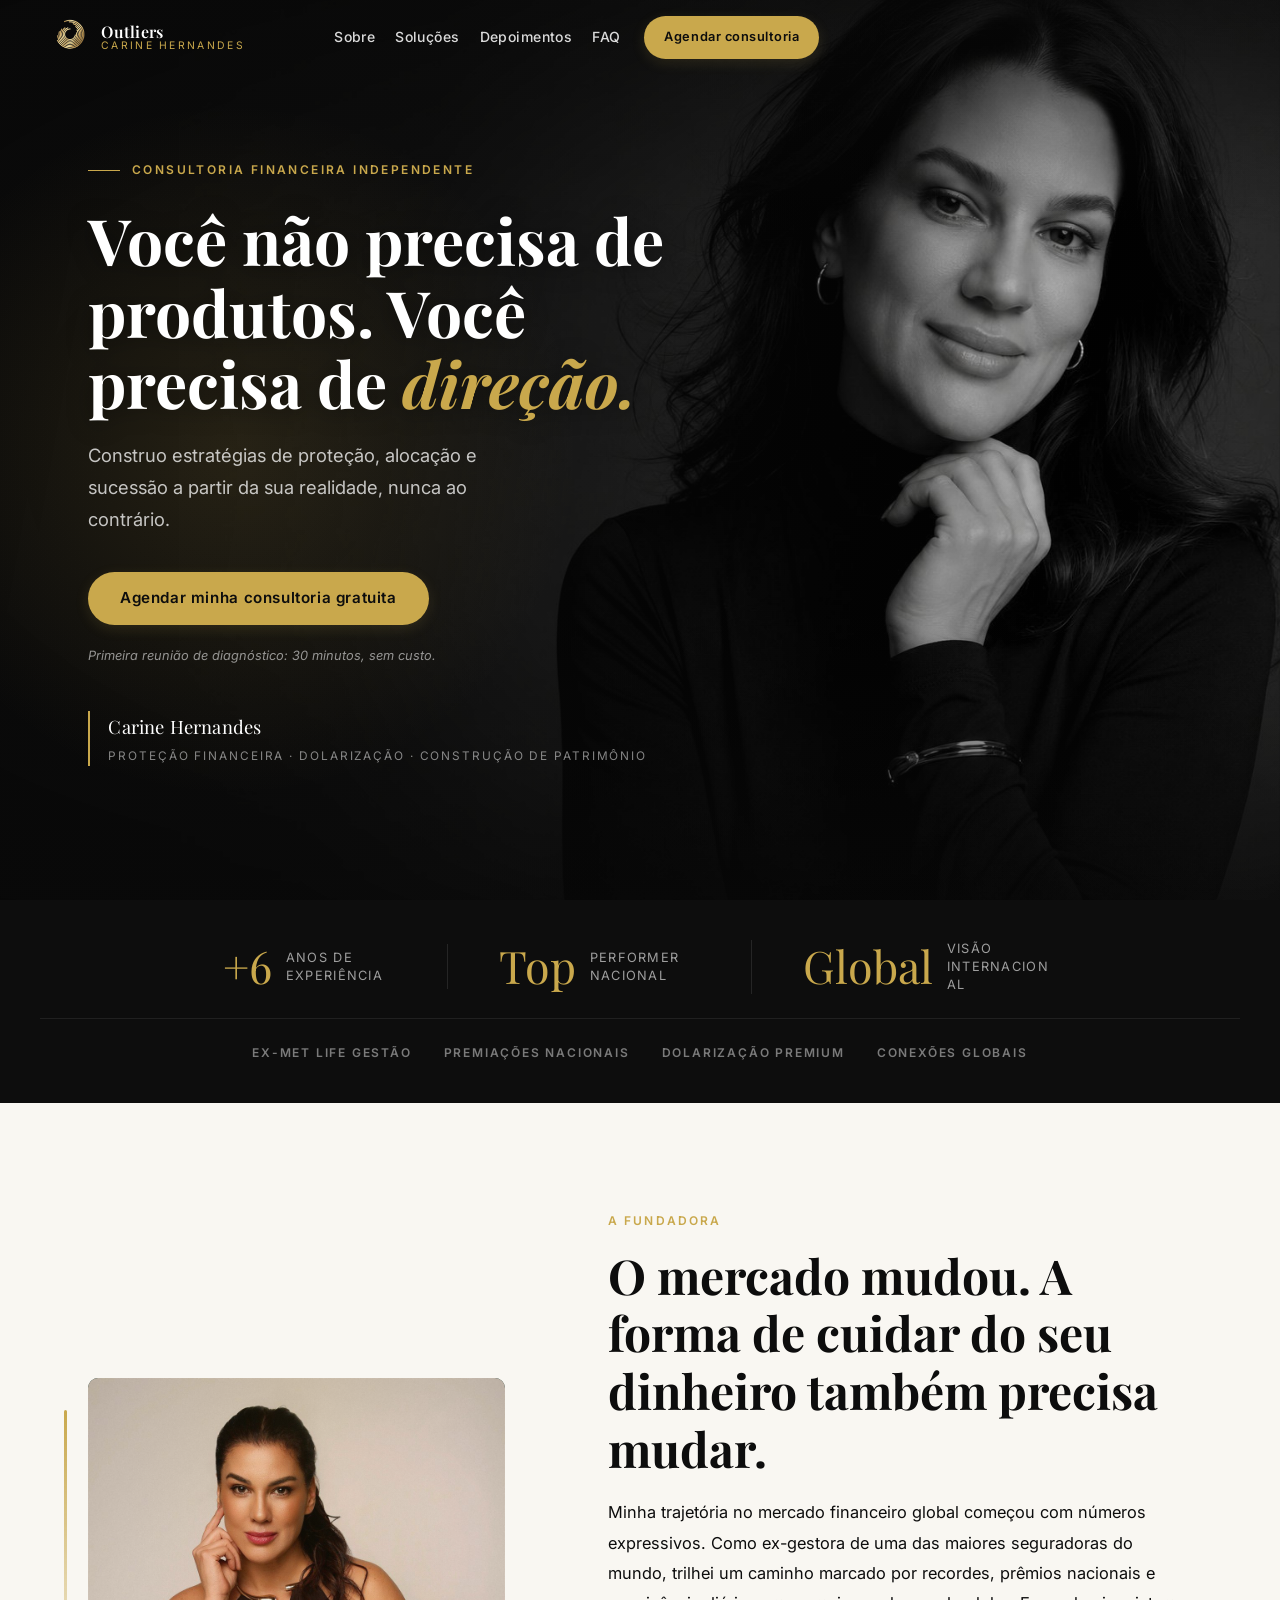
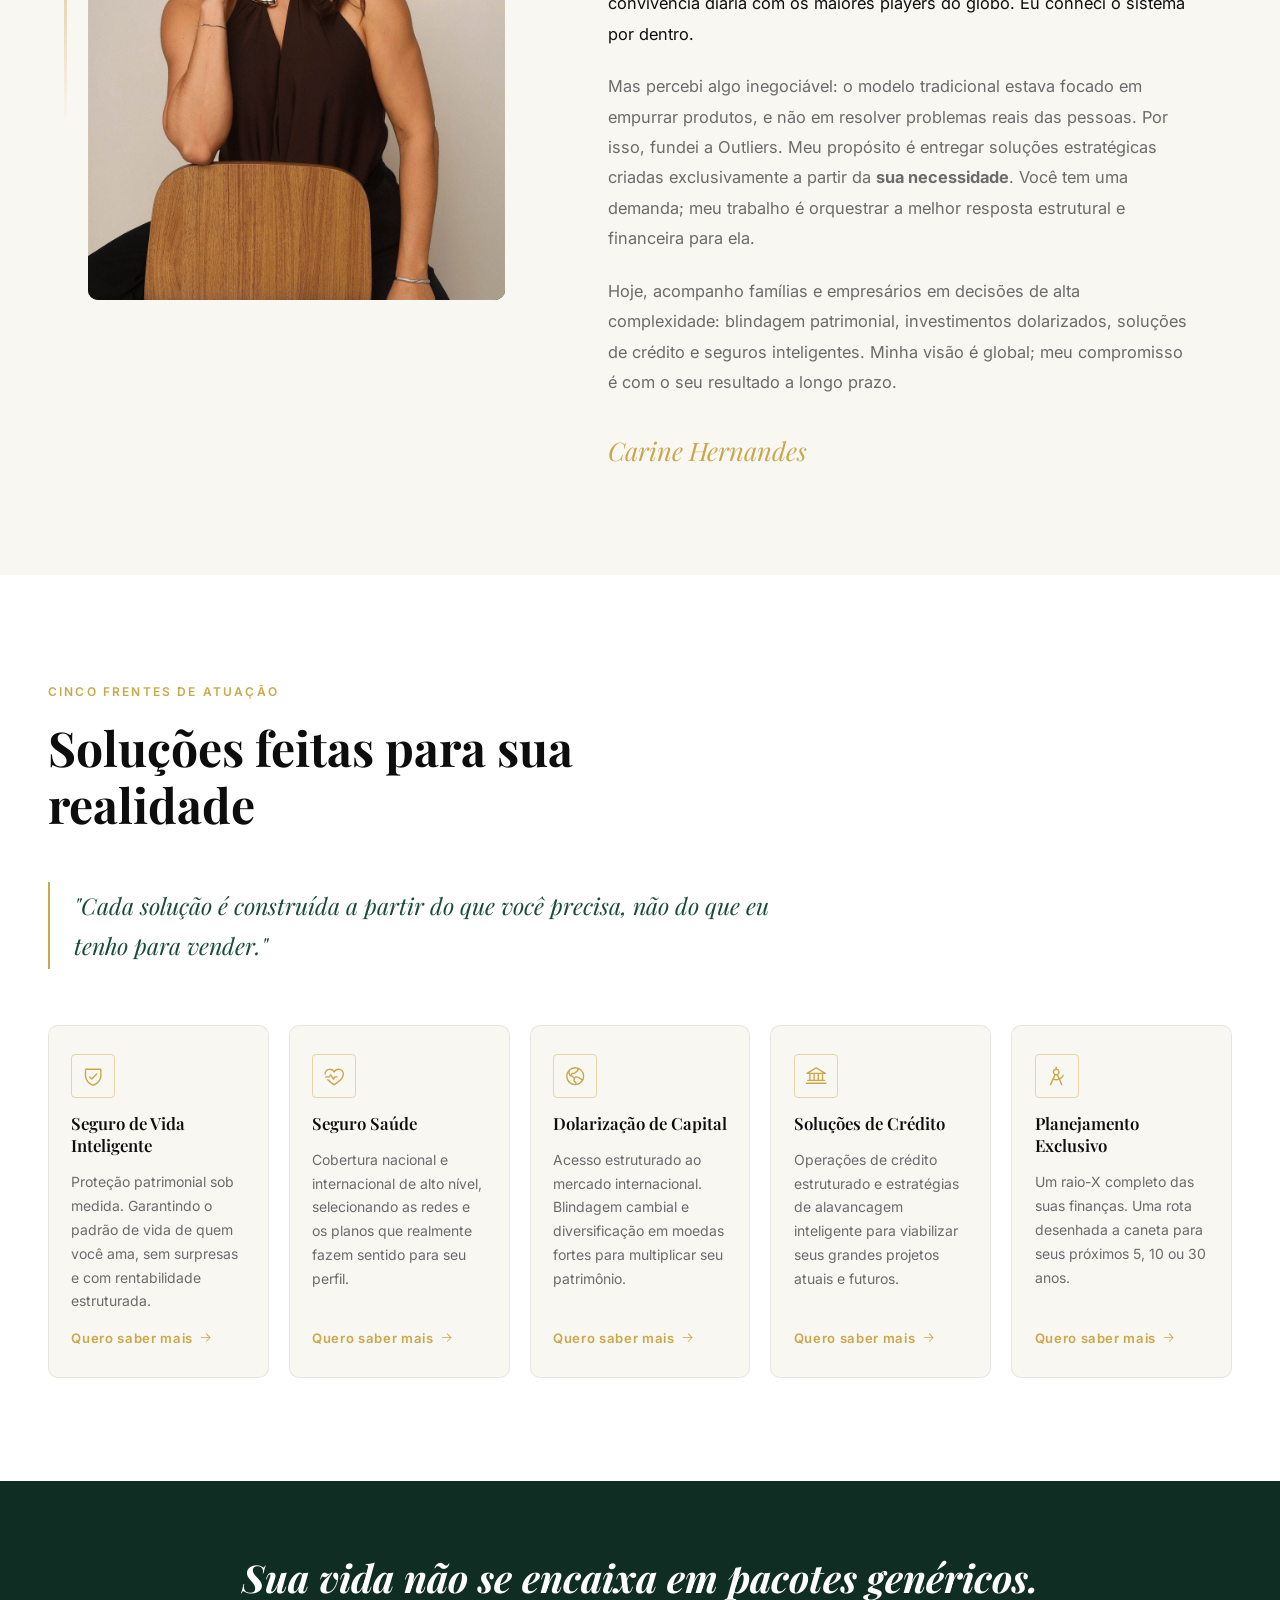
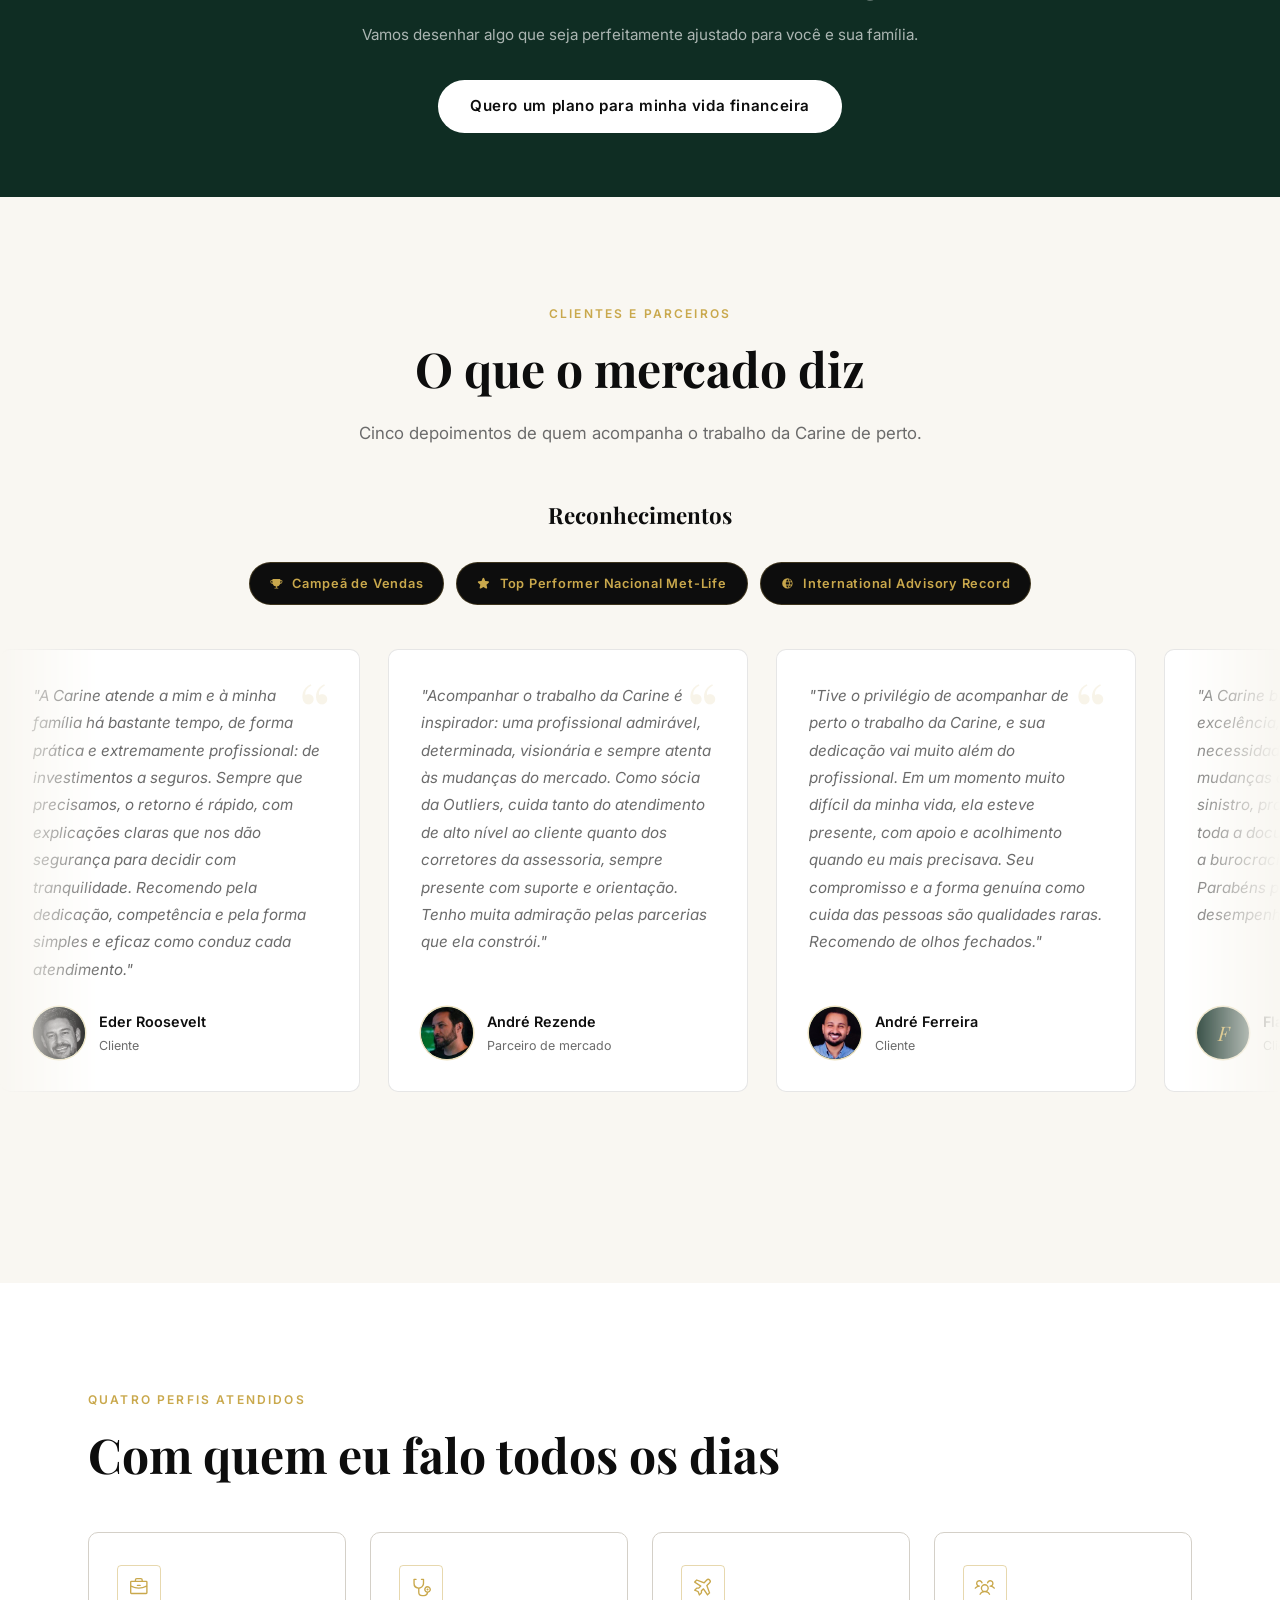
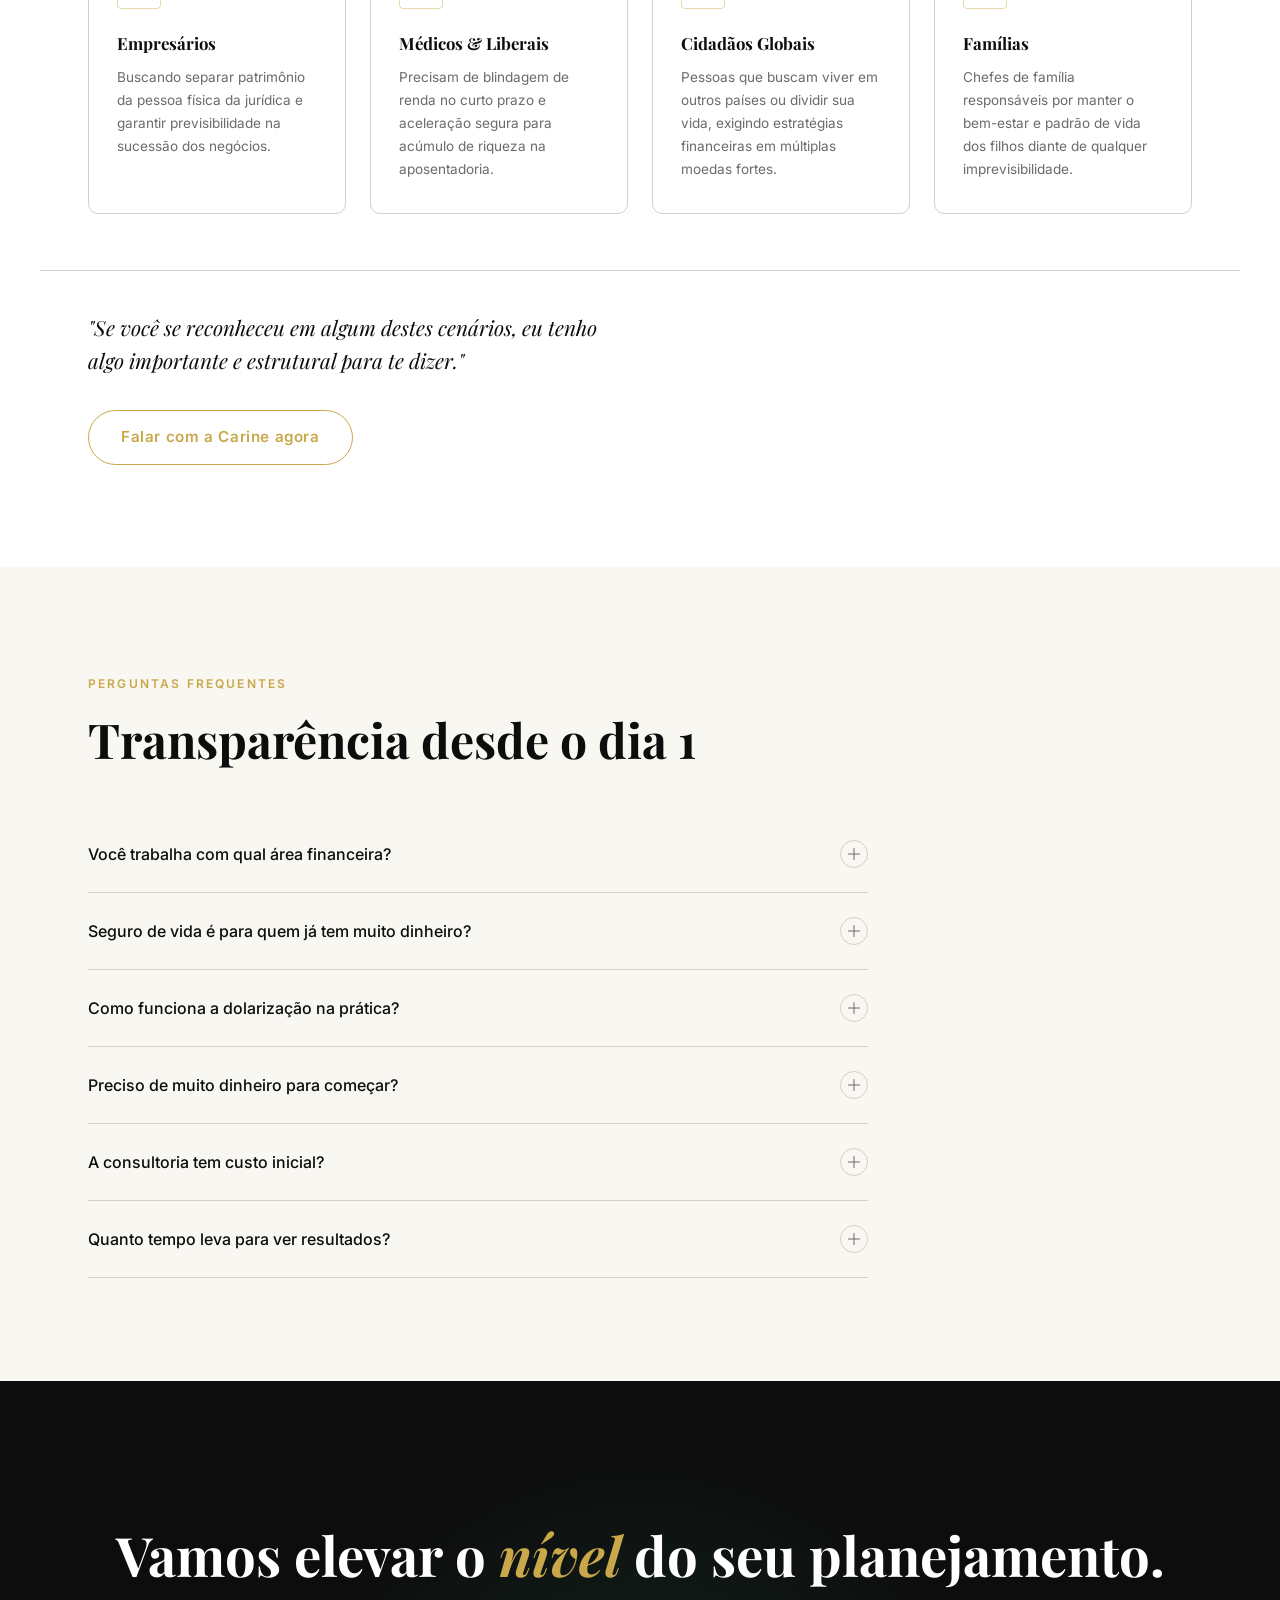
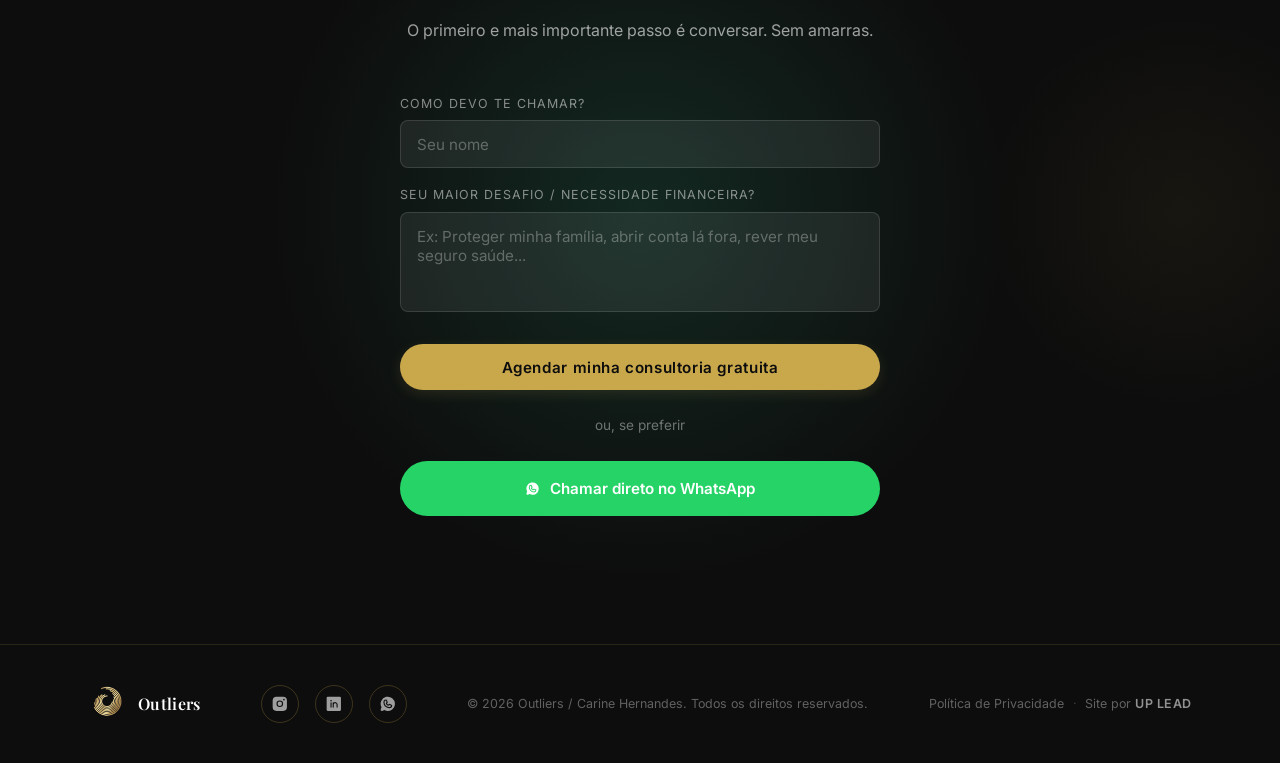
<file: carine/index.html>
<!DOCTYPE html>
<html lang="pt-BR">

<head>
  <meta charset="UTF-8">
  <meta name="viewport" content="width=device-width, initial-scale=1.0">

  <!-- Google tag (gtag.js) -->
  <script async src="https://www.googletagmanager.com/gtag/js?id=G-J5WZ1C52S2"></script>
  <script>
    window.dataLayer = window.dataLayer || [];
    function gtag(){dataLayer.push(arguments);}
    gtag('js', new Date());

    gtag('config', 'G-J5WZ1C52S2');
  </script>

  <!-- ---------- SEO ---------- -->
  <title>Carine Hernandes | Consultora Financeira | Outliers</title>
  <meta name="description"
    content="Consultoria financeira independente: seguro de vida, seguro saúde, crédito e dolarização. A solução parte da sua necessidade, não de um produto pronto.">
  <link rel="canonical" href="https://carineoutliers.com.br/">
  <meta name="robots" content="index, follow, max-image-preview:large">
  <meta name="author" content="Carine Hernandes">
  <meta name="theme-color" content="#0D0D0D">

  <!-- ---------- Compartilhamento (Open Graph / WhatsApp / LinkedIn) ---------- -->
  <meta property="og:type" content="website">
  <meta property="og:locale" content="pt_BR">
  <meta property="og:site_name" content="Outliers | Carine Hernandes">
  <meta property="og:url" content="https://carineoutliers.com.br/">
  <meta property="og:title" content="Carine Hernandes | Consultora Financeira | Outliers">
  <meta property="og:description"
    content="Consultoria financeira independente: seguro de vida, seguro saúde, crédito e dolarização. A solução parte da sua necessidade, não de um produto pronto.">
  <meta property="og:image" content="https://carineoutliers.com.br/assets/images/og-image.jpg">
  <meta property="og:image:width" content="1200">
  <meta property="og:image:height" content="630">
  <meta property="og:image:alt" content="Carine Hernandes, consultora financeira da Outliers">

  <meta name="twitter:card" content="summary_large_image">
  <meta name="twitter:title" content="Carine Hernandes | Consultora Financeira | Outliers">
  <meta name="twitter:description"
    content="Consultoria financeira independente: seguro de vida, seguro saúde, crédito e dolarização.">
  <meta name="twitter:image" content="https://carineoutliers.com.br/assets/images/og-image.jpg">

  <!-- ---------- Favicons ---------- -->
  <link rel="icon" href="/favicon.ico" sizes="32x32">
  <link rel="icon" href="/assets/favicon/favicon-96x96.png" type="image/png" sizes="96x96">
  <link rel="apple-touch-icon" href="/apple-touch-icon.png">
  <link rel="manifest" href="/site.webmanifest">

  <!-- ---------- Fontes ----------
       Antes vinham por @import dentro do base.css, o que só iniciava o download
       depois do CSS baixar e parsear. Com preconnect + link o navegador começa
       a busca imediatamente. -->
  <link rel="preconnect" href="https://fonts.googleapis.com">
  <link rel="preconnect" href="https://fonts.gstatic.com" crossorigin>
  <link rel="stylesheet"
    href="https://fonts.googleapis.com/css2?family=Playfair+Display:ital,wght@0,400;0,600;0,700;1,400;1,600;1,700&family=Inter:wght@300;400;500;600&display=swap">

  <!-- ---------- CSS (ordem importa: base, layout, componentes, seções, animações) ---------- -->
  <link rel="stylesheet" href="css/base.css">
  <link rel="stylesheet" href="css/layout.css">
  <link rel="stylesheet" href="css/components.css">
  <link rel="stylesheet" href="css/sections.css">
  <link rel="stylesheet" href="css/animations.css">

  <!-- ---------- Dados estruturados ---------- -->
  <script type="application/ld+json">
  {
    "@context": "https://schema.org",
    "@type": "FinancialService",
    "name": "Outliers | Carine Hernandes",
    "description": "Consultoria financeira independente: seguro de vida, seguro saúde, crédito, dolarização e planejamento patrimonial.",
    "url": "https://carineoutliers.com.br/",
    "image": "https://carineoutliers.com.br/assets/images/og-image.jpg",
    "telephone": "+5541998003873",
    "areaServed": "BR",
    "availableLanguage": "pt-BR",
    "founder": {
      "@type": "Person",
      "name": "Carine Hernandes",
      "jobTitle": "Consultora Financeira",
      "sameAs": [
        "https://www.instagram.com/carinebozzareis/",
        "https://www.linkedin.com/in/carine-bozza-reis-hernandes-11439732/"
      ]
    },
    "sameAs": [
      "https://www.instagram.com/carinebozzareis/",
      "https://www.linkedin.com/in/carine-bozza-reis-hernandes-11439732/"
    ]
  }
  </script>
</head>

<body>

  <!-- ================= HEADER ================= -->
  <header class="header">
    <div class="container header-inner">

      <a href="#inicio" class="logo">
        <img src="assets/images/logo-outliers.png" alt="Logo Outliers" class="logo-img">
        <div class="logo-text">
          <span class="logo-name">Outliers</span>
          <span class="logo-brand">Carine Hernandes</span>
        </div>
      </a>

      <nav class="nav">
        <div class="nav-links">
          <a href="#sobre">Sobre</a>
          <a href="#solucoes">Soluções</a>
          <a href="#depoimentos">Depoimentos</a>
          <a href="#faq">FAQ</a>
        </div>
        <a href="#contato" class="btn btn-gold nav-cta">
          <span class="nav-cta-full">Agendar minha consultoria gratuita</span>
          <span class="nav-cta-short">Agendar consultoria</span>
        </a>
        <button class="hamburger" aria-label="Abrir menu">
          <span></span><span></span><span></span>
        </button>
      </nav>

    </div>
  </header>


  <!-- ================= SEÇÃO 1: HERO ================= -->
  <section class="hero" id="inicio">

    <!-- Foto full-bleed de fundo -->
    <div class="hero-media">
      <img src="assets/images/carine-hero-full.jpg"
           alt="Carine Hernandes, consultora financeira"
           class="hero-media-img" fetchpriority="high" decoding="async">
    </div>

    <div class="container hero-inner">

      <!-- Copy sobre a imagem -->
      <div class="hero-copy">
        <div class="hero-eyebrow">
          <div class="eyebrow-line"></div>
          <span class="eyebrow-text">Consultoria financeira independente</span>
        </div>

        <h1 class="hero-headline">Você não precisa de produtos. Você precisa de <em>direção.</em></h1>

        <p class="hero-sub">Construo estratégias de proteção, alocação e sucessão a partir da sua realidade, nunca ao contrário.</p>

        <div class="hero-cta-group">
          <a href="#contato" class="btn btn-gold">Agendar minha consultoria gratuita</a>
          <span class="hero-micro">Primeira reunião de diagnóstico: 30 minutos, sem custo.</span>
        </div>

        <!-- Assinatura / credencial -->
        <div class="hero-signature">
          <span class="hero-signature-name">Carine Hernandes</span>
          <span class="hero-signature-role">Proteção financeira · Dolarização · Construção de patrimônio</span>
        </div>
      </div>

    </div>

  </section>


  <!-- ================= SEÇÃO 2: AUTORIDADE ================= -->
  <section class="authority">
    <div class="container authority-inner">
      <div class="authority-stat">
        <span class="stat-number">+6</span>
        <span class="stat-label">Anos de Experiência</span>
      </div>
      <div class="authority-stat">
        <span class="stat-number">Top</span>
        <span class="stat-label">Performer Nacional</span>
      </div>
      <div class="authority-stat">
        <span class="stat-number">Global</span>
        <span class="stat-label">Visão Internacional</span>
      </div>
    </div>

    <div class="container authority-logos">
      <span class="authority-logo-item">Ex-Met Life Gestão</span>
      <span class="authority-logo-item">Premiações Nacionais</span>
      <span class="authority-logo-item">Dolarização Premium</span>
      <span class="authority-logo-item">Conexões Globais</span>
    </div>
  </section>


  <!-- ================= SEÇÃO 3: SOBRE ================= -->
  <section class="section about" id="sobre">
    <div class="container about-inner">

      <!-- Visual: foto + badge + linha decorativa -->
      <div class="about-visual reveal">
        <div class="about-img-frame">
          <img src="assets/images/carine-sobre.jpg" alt="Carine Hernandes, fundadora da Outliers"
               width="1000" height="1250" loading="lazy" decoding="async">
        </div>
        <div class="about-decor-line"></div>
      </div>

      <!-- Texto -->
      <div class="about-content reveal">
        <span class="section-label">A Fundadora</span>
        <h2 class="section-title">O mercado mudou. A forma de cuidar do seu dinheiro também precisa mudar.</h2>

        <p class="about-text">Minha trajetória no mercado financeiro global começou com números expressivos. Como
          ex-gestora de uma das maiores seguradoras do mundo, trilhei um caminho marcado por recordes, prêmios nacionais
          e convivência diária com os maiores players do globo. Eu conheci o sistema por dentro.</p>

        <p class="about-text">Mas percebi algo inegociável: o modelo tradicional estava focado em empurrar produtos, e
          não em resolver problemas reais das pessoas. Por isso, fundei a Outliers. Meu propósito é entregar soluções
          estratégicas criadas exclusivamente a partir da <strong>sua necessidade</strong>. Você tem uma demanda; meu
          trabalho é orquestrar a melhor resposta estrutural e financeira para ela.</p>

        <p class="about-text">Hoje, acompanho famílias e empresários em decisões de alta complexidade: blindagem
          patrimonial, investimentos dolarizados, soluções de crédito e seguros inteligentes. Minha visão é global; meu
          compromisso é com o seu resultado a longo prazo.</p>

        <span class="about-signature">Carine Hernandes</span>
      </div>

    </div>
  </section>


  <!-- ================= SEÇÃO 4: SOLUÇÕES ================= -->
  <section class="section solutions" id="solucoes">
    <div class="container">

      <div class="section-head reveal">
        <span class="section-label">Cinco frentes de atuação</span>
        <h2 class="section-title">Soluções feitas para sua realidade</h2>
      </div>

      <div class="solutions-philosophy reveal">
        "Cada solução é construída a partir do que você precisa, não do que eu tenho para vender."
      </div>

      <div class="solutions-grid">

        <div class="solution-card reveal">
          <div class="solution-icon"><svg class="icon" viewBox="0 0 256 256" fill="currentColor" aria-hidden="true" focusable="false"><path d="M208,40H48A16,16,0,0,0,32,56v56c0,52.72,25.52,84.67,46.93,102.19,23.06,18.86,46,25.26,47,25.53a8,8,0,0,0,4.2,0c1-.27,23.91-6.67,47-25.53C198.48,196.67,224,164.72,224,112V56A16,16,0,0,0,208,40Zm0,72c0,37.07-13.66,67.16-40.6,89.42A129.3,129.3,0,0,1,128,223.62a128.25,128.25,0,0,1-38.92-21.81C61.82,179.51,48,149.3,48,112l0-56,160,0ZM82.34,141.66a8,8,0,0,1,11.32-11.32L112,148.69l50.34-50.35a8,8,0,0,1,11.32,11.32l-56,56a8,8,0,0,1-11.32,0Z"/></svg></div>
          <h3 class="solution-title">Seguro de Vida Inteligente</h3>
          <p class="solution-desc">Proteção patrimonial sob medida. Garantindo o padrão de vida de quem você ama, sem surpresas e com rentabilidade estruturada.</p>
          <a href="#contato" class="solution-cta">Quero saber mais <svg class="icon" viewBox="0 0 256 256" fill="currentColor" aria-hidden="true" focusable="false"><path d="M221.66,133.66l-72,72a8,8,0,0,1-11.32-11.32L196.69,136H40a8,8,0,0,1,0-16H196.69L138.34,61.66a8,8,0,0,1,11.32-11.32l72,72A8,8,0,0,1,221.66,133.66Z"/></svg></a>
        </div>

        <div class="solution-card reveal">
          <div class="solution-icon"><svg class="icon" viewBox="0 0 256 256" fill="currentColor" aria-hidden="true" focusable="false"><path d="M72,144H32a8,8,0,0,1,0-16H67.72l13.62-20.44a8,8,0,0,1,13.32,0l25.34,38,9.34-14A8,8,0,0,1,136,128h24a8,8,0,0,1,0,16H140.28l-13.62,20.44a8,8,0,0,1-13.32,0L88,126.42l-9.34,14A8,8,0,0,1,72,144ZM178,40c-20.65,0-38.73,8.88-50,23.89C116.73,48.88,98.65,40,78,40a62.07,62.07,0,0,0-62,62c0,.75,0,1.5,0,2.25a8,8,0,1,0,16-.5c0-.58,0-1.17,0-1.75A46.06,46.06,0,0,1,78,56c19.45,0,35.78,10.36,42.6,27a8,8,0,0,0,14.8,0c6.82-16.67,23.15-27,42.6-27a46.06,46.06,0,0,1,46,46c0,53.61-77.76,102.15-96,112.8-10.83-6.31-42.63-26-66.68-52.21a8,8,0,1,0-11.8,10.82c31.17,34,72.93,56.68,74.69,57.63a8,8,0,0,0,7.58,0C136.21,228.66,240,172,240,102A62.07,62.07,0,0,0,178,40Z"/></svg></div>
          <h3 class="solution-title">Seguro Saúde</h3>
          <p class="solution-desc">Cobertura nacional e internacional de alto nível, selecionando as redes e os planos que realmente fazem sentido para seu perfil.</p>
          <a href="#contato" class="solution-cta">Quero saber mais <svg class="icon" viewBox="0 0 256 256" fill="currentColor" aria-hidden="true" focusable="false"><path d="M221.66,133.66l-72,72a8,8,0,0,1-11.32-11.32L196.69,136H40a8,8,0,0,1,0-16H196.69L138.34,61.66a8,8,0,0,1,11.32-11.32l72,72A8,8,0,0,1,221.66,133.66Z"/></svg></a>
        </div>

        <div class="solution-card reveal">
          <div class="solution-icon"><svg class="icon" viewBox="0 0 256 256" fill="currentColor" aria-hidden="true" focusable="false"><path d="M128,24A104,104,0,1,0,232,128,104.11,104.11,0,0,0,128,24Zm88,104a87.62,87.62,0,0,1-6.4,32.94l-44.7-27.49a15.92,15.92,0,0,0-6.24-2.23l-22.82-3.08a16.11,16.11,0,0,0-16,7.86h-8.72l-3.8-7.86a15.91,15.91,0,0,0-11-8.67l-8-1.73L96.14,104h16.71a16.06,16.06,0,0,0,7.73-2l12.25-6.76a16.62,16.62,0,0,0,3-2.14l26.91-24.34A15.93,15.93,0,0,0,166,49.1l-.36-.65A88.11,88.11,0,0,1,216,128ZM143.31,41.34,152,56.9,125.09,81.24,112.85,88H96.14a16,16,0,0,0-13.88,8l-8.73,15.23L63.38,84.19,74.32,58.32a87.87,87.87,0,0,1,69-17ZM40,128a87.53,87.53,0,0,1,8.54-37.8l11.34,30.27a16,16,0,0,0,11.62,10l21.43,4.61L96.74,143a16.09,16.09,0,0,0,14.4,9h1.48l-7.23,16.23a16,16,0,0,0,2.86,17.37l.14.14L128,205.94l-1.94,10A88.11,88.11,0,0,1,40,128Zm102.58,86.78,1.13-5.81a16.09,16.09,0,0,0-4-13.9,1.85,1.85,0,0,1-.14-.14L120,174.74,133.7,144l22.82,3.08,45.72,28.12A88.18,88.18,0,0,1,142.58,214.78Z"/></svg></div>
          <h3 class="solution-title">Dolarização de Capital</h3>
          <p class="solution-desc">Acesso estruturado ao mercado internacional. Blindagem cambial e diversificação em moedas fortes para multiplicar seu patrimônio.</p>
          <a href="#contato" class="solution-cta">Quero saber mais <svg class="icon" viewBox="0 0 256 256" fill="currentColor" aria-hidden="true" focusable="false"><path d="M221.66,133.66l-72,72a8,8,0,0,1-11.32-11.32L196.69,136H40a8,8,0,0,1,0-16H196.69L138.34,61.66a8,8,0,0,1,11.32-11.32l72,72A8,8,0,0,1,221.66,133.66Z"/></svg></a>
        </div>

        <div class="solution-card reveal">
          <div class="solution-icon"><svg class="icon" viewBox="0 0 256 256" fill="currentColor" aria-hidden="true" focusable="false"><path d="M24,104H48v64H32a8,8,0,0,0,0,16H224a8,8,0,0,0,0-16H208V104h24a8,8,0,0,0,4.19-14.81l-104-64a8,8,0,0,0-8.38,0l-104,64A8,8,0,0,0,24,104Zm40,0H96v64H64Zm80,0v64H112V104Zm48,64H160V104h32ZM128,41.39,203.74,88H52.26ZM248,208a8,8,0,0,1-8,8H16a8,8,0,0,1,0-16H240A8,8,0,0,1,248,208Z"/></svg></div>
          <h3 class="solution-title">Soluções de Crédito</h3>
          <p class="solution-desc">Operações de crédito estruturado e estratégias de alavancagem inteligente para viabilizar seus grandes projetos atuais e futuros.</p>
          <a href="#contato" class="solution-cta">Quero saber mais <svg class="icon" viewBox="0 0 256 256" fill="currentColor" aria-hidden="true" focusable="false"><path d="M221.66,133.66l-72,72a8,8,0,0,1-11.32-11.32L196.69,136H40a8,8,0,0,1,0-16H196.69L138.34,61.66a8,8,0,0,1,11.32-11.32l72,72A8,8,0,0,1,221.66,133.66Z"/></svg></a>
        </div>

        <div class="solution-card reveal">
          <div class="solution-icon"><svg class="icon" viewBox="0 0 256 256" fill="currentColor" aria-hidden="true" focusable="false"><path d="M215.12,123.64a8,8,0,1,0-14.24-7.28,79.58,79.58,0,0,1-33.08,33.5l-16.58-37.32A40,40,0,0,0,136,40.8V24a8,8,0,0,0-16,0V40.8a40,40,0,0,0-15.22,71.74L56.69,220.75a8,8,0,1,0,14.62,6.5l25.14-56.56A95.48,95.48,0,0,0,128,176a99.13,99.13,0,0,0,31.6-5.21l25.09,56.46a8,8,0,0,0,14.62-6.5l-25-56.25A95.81,95.81,0,0,0,215.12,123.64ZM128,56a24,24,0,1,1-24,24A24,24,0,0,1,128,56Zm0,104a79.52,79.52,0,0,1-25-4l16.42-36.94a39.81,39.81,0,0,0,17.2,0l16.48,37.06A83.21,83.21,0,0,1,128,160Z"/></svg></div>
          <h3 class="solution-title">Planejamento Exclusivo</h3>
          <p class="solution-desc">Um raio-X completo das suas finanças. Uma rota desenhada a caneta para seus próximos 5, 10 ou 30 anos.</p>
          <a href="#contato" class="solution-cta">Quero saber mais <svg class="icon" viewBox="0 0 256 256" fill="currentColor" aria-hidden="true" focusable="false"><path d="M221.66,133.66l-72,72a8,8,0,0,1-11.32-11.32L196.69,136H40a8,8,0,0,1,0-16H196.69L138.34,61.66a8,8,0,0,1,11.32-11.32l72,72A8,8,0,0,1,221.66,133.66Z"/></svg></a>
        </div>

      </div>
    </div>
  </section>


  <!-- ================= MID CTA ================= -->
  <section class="mid-cta">
    <div class="container reveal">
      <h2 class="mid-cta-title">Sua vida não se encaixa em pacotes genéricos.</h2>
      <p class="mid-cta-sub">Vamos desenhar algo que seja perfeitamente ajustado para você e sua família.</p>
      <a href="#contato" class="btn btn-white">Quero um plano para minha vida financeira</a>
    </div>
  </section>


  <!-- ================= SEÇÃO 5: PROVA SOCIAL ================= -->
  <section class="section social-proof" id="depoimentos">

    <div class="container section-head reveal">
      <span class="section-label">Clientes e parceiros</span>
      <h2 class="section-title">O que o mercado diz</h2>
      <p class="section-sub">Cinco depoimentos de quem acompanha o trabalho da Carine de perto.</p>
    </div>

    <!-- Prêmios -->
    <div class="container awards-section reveal">
      <h3 class="awards-title">Reconhecimentos</h3>
      <div class="awards-grid">
        <span class="award-badge"><svg class="icon" viewBox="0 0 256 256" fill="currentColor" aria-hidden="true" focusable="false"><path d="M232,64H208V48a8,8,0,0,0-8-8H56a8,8,0,0,0-8,8V64H24A16,16,0,0,0,8,80V96a40,40,0,0,0,40,40h3.65A80.13,80.13,0,0,0,120,191.61V216H96a8,8,0,0,0,0,16h64a8,8,0,0,0,0-16H136V191.58c31.94-3.23,58.44-25.64,68.08-55.58H208a40,40,0,0,0,40-40V80A16,16,0,0,0,232,64ZM48,120A24,24,0,0,1,24,96V80H48v32q0,4,.39,8ZM232,96a24,24,0,0,1-24,24h-.5a81.81,81.81,0,0,0,.5-8.9V80h24Z"/></svg> Campeã de Vendas</span>
        <span class="award-badge"><svg class="icon" viewBox="0 0 256 256" fill="currentColor" aria-hidden="true" focusable="false"><path d="M234.29,114.85l-45,38.83L203,211.75a16.4,16.4,0,0,1-24.5,17.82L128,198.49,77.47,229.57A16.4,16.4,0,0,1,53,211.75l13.76-58.07-45-38.83A16.46,16.46,0,0,1,31.08,86l59-4.76,22.76-55.08a16.36,16.36,0,0,1,30.27,0l22.75,55.08,59,4.76a16.46,16.46,0,0,1,9.37,28.86Z"/></svg> Top Performer Nacional Met-Life</span>
        <span class="award-badge"><svg class="icon" viewBox="0 0 256 256" fill="currentColor" aria-hidden="true" focusable="false"><path d="M128,24h0A104,104,0,1,0,232,128,104.12,104.12,0,0,0,128,24Zm78.36,64H170.71a135.28,135.28,0,0,0-22.3-45.6A88.29,88.29,0,0,1,206.37,88ZM216,128a87.61,87.61,0,0,1-3.33,24H174.16a157.44,157.44,0,0,0,0-48h38.51A87.61,87.61,0,0,1,216,128ZM128,43a115.27,115.27,0,0,1,26,45H102A115.11,115.11,0,0,1,128,43ZM102,168H154a115.11,115.11,0,0,1-26,45A115.27,115.27,0,0,1,102,168Zm-3.9-16a140.84,140.84,0,0,1,0-48h59.88a140.84,140.84,0,0,1,0,48Zm50.35,61.6a135.28,135.28,0,0,0,22.3-45.6h35.66A88.29,88.29,0,0,1,148.41,213.6Z"/></svg> International Advisory Record</span>
      </div>
    </div>

    <!-- Depoimentos: carrossel automático infinito -->
    <div class="testimonials-marquee reveal">
      <div class="testimonials-track">

        <div class="testimonial-card">
          <p class="testimonial-text">"A Carine atende a mim e à minha família há bastante tempo, de forma prática e
            extremamente profissional: de investimentos a seguros. Sempre que precisamos, o retorno é rápido, com explicações
            claras que nos dão segurança para decidir com tranquilidade. Recomendo pela dedicação, competência e pela forma
            simples e eficaz como conduz cada atendimento."</p>
          <div class="testimonial-author">
            <div class="testimonial-avatar">
              <img src="assets/images/depoimento-eder-roosevelt.jpg" alt="Eder Roosevelt" width="52" height="52" loading="lazy" decoding="async">
            </div>
            <div>
              <div class="testimonial-name">Eder Roosevelt</div>
              <div class="testimonial-role">Cliente</div>
            </div>
          </div>
        </div>

        <div class="testimonial-card">
          <p class="testimonial-text">"Acompanhar o trabalho da Carine é inspirador: uma profissional admirável,
            determinada, visionária e sempre atenta às mudanças do mercado. Como sócia da Outliers, cuida tanto do atendimento
            de alto nível ao cliente quanto dos corretores da assessoria, sempre presente com suporte e orientação. Tenho muita
            admiração pelas parcerias que ela constrói."</p>
          <div class="testimonial-author">
            <div class="testimonial-avatar">
              <img src="assets/images/depoimento-andre-rezende.jpg" alt="André Rezende" width="52" height="52" loading="lazy" decoding="async">
            </div>
            <div>
              <div class="testimonial-name">André Rezende</div>
              <div class="testimonial-role">Parceiro de mercado</div>
            </div>
          </div>
        </div>

        <div class="testimonial-card">
          <p class="testimonial-text">"Tive o privilégio de acompanhar de perto o trabalho da Carine, e sua dedicação vai
            muito além do profissional. Em um momento muito difícil da minha vida, ela esteve presente, com apoio e acolhimento
            quando eu mais precisava. Seu compromisso e a forma genuína como cuida das pessoas são qualidades raras. Recomendo
            de olhos fechados."</p>
          <div class="testimonial-author">
            <div class="testimonial-avatar">
              <img src="assets/images/depoimento-andre-ferreira.jpg" alt="André Ferreira" width="52" height="52" loading="lazy" decoding="async">
            </div>
            <div>
              <div class="testimonial-name">André Ferreira</div>
              <div class="testimonial-role">Cliente</div>
            </div>
          </div>
        </div>

        <div class="testimonial-card">
          <p class="testimonial-text">"A Carine busca fazer seu trabalho com excelência, sempre atenta às necessidades do
            cliente e também às mudanças do mercado. Quando tive um sinistro, prontamente ajudou a preparar toda a documentação
            de forma a reduzir a burocracia e agilizar todo o processo. Parabéns pelo seu excelente desempenho profissional."</p>
          <div class="testimonial-author">
            <!-- Sem foto: avatar cai no fallback de inicial -->
            <div class="testimonial-avatar">F</div>
            <div>
              <div class="testimonial-name">Flavio Fontana</div>
              <div class="testimonial-role">Cliente</div>
            </div>
          </div>
        </div>

        <div class="testimonial-card">
          <p class="testimonial-text">"A Carine atende a mim e à minha família há muito tempo, com conhecimento,
            comprometimento e muita agilidade: de investimentos a seguros. Quando minha esposa precisou operar o joelho, por
            duas vezes, ela nos ajudou prontamente com a questão do seguro e agilizou o pagamento rapidamente. É um atendimento
            que transmite confiança e faz toda a diferença."</p>
          <div class="testimonial-author">
            <div class="testimonial-avatar">
              <img src="assets/images/depoimento-gabriel-de-geroni.jpg" alt="Gabriel De Geroni" width="52" height="52" loading="lazy" decoding="async">
            </div>
            <div>
              <div class="testimonial-name">Gabriel De Geroni</div>
              <div class="testimonial-role">Cliente</div>
            </div>
          </div>
        </div>

        <!-- Cópia idêntica: garante o loop contínuo sem emenda visível -->
        <div class="testimonial-card" aria-hidden="true">
          <p class="testimonial-text">"A Carine atende a mim e à minha família há bastante tempo, de forma prática e
            extremamente profissional: de investimentos a seguros. Sempre que precisamos, o retorno é rápido, com explicações
            claras que nos dão segurança para decidir com tranquilidade. Recomendo pela dedicação, competência e pela forma
            simples e eficaz como conduz cada atendimento."</p>
          <div class="testimonial-author">
            <div class="testimonial-avatar">
              <img src="assets/images/depoimento-eder-roosevelt.jpg" alt="" width="52" height="52" loading="lazy" decoding="async">
            </div>
            <div>
              <div class="testimonial-name">Eder Roosevelt</div>
              <div class="testimonial-role">Cliente</div>
            </div>
          </div>
        </div>

        <div class="testimonial-card" aria-hidden="true">
          <p class="testimonial-text">"Acompanhar o trabalho da Carine é inspirador: uma profissional admirável,
            determinada, visionária e sempre atenta às mudanças do mercado. Como sócia da Outliers, cuida tanto do atendimento
            de alto nível ao cliente quanto dos corretores da assessoria, sempre presente com suporte e orientação. Tenho muita
            admiração pelas parcerias que ela constrói."</p>
          <div class="testimonial-author">
            <div class="testimonial-avatar">
              <img src="assets/images/depoimento-andre-rezende.jpg" alt="" width="52" height="52" loading="lazy" decoding="async">
            </div>
            <div>
              <div class="testimonial-name">André Rezende</div>
              <div class="testimonial-role">Parceiro de mercado</div>
            </div>
          </div>
        </div>

        <div class="testimonial-card" aria-hidden="true">
          <p class="testimonial-text">"Tive o privilégio de acompanhar de perto o trabalho da Carine, e sua dedicação vai
            muito além do profissional. Em um momento muito difícil da minha vida, ela esteve presente, com apoio e acolhimento
            quando eu mais precisava. Seu compromisso e a forma genuína como cuida das pessoas são qualidades raras. Recomendo
            de olhos fechados."</p>
          <div class="testimonial-author">
            <div class="testimonial-avatar">
              <img src="assets/images/depoimento-andre-ferreira.jpg" alt="" width="52" height="52" loading="lazy" decoding="async">
            </div>
            <div>
              <div class="testimonial-name">André Ferreira</div>
              <div class="testimonial-role">Cliente</div>
            </div>
          </div>
        </div>

        <div class="testimonial-card" aria-hidden="true">
          <p class="testimonial-text">"A Carine busca fazer seu trabalho com excelência, sempre atenta às necessidades do
            cliente e também às mudanças do mercado. Quando tive um sinistro, prontamente ajudou a preparar toda a documentação
            de forma a reduzir a burocracia e agilizar todo o processo. Parabéns pelo seu excelente desempenho profissional."</p>
          <div class="testimonial-author">
            <div class="testimonial-avatar">F</div>
            <div>
              <div class="testimonial-name">Flavio Fontana</div>
              <div class="testimonial-role">Cliente</div>
            </div>
          </div>
        </div>

        <div class="testimonial-card" aria-hidden="true">
          <p class="testimonial-text">"A Carine atende a mim e à minha família há muito tempo, com conhecimento,
            comprometimento e muita agilidade: de investimentos a seguros. Quando minha esposa precisou operar o joelho, por
            duas vezes, ela nos ajudou prontamente com a questão do seguro e agilizou o pagamento rapidamente. É um atendimento
            que transmite confiança e faz toda a diferença."</p>
          <div class="testimonial-author">
            <div class="testimonial-avatar">
              <img src="assets/images/depoimento-gabriel-de-geroni.jpg" alt="" width="52" height="52" loading="lazy" decoding="async">
            </div>
            <div>
              <div class="testimonial-name">Gabriel De Geroni</div>
              <div class="testimonial-role">Cliente</div>
            </div>
          </div>
        </div>

      </div>
    </div>
  </section>


  <!-- ================= SEÇÃO 6: PARA QUEM É ================= -->
  <section class="section for-whom">
    <div class="container section-head reveal">
      <span class="section-label">Quatro perfis atendidos</span>
      <h2 class="section-title">Com quem eu falo todos os dias</h2>
    </div>

    <div class="container profiles-grid">
      <div class="profile-card reveal">
        <div class="profile-icon"><svg class="icon" viewBox="0 0 256 256" fill="currentColor" aria-hidden="true" focusable="false"><path d="M216,56H176V48a24,24,0,0,0-24-24H104A24,24,0,0,0,80,48v8H40A16,16,0,0,0,24,72V200a16,16,0,0,0,16,16H216a16,16,0,0,0,16-16V72A16,16,0,0,0,216,56ZM96,48a8,8,0,0,1,8-8h48a8,8,0,0,1,8,8v8H96ZM216,72v41.61A184,184,0,0,1,128,136a184.07,184.07,0,0,1-88-22.38V72Zm0,128H40V131.64A200.19,200.19,0,0,0,128,152a200.25,200.25,0,0,0,88-20.37V200ZM104,112a8,8,0,0,1,8-8h32a8,8,0,0,1,0,16H112A8,8,0,0,1,104,112Z"/></svg></div>
        <h3 class="profile-title">Empresários</h3>
        <p class="profile-desc">Buscando separar patrimônio da pessoa física da jurídica e garantir previsibilidade na sucessão dos negócios.</p>
      </div>
      <div class="profile-card reveal">
        <div class="profile-icon"><svg class="icon" viewBox="0 0 256 256" fill="currentColor" aria-hidden="true" focusable="false"><path d="M220,160a12,12,0,1,1-12-12A12,12,0,0,1,220,160Zm-4.55,39.29A48.08,48.08,0,0,1,168,240H144a48.05,48.05,0,0,1-48-48V151.49A64,64,0,0,1,40,88V40a8,8,0,0,1,8-8H72a8,8,0,0,1,0,16H56V88a48,48,0,0,0,48.64,48c26.11-.34,47.36-22.25,47.36-48.83V48H136a8,8,0,0,1,0-16h24a8,8,0,0,1,8,8V87.17c0,32.84-24.53,60.29-56,64.31V192a32,32,0,0,0,32,32h24a32.06,32.06,0,0,0,31.22-25,40,40,0,1,1,16.23.27ZM232,160a24,24,0,1,0-24,24A24,24,0,0,0,232,160Z"/></svg></div>
        <h3 class="profile-title">Médicos & Liberais</h3>
        <p class="profile-desc">Precisam de blindagem de renda no curto prazo e aceleração segura para acúmulo de riqueza na aposentadoria.</p>
      </div>
      <div class="profile-card reveal">
        <div class="profile-icon"><svg class="icon" viewBox="0 0 256 256" fill="currentColor" aria-hidden="true" focusable="false"><path d="M185.33,114.21l29.14-27.42.17-.17a32,32,0,0,0-45.26-45.26c0,.06-.11.11-.17.17L141.79,70.67l-83-30.2a8,8,0,0,0-8.39,1.86l-24,24a8,8,0,0,0,1.22,12.31l63.89,42.59L76.69,136H56a8,8,0,0,0-5.65,2.34l-24,24A8,8,0,0,0,29,175.42l36.82,14.73,14.7,36.75.06.16a8,8,0,0,0,13.18,2.47l23.87-23.88A8,8,0,0,0,120,200V179.31l14.76-14.76,42.59,63.89a8,8,0,0,0,12.31,1.22l24-24a8,8,0,0,0,1.86-8.39Zm-.07,97.23-42.59-63.88A8,8,0,0,0,136.8,144c-.27,0-.53,0-.79,0a8,8,0,0,0-5.66,2.35l-24,24A8,8,0,0,0,104,176v20.69L90.93,209.76,79.43,181A8,8,0,0,0,75,176.57l-28.74-11.5L59.32,152H80a8,8,0,0,0,5.66-2.34l24-24a8,8,0,0,0-1.22-12.32L44.56,70.74l13.5-13.49,83.22,30.26a8,8,0,0,0,8.56-2L180.78,52.6A16,16,0,0,1,203.4,75.23l-32.87,30.93a8,8,0,0,0-2,8.56l30.26,83.22Z"/></svg></div>
        <h3 class="profile-title">Cidadãos Globais</h3>
        <p class="profile-desc">Pessoas que buscam viver em outros países ou dividir sua vida, exigindo estratégias financeiras em múltiplas moedas fortes.</p>
      </div>
      <div class="profile-card reveal">
        <div class="profile-icon"><svg class="icon" viewBox="0 0 256 256" fill="currentColor" aria-hidden="true" focusable="false"><path d="M244.8,150.4a8,8,0,0,1-11.2-1.6A51.6,51.6,0,0,0,192,128a8,8,0,0,1-7.37-4.89,8,8,0,0,1,0-6.22A8,8,0,0,1,192,112a24,24,0,1,0-23.24-30,8,8,0,1,1-15.5-4A40,40,0,1,1,219,117.51a67.94,67.94,0,0,1,27.43,21.68A8,8,0,0,1,244.8,150.4ZM190.92,212a8,8,0,1,1-13.84,8,57,57,0,0,0-98.16,0,8,8,0,1,1-13.84-8,72.06,72.06,0,0,1,33.74-29.92,48,48,0,1,1,58.36,0A72.06,72.06,0,0,1,190.92,212ZM128,176a32,32,0,1,0-32-32A32,32,0,0,0,128,176ZM72,120a8,8,0,0,0-8-8A24,24,0,1,1,87.24,82a8,8,0,1,0,15.5-4A40,40,0,1,0,37,117.51,67.94,67.94,0,0,0,9.6,139.19a8,8,0,1,0,12.8,9.61A51.6,51.6,0,0,1,64,128,8,8,0,0,0,72,120Z"/></svg></div>
        <h3 class="profile-title">Famílias</h3>
        <p class="profile-desc">Chefes de família responsáveis por manter o bem-estar e padrão de vida dos filhos diante de qualquer imprevisibilidade.</p>
      </div>
    </div>

    <div class="container for-whom-closing reveal">
      <p class="for-whom-quote">"Se você se reconheceu em algum destes cenários, eu tenho algo importante e estrutural para te dizer."</p>
      <a href="#contato" class="btn btn-outline">Falar com a Carine agora</a>
    </div>
  </section>


  <!-- ================= SEÇÃO 7: FAQ ================= -->
  <section class="section faq" id="faq">
    <div class="container">

      <div class="section-head reveal">
        <span class="section-label">Perguntas Frequentes</span>
        <h2 class="section-title">Transparência desde o dia 1</h2>
      </div>

      <div class="faq-list reveal">

        <div class="faq-item">
          <button class="faq-question">
            <span>Você trabalha com qual área financeira?</span>
            <span class="faq-icon"><svg class="icon" viewBox="0 0 256 256" fill="currentColor" aria-hidden="true" focusable="false"><path d="M224,128a8,8,0,0,1-8,8H136v80a8,8,0,0,1-16,0V136H40a8,8,0,0,1,0-16h80V40a8,8,0,0,1,16,0v80h80A8,8,0,0,1,224,128Z"/></svg></span>
          </button>
          <div class="faq-answer">
            <p>Eu atuo na proteção e estruturação global do seu patrimônio. Mais do que vender um produto x ou y (como
              seguro de vida, crédito ou seguro saúde), eu ouço a sua necessidade e busco a ferramenta ideal no mercado
              nacional ou internacional que resolva aquele problema.</p>
          </div>
        </div>

        <div class="faq-item">
          <button class="faq-question">
            <span>Seguro de vida é para quem já tem muito dinheiro?</span>
            <span class="faq-icon"><svg class="icon" viewBox="0 0 256 256" fill="currentColor" aria-hidden="true" focusable="false"><path d="M224,128a8,8,0,0,1-8,8H136v80a8,8,0,0,1-16,0V136H40a8,8,0,0,1,0-16h80V40a8,8,0,0,1,16,0v80h80A8,8,0,0,1,224,128Z"/></svg></span>
          </button>
          <div class="faq-answer">
            <p>Pelo contrário. Para quem está construindo patrimônio, o seguro garante que anos de esforço não sejam
              levados caso um evento inesperado aconteça. Ele é a fundação da sua casa financeira; investimentos são o
              telhado. E mesmo para os mais abastados, ele atua como ferramenta imbatível na sucessão e liquidez.</p>
          </div>
        </div>

        <div class="faq-item">
          <button class="faq-question">
            <span>Como funciona a dolarização na prática?</span>
            <span class="faq-icon"><svg class="icon" viewBox="0 0 256 256" fill="currentColor" aria-hidden="true" focusable="false"><path d="M224,128a8,8,0,0,1-8,8H136v80a8,8,0,0,1-16,0V136H40a8,8,0,0,1,0-16h80V40a8,8,0,0,1,16,0v80h80A8,8,0,0,1,224,128Z"/></svg></span>
          </button>
          <div class="faq-answer">
            <p>É o processo de expor parte do seu capital, ou suas estratégias de aposentadoria e proteção, ao dólar
              americano. Orientamos na abertura e estruturação deste caminho em jurisdições fortes e seguras, com apoio
              jurídico e fiscal dos nossos parceiros, blindando o seu futuro do risco local.</p>
          </div>
        </div>

        <div class="faq-item">
          <button class="faq-question">
            <span>Preciso de muito dinheiro para começar?</span>
            <span class="faq-icon"><svg class="icon" viewBox="0 0 256 256" fill="currentColor" aria-hidden="true" focusable="false"><path d="M224,128a8,8,0,0,1-8,8H136v80a8,8,0,0,1-16,0V136H40a8,8,0,0,1,0-16h80V40a8,8,0,0,1,16,0v80h80A8,8,0,0,1,224,128Z"/></svg></span>
          </button>
          <div class="faq-answer">
            <p>Não. Existem soluções desenhadas para diferentes faixas de renda e momentos de vida. A estratégia foca
              sempre na proporção do seu ganho atual e nos seus objetivos de escalabilidade. A ausência de muito capital
              inicial é o motivo exato pelo qual você precisa planejar com inteligência desde agora.</p>
          </div>
        </div>

        <div class="faq-item">
          <button class="faq-question">
            <span>A consultoria tem custo inicial?</span>
            <span class="faq-icon"><svg class="icon" viewBox="0 0 256 256" fill="currentColor" aria-hidden="true" focusable="false"><path d="M224,128a8,8,0,0,1-8,8H136v80a8,8,0,0,1-16,0V136H40a8,8,0,0,1,0-16h80V40a8,8,0,0,1,16,0v80h80A8,8,0,0,1,224,128Z"/></svg></span>
          </button>
          <div class="faq-answer">
            <p>A primeira reunião de diagnóstico é completamente isenta. Ela dura cerca de 30 minutos e serve para
              entendermos o seu momento. Se houver fit entre a sua necessidade e as nossas soluções, traçaremos juntos o
              próximo passo da sua assessoria.</p>
          </div>
        </div>

        <div class="faq-item">
          <button class="faq-question">
            <span>Quanto tempo leva para ver resultados?</span>
            <span class="faq-icon"><svg class="icon" viewBox="0 0 256 256" fill="currentColor" aria-hidden="true" focusable="false"><path d="M224,128a8,8,0,0,1-8,8H136v80a8,8,0,0,1-16,0V136H40a8,8,0,0,1,0-16h80V40a8,8,0,0,1,16,0v80h80A8,8,0,0,1,224,128Z"/></svg></span>
          </button>
          <div class="faq-answer">
            <p>A proteção patrimonial oferece resultados imediatos: na aprovação da sua apólice ou readequação fiscal, o
              grau de garantia da sua estabilidade zera seu estresse quase imediatamente. O acúmulo de capital segue a
              matemática e o tempo, com metas preestabelecidas na nossa jornada.</p>
          </div>
        </div>

      </div>
    </div>
  </section>


  <!-- ================= SEÇÃO 8: CTA / FORMULÁRIO ================= -->
  <section class="final-cta" id="contato">
    <div class="container">

      <h2 class="final-cta-title reveal">Vamos elevar o <em>nível</em> do seu planejamento.</h2>
      <p class="final-cta-sub reveal">O primeiro e mais importante passo é conversar. Sem amarras.</p>

      <form class="contact-form reveal" id="contactForm">

        <div class="form-group">
          <label for="nome">Como devo te chamar?</label>
          <input type="text" id="nome" placeholder="Seu nome" required>
        </div>

        <div class="form-group">
          <label for="desafio">Seu maior desafio / necessidade financeira?</label>
          <textarea id="desafio"
            placeholder="Ex: Proteger minha família, abrir conta lá fora, rever meu seguro saúde..."
            required></textarea>
        </div>

        <div class="form-group form-submit">
          <button type="submit" class="btn btn-gold btn-block">
            Agendar minha consultoria gratuita
          </button>
        </div>

        <div class="form-or">ou, se preferir</div>

        <a href="https://wa.me/5541998003873?text=Ol%C3%A1%2C%20Carine!%20Gostaria%20de%20entender%20mais%20sobre%20as%20suas%20solu%C3%A7%C3%B5es."
          target="_blank" rel="noopener noreferrer"
          class="whatsapp-alt-btn">
          <svg class="icon" viewBox="0 0 256 256" fill="currentColor" aria-hidden="true" focusable="false"><path d="M152.58,145.23l23,11.48A24,24,0,0,1,152,176a72.08,72.08,0,0,1-72-72A24,24,0,0,1,99.29,80.46l11.48,23L101,118a8,8,0,0,0-.73,7.51,56.47,56.47,0,0,0,30.15,30.15A8,8,0,0,0,138,155ZM232,128A104,104,0,0,1,79.12,219.82L45.07,231.17a16,16,0,0,1-20.24-20.24l11.35-34.05A104,104,0,1,1,232,128Zm-40,24a8,8,0,0,0-4.42-7.16l-32-16a8,8,0,0,0-8,.5l-14.69,9.8a40.55,40.55,0,0,1-16-16l9.8-14.69a8,8,0,0,0,.5-8l-16-32A8,8,0,0,0,104,64a40,40,0,0,0-40,40,88.1,88.1,0,0,0,88,88A40,40,0,0,0,192,152Z"/></svg> Chamar direto no WhatsApp
        </a>

      </form>
    </div>
  </section>


  <!-- ================= RODAPÉ ================= -->
  <footer class="footer">
    <div class="container footer-inner">

      <a href="#inicio" class="logo">
        <img src="assets/images/logo-outliers.png" alt="Logo Outliers" class="logo-img-footer">
        <div class="logo-text">
          <span class="logo-name logo-name-footer">Outliers</span>
        </div>
      </a>

      <div class="footer-social">
        <a href="https://www.instagram.com/carinebozzareis/" class="social-link" aria-label="Instagram"
          target="_blank" rel="noopener noreferrer">
          <svg class="icon" viewBox="0 0 256 256" fill="currentColor" aria-hidden="true" focusable="false"><path d="M176,24H80A56.06,56.06,0,0,0,24,80v96a56.06,56.06,0,0,0,56,56h96a56.06,56.06,0,0,0,56-56V80A56.06,56.06,0,0,0,176,24ZM128,176a48,48,0,1,1,48-48A48.05,48.05,0,0,1,128,176Zm60-96a12,12,0,1,1,12-12A12,12,0,0,1,188,80Zm-28,48a32,32,0,1,1-32-32A32,32,0,0,1,160,128Z"/></svg>
        </a>
        <a href="https://www.linkedin.com/in/carine-bozza-reis-hernandes-11439732/" class="social-link" aria-label="LinkedIn"
          target="_blank" rel="noopener noreferrer">
          <svg class="icon" viewBox="0 0 256 256" fill="currentColor" aria-hidden="true" focusable="false"><path d="M216,24H40A16,16,0,0,0,24,40V216a16,16,0,0,0,16,16H216a16,16,0,0,0,16-16V40A16,16,0,0,0,216,24ZM96,176a8,8,0,0,1-16,0V112a8,8,0,0,1,16,0ZM88,96a12,12,0,1,1,12-12A12,12,0,0,1,88,96Zm96,80a8,8,0,0,1-16,0V140a20,20,0,0,0-40,0v36a8,8,0,0,1-16,0V112a8,8,0,0,1,15.79-1.78A36,36,0,0,1,184,140Z"/></svg>
        </a>
        <a href="https://wa.me/5541998003873?text=Ol%C3%A1%2C%20Carine!%20Gostaria%20de%20entender%20mais%20sobre%20as%20suas%20solu%C3%A7%C3%B5es."
          class="social-link" aria-label="WhatsApp" target="_blank" rel="noopener noreferrer">
          <svg class="icon" viewBox="0 0 256 256" fill="currentColor" aria-hidden="true" focusable="false"><path d="M152.58,145.23l23,11.48A24,24,0,0,1,152,176a72.08,72.08,0,0,1-72-72A24,24,0,0,1,99.29,80.46l11.48,23L101,118a8,8,0,0,0-.73,7.51,56.47,56.47,0,0,0,30.15,30.15A8,8,0,0,0,138,155ZM232,128A104,104,0,0,1,79.12,219.82L45.07,231.17a16,16,0,0,1-20.24-20.24l11.35-34.05A104,104,0,1,1,232,128Zm-40,24a8,8,0,0,0-4.42-7.16l-32-16a8,8,0,0,0-8,.5l-14.69,9.8a40.55,40.55,0,0,1-16-16l9.8-14.69a8,8,0,0,0,.5-8l-16-32A8,8,0,0,0,104,64a40,40,0,0,0-40,40,88.1,88.1,0,0,0,88,88A40,40,0,0,0,192,152Z"/></svg>
        </a>
      </div>

      <div class="footer-copy">
        &copy; 2026 Outliers / Carine Hernandes. Todos os direitos reservados.
      </div>

      <div class="footer-meta">
        <a href="politica-de-privacidade.html" class="footer-privacy">Política de Privacidade</a>
        <span class="footer-dot" aria-hidden="true">&middot;</span>
        <!-- Crédito de desenvolvimento -->
        <a href="https://uplead.website/" class="footer-credit" target="_blank" rel="noopener">
          Site por <strong>UP LEAD</strong>
        </a>
      </div>
    </div>
  </footer>


  <!-- ================= WHATSAPP FLUTUANTE ================= -->
  <a href="https://wa.me/5541998003873?text=Ol%C3%A1%2C%20Carine!%20Gostaria%20de%20entender%20mais%20sobre%20as%20suas%20solu%C3%A7%C3%B5es."
    target="_blank" rel="noopener noreferrer"
    class="float-wa"
    aria-label="WhatsApp">
    <svg class="icon" viewBox="0 0 256 256" fill="currentColor" aria-hidden="true" focusable="false"><path d="M152.58,145.23l23,11.48A24,24,0,0,1,152,176a72.08,72.08,0,0,1-72-72A24,24,0,0,1,99.29,80.46l11.48,23L101,118a8,8,0,0,0-.73,7.51,56.47,56.47,0,0,0,30.15,30.15A8,8,0,0,0,138,155ZM232,128A104,104,0,0,1,79.12,219.82L45.07,231.17a16,16,0,0,1-20.24-20.24l11.35-34.05A104,104,0,1,1,232,128Zm-40,24a8,8,0,0,0-4.42-7.16l-32-16a8,8,0,0,0-8,.5l-14.69,9.8a40.55,40.55,0,0,1-16-16l9.8-14.69a8,8,0,0,0,.5-8l-16-32A8,8,0,0,0,104,64a40,40,0,0,0-40,40,88.1,88.1,0,0,0,88,88A40,40,0,0,0,192,152Z"/></svg>
  </a>

  <!-- JavaScript (type="module" habilita os imports entre arquivos) -->
  <script type="module" src="js/main.js"></script>

</body>

</html>
</file>
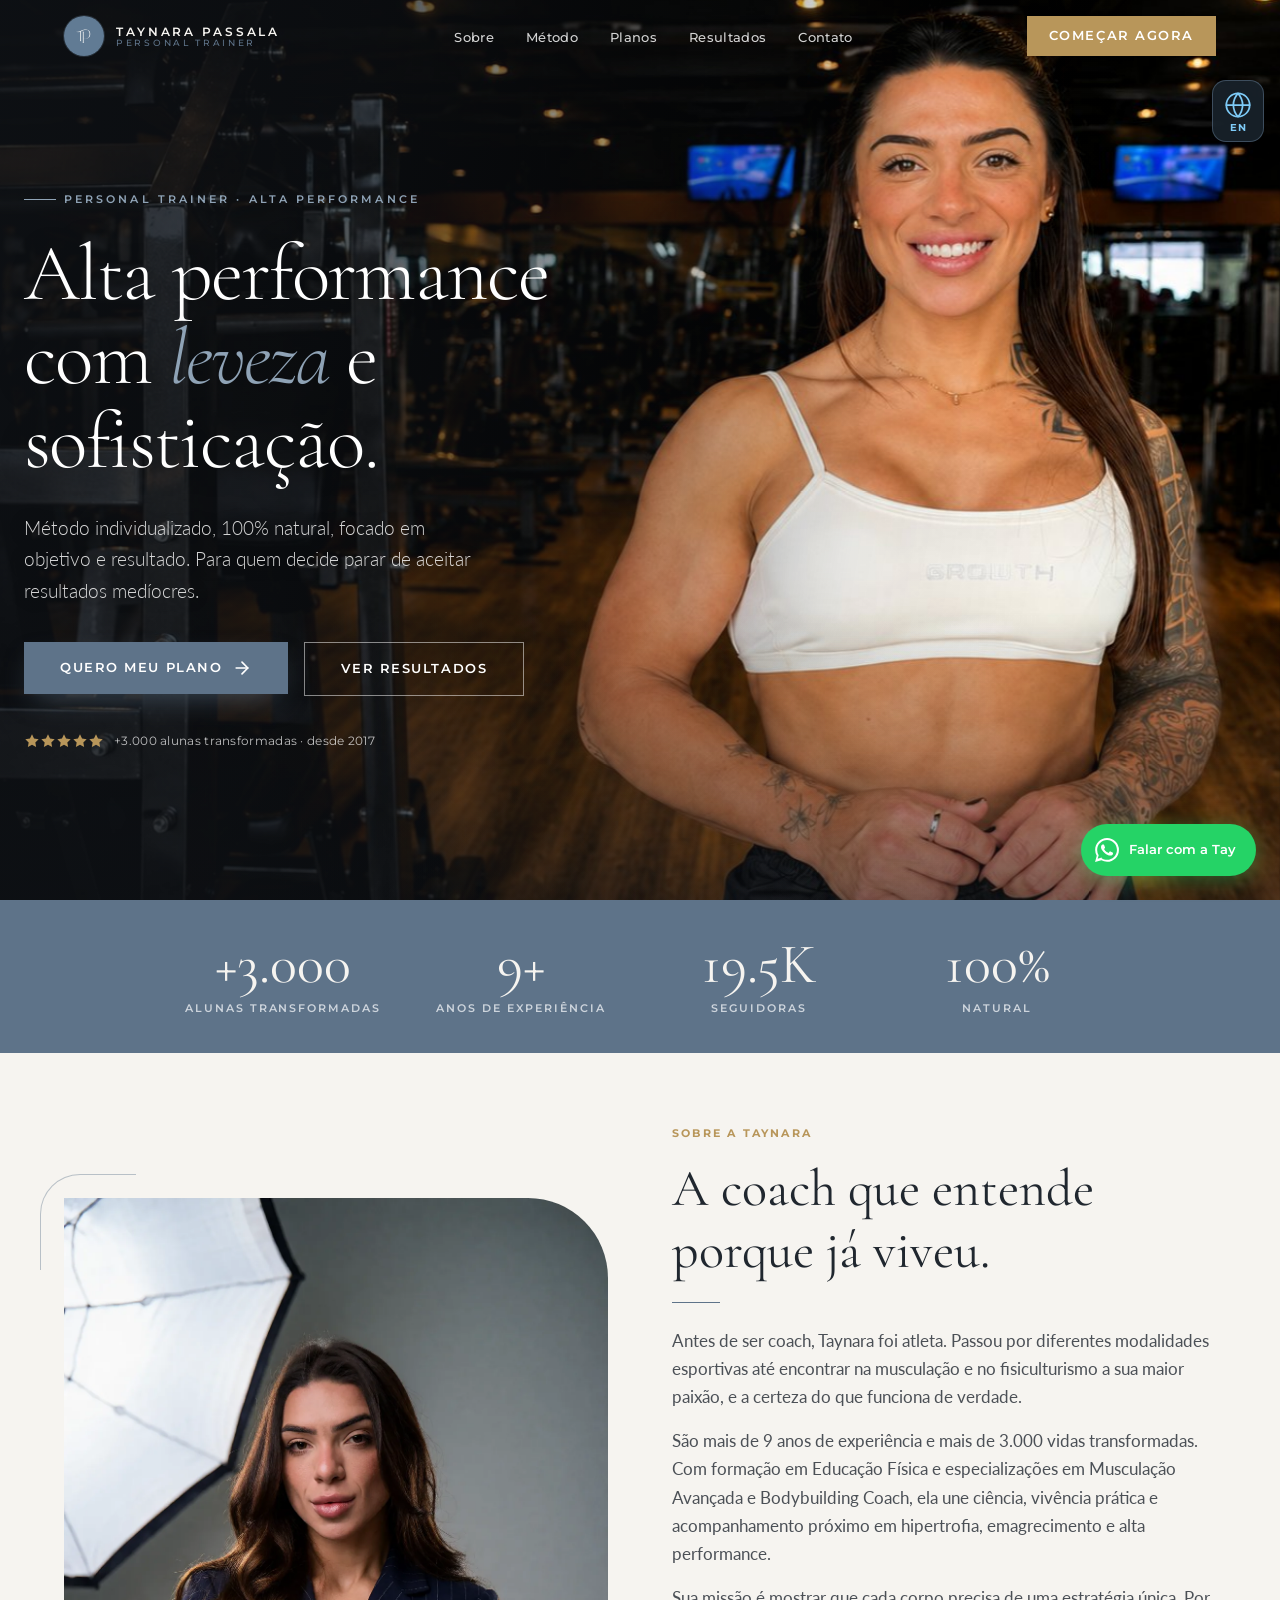
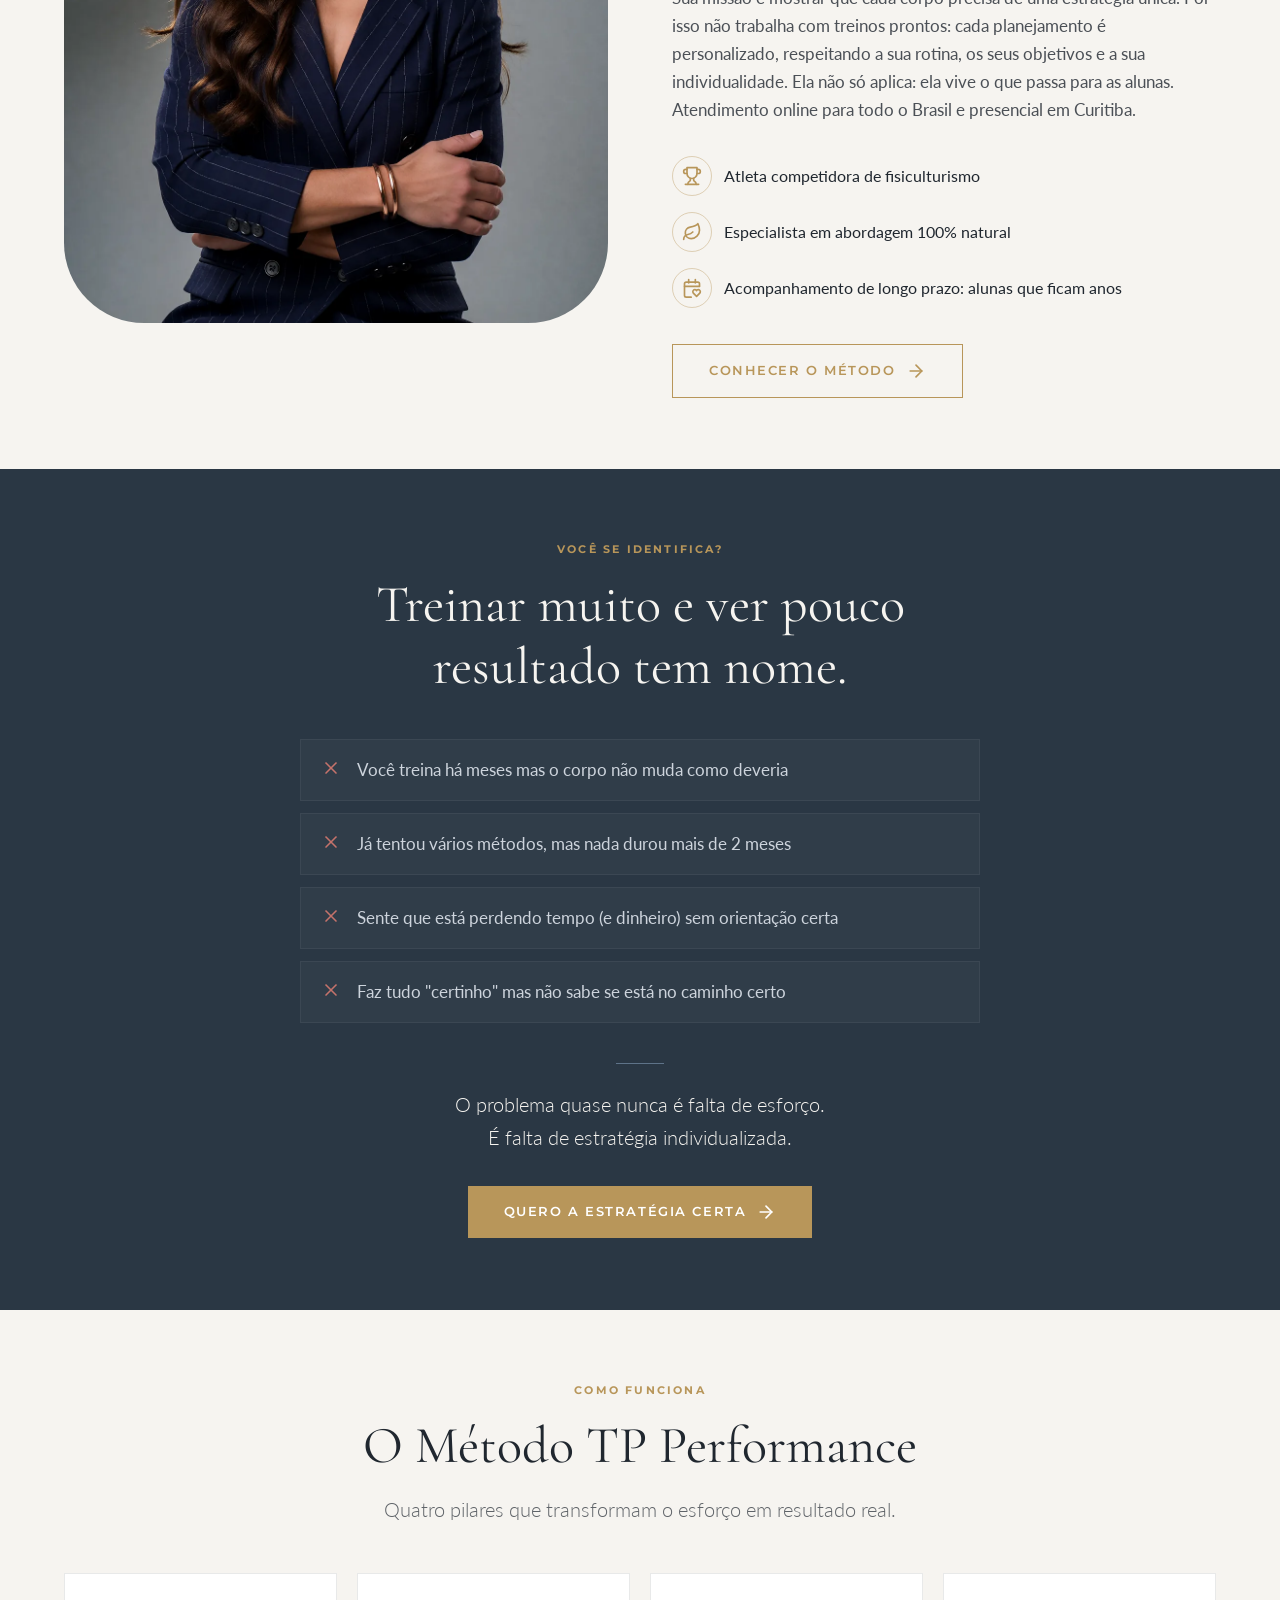
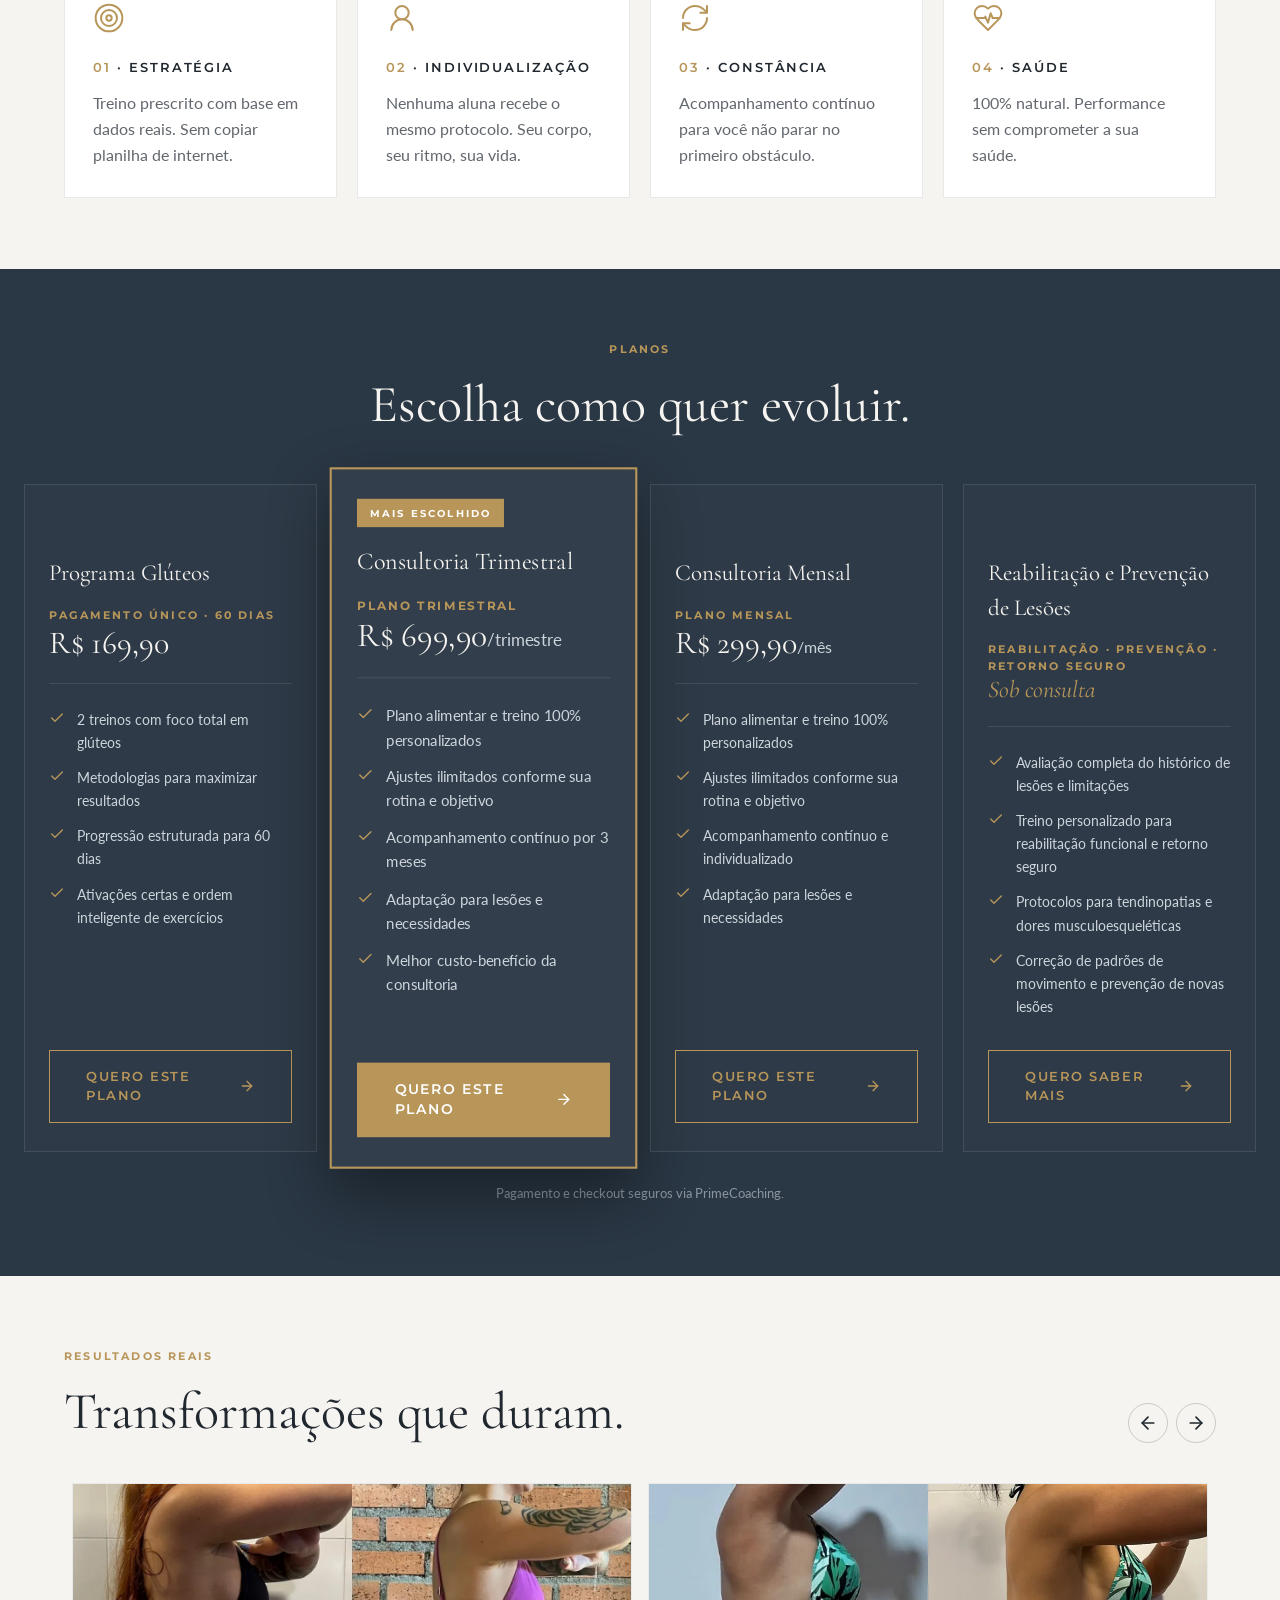
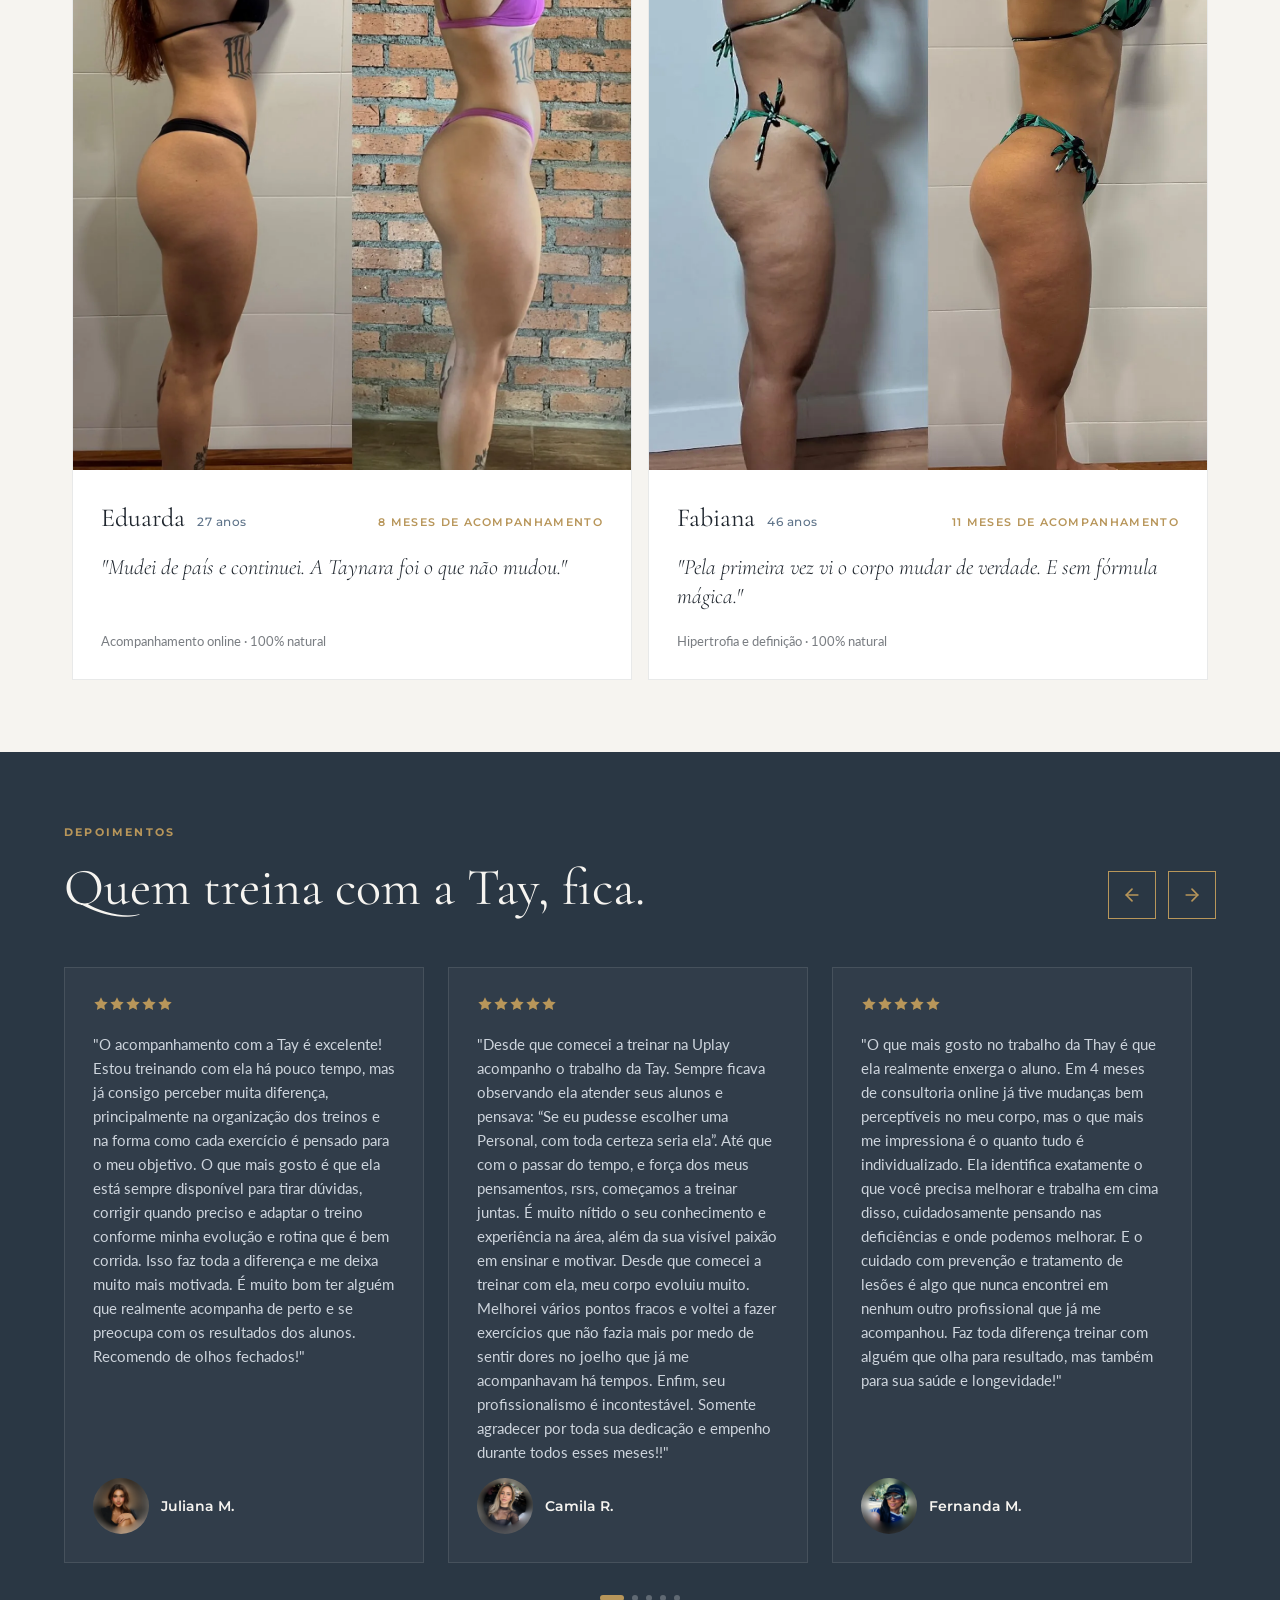
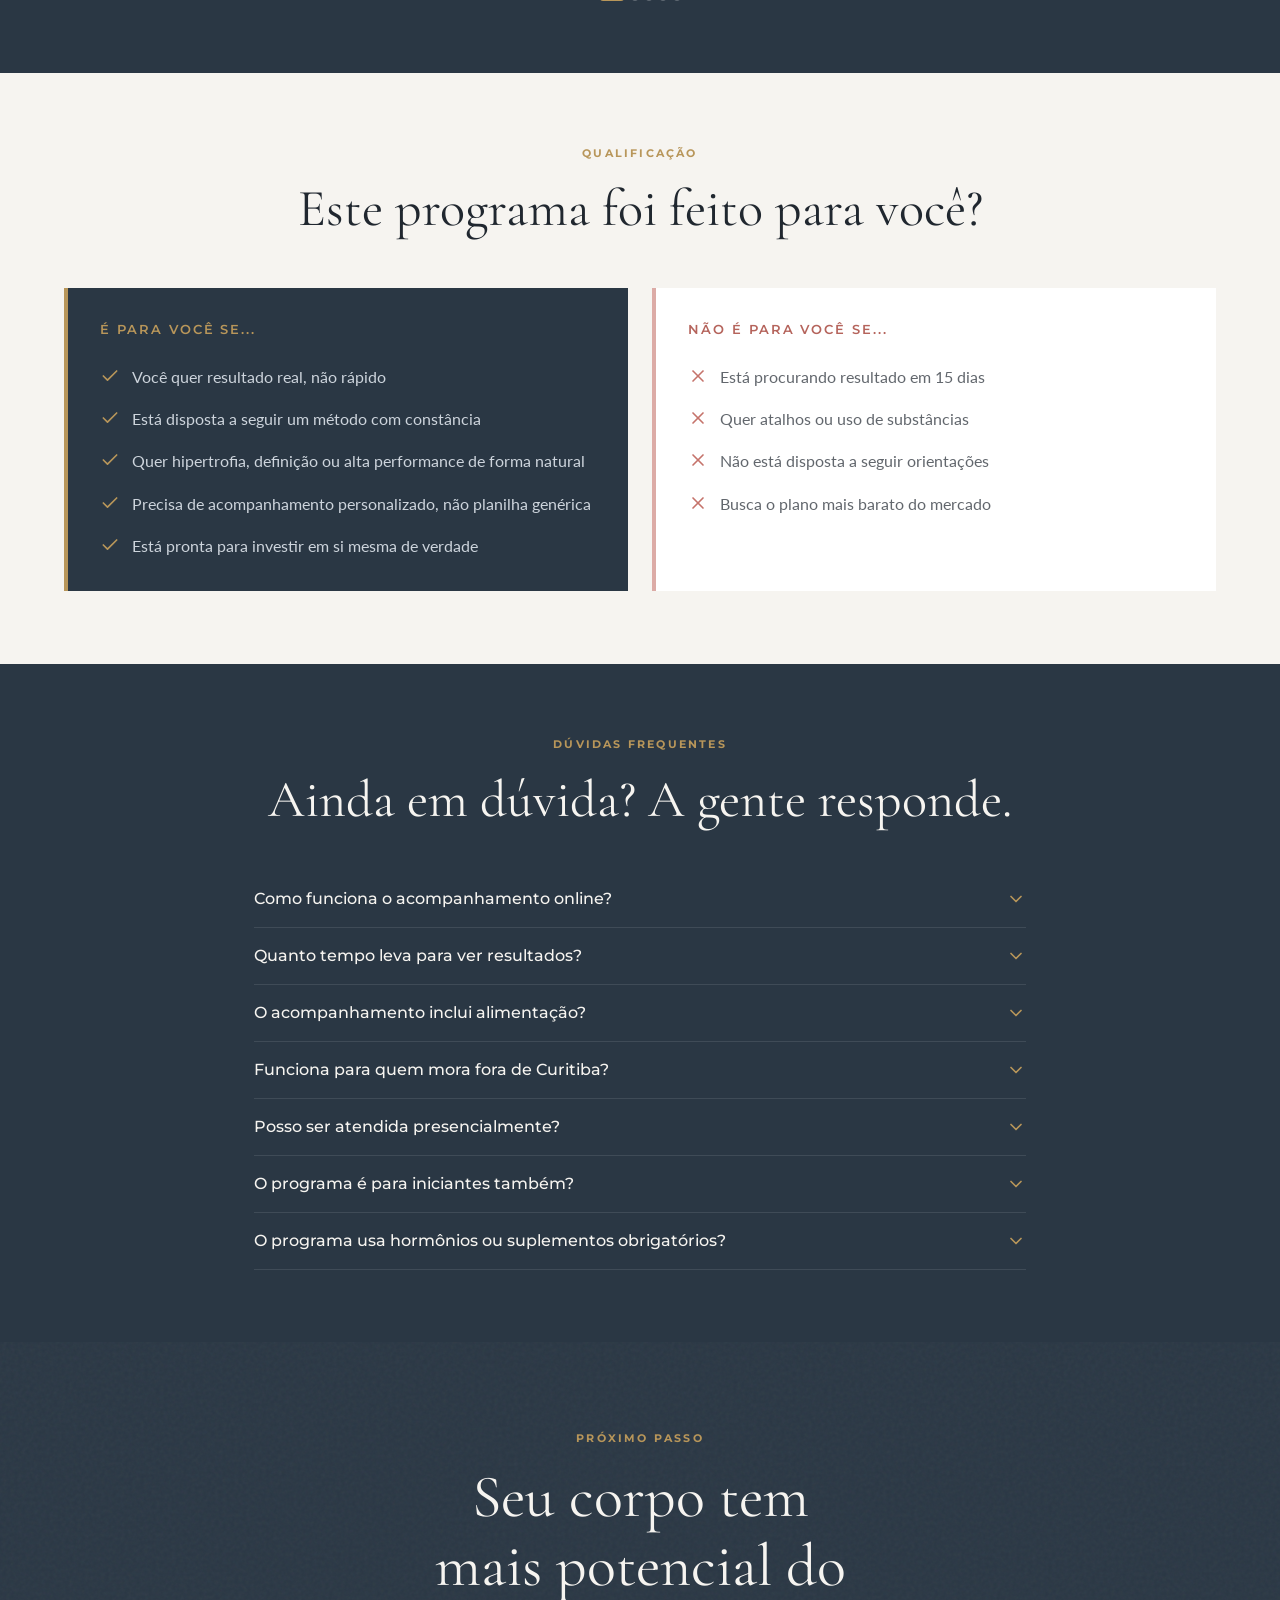
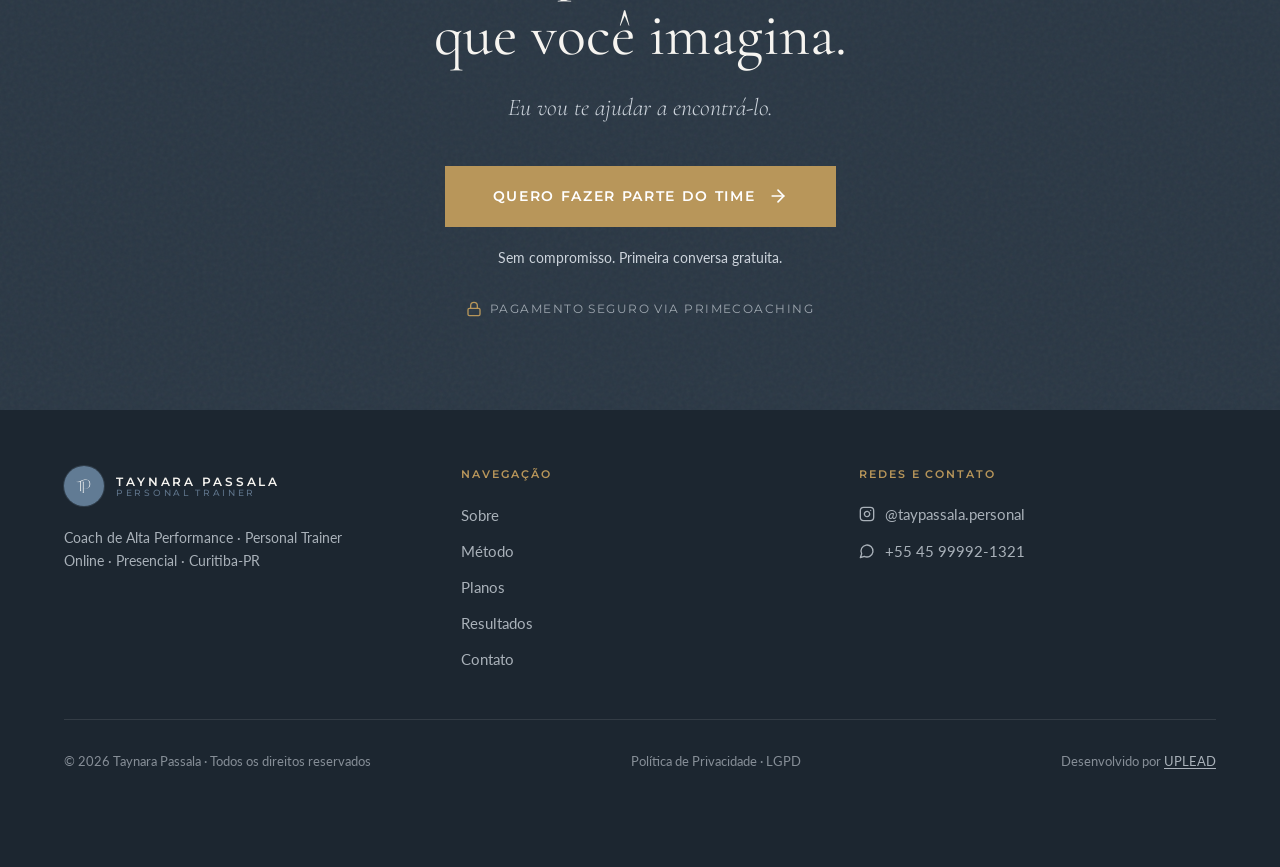
<file: taypassala/index.html>
<!doctype html>
<html lang="pt-BR">
  <head>
    <!-- Google tag (gtag.js) -->
    <script async src="https://www.googletagmanager.com/gtag/js?id=G-0SQSQVKKT0"></script>
    <script>
      window.dataLayer = window.dataLayer || [];
      function gtag(){dataLayer.push(arguments);}
      gtag('js', new Date());

      gtag('config', 'G-0SQSQVKKT0');
    </script>

    <meta charset="UTF-8" />
    <meta name="viewport" content="width=device-width, initial-scale=1" />
    <title>Taynara Passala: Coach de Alta Performance e Personal Trainer</title>
    <meta
      name="description"
      content="Coach de Alta Performance Natural. Hipertrofia, emagrecimento e preparação de atletas com método individualizado. Online para todo o Brasil e presencial em Curitiba."
    />

    <!-- Open Graph -->
    <meta
      property="og:title"
      content="Taynara Passala: Coach de Alta Performance"
    />
    <meta
      property="og:description"
      content="Transformo mente e físico em performance. Método 100% natural, acompanhamento de longo prazo."
    />
    <meta property="og:url" content="https://taypassala.com" />
    <meta property="og:type" content="website" />
    <meta
      property="og:image"
      content="https://taypassala.com/assets/images/brand/og-image.jpg"
    />
    <meta property="og:locale" content="pt_BR" />
    <meta property="og:image:width" content="1200" />
    <meta property="og:image:height" content="630" />
    <meta name="twitter:card" content="summary_large_image" />
    <meta
      name="twitter:title"
      content="Taynara Passala: Coach de Alta Performance"
    />
    <meta
      name="twitter:description"
      content="Método 100% natural. Online para todo o Brasil e presencial em Curitiba."
    />
    <meta
      name="twitter:image"
      content="https://taypassala.com/assets/images/brand/og-image.jpg"
    />

    <!-- Trocar pelo domínio final que você registrar -->
    <link rel="canonical" href="https://taypassala.com/" />

    <link rel="icon" href="favicon.ico?v=2" sizes="any" />
    <link
      rel="icon"
      href="assets/images/brand/icon.svg?v=2"
      type="image/svg+xml"
    />
    <link
      rel="apple-touch-icon"
      href="assets/images/brand/apple-icon.png?v=2"
    />

    <!-- Fonts: Cormorant Garamond (display), Montserrat (ui), Lato (body) -->
    <link rel="preconnect" href="https://fonts.googleapis.com" />
    <link rel="preconnect" href="https://fonts.gstatic.com" crossorigin />
    <link
      href="https://fonts.googleapis.com/css2?family=Cormorant+Garamond:ital,wght@0,300;0,400;0,500;0,600;1,300;1,400;1,500;1,600&family=Montserrat:wght@400;500;600;700&family=Lato:wght@300;400;700&display=swap"
      rel="stylesheet"
    />

    <link rel="stylesheet" href="assets/css/styles.css" />
  </head>

  <body>
    <!-- ============================ NAVBAR ============================ -->
    <header class="navbar" id="navbar">
      <nav class="navbar__inner">
        <a
          href="#top"
          class="navbar__brand"
          aria-label="Taynara Passala, Personal Trainer"
        >
          <span class="logo">
            <span class="logo__mark">
              <img
                src="assets/images/brand/logo-tp.jpeg"
                alt="Logo Taynara Passala"
                width="40"
                height="40"
              />
            </span>
            <span class="logo__text">
              <span class="logo__name">Taynara Passala</span>
              <span class="logo__role">Personal Trainer</span>
            </span>
          </span>
        </a>

        <ul class="navbar__links">
          <li><a href="#sobre" data-i18n="nav.about">Sobre</a></li>
          <li><a href="#metodo" data-i18n="nav.method">Método</a></li>
          <li><a href="#planos" data-i18n="nav.plans">Planos</a></li>
          <li><a href="#resultados" data-i18n="nav.results">Resultados</a></li>
          <li><a href="#contato" data-i18n="nav.contact">Contato</a></li>
        </ul>

        <a
          class="btn btn--bronze navbar__cta"
          data-wa
          data-msg="Olá Taynara! Quero começar agora. Me conta como funciona?"
          data-en-msg="Hello Taynara! I want to start now. Can you tell me how it works?"
          data-medium="nav"
          target="_blank"
          rel="noopener"
          data-i18n="nav.cta"
        >
          Começar agora
        </a>

        <button
          type="button"
          class="navbar__burger"
          id="openMenu"
          aria-label="Abrir menu"
        >
          <svg viewBox="0 0 24 24" class="ico" aria-hidden="true">
            <line x1="4" x2="20" y1="6" y2="6" />
            <line x1="4" x2="20" y1="12" y2="12" />
            <line x1="4" x2="20" y1="18" y2="18" />
          </svg>
        </button>
      </nav>
    </header>

    <!-- Drawer mobile -->
    <div class="drawer" id="drawer" aria-hidden="true">
      <div class="drawer__overlay" id="drawerOverlay"></div>
      <div class="drawer__panel">
        <div class="drawer__top">
          <span class="logo logo--light">
            <span class="logo__mark"
              ><img
                src="assets/images/brand/logo-tp.jpeg"
                alt="Logo Taynara Passala"
                width="40"
                height="40"
            /></span>
            <span class="logo__text">
              <span class="logo__name">Taynara Passala</span>
              <span class="logo__role">Personal Trainer</span>
            </span>
          </span>
          <button
            type="button"
            id="closeMenu"
            aria-label="Fechar menu"
            class="drawer__close"
          >
            <svg viewBox="0 0 24 24" class="ico" aria-hidden="true">
              <path d="M18 6 6 18" />
              <path d="m6 6 12 12" />
            </svg>
          </button>
        </div>
        <ul class="drawer__links">
          <li><a href="#sobre" data-close data-i18n="nav.about">Sobre</a></li>
          <li>
            <a href="#metodo" data-close data-i18n="nav.method">Método</a>
          </li>
          <li><a href="#planos" data-close data-i18n="nav.plans">Planos</a></li>
          <li>
            <a href="#resultados" data-close data-i18n="nav.results"
              >Resultados</a
            >
          </li>
          <li>
            <a href="#contato" data-close data-i18n="nav.contact">Contato</a>
          </li>
        </ul>
        <a
          class="btn btn--bronze drawer__cta"
          data-wa
          data-msg="Olá Taynara! Quero começar agora. Me conta como funciona?"
          data-en-msg="Hello Taynara! I want to start now. Can you tell me how it works?"
          data-medium="nav"
          data-close
          target="_blank"
          rel="noopener"
          data-i18n="nav.cta"
        >
          Começar agora
        </a>
      </div>
    </div>

    <main>
      <!-- ============================ HERO ============================ -->
      <section id="top" class="hero-section">
        <!-- Hero DESKTOP (>=1024px): 100% igual ao design original (imagem full-bleed + texto sobreposto) -->
        <div class="hero hero--desktop">
          <div class="hero__bg">
            <div class="parallax hero__parallax" data-parallax="28">
              <img
                src="assets/images/hero/taynara-hero-gym.jpg"
                alt="Taynara Passala, personal trainer e coach de alta performance, sorrindo em uma academia"
                class="hero__img"
                fetchpriority="high"
              />
            </div>
            <span class="hero__scrim" aria-hidden="true"></span>
          </div>
          <div class="hero__grid">
            <div class="hero__text">
              <div class="reveal" data-reveal="up">
                <span class="hero__eyebrow">
                  <span class="hero__eyebrow-line"></span>
                  <span data-i18n="hero.eyebrow"
                    >Personal Trainer · Alta Performance</span
                  >
                </span>
              </div>

              <div class="reveal" data-reveal="up" data-delay="0.08">
                <h1 class="hero__title" data-i18n-html="hero.title">
                  Alta performance<br />
                  com <span class="hero__title-em">leveza</span> e<br />
                  sofisticação.
                </h1>
              </div>

              <div class="reveal" data-reveal="up" data-delay="0.16">
                <p class="hero__lead" data-i18n="hero.lead">
                  Método individualizado, 100% natural, focado em objetivo e
                  resultado. Para quem decide parar de aceitar resultados
                  medíocres.
                </p>
              </div>

              <div class="reveal" data-reveal="up" data-delay="0.24">
                <div class="hero__actions">
                  <a
                    class="btn btn--blue group"
                    data-wa
                    data-msg="Olá Taynara! Quero meu plano. Me conta como funciona?"
                    data-en-msg="Hello Taynara! I want my plan. Can you tell me how it works?"
                    data-medium="hero"
                    target="_blank"
                    rel="noopener"
                  >
                    <span data-i18n="hero.cta_main">Quero meu plano</span>
                    <svg
                      viewBox="0 0 24 24"
                      class="ico ico--shift"
                      aria-hidden="true"
                    >
                      <path d="M5 12h14" />
                      <path d="m12 5 7 7-7 7" />
                    </svg>
                  </a>
                  <a
                    href="#resultados"
                    class="btn btn--outline-blue"
                    data-i18n="hero.cta_secondary"
                    >Ver resultados</a
                  >
                </div>
              </div>

              <div class="reveal" data-reveal="up" data-delay="0.32">
                <div class="hero__rating">
                  <span class="stars">
                    <svg viewBox="0 0 24 24" class="star">
                      <polygon
                        points="12 2 15.09 8.26 22 9.27 17 14.14 18.18 21.02 12 17.77 5.82 21.02 7 14.14 2 9.27 8.91 8.26 12 2"
                      />
                    </svg>
                    <svg viewBox="0 0 24 24" class="star">
                      <polygon
                        points="12 2 15.09 8.26 22 9.27 17 14.14 18.18 21.02 12 17.77 5.82 21.02 7 14.14 2 9.27 8.91 8.26 12 2"
                      />
                    </svg>
                    <svg viewBox="0 0 24 24" class="star">
                      <polygon
                        points="12 2 15.09 8.26 22 9.27 17 14.14 18.18 21.02 12 17.77 5.82 21.02 7 14.14 2 9.27 8.91 8.26 12 2"
                      />
                    </svg>
                    <svg viewBox="0 0 24 24" class="star">
                      <polygon
                        points="12 2 15.09 8.26 22 9.27 17 14.14 18.18 21.02 12 17.77 5.82 21.02 7 14.14 2 9.27 8.91 8.26 12 2"
                      />
                    </svg>
                    <svg viewBox="0 0 24 24" class="star">
                      <polygon
                        points="12 2 15.09 8.26 22 9.27 17 14.14 18.18 21.02 12 17.77 5.82 21.02 7 14.14 2 9.27 8.91 8.26 12 2"
                      />
                    </svg>
                  </span>
                  <span class="hero__rating-text" data-i18n="hero.rating"
                    >+3.000 alunas transformadas · desde 2017</span
                  >
                </div>
              </div>
            </div>
          </div>
        </div>

        <!-- Hero MOBILE/TABLET (<1024px): comportamento inspirado no taypassala-celular-bom (texto em bloco + imagem em card) -->
        <div class="hero-mobile">
          <div class="heroM__grid">
            <div class="heroM__text">
              <div class="reveal" data-reveal="up">
                <span class="heroM__eyebrow">
                  <span class="heroM__eyebrow-line"></span>
                  <span data-i18n="hero.eyebrow"
                    >Personal Trainer · Alta Performance</span
                  >
                </span>
              </div>

              <div class="reveal" data-reveal="up" data-delay="0.08">
                <h1 class="heroM__title" data-i18n-html="hero.title">
                  Alta performance<br />
                  com <span class="heroM__title-em">leveza</span> e<br />
                  sofisticação.
                </h1>
              </div>

              <div class="reveal" data-reveal="up" data-delay="0.16">
                <p class="heroM__lead" data-i18n="hero.lead">
                  Método individualizado, 100% natural, focado em objetivo e
                  resultado. Para quem decide parar de aceitar resultados
                  medíocres.
                </p>
              </div>

              <div class="reveal" data-reveal="up" data-delay="0.24">
                <div class="heroM__actions">
                  <a
                    class="btn btn--blue group"
                    data-wa
                    data-msg="Olá Taynara! Quero meu plano. Me conta como funciona?"
                    data-en-msg="Hello Taynara! I want my plan. Can you tell me how it works?"
                    data-medium="hero-mobile"
                    target="_blank"
                    rel="noopener"
                  >
                    <span data-i18n="hero.cta_main">Quero meu plano</span>
                    <svg
                      viewBox="0 0 24 24"
                      class="ico ico--shift"
                      aria-hidden="true"
                    >
                      <path d="M5 12h14" />
                      <path d="m12 5 7 7-7 7" />
                    </svg>
                  </a>
                  <a
                    href="#resultados"
                    class="btn btn--outline-blue"
                    data-i18n="hero.cta_secondary"
                    >Ver resultados</a
                  >
                </div>
              </div>

              <div class="reveal" data-reveal="up" data-delay="0.32">
                <div class="heroM__rating">
                  <span class="stars">
                    <svg viewBox="0 0 24 24" class="star">
                      <polygon
                        points="12 2 15.09 8.26 22 9.27 17 14.14 18.18 21.02 12 17.77 5.82 21.02 7 14.14 2 9.27 8.91 8.26 12 2"
                      />
                    </svg>
                    <svg viewBox="0 0 24 24" class="star">
                      <polygon
                        points="12 2 15.09 8.26 22 9.27 17 14.14 18.18 21.02 12 17.77 5.82 21.02 7 14.14 2 9.27 8.91 8.26 12 2"
                      />
                    </svg>
                    <svg viewBox="0 0 24 24" class="star">
                      <polygon
                        points="12 2 15.09 8.26 22 9.27 17 14.14 18.18 21.02 12 17.77 5.82 21.02 7 14.14 2 9.27 8.91 8.26 12 2"
                      />
                    </svg>
                    <svg viewBox="0 0 24 24" class="star">
                      <polygon
                        points="12 2 15.09 8.26 22 9.27 17 14.14 18.18 21.02 12 17.77 5.82 21.02 7 14.14 2 9.27 8.91 8.26 12 2"
                      />
                    </svg>
                    <svg viewBox="0 0 24 24" class="star">
                      <polygon
                        points="12 2 15.09 8.26 22 9.27 17 14.14 18.18 21.02 12 17.77 5.82 21.02 7 14.14 2 9.27 8.91 8.26 12 2"
                      />
                    </svg>
                  </span>
                  <span class="heroM__rating-text" data-i18n="hero.rating"
                    >+3.000 alunas transformadas · desde 2017</span
                  >
                </div>
              </div>
            </div>

            <div class="heroM__media">
              <div class="heroM__media-block"></div>
              <div
                class="reveal img-reveal heroM__media-frame"
                data-reveal="image"
              >
                <div class="parallax" data-parallax="36">
                  <img
                    src="assets/images/hero/taynara-hero.webp"
                    alt="Taynara Passala, personal trainer e coach de alta performance"
                    class="heroM__img"
                  />
                </div>
              </div>
            </div>
          </div>
        </div>
      </section>

      <!-- ===================== SOCIAL PROOF BAR ===================== -->
      <section class="proof" id="proof">
        <div class="proof__grid">
          <div class="proof__item">
            <span class="proof__value" data-count="3000" data-prefix="+"
              >+0</span
            >
            <span class="proof__label" data-i18n="proof.students_label"
              >alunas transformadas</span
            >
          </div>
          <div class="proof__item">
            <span class="proof__value" data-count="9" data-suffix="+">0+</span>
            <span class="proof__label" data-i18n="proof.years_label"
              >anos de experiência</span
            >
          </div>
          <div class="proof__item">
            <span
              class="proof__value"
              data-count="19.5"
              data-decimals="1"
              data-suffix="K"
              >0.0K</span
            >
            <span class="proof__label" data-i18n="proof.followers_label"
              >seguidoras</span
            >
          </div>
          <div class="proof__item">
            <span class="proof__value" data-count="100" data-suffix="%"
              >0%</span
            >
            <span class="proof__label" data-i18n="proof.natural_label"
              >Natural</span
            >
          </div>
        </div>
      </section>

      <!-- ============================ SOBRE ============================ -->
      <section id="sobre" class="about">
        <div class="container about__grid">
          <div class="reveal reveal-left about__media-col">
            <div class="about__media-wrap">
              <div class="about__corner"></div>
              <div class="reveal img-reveal about__frame" data-reveal="image">
                <img
                  src="assets/images/sobre/taynara-sobre.webp"
                  alt="Taynara Passala, personal trainer"
                  class="about__img"
                />
              </div>
            </div>
          </div>

          <div class="reveal reveal-right about__text" data-delay="0.1">
            <span class="eyebrow" data-i18n="about.eyebrow"
              >Sobre a Taynara</span
            >
            <h2
              class="section-title section-title--dark"
              data-i18n="about.title"
            >
              A coach que entende porque já viveu.
            </h2>
            <span class="section-line"></span>

            <div class="about__paras">
              <p data-i18n="about.p1">
                Antes de ser coach, Taynara foi atleta. Passou por diferentes
                modalidades esportivas até encontrar na musculação e no
                fisiculturismo a sua maior paixão, e a certeza do que funciona
                de verdade.
              </p>
              <p data-i18n="about.p2">
                São mais de 9 anos de experiência e mais de 3.000 vidas
                transformadas. Com formação em Educação Física e especializações
                em Musculação Avançada e Bodybuilding Coach, ela une ciência,
                vivência prática e acompanhamento próximo em hipertrofia,
                emagrecimento e alta performance.
              </p>
              <p data-i18n="about.p3">
                Sua missão é mostrar que cada corpo precisa de uma estratégia
                única. Por isso não trabalha com treinos prontos: cada
                planejamento é personalizado, respeitando a sua rotina, os seus
                objetivos e a sua individualidade. Ela não só aplica: ela vive o
                que passa para as alunas. Atendimento online para todo o Brasil
                e presencial em Curitiba.
              </p>
            </div>

            <ul class="about__highlights">
              <li>
                <span class="about__hl-ico"
                  ><svg viewBox="0 0 24 24" class="ico">
                    <path d="M6 9H4.5a2.5 2.5 0 0 1 0-5H6" />
                    <path d="M18 9h1.5a2.5 2.5 0 0 0 0-5H18" />
                    <path d="M4 22h16" />
                    <path
                      d="M10 14.66V17c0 .55-.47.98-.97 1.21C7.85 18.75 7 20.24 7 22"
                    />
                    <path
                      d="M14 14.66V17c0 .55.47.98.97 1.21C16.15 18.75 17 20.24 17 22"
                    />
                    <path d="M18 2H6v7a6 6 0 0 0 12 0V2Z" />
                  </svg>
                </span>
                <span class="about__hl-text" data-i18n="about.hl1"
                  >Atleta competidora de fisiculturismo</span
                >
              </li>
              <li>
                <span class="about__hl-ico"
                  ><svg viewBox="0 0 24 24" class="ico">
                    <path
                      d="M11 20A7 7 0 0 1 9.8 6.1C15.5 5 17 4.48 19 2c1 2 2 4.18 2 8 0 5.5-4.78 10-10 10Z"
                    />
                    <path
                      d="M2 21c0-3 1.85-5.36 5.08-6C9.5 14.52 12 13 13 12"
                    /></svg
                ></span>
                <span class="about__hl-text" data-i18n="about.hl2"
                  >Especialista em abordagem 100% natural</span
                >
              </li>
              <li>
                <span class="about__hl-ico"
                  ><svg viewBox="0 0 24 24" class="ico">
                    <path
                      d="M21 10V7a2 2 0 0 0-2-2H5a2 2 0 0 0-2 2v14a2 2 0 0 0 2 2h6"
                    />
                    <path d="M16 2v4" />
                    <path d="M8 2v4" />
                    <path d="M3 10h18" />
                    <path
                      d="M21.29 14.7a2.43 2.43 0 0 0-2.65-.52c-.3.12-.57.3-.8.53l-.34.34-.35-.34a2.43 2.43 0 0 0-2.65-.53c-.3.12-.56.3-.79.53-.95.94-1 2.53.2 3.74L17.5 22l3.6-3.55c1.2-1.21 1.14-2.8.19-3.74Z"
                    /></svg
                ></span>
                <span class="about__hl-text" data-i18n="about.hl3"
                  >Acompanhamento de longo prazo: alunas que ficam anos</span
                >
              </li>
            </ul>

            <a href="#metodo" class="btn btn--outline-bronze about__cta">
              <span data-i18n="about.cta">Conhecer o método</span>
              <svg viewBox="0 0 24 24" class="ico" aria-hidden="true">
                <path d="M5 12h14" />
                <path d="m12 5 7 7-7 7" />
              </svg>
            </a>
          </div>
        </div>
      </section>

      <!-- =========================== PROBLEMA =========================== -->
      <section class="problem">
        <div class="container problem__inner">
          <div class="reveal">
            <span class="eyebrow eyebrow--center" data-i18n="problem.eyebrow"
              >Você se identifica?</span
            >
            <h2
              class="section-title section-title--light problem__title"
              data-i18n="problem.title"
            >
              Treinar muito e ver pouco resultado tem nome.
            </h2>
          </div>

          <ul class="problem__list">
            <li class="reveal" data-delay="0">
              <div class="problem__item">
                <svg viewBox="0 0 24 24" class="ico problem__x">
                  <path d="M18 6 6 18" />
                  <path d="m6 6 12 12" /></svg
                ><span data-i18n="problem.item1"
                  >Você treina há meses mas o corpo não muda como deveria</span
                >
              </div>
            </li>
            <li class="reveal" data-delay="0.08">
              <div class="problem__item">
                <svg viewBox="0 0 24 24" class="ico problem__x">
                  <path d="M18 6 6 18" />
                  <path d="m6 6 12 12" /></svg
                ><span data-i18n="problem.item2"
                  >Já tentou vários métodos, mas nada durou mais de 2
                  meses</span
                >
              </div>
            </li>
            <li class="reveal" data-delay="0.16">
              <div class="problem__item">
                <svg viewBox="0 0 24 24" class="ico problem__x">
                  <path d="M18 6 6 18" />
                  <path d="m6 6 12 12" /></svg
                ><span data-i18n="problem.item3"
                  >Sente que está perdendo tempo (e dinheiro) sem orientação
                  certa</span
                >
              </div>
            </li>
            <li class="reveal" data-delay="0.24">
              <div class="problem__item">
                <svg viewBox="0 0 24 24" class="ico problem__x">
                  <path d="M18 6 6 18" />
                  <path d="m6 6 12 12" /></svg
                ><span data-i18n="problem.item4"
                  >Faz tudo "certinho" mas não sabe se está no caminho
                  certo</span
                >
              </div>
            </li>
          </ul>

          <div class="reveal" data-delay="0.1">
            <span class="problem__divider"></span>
            <p class="problem__statement" data-i18n="problem.statement">
              O problema quase nunca é falta de esforço. É falta de estratégia
              individualizada.
            </p>
            <a
              class="btn btn--bronze problem__cta"
              data-wa
              data-msg="Olá Taynara! Quero a estratégia certa para o meu corpo. Como começamos?"
              data-en-msg="Hello Taynara! I want the right strategy for my body. How do we start?"
              data-medium="problema"
              target="_blank"
              rel="noopener"
            >
              <span data-i18n="problem.cta">Quero a estratégia certa</span>
              <svg viewBox="0 0 24 24" class="ico" aria-hidden="true">
                <path d="M5 12h14" />
                <path d="m12 5 7 7-7 7" />
              </svg>
            </a>
          </div>
        </div>
      </section>

      <!-- ========================== METODOLOGIA ========================== -->
      <section id="metodo" class="method">
        <div class="container">
          <div class="reveal section-head">
            <span class="eyebrow eyebrow--center" data-i18n="method.eyebrow"
              >Como funciona</span
            >
            <h2
              class="section-title section-title--dark"
              data-i18n="method.title"
            >
              O Método TP Performance
            </h2>
            <p class="section-sub section-sub--dark" data-i18n="method.sub">
              Quatro pilares que transformam o esforço em resultado real.
            </p>
          </div>

          <div class="method__grid">
            <article class="reveal method__card" data-delay="0">
              <svg viewBox="0 0 24 24" class="ico method__ico">
                <circle cx="12" cy="12" r="10" />
                <circle cx="12" cy="12" r="6" />
                <circle cx="12" cy="12" r="2" />
              </svg>
              <p class="method__kicker" data-i18n-html="method.card1.kicker">
                <span class="method__num">01</span> · Estratégia
              </p>
              <p class="method__text" data-i18n="method.card1.text">
                Treino prescrito com base em dados reais. Sem copiar planilha de
                internet.
              </p>
            </article>
            <article class="reveal method__card" data-delay="0.08">
              <svg viewBox="0 0 24 24" class="ico method__ico">
                <circle cx="12" cy="8" r="5" />
                <path d="M20 21a8 8 0 0 0-16 0" />
              </svg>
              <p class="method__kicker" data-i18n-html="method.card2.kicker">
                <span class="method__num">02</span> · Individualização
              </p>
              <p class="method__text" data-i18n="method.card2.text">
                Nenhuma aluna recebe o mesmo protocolo. Seu corpo, seu ritmo,
                sua vida.
              </p>
            </article>
            <article class="reveal method__card" data-delay="0.16">
              <svg viewBox="0 0 24 24" class="ico method__ico">
                <path d="M3 12a9 9 0 0 1 9-9 9.75 9.75 0 0 1 6.74 2.74L21 8" />
                <path d="M21 3v5h-5" />
                <path d="M21 12a9 9 0 0 1-9 9 9.75 9.75 0 0 1-6.74-2.74L3 16" />
                <path d="M8 16H3v5" />
              </svg>
              <p class="method__kicker" data-i18n-html="method.card3.kicker">
                <span class="method__num">03</span> · Constância
              </p>
              <p class="method__text" data-i18n="method.card3.text">
                Acompanhamento contínuo para você não parar no primeiro
                obstáculo.
              </p>
            </article>
            <article class="reveal method__card" data-delay="0.24">
              <svg viewBox="0 0 24 24" class="ico method__ico">
                <path
                  d="M19 14c1.49-1.46 3-3.21 3-5.5A5.5 5.5 0 0 0 16.5 3c-1.76 0-3 .5-4.5 2-1.5-1.5-2.74-2-4.5-2A5.5 5.5 0 0 0 2 8.5c0 2.3 1.5 4.05 3 5.5l7 7Z"
                />
                <path d="M3.22 12H9.5l.5-1 2 4.5 2-7 1.5 3.5h5.27" />
              </svg>
              <p class="method__kicker" data-i18n-html="method.card4.kicker">
                <span class="method__num">04</span> · Saúde
              </p>
              <p class="method__text" data-i18n="method.card4.text">
                100% natural. Performance sem comprometer a sua saúde.
              </p>
            </article>
          </div>
        </div>
      </section>

      <!-- ============================ PLANOS ============================ -->
      <section id="planos" class="plans plans--wide">
        <div class="container">
          <div class="reveal section-head">
            <span class="eyebrow eyebrow--center" data-i18n="plans.eyebrow"
              >Planos</span
            >
            <h2
              class="section-title section-title--light"
              data-i18n="plans.title"
            >
              Escolha como quer evoluir.
            </h2>
          </div>

          <div class="plans__grid plans__grid--four">
            <div class="reveal" data-delay="0">
              <article class="plan">
                <span class="plan__badge-spacer" aria-hidden="true"></span>
                <h3 class="plan__name" data-i18n="plan1.name">
                  Programa Glúteos
                </h3>
                <p class="plan__from" data-i18n="plan1.from">
                  Pagamento único · 60 dias
                </p>
                <p class="plan__price" data-i18n="plan1.price">R$ 169,90</p>
                <span class="plan__divider"></span>
                <ul class="plan__benefits">
                  <li>
                    <svg viewBox="0 0 24 24" class="ico plan__check">
                      <path d="M20 6 9 17l-5-5" /></svg
                    ><span data-i18n="plan1.benefit1"
                      >2 treinos com foco total em glúteos</span
                    >
                  </li>
                  <li>
                    <svg viewBox="0 0 24 24" class="ico plan__check">
                      <path d="M20 6 9 17l-5-5" /></svg
                    ><span data-i18n="plan1.benefit2"
                      >Metodologias para maximizar resultados</span
                    >
                  </li>
                  <li>
                    <svg viewBox="0 0 24 24" class="ico plan__check">
                      <path d="M20 6 9 17l-5-5" /></svg
                    ><span data-i18n="plan1.benefit3"
                      >Progressão estruturada para 60 dias</span
                    >
                  </li>
                  <li>
                    <svg viewBox="0 0 24 24" class="ico plan__check">
                      <path d="M20 6 9 17l-5-5" /></svg
                    ><span data-i18n="plan1.benefit4"
                      >Ativações certas e ordem inteligente de exercícios</span
                    >
                  </li>
                </ul>
                <a
                  href="https://app.primecoaching.com.br/checkout/plan/44620"
                  target="_blank"
                  rel="noopener"
                  class="btn btn--outline-bronze plan__cta"
                >
                  <span data-i18n="plan1.cta">Quero este plano</span>
                  <svg viewBox="0 0 24 24" class="ico">
                    <path d="M5 12h14" />
                    <path d="m12 5 7 7-7 7" />
                  </svg>
                </a>
              </article>
            </div>

            <div class="reveal plan-col--featured" data-delay="0.08">
              <article class="plan plan--featured">
                <span class="plan__badge" data-i18n="plan2.badge"
                  >Mais escolhido</span
                >
                <h3 class="plan__name" data-i18n="plan2.name">
                  Consultoria Trimestral
                </h3>
                <p class="plan__from" data-i18n="plan2.from">
                  Plano trimestral
                </p>
                <p class="plan__price" data-i18n-html="plan2.price">
                  R$ 699,90<span class="plan__per">/trimestre</span>
                </p>
                <span class="plan__divider"></span>
                <ul class="plan__benefits">
                  <li>
                    <svg viewBox="0 0 24 24" class="ico plan__check">
                      <path d="M20 6 9 17l-5-5" /></svg
                    ><span data-i18n="plan2.benefit1"
                      >Plano alimentar e treino 100% personalizados</span
                    >
                  </li>
                  <li>
                    <svg viewBox="0 0 24 24" class="ico plan__check">
                      <path d="M20 6 9 17l-5-5" /></svg
                    ><span data-i18n="plan2.benefit2"
                      >Ajustes ilimitados conforme sua rotina e objetivo</span
                    >
                  </li>
                  <li>
                    <svg viewBox="0 0 24 24" class="ico plan__check">
                      <path d="M20 6 9 17l-5-5" /></svg
                    ><span data-i18n="plan2.benefit3"
                      >Acompanhamento contínuo por 3 meses</span
                    >
                  </li>
                  <li>
                    <svg viewBox="0 0 24 24" class="ico plan__check">
                      <path d="M20 6 9 17l-5-5" /></svg
                    ><span data-i18n="plan2.benefit4"
                      >Adaptação para lesões e necessidades</span
                    >
                  </li>
                  <li>
                    <svg viewBox="0 0 24 24" class="ico plan__check">
                      <path d="M20 6 9 17l-5-5" /></svg
                    ><span data-i18n="plan2.benefit5"
                      >Melhor custo-benefício da consultoria</span
                    >
                  </li>
                </ul>
                <a
                  href="https://app.primecoaching.com.br/checkout/plan/35859"
                  target="_blank"
                  rel="noopener"
                  class="btn btn--bronze plan__cta"
                >
                  <span data-i18n="plan2.cta">Quero este plano</span>
                  <svg viewBox="0 0 24 24" class="ico">
                    <path d="M5 12h14" />
                    <path d="m12 5 7 7-7 7" />
                  </svg>
                </a>
              </article>
            </div>

            <div class="reveal" data-delay="0.16">
              <article class="plan">
                <span class="plan__badge-spacer" aria-hidden="true"></span>
                <h3 class="plan__name" data-i18n="plan3.name">
                  Consultoria Mensal
                </h3>
                <p class="plan__from" data-i18n="plan3.from">Plano mensal</p>
                <p class="plan__price" data-i18n-html="plan3.price">
                  R$ 299,90<span class="plan__per">/mês</span>
                </p>
                <span class="plan__divider"></span>
                <ul class="plan__benefits">
                  <li>
                    <svg viewBox="0 0 24 24" class="ico plan__check">
                      <path d="M20 6 9 17l-5-5" /></svg
                    ><span data-i18n="plan3.benefit1"
                      >Plano alimentar e treino 100% personalizados</span
                    >
                  </li>
                  <li>
                    <svg viewBox="0 0 24 24" class="ico plan__check">
                      <path d="M20 6 9 17l-5-5" /></svg
                    ><span data-i18n="plan3.benefit2"
                      >Ajustes ilimitados conforme sua rotina e objetivo</span
                    >
                  </li>
                  <li>
                    <svg viewBox="0 0 24 24" class="ico plan__check">
                      <path d="M20 6 9 17l-5-5" /></svg
                    ><span data-i18n="plan3.benefit3"
                      >Acompanhamento contínuo e individualizado</span
                    >
                  </li>
                  <li>
                    <svg viewBox="0 0 24 24" class="ico plan__check">
                      <path d="M20 6 9 17l-5-5" /></svg
                    ><span data-i18n="plan3.benefit4"
                      >Adaptação para lesões e necessidades</span
                    >
                  </li>
                </ul>
                <a
                  href="https://app.primecoaching.com.br/checkout/plan/35757"
                  target="_blank"
                  rel="noopener"
                  class="btn btn--outline-bronze plan__cta"
                >
                  <span data-i18n="plan3.cta">Quero este plano</span>
                  <svg viewBox="0 0 24 24" class="ico">
                    <path d="M5 12h14" />
                    <path d="m12 5 7 7-7 7" />
                  </svg>
                </a>
              </article>
            </div>

            <div class="reveal" data-delay="0.24">
              <article class="plan">
                <span class="plan__badge-spacer" aria-hidden="true"></span>
                <h3 class="plan__name" data-i18n="plan4.name">
                  Reabilitação e Prevenção de Lesões
                </h3>
                <p class="plan__from" data-i18n="plan4.from">
                  Reabilitação · Prevenção · Retorno seguro
                </p>
                <p
                  class="plan__price plan__price--consult"
                  data-i18n="plan4.price"
                >
                  Sob consulta
                </p>
                <span class="plan__divider"></span>
                <ul class="plan__benefits">
                  <li>
                    <svg viewBox="0 0 24 24" class="ico plan__check">
                      <path d="M20 6 9 17l-5-5" /></svg
                    ><span data-i18n="plan4.benefit1"
                      >Avaliação completa do histórico de lesões e
                      limitações</span
                    >
                  </li>
                  <li>
                    <svg viewBox="0 0 24 24" class="ico plan__check">
                      <path d="M20 6 9 17l-5-5" /></svg
                    ><span data-i18n="plan4.benefit2"
                      >Treino personalizado para reabilitação funcional e
                      retorno seguro</span
                    >
                  </li>
                  <li>
                    <svg viewBox="0 0 24 24" class="ico plan__check">
                      <path d="M20 6 9 17l-5-5" /></svg
                    ><span data-i18n="plan4.benefit3"
                      >Protocolos para tendinopatias e dores
                      musculoesqueléticas</span
                    >
                  </li>
                  <li>
                    <svg viewBox="0 0 24 24" class="ico plan__check">
                      <path d="M20 6 9 17l-5-5" /></svg
                    ><span data-i18n="plan4.benefit5"
                      >Correção de padrões de movimento e prevenção de novas
                      lesões</span
                    >
                  </li>
                </ul>
                <a
                  data-wa
                  data-msg="Olá Taynara! Tenho interesse no Plano de Reabilitação e Prevenção de Lesões. Como funciona?"
                  data-en-msg="Hello Taynara! I'm interested in the Injury Rehabilitation and Prevention Plan. How does it work?"
                  data-medium="planos-lesao"
                  target="_blank"
                  rel="noopener"
                  class="btn btn--outline-bronze plan__cta"
                >
                  <span data-i18n="plan4.cta">Quero saber mais</span>
                  <svg viewBox="0 0 24 24" class="ico">
                    <path d="M5 12h14" />
                    <path d="m12 5 7 7-7 7" />
                  </svg>
                </a>
              </article>
            </div>
          </div>

          <p class="plans__note" data-i18n="plans.note">
            Pagamento e checkout seguros via PrimeCoaching.
          </p>
        </div>
      </section>

      <!-- ======================= TRANSFORMAÇÕES ======================= -->
      <section id="resultados" class="results">
        <div class="container">
          <div class="results__head">
            <div class="reveal">
              <span class="eyebrow" data-i18n="results.eyebrow"
                >Resultados reais</span
              >
              <h2
                class="section-title section-title--dark"
                data-i18n="results.title"
              >
                Transformações que duram.
              </h2>
            </div>
            <div class="results__nav">
              <button
                type="button"
                id="resultsPrev"
                aria-label="Resultado anterior"
                class="results__arrow"
              >
                <svg viewBox="0 0 24 24" class="ico">
                  <path d="m12 19-7-7 7-7" />
                  <path d="M19 12H5" />
                </svg>
              </button>
              <button
                type="button"
                id="resultsNext"
                aria-label="Próximo resultado"
                class="results__arrow"
              >
                <svg viewBox="0 0 24 24" class="ico">
                  <path d="M5 12h14" />
                  <path d="m12 5 7 7-7 7" />
                </svg>
              </button>
            </div>
          </div>

          <div class="results__viewport" id="resultsViewport">
            <div class="results__track" id="resultsTrack">
              <div class="results__slide">
                <article class="result">
                  <div class="result__media">
                    <img
                      src="assets/images/resultados/resultado-01.webp"
                      alt="Transformação de Eduarda: antes e depois"
                      loading="lazy"
                    />
                  </div>
                  <div class="result__body">
                    <div class="result__head">
                      <h3 class="result__name">
                        Eduarda
                        <span class="result__age" data-i18n="result1.age"
                          >27 anos</span
                        >
                      </h3>
                      <span class="result__time" data-i18n="result1.time"
                        >8 meses de acompanhamento</span
                      >
                    </div>
                    <p class="result__quote" data-i18n="result1.quote">
                      "Mudei de país e continuei. A Taynara foi o que não
                      mudou."
                    </p>
                    <p class="result__tag" data-i18n="result1.tag">
                      Acompanhamento online · 100% natural
                    </p>
                  </div>
                </article>
              </div>
              <div class="results__slide">
                <article class="result">
                  <div class="result__media">
                    <img
                      src="assets/images/resultados/resultado-02.webp"
                      alt="Transformação de Fabiana: antes e depois"
                      loading="lazy"
                    />
                  </div>
                  <div class="result__body">
                    <div class="result__head">
                      <h3 class="result__name">
                        Fabiana
                        <span class="result__age" data-i18n="result2.age"
                          >46 anos</span
                        >
                      </h3>
                      <span class="result__time" data-i18n="result2.time"
                        >11 meses de acompanhamento</span
                      >
                    </div>
                    <p class="result__quote" data-i18n="result2.quote">
                      "Pela primeira vez vi o corpo mudar de verdade. E sem
                      fórmula mágica."
                    </p>
                    <p class="result__tag" data-i18n="result2.tag">
                      Hipertrofia e definição · 100% natural
                    </p>
                  </div>
                </article>
              </div>
              <div class="results__slide">
                <article class="result">
                  <div class="result__media">
                    <img
                      src="assets/images/resultados/resultado-03.webp"
                      alt="Transformação: antes e depois"
                      loading="lazy"
                    />
                  </div>
                  <div class="result__body">
                    <div class="result__head">
                      <h3 class="result__name">
                        Eduarda
                        <span class="result__age" data-i18n="result3.age"
                          >29 anos</span
                        >
                      </h3>
                      <span class="result__time" data-i18n="result3.time"
                        >1 mês de acompanhamento</span
                      >
                    </div>
                    <p class="result__quote" data-i18n="result3.quote">
                      "Transformação real com método e constância."
                    </p>
                    <p class="result__tag" data-i18n="result3.tag">
                      Hipertrofia e definição · 100% natural
                    </p>
                  </div>
                </article>
              </div>
              <div class="results__slide">
                <article class="result">
                  <div class="result__media">
                    <img
                      src="assets/images/resultados/resultado-04.jpg"
                      alt="Transformação: antes e depois"
                      loading="lazy"
                    />
                  </div>
                  <div class="result__body">
                    <div class="result__head">
                      <h3 class="result__name">
                        Silvana
                        <span class="result__age" data-i18n="result4.age"
                          >48 anos</span
                        >
                      </h3>
                      <span class="result__time" data-i18n="result4.time"
                        >1 mês de acompanhamento</span
                      >
                    </div>
                    <p class="result__quote" data-i18n="result4.quote">
                      "Voltei a me sentir bem no meu próprio corpo, com leveza."
                    </p>
                    <p class="result__tag" data-i18n="result4.tag">
                      Emagrecimento e recomposição · 100% natural
                    </p>
                  </div>
                </article>
              </div>
              <div class="results__slide">
                <article class="result">
                  <div class="result__media">
                    <img
                      src="assets/images/resultados/resultado-05.jpg"
                      alt="Transformação: antes e depois"
                      loading="lazy"
                    />
                  </div>
                  <div class="result__body">
                    <div class="result__head">
                      <h3 class="result__name">
                        Luiza
                        <span class="result__age" data-i18n="result5.age"
                          >28 anos</span
                        >
                      </h3>
                      <span class="result__time" data-i18n="result5.time"
                        >1 ano e 7 meses de acompanhamento</span
                      >
                    </div>
                    <p class="result__quote" data-i18n="result5.quote">
                      "Conquistei definição e glúteo que eu achava impossível."
                    </p>
                    <p class="result__tag" data-i18n="result5.tag">
                      Hipertrofia e definição · 100% natural
                    </p>
                  </div>
                </article>
              </div>
              <div class="results__slide">
                <article class="result">
                  <div class="result__media">
                    <img
                      src="assets/images/resultados/resultado-06.webp"
                      alt="Transformação de Carlos: antes e depois"
                      loading="lazy"
                    />
                  </div>
                  <div class="result__body">
                    <div class="result__head">
                      <h3 class="result__name">
                        Carlos
                        <span class="result__age" data-i18n="result6.age"
                          >39 anos</span
                        >
                      </h3>
                      <span class="result__time" data-i18n="result6.time"
                        >2 anos de acompanhamento</span
                      >
                    </div>
                    <p class="result__quote" data-i18n="result6.quote">
                      "Perdi a barriga que me incomodava há anos, sem passar
                      fome."
                    </p>
                    <p class="result__tag" data-i18n="result6.tag">
                      Emagrecimento e recomposição · 100% natural
                    </p>
                  </div>
                </article>
              </div>
              <div class="results__slide">
                <article class="result">
                  <div class="result__media">
                    <img
                      src="assets/images/resultados/resultado-07.jpeg"
                      alt="Transformação de Susana: antes e depois"
                      loading="lazy"
                    />
                  </div>
                  <div class="result__body">
                    <div class="result__head">
                      <h3 class="result__name">
                        Susana
                        <span class="result__age" data-i18n="result7.age"
                          >48 anos</span
                        >
                      </h3>
                      <span class="result__time" data-i18n="result7.time"
                        >6 meses de acompanhamento</span
                      >
                    </div>
                    <p class="result__quote" data-i18n="result7.quote">
                      "Aos 48 voltei a ter disposição e o corpo que eu não via
                      há tempos."
                    </p>
                    <p class="result__tag" data-i18n="result7.tag">
                      Emagrecimento e recomposição · 100% natural
                    </p>
                  </div>
                </article>
              </div>
              <div class="results__slide">
                <article class="result">
                  <div class="result__media">
                    <img
                      src="assets/images/resultados/resultado-08.jpeg"
                      alt="Transformação de Talyssa: antes e depois"
                      loading="lazy"
                    />
                  </div>
                  <div class="result__body">
                    <div class="result__head">
                      <h3 class="result__name">
                        Talyssa
                        <span class="result__age" data-i18n="result8.age"
                          >35 anos</span
                        >
                      </h3>
                      <span class="result__time" data-i18n="result8.time"
                        >3 anos de acompanhamento</span
                      >
                    </div>
                    <p class="result__quote" data-i18n="result8.quote">
                      "Três anos construindo o corpo que sempre quis, no meu
                      ritmo."
                    </p>
                    <p class="result__tag" data-i18n="result8.tag">
                      Hipertrofia e definição · 100% natural
                    </p>
                  </div>
                </article>
              </div>
            </div>
          </div>

          <div class="results__dots" id="resultsDots"></div>
        </div>
      </section>

      <!-- ========================= DEPOIMENTOS ========================= -->
      <section class="testi">
        <div class="container">
          <div class="testi__head">
            <div>
              <span class="eyebrow" data-i18n="testi.eyebrow">Depoimentos</span>
              <h2
                class="section-title section-title--light"
                data-i18n="testi.title"
              >
                Quem treina com a Tay, fica.
              </h2>
            </div>
            <div class="testi__nav">
              <button
                type="button"
                id="testiPrev"
                aria-label="Depoimento anterior"
                class="testi__arrow"
              >
                <svg viewBox="0 0 24 24" class="ico">
                  <path d="m12 19-7-7 7-7" />
                  <path d="M19 12H5" />
                </svg>
              </button>
              <button
                type="button"
                id="testiNext"
                aria-label="Próximo depoimento"
                class="testi__arrow"
              >
                <svg viewBox="0 0 24 24" class="ico">
                  <path d="M5 12h14" />
                  <path d="m12 5 7 7-7 7" />
                </svg>
              </button>
            </div>
          </div>

          <div class="testi__viewport" id="testiViewport">
            <div class="testi__track" id="testiTrack">
              <div class="testi__slide">
                <article class="testi__card">
                  <span class="stars">
                    <svg viewBox="0 0 24 24" class="star">
                      <polygon
                        points="12 2 15.09 8.26 22 9.27 17 14.14 18.18 21.02 12 17.77 5.82 21.02 7 14.14 2 9.27 8.91 8.26 12 2"
                      />
                    </svg>
                    <svg viewBox="0 0 24 24" class="star">
                      <polygon
                        points="12 2 15.09 8.26 22 9.27 17 14.14 18.18 21.02 12 17.77 5.82 21.02 7 14.14 2 9.27 8.91 8.26 12 2"
                      />
                    </svg>
                    <svg viewBox="0 0 24 24" class="star">
                      <polygon
                        points="12 2 15.09 8.26 22 9.27 17 14.14 18.18 21.02 12 17.77 5.82 21.02 7 14.14 2 9.27 8.91 8.26 12 2"
                      />
                    </svg>
                    <svg viewBox="0 0 24 24" class="star">
                      <polygon
                        points="12 2 15.09 8.26 22 9.27 17 14.14 18.18 21.02 12 17.77 5.82 21.02 7 14.14 2 9.27 8.91 8.26 12 2"
                      />
                    </svg>
                    <svg viewBox="0 0 24 24" class="star">
                      <polygon
                        points="12 2 15.09 8.26 22 9.27 17 14.14 18.18 21.02 12 17.77 5.82 21.02 7 14.14 2 9.27 8.91 8.26 12 2"
                      />
                    </svg>
                  </span>
                  <p class="testi__text" data-i18n="testi1.text">
                    "O acompanhamento com a Tay é excelente! Estou treinando com
                    ela há pouco tempo, mas já consigo perceber muita diferença,
                    principalmente na organização dos treinos e na forma como
                    cada exercício é pensado para o meu objetivo. O que mais
                    gosto é que ela está sempre disponível para tirar dúvidas,
                    corrigir quando preciso e adaptar o treino conforme minha
                    evolução e rotina que é bem corrida. Isso faz toda a
                    diferença e me deixa muito mais motivada. É muito bom ter
                    alguém que realmente acompanha de perto e se preocupa com os
                    resultados dos alunos. Recomendo de olhos fechados!"
                  </p>
                  <div class="testi__author">
                    <span class="testi__avatar"
                      ><img
                        src="assets/images/depoimentos/depoimento-1.webp"
                        alt="Juliana M."
                        loading="lazy"
                    /></span>
                    <span class="testi__meta"
                      ><span class="testi__name">Juliana M.</span
                      ><span
                        class="testi__since"
                        data-i18n="testi1.since"
                      ></span
                    ></span>
                  </div>
                </article>
              </div>
              <div class="testi__slide">
                <article class="testi__card">
                  <span class="stars">
                    <svg viewBox="0 0 24 24" class="star">
                      <polygon
                        points="12 2 15.09 8.26 22 9.27 17 14.14 18.18 21.02 12 17.77 5.82 21.02 7 14.14 2 9.27 8.91 8.26 12 2"
                      />
                    </svg>
                    <svg viewBox="0 0 24 24" class="star">
                      <polygon
                        points="12 2 15.09 8.26 22 9.27 17 14.14 18.18 21.02 12 17.77 5.82 21.02 7 14.14 2 9.27 8.91 8.26 12 2"
                      />
                    </svg>
                    <svg viewBox="0 0 24 24" class="star">
                      <polygon
                        points="12 2 15.09 8.26 22 9.27 17 14.14 18.18 21.02 12 17.77 5.82 21.02 7 14.14 2 9.27 8.91 8.26 12 2"
                      />
                    </svg>
                    <svg viewBox="0 0 24 24" class="star">
                      <polygon
                        points="12 2 15.09 8.26 22 9.27 17 14.14 18.18 21.02 12 17.77 5.82 21.02 7 14.14 2 9.27 8.91 8.26 12 2"
                      />
                    </svg>
                    <svg viewBox="0 0 24 24" class="star">
                      <polygon
                        points="12 2 15.09 8.26 22 9.27 17 14.14 18.18 21.02 12 17.77 5.82 21.02 7 14.14 2 9.27 8.91 8.26 12 2"
                      />
                    </svg>
                  </span>
                  <p class="testi__text" data-i18n="testi2.text">
                    "Desde que comecei a treinar na Uplay acompanho o trabalho
                    da Tay. Sempre ficava observando ela atender seus alunos e
                    pensava: “Se eu pudesse escolher uma Personal, com toda
                    certeza seria ela”. Até que com o passar do tempo, e força
                    dos meus pensamentos, rsrs, começamos a treinar juntas. É
                    muito nítido o seu conhecimento e experiência na área, além
                    da sua visível paixão em ensinar e motivar. Desde que
                    comecei a treinar com ela, meu corpo evoluiu muito. Melhorei
                    vários pontos fracos e voltei a fazer exercícios que não
                    fazia mais por medo de sentir dores no joelho que já me
                    acompanhavam há tempos. Enfim, seu profissionalismo é
                    incontestável. Somente agradecer por toda sua dedicação e
                    empenho durante todos esses meses!!"
                  </p>
                  <div class="testi__author">
                    <span class="testi__avatar"
                      ><img
                        src="assets/images/depoimentos/depoimento-2.webp"
                        alt="Renata S."
                        loading="lazy"
                    /></span>
                    <span class="testi__meta"
                      ><span class="testi__name">Camila R.</span
                      ><span
                        class="testi__since"
                        data-i18n="testi2.since"
                      ></span
                    ></span>
                  </div>
                </article>
              </div>
              <div class="testi__slide">
                <article class="testi__card">
                  <span class="stars">
                    <svg viewBox="0 0 24 24" class="star">
                      <polygon
                        points="12 2 15.09 8.26 22 9.27 17 14.14 18.18 21.02 12 17.77 5.82 21.02 7 14.14 2 9.27 8.91 8.26 12 2"
                      />
                    </svg>
                    <svg viewBox="0 0 24 24" class="star">
                      <polygon
                        points="12 2 15.09 8.26 22 9.27 17 14.14 18.18 21.02 12 17.77 5.82 21.02 7 14.14 2 9.27 8.91 8.26 12 2"
                      />
                    </svg>
                    <svg viewBox="0 0 24 24" class="star">
                      <polygon
                        points="12 2 15.09 8.26 22 9.27 17 14.14 18.18 21.02 12 17.77 5.82 21.02 7 14.14 2 9.27 8.91 8.26 12 2"
                      />
                    </svg>
                    <svg viewBox="0 0 24 24" class="star">
                      <polygon
                        points="12 2 15.09 8.26 22 9.27 17 14.14 18.18 21.02 12 17.77 5.82 21.02 7 14.14 2 9.27 8.91 8.26 12 2"
                      />
                    </svg>
                    <svg viewBox="0 0 24 24" class="star">
                      <polygon
                        points="12 2 15.09 8.26 22 9.27 17 14.14 18.18 21.02 12 17.77 5.82 21.02 7 14.14 2 9.27 8.91 8.26 12 2"
                      />
                    </svg>
                  </span>
                  <p class="testi__text" data-i18n="testi3.text">
                    "O que mais gosto no trabalho da Thay é que ela realmente
                    enxerga o aluno. Em 4 meses de consultoria online já tive
                    mudanças bem perceptíveis no meu corpo, mas o que mais me
                    impressiona é o quanto tudo é individualizado. Ela
                    identifica exatamente o que você precisa melhorar e trabalha
                    em cima disso, cuidadosamente pensando nas deficiências e
                    onde podemos melhorar. E o cuidado com prevenção e
                    tratamento de lesões é algo que nunca encontrei em nenhum
                    outro profissional que já me acompanhou. Faz toda diferença
                    treinar com alguém que olha para resultado, mas também para
                    sua saúde e longevidade!"
                  </p>
                  <div class="testi__author">
                    <span class="testi__avatar"
                      ><img
                        src="assets/images/depoimentos/depoimento-3.webp"
                        alt="Amanda T."
                        loading="lazy"
                    /></span>
                    <span class="testi__meta"
                      ><span class="testi__name">Fernanda M.</span
                      ><span
                        class="testi__since"
                        data-i18n="testi3.since"
                      ></span
                    ></span>
                  </div>
                </article>
              </div>
              <div class="testi__slide">
                <article class="testi__card">
                  <span class="stars">
                    <svg viewBox="0 0 24 24" class="star">
                      <polygon
                        points="12 2 15.09 8.26 22 9.27 17 14.14 18.18 21.02 12 17.77 5.82 21.02 7 14.14 2 9.27 8.91 8.26 12 2"
                      />
                    </svg>
                    <svg viewBox="0 0 24 24" class="star">
                      <polygon
                        points="12 2 15.09 8.26 22 9.27 17 14.14 18.18 21.02 12 17.77 5.82 21.02 7 14.14 2 9.27 8.91 8.26 12 2"
                      />
                    </svg>
                    <svg viewBox="0 0 24 24" class="star">
                      <polygon
                        points="12 2 15.09 8.26 22 9.27 17 14.14 18.18 21.02 12 17.77 5.82 21.02 7 14.14 2 9.27 8.91 8.26 12 2"
                      />
                    </svg>
                    <svg viewBox="0 0 24 24" class="star">
                      <polygon
                        points="12 2 15.09 8.26 22 9.27 17 14.14 18.18 21.02 12 17.77 5.82 21.02 7 14.14 2 9.27 8.91 8.26 12 2"
                      />
                    </svg>
                    <svg viewBox="0 0 24 24" class="star">
                      <polygon
                        points="12 2 15.09 8.26 22 9.27 17 14.14 18.18 21.02 12 17.77 5.82 21.02 7 14.14 2 9.27 8.91 8.26 12 2"
                      />
                    </svg>
                  </span>
                  <p class="testi__text" data-i18n="testi4.text">
                    "Tay, queria dizer o quanto você faz bem pra mim. Além de
                    ser uma personal incrível, que sempre "tira a minha alma"
                    nos treinos, me ajuda a evoluir e a me sentir cada vez
                    melhor com o meu corpo... Também faz toda a diferença pela
                    pessoa que é. Nossos treinos passam voando porque a gente
                    conversa, dá risada e se diverte muito. Você consegue
                    transformar o que poderia ser apenas um treino em um momento
                    leve e agradável. Obrigada por todo o incentivo, dedicação e
                    carinho. Você faz um bem enorme para o meu corpo e para os
                    meus dias!!!"
                  </p>
                  <div class="testi__author">
                    <span class="testi__avatar"
                      ><img
                        src="assets/images/depoimentos/depoimento-4.webp"
                        alt="Patrícia L."
                        loading="lazy"
                    /></span>
                    <span class="testi__meta"
                      ><span class="testi__name">Gabrielle C.</span
                      ><span
                        class="testi__since"
                        data-i18n="testi4.since"
                      ></span
                    ></span>
                  </div>
                </article>
              </div>
              <div class="testi__slide">
                <article class="testi__card">
                  <span class="stars">
                    <svg viewBox="0 0 24 24" class="star">
                      <polygon
                        points="12 2 15.09 8.26 22 9.27 17 14.14 18.18 21.02 12 17.77 5.82 21.02 7 14.14 2 9.27 8.91 8.26 12 2"
                      />
                    </svg>
                    <svg viewBox="0 0 24 24" class="star">
                      <polygon
                        points="12 2 15.09 8.26 22 9.27 17 14.14 18.18 21.02 12 17.77 5.82 21.02 7 14.14 2 9.27 8.91 8.26 12 2"
                      />
                    </svg>
                    <svg viewBox="0 0 24 24" class="star">
                      <polygon
                        points="12 2 15.09 8.26 22 9.27 17 14.14 18.18 21.02 12 17.77 5.82 21.02 7 14.14 2 9.27 8.91 8.26 12 2"
                      />
                    </svg>
                    <svg viewBox="0 0 24 24" class="star">
                      <polygon
                        points="12 2 15.09 8.26 22 9.27 17 14.14 18.18 21.02 12 17.77 5.82 21.02 7 14.14 2 9.27 8.91 8.26 12 2"
                      />
                    </svg>
                    <svg viewBox="0 0 24 24" class="star">
                      <polygon
                        points="12 2 15.09 8.26 22 9.27 17 14.14 18.18 21.02 12 17.77 5.82 21.02 7 14.14 2 9.27 8.91 8.26 12 2"
                      />
                    </svg>
                  </span>
                  <p class="testi__text" data-i18n="testi5.text">
                    "Treino a mais de 8 anos e estava buscando um profissional
                    que me ajudasse a elevar meu nível de treinamento em
                    intensidade e progressão de cargas. A Taynara me entregou o
                    que eu estava buscando e, consequentemente, obtive ótimos
                    resultados físicos. Recomendo o trabalho dela como uma
                    profissional que ama o que faz, tem muito conhecimento e se
                    dedica muito em entregar o melhor para os seus alunos."
                  </p>
                  <div class="testi__author">
                    <span class="testi__avatar"
                      ><img
                        src="assets/images/depoimentos/depoimento-5.webp"
                        alt="Maurício A."
                        loading="lazy"
                    /></span>
                    <span class="testi__meta"
                      ><span class="testi__name">Maurício A.</span
                      ><span
                        class="testi__since"
                        data-i18n="testi5.since"
                      ></span
                    ></span>
                  </div>
                </article>
              </div>
            </div>
          </div>

          <div class="testi__dots" id="testiDots"></div>
        </div>
      </section>

      <!-- ========================= PARA QUEM É ========================= -->
      <section class="forwhom">
        <div class="container">
          <div class="reveal section-head">
            <span class="eyebrow eyebrow--center" data-i18n="forwhom.eyebrow"
              >Qualificação</span
            >
            <h2
              class="section-title section-title--dark"
              data-i18n="forwhom.title"
            >
              Este programa foi feito para você?
            </h2>
          </div>

          <div class="forwhom__grid">
            <div class="reveal">
              <div class="forwhom__card forwhom__card--yes">
                <h3
                  class="forwhom__title forwhom__title--yes"
                  data-i18n="forwhom.yes.title"
                >
                  É para você se...
                </h3>
                <ul class="forwhom__list">
                  <li>
                    <svg viewBox="0 0 24 24" class="ico forwhom__check">
                      <path d="M20 6 9 17l-5-5" /></svg
                    ><span
                      class="forwhom__text--light"
                      data-i18n="forwhom.yes.item1"
                      >Você quer resultado real, não rápido</span
                    >
                  </li>
                  <li>
                    <svg viewBox="0 0 24 24" class="ico forwhom__check">
                      <path d="M20 6 9 17l-5-5" /></svg
                    ><span
                      class="forwhom__text--light"
                      data-i18n="forwhom.yes.item2"
                      >Está disposta a seguir um método com constância</span
                    >
                  </li>
                  <li>
                    <svg viewBox="0 0 24 24" class="ico forwhom__check">
                      <path d="M20 6 9 17l-5-5" /></svg
                    ><span
                      class="forwhom__text--light"
                      data-i18n="forwhom.yes.item3"
                      >Quer hipertrofia, definição ou alta performance de forma
                      natural</span
                    >
                  </li>
                  <li>
                    <svg viewBox="0 0 24 24" class="ico forwhom__check">
                      <path d="M20 6 9 17l-5-5" /></svg
                    ><span
                      class="forwhom__text--light"
                      data-i18n="forwhom.yes.item4"
                      >Precisa de acompanhamento personalizado, não planilha
                      genérica</span
                    >
                  </li>
                  <li>
                    <svg viewBox="0 0 24 24" class="ico forwhom__check">
                      <path d="M20 6 9 17l-5-5" /></svg
                    ><span
                      class="forwhom__text--light"
                      data-i18n="forwhom.yes.item5"
                      >Está pronta para investir em si mesma de verdade</span
                    >
                  </li>
                </ul>
              </div>
            </div>

            <div class="reveal" data-delay="0.1">
              <div class="forwhom__card forwhom__card--no">
                <h3
                  class="forwhom__title forwhom__title--no"
                  data-i18n="forwhom.no.title"
                >
                  Não é para você se...
                </h3>
                <ul class="forwhom__list">
                  <li>
                    <svg viewBox="0 0 24 24" class="ico forwhom__x">
                      <path d="M18 6 6 18" />
                      <path d="m6 6 12 12" /></svg
                    ><span
                      class="forwhom__text--dark"
                      data-i18n="forwhom.no.item1"
                      >Está procurando resultado em 15 dias</span
                    >
                  </li>
                  <li>
                    <svg viewBox="0 0 24 24" class="ico forwhom__x">
                      <path d="M18 6 6 18" />
                      <path d="m6 6 12 12" /></svg
                    ><span
                      class="forwhom__text--dark"
                      data-i18n="forwhom.no.item2"
                      >Quer atalhos ou uso de substâncias</span
                    >
                  </li>
                  <li>
                    <svg viewBox="0 0 24 24" class="ico forwhom__x">
                      <path d="M18 6 6 18" />
                      <path d="m6 6 12 12" /></svg
                    ><span
                      class="forwhom__text--dark"
                      data-i18n="forwhom.no.item3"
                      >Não está disposta a seguir orientações</span
                    >
                  </li>
                  <li>
                    <svg viewBox="0 0 24 24" class="ico forwhom__x">
                      <path d="M18 6 6 18" />
                      <path d="m6 6 12 12" /></svg
                    ><span
                      class="forwhom__text--dark"
                      data-i18n="forwhom.no.item4"
                      >Busca o plano mais barato do mercado</span
                    >
                  </li>
                </ul>
              </div>
            </div>
          </div>
        </div>
      </section>

      <!-- ============================= FAQ ============================= -->
      <section class="faq">
        <div class="container container--narrow">
          <div class="reveal section-head">
            <span class="eyebrow eyebrow--center" data-i18n="faq.eyebrow"
              >Dúvidas frequentes</span
            >
            <h2
              class="section-title section-title--light"
              data-i18n="faq.title"
            >
              Ainda em dúvida? A gente responde.
            </h2>
          </div>

          <div class="reveal faq__list" id="faqList">
            <div class="faq__item">
              <button type="button" class="faq__trigger" aria-expanded="false">
                <span data-i18n="faq.q1"
                  >Como funciona o acompanhamento online?</span
                >
                <svg viewBox="0 0 24 24" class="ico faq__chevron">
                  <path d="m6 9 6 6 6-6" />
                </svg>
              </button>
              <div class="faq__content">
                <div class="faq__content-inner" data-i18n="faq.a1">
                  Através do app PrimeCoaching, você recebe seu treino
                  personalizado, acompanha sua evolução, faz check-ins e tem
                  acesso direto à Taynara via chat. Tudo em um único lugar, de
                  qualquer lugar do Brasil.
                </div>
              </div>
            </div>
            <div class="faq__item">
              <button type="button" class="faq__trigger" aria-expanded="false">
                <span data-i18n="faq.q2"
                  >Quanto tempo leva para ver resultados?</span
                >
                <svg viewBox="0 0 24 24" class="ico faq__chevron">
                  <path d="m6 9 6 6 6-6" />
                </svg>
              </button>
              <div class="faq__content">
                <div class="faq__content-inner" data-i18n="faq.a2">
                  Depende do seu ponto de partida e do plano escolhido, mas a
                  maioria das alunas começa a notar mudanças nas primeiras 4 a 6
                  semanas com consistência. Resultados duradouros são
                  construídos em meses, não dias.
                </div>
              </div>
            </div>
            <div class="faq__item">
              <button type="button" class="faq__trigger" aria-expanded="false">
                <span data-i18n="faq.q3"
                  >O acompanhamento inclui alimentação?</span
                >
                <svg viewBox="0 0 24 24" class="ico faq__chevron">
                  <path d="m6 9 6 6 6-6" />
                </svg>
              </button>
              <div class="faq__content">
                <div class="faq__content-inner" data-i18n="faq.a3">
                  A orientação alimentar é tratada de forma estratégica dentro
                  do plano. Confirme os detalhes do que está incluído
                  diretamente pelo WhatsApp.
                </div>
              </div>
            </div>
            <div class="faq__item">
              <button type="button" class="faq__trigger" aria-expanded="false">
                <span data-i18n="faq.q4"
                  >Funciona para quem mora fora de Curitiba?</span
                >
                <svg viewBox="0 0 24 24" class="ico faq__chevron">
                  <path d="m6 9 6 6 6-6" />
                </svg>
              </button>
              <div class="faq__content">
                <div class="faq__content-inner" data-i18n="faq.a4">
                  Sim. A consultoria online atende alunas em todo o Brasil. Uma
                  das alunas acompanhadas há 4 anos mora em Londres.
                </div>
              </div>
            </div>
            <div class="faq__item">
              <button type="button" class="faq__trigger" aria-expanded="false">
                <span data-i18n="faq.q5"
                  >Posso ser atendida presencialmente?</span
                >
                <svg viewBox="0 0 24 24" class="ico faq__chevron">
                  <path d="m6 9 6 6 6-6" />
                </svg>
              </button>
              <div class="faq__content">
                <div class="faq__content-inner" data-i18n="faq.a5">
                  Sim, para quem está na região de Curitiba-PR. Consulte a
                  disponibilidade de agenda pelo WhatsApp.
                </div>
              </div>
            </div>
            <div class="faq__item">
              <button type="button" class="faq__trigger" aria-expanded="false">
                <span data-i18n="faq.q6"
                  >O programa é para iniciantes também?</span
                >
                <svg viewBox="0 0 24 24" class="ico faq__chevron">
                  <path d="m6 9 6 6 6-6" />
                </svg>
              </button>
              <div class="faq__content">
                <div class="faq__content-inner" data-i18n="faq.a6">
                  Absoluta e completamente sim. O método se adapta ao seu nível.
                  Algumas das maiores transformações foram de alunas que nunca
                  tinham pisado numa academia.
                </div>
              </div>
            </div>
            <div class="faq__item">
              <button type="button" class="faq__trigger" aria-expanded="false">
                <span data-i18n="faq.q7"
                  >O programa usa hormônios ou suplementos obrigatórios?</span
                >
                <svg viewBox="0 0 24 24" class="ico faq__chevron">
                  <path d="m6 9 6 6 6-6" />
                </svg>
              </button>
              <div class="faq__content">
                <div class="faq__content-inner" data-i18n="faq.a7">
                  Não. A abordagem é 100% natural. Suplementação pode ser
                  sugerida como apoio, mas nunca como obrigação ou atalho.
                </div>
              </div>
            </div>
          </div>
        </div>
      </section>

      <!-- ========================== CTA FINAL ========================== -->
      <section id="contato" class="finalcta grain-overlay">
        <div class="container container--cta">
          <div class="reveal">
            <span class="eyebrow eyebrow--center" data-i18n="finalcta.eyebrow"
              >Próximo passo</span
            >
            <h2 class="finalcta__title" data-i18n="finalcta.title">
              Seu corpo tem mais potencial do que você imagina.
            </h2>
            <p class="finalcta__sub" data-i18n="finalcta.sub">
              Eu vou te ajudar a encontrá-lo.
            </p>
            <a
              class="btn btn--bronze finalcta__btn"
              data-wa
              data-msg="Olá Taynara! Quero fazer parte do time. Como começo?"
              data-en-msg="Hello Taynara! I want to join the team. How do I start?"
              data-medium="cta-final"
              target="_blank"
              rel="noopener"
            >
              <span data-i18n="finalcta.cta">Quero fazer parte do time</span>
              <svg viewBox="0 0 24 24" class="ico ico--lg">
                <path d="M5 12h14" />
                <path d="m12 5 7 7-7 7" />
              </svg>
            </a>
            <p class="finalcta__reassure" data-i18n="finalcta.reassure">
              Sem compromisso. Primeira conversa gratuita.
            </p>
            <p class="finalcta__secure">
              <svg viewBox="0 0 24 24" class="ico finalcta__lock">
                <rect width="18" height="11" x="3" y="11" rx="2" ry="2" />
                <path d="M7 11V7a5 5 0 0 1 10 0v4" />
              </svg>
              <span data-i18n="finalcta.secure"
                >Pagamento seguro via PrimeCoaching</span
              >
            </p>
          </div>
        </div>
      </section>
    </main>

    <!-- ============================ FOOTER ============================ -->
    <footer class="footer">
      <div class="container footer__grid">
        <div>
          <span class="logo logo--light">
            <span class="logo__mark"
              ><img
                src="assets/images/brand/logo-tp.jpeg"
                alt="Logo Taynara Passala"
                width="40"
                height="40"
            /></span>
            <span class="logo__text">
              <span class="logo__name">Taynara Passala</span>
              <span class="logo__role">Personal Trainer</span>
            </span>
          </span>
          <p class="footer__about" data-i18n-html="footer.about">
            Coach de Alta Performance · Personal Trainer<br />
            Online · Presencial · Curitiba-PR
          </p>
        </div>

        <div>
          <h3 class="footer__heading" data-i18n="footer.nav.heading">
            Navegação
          </h3>
          <ul class="footer__links">
            <li><a href="#sobre" data-i18n="footer.nav.about">Sobre</a></li>
            <li><a href="#metodo" data-i18n="footer.nav.method">Método</a></li>
            <li><a href="#planos" data-i18n="footer.nav.plans">Planos</a></li>
            <li>
              <a href="#resultados" data-i18n="footer.nav.results"
                >Resultados</a
              >
            </li>
            <li>
              <a href="#contato" data-i18n="footer.nav.contact">Contato</a>
            </li>
          </ul>
        </div>

        <div>
          <h3 class="footer__heading" data-i18n="footer.social.heading">
            Redes e Contato
          </h3>
          <ul class="footer__links">
            <li>
              <a
                href="https://instagram.com/taypassala"
                target="_blank"
                rel="noopener"
                class="footer__contact"
              >
                <svg viewBox="0 0 24 24" class="ico">
                  <rect width="20" height="20" x="2" y="2" rx="5" ry="5" />
                  <path d="M16 11.37A4 4 0 1 1 12.63 8 4 4 0 0 1 16 11.37z" />
                  <line x1="17.5" x2="17.51" y1="6.5" y2="6.5" />
                </svg>
                @taypassala.personal
              </a>
            </li>
            <li>
              <a
                data-wa
                data-msg="Olá Taynara! Vi seu site e quero saber mais sobre a consultoria."
                data-en-msg="Hello Taynara! I saw your website and want to learn more about coaching."
                data-medium="cta-final"
                target="_blank"
                rel="noopener"
                class="footer__contact"
              >
                <svg viewBox="0 0 24 24" class="ico">
                  <path d="M7.9 20A9 9 0 1 0 4 16.1L2 22Z" />
                </svg>
                +55 45 99992-1321
              </a>
            </li>
          </ul>
        </div>
      </div>

      <div class="container">
        <div class="footer__bottom">
          <p data-i18n="footer.bottom">
            © 2026 Taynara Passala · Todos os direitos reservados
          </p>
          <p>
            <a href="/privacidade.html" data-i18n="footer.privacy"
              >Política de Privacidade · LGPD</a
            >
          </p>
          <p class="footer__credit">
            <span data-i18n="footer.credit">Desenvolvido por</span>
            <a
              href="https://uplead.website/"
              target="_blank"
              rel="noopener noreferrer"
              >UPLEAD</a
            >
          </p>
        </div>
      </div>
    </footer>

    <!-- ======================= WHATSAPP FLOAT ======================= -->
    <a
      id="waFloat"
      class="wa-float"
      data-wa
      data-msg="Olá Taynara! Vi seu site e quero saber mais sobre a consultoria."
      data-en-msg="Hello Taynara! I saw your website and want to learn more about coaching."
      data-medium="float"
      target="_blank"
      rel="noopener"
      aria-label="Falar com a Taynara no WhatsApp"
    >
      <svg viewBox="0 0 24 24" class="wa-float__ico" aria-hidden="true">
        <path
          d="M.057 24l1.687-6.163a11.867 11.867 0 0 1-1.587-5.946C.16 5.335 5.495 0 12.05 0a11.817 11.817 0 0 1 8.413 3.488 11.824 11.824 0 0 1 3.48 8.414c-.003 6.557-5.338 11.892-11.893 11.892a11.9 11.9 0 0 1-5.688-1.448L.057 24zm6.597-3.807c1.676.995 3.276 1.591 5.392 1.592 5.448 0 9.886-4.434 9.889-9.885.002-5.462-4.415-9.89-9.881-9.892-5.452 0-9.887 4.434-9.889 9.884a9.86 9.86 0 0 0 1.51 5.26l-.999 3.648 3.978-1.207zm11.387-5.464c-.074-.124-.272-.198-.57-.347-.297-.149-1.758-.868-2.031-.967-.272-.099-.47-.149-.669.149-.198.297-.768.967-.941 1.165-.173.198-.347.223-.644.074-.297-.149-1.255-.462-2.39-1.475-.883-.788-1.48-1.761-1.653-2.059-.173-.297-.018-.458.13-.606.134-.133.297-.347.446-.521.151-.172.2-.296.3-.495.099-.198.05-.372-.025-.521-.075-.148-.669-1.611-.916-2.206-.242-.579-.487-.501-.669-.51l-.57-.01c-.198 0-.52.074-.792.372s-1.04 1.016-1.04 2.479 1.065 2.876 1.213 3.074c.149.198 2.095 3.2 5.076 4.487.709.306 1.263.489 1.694.626.712.226 1.36.194 1.872.118.571-.085 1.758-.719 2.006-1.413.247-.694.247-1.289.173-1.413z"
        />
      </svg>
      <span class="wa-float__label" data-i18n="wa.float">Falar com a Tay</span>
    </a>

    <!-- ======================= BOTÃO DE TRADUÇÃO ======================= -->
    <button
      id="langToggle"
      class="lang-toggle"
      aria-label="Translate / Traduzir"
      title="Translate / Traduzir"
    >
      <svg
        class="lang-toggle__globe"
        viewBox="0 0 24 24"
        xmlns="http://www.w3.org/2000/svg"
        aria-hidden="true"
      >
        <circle cx="12" cy="12" r="10" />
        <line x1="2" y1="12" x2="22" y2="12" />
        <path
          d="M12 2a15.3 15.3 0 0 1 4 10 15.3 15.3 0 0 1-4 10 15.3 15.3 0 0 1-4-10 15.3 15.3 0 0 1 4-10z"
        />
      </svg>
      <span class="lang-toggle__label" id="langLabel">EN</span>
    </button>

    <script src="assets/js/script.js"></script>
  </body>
</html>
</file>
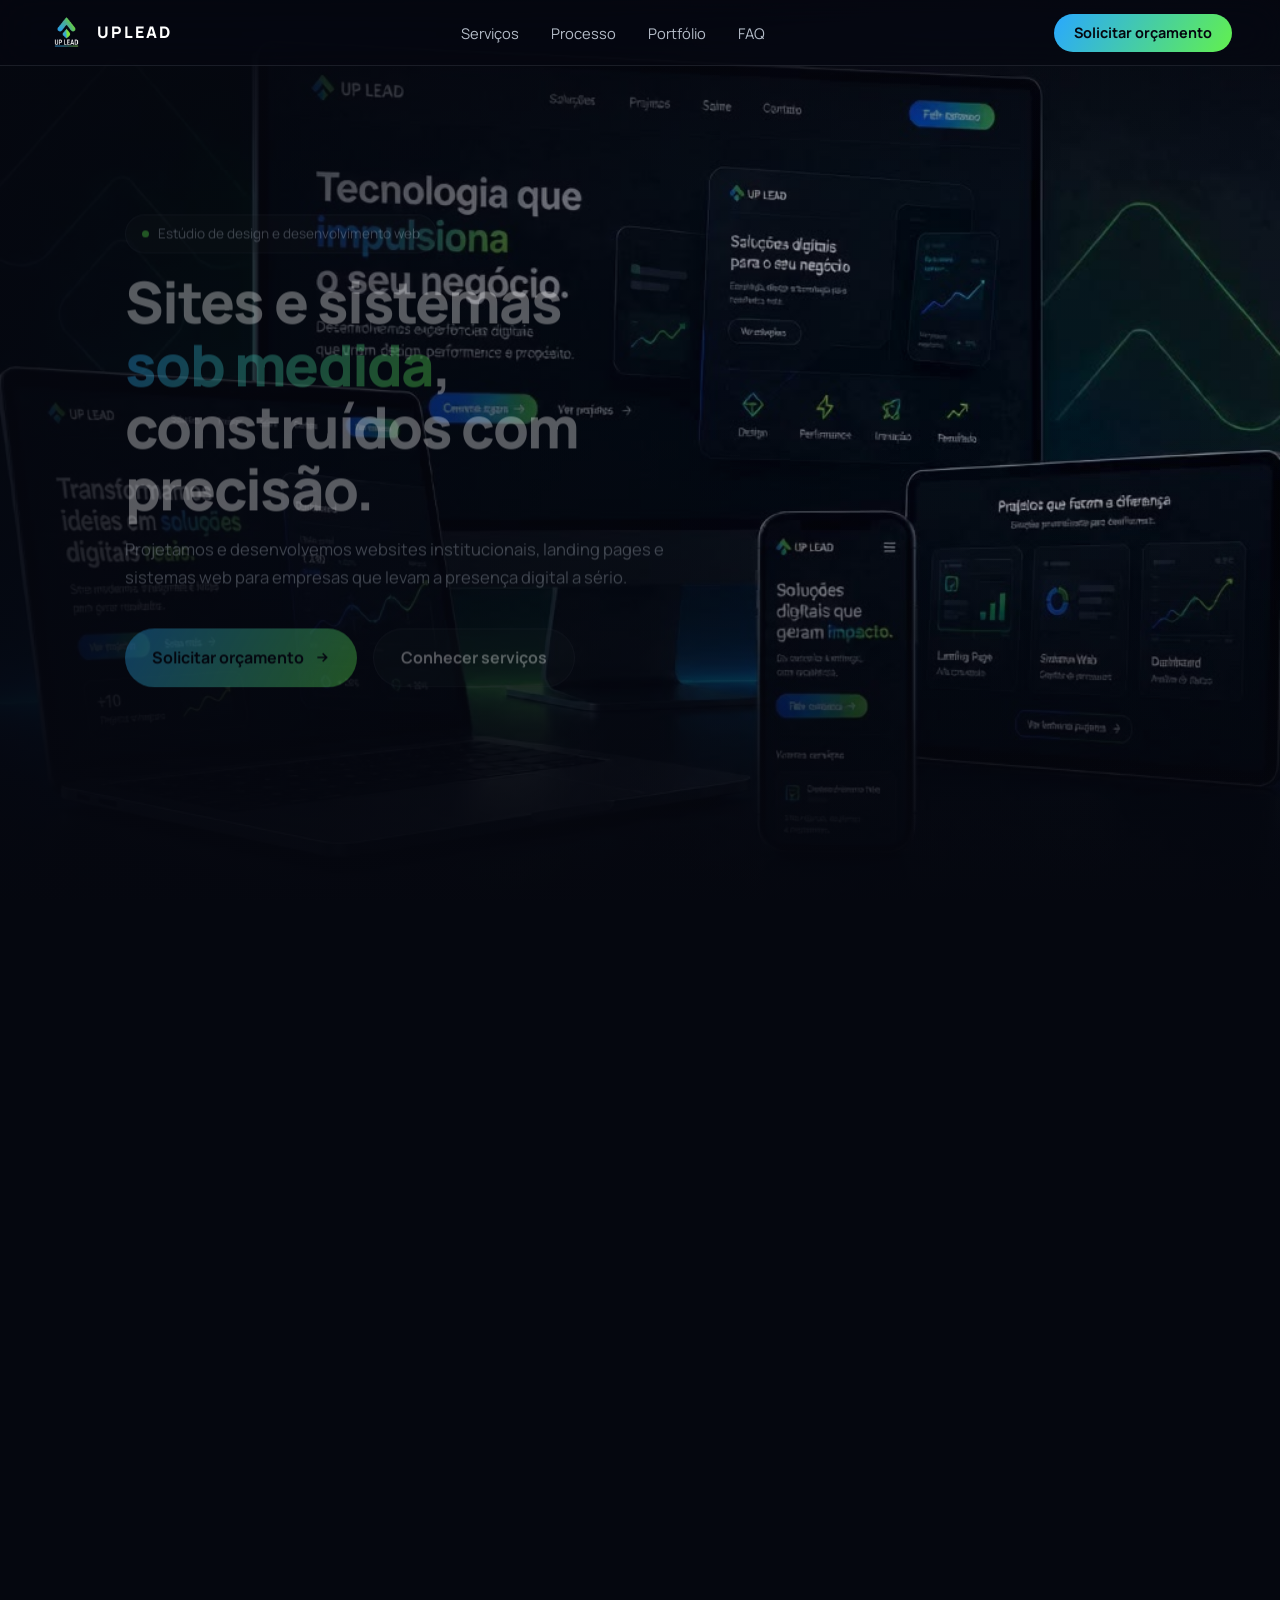
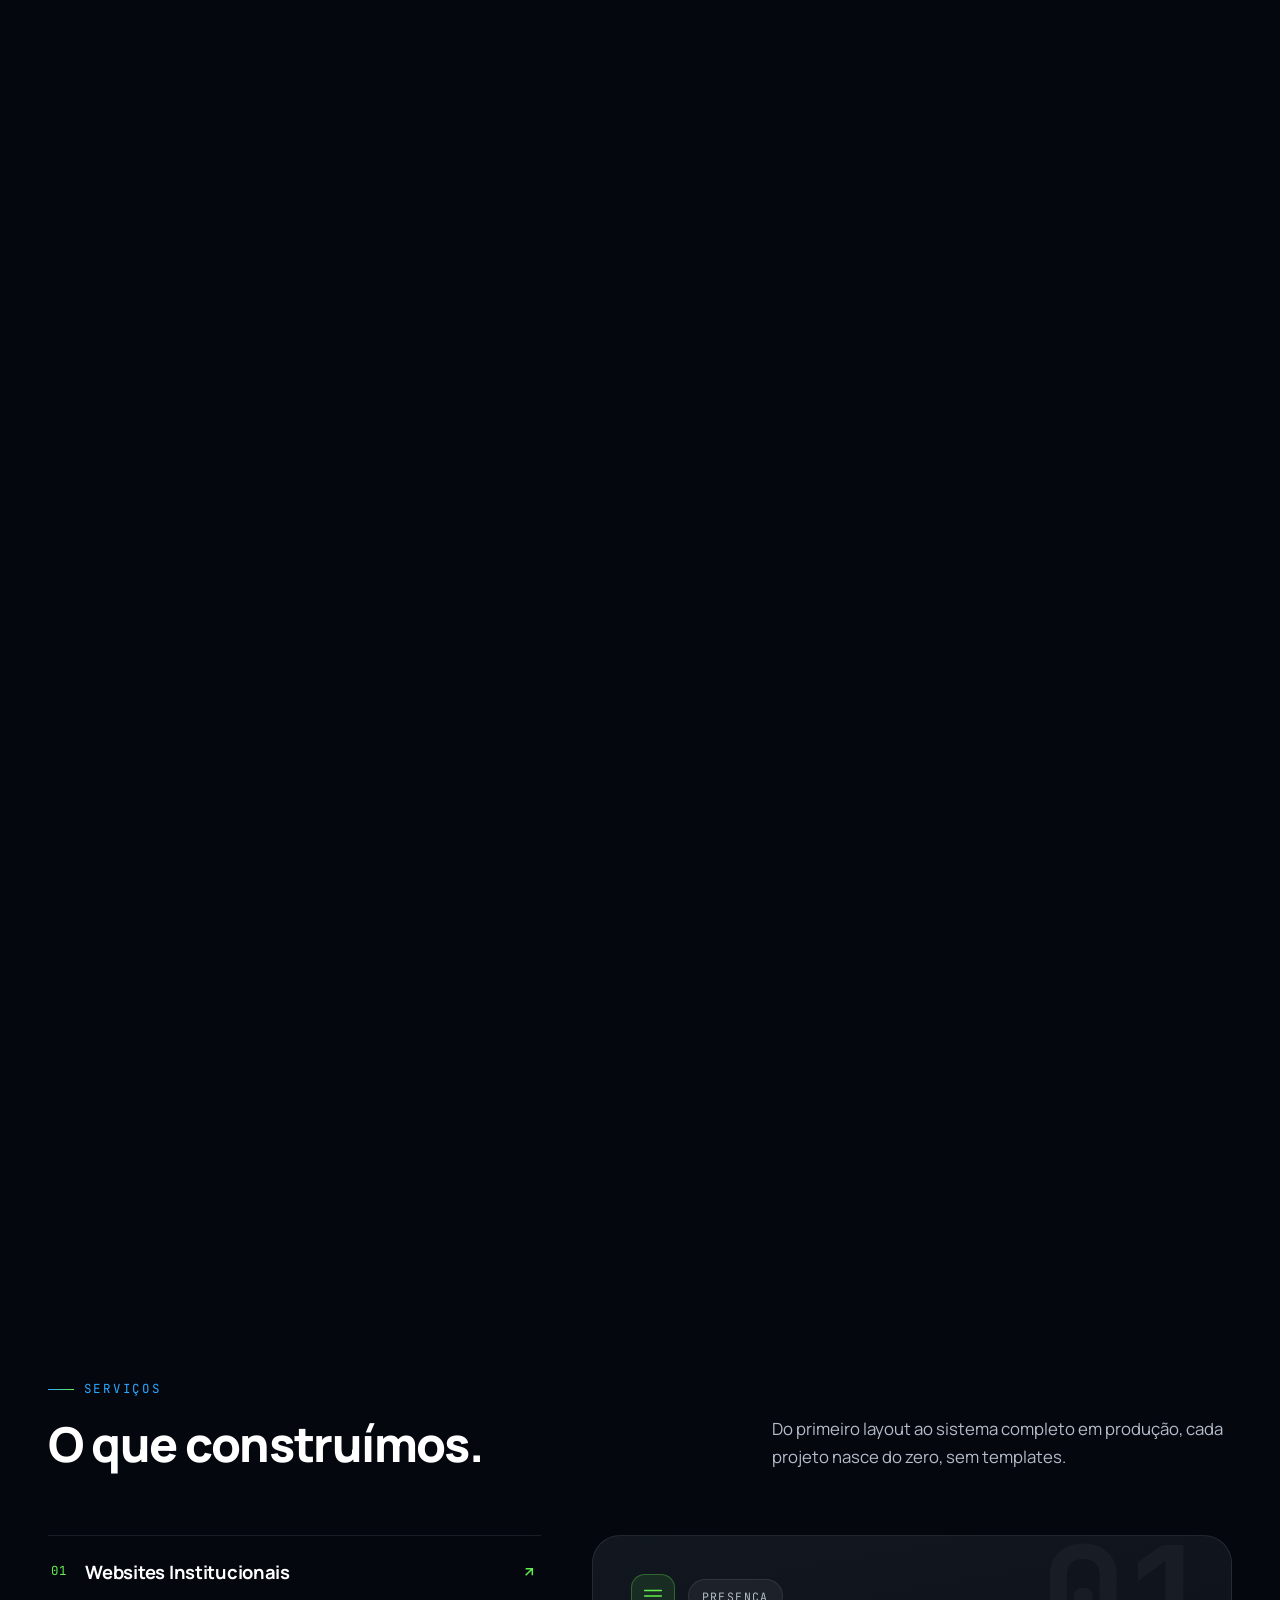
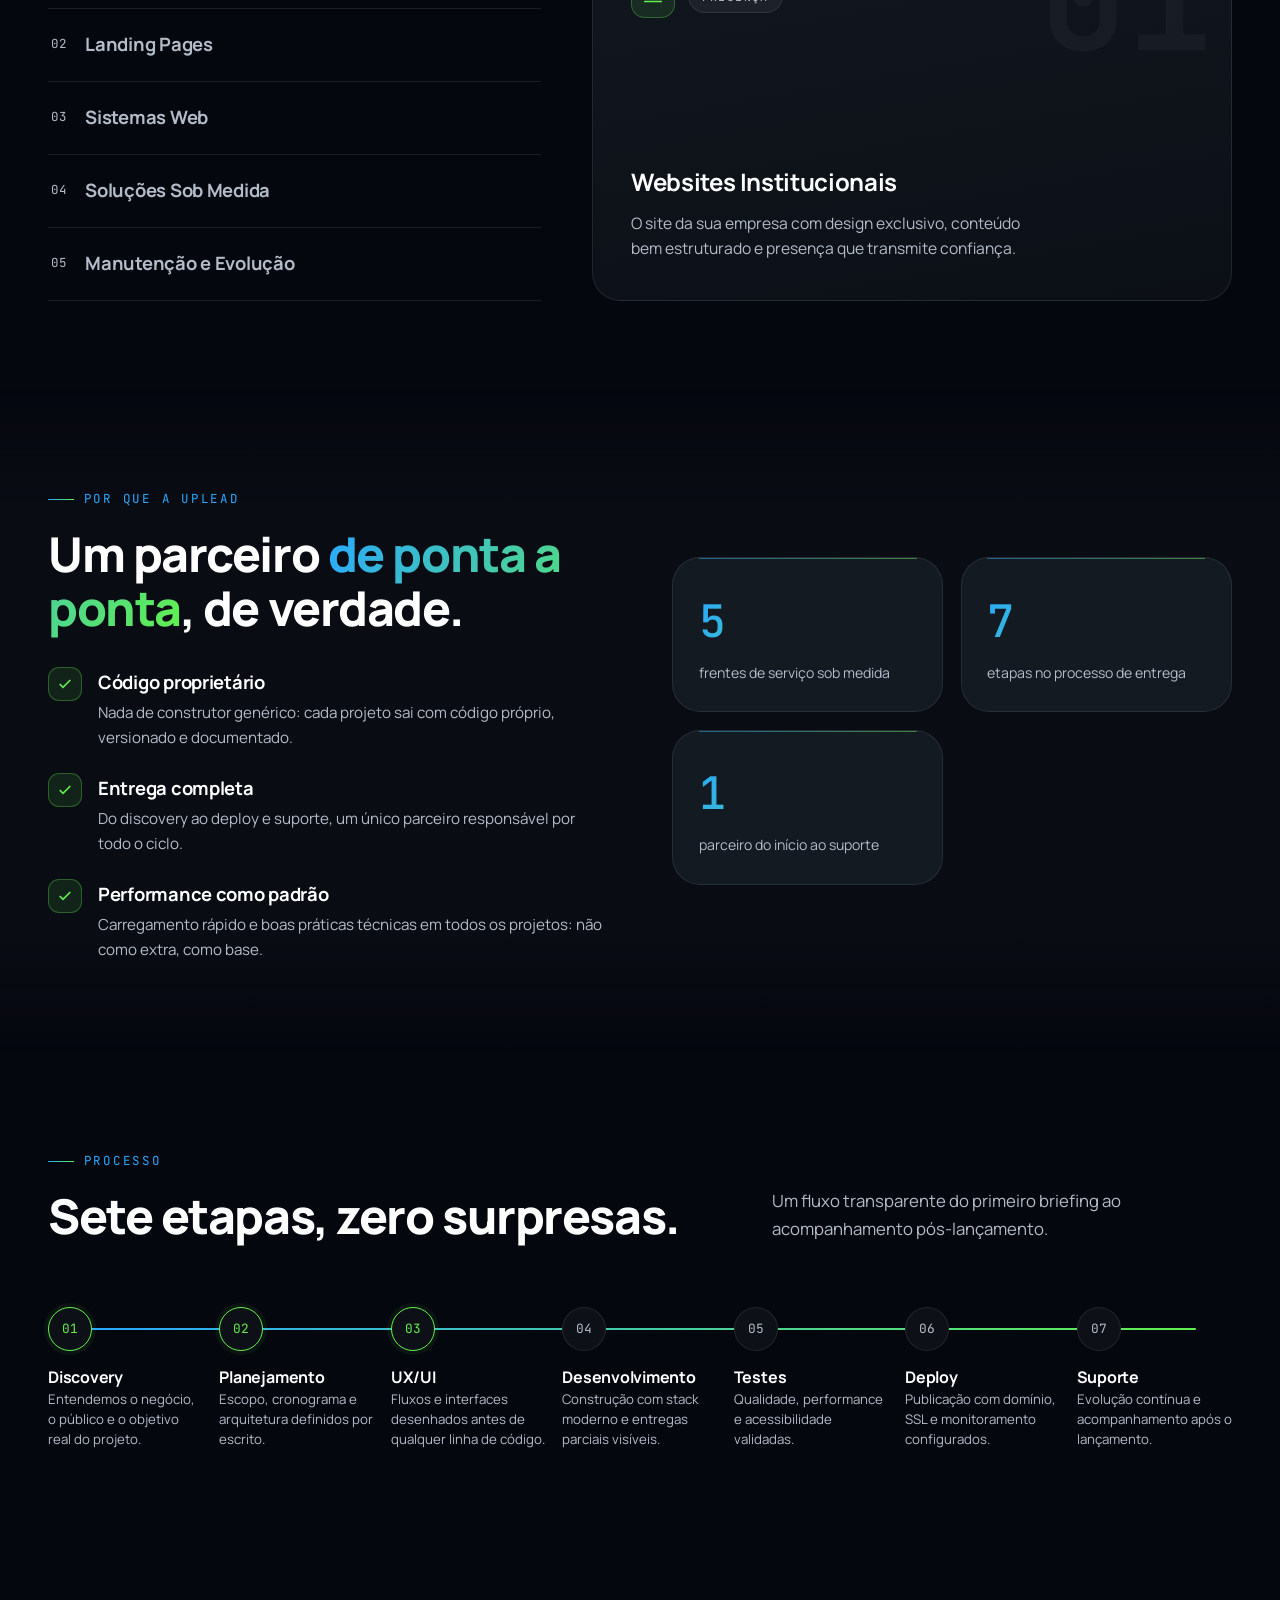
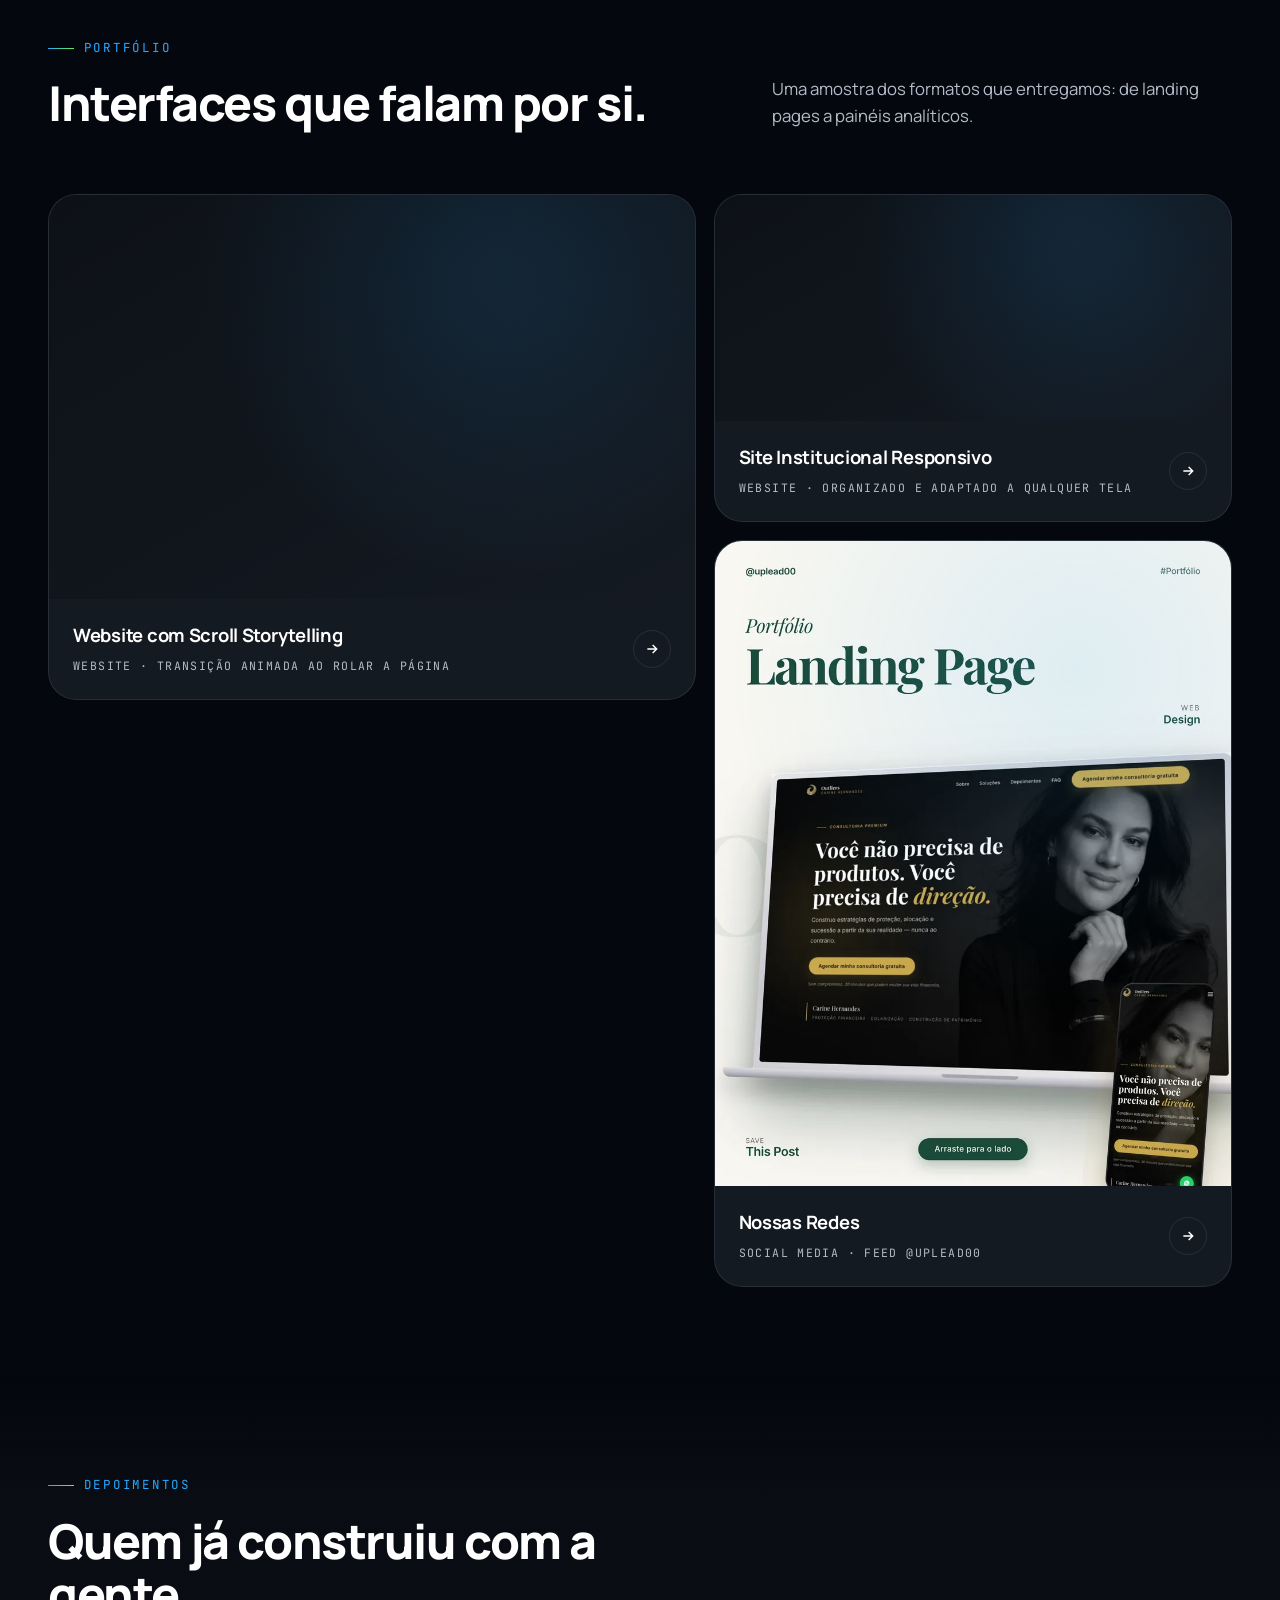
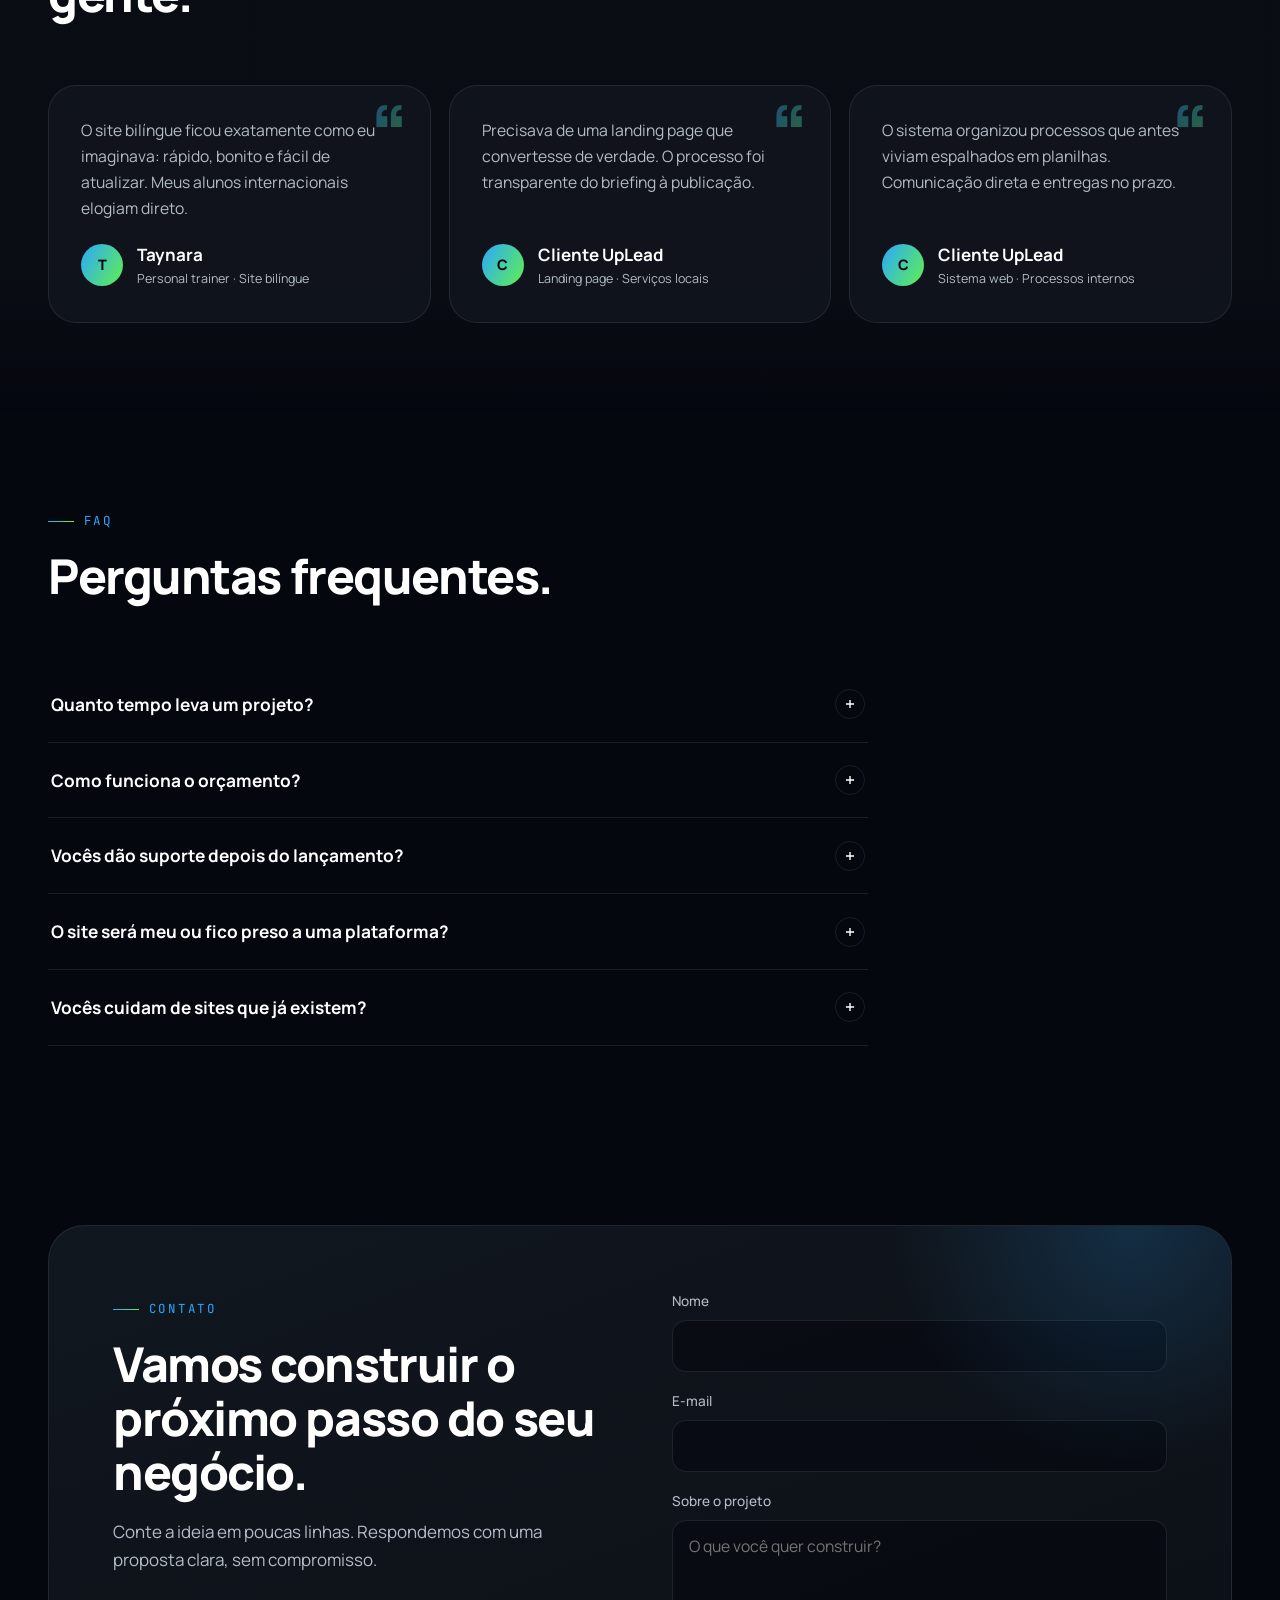
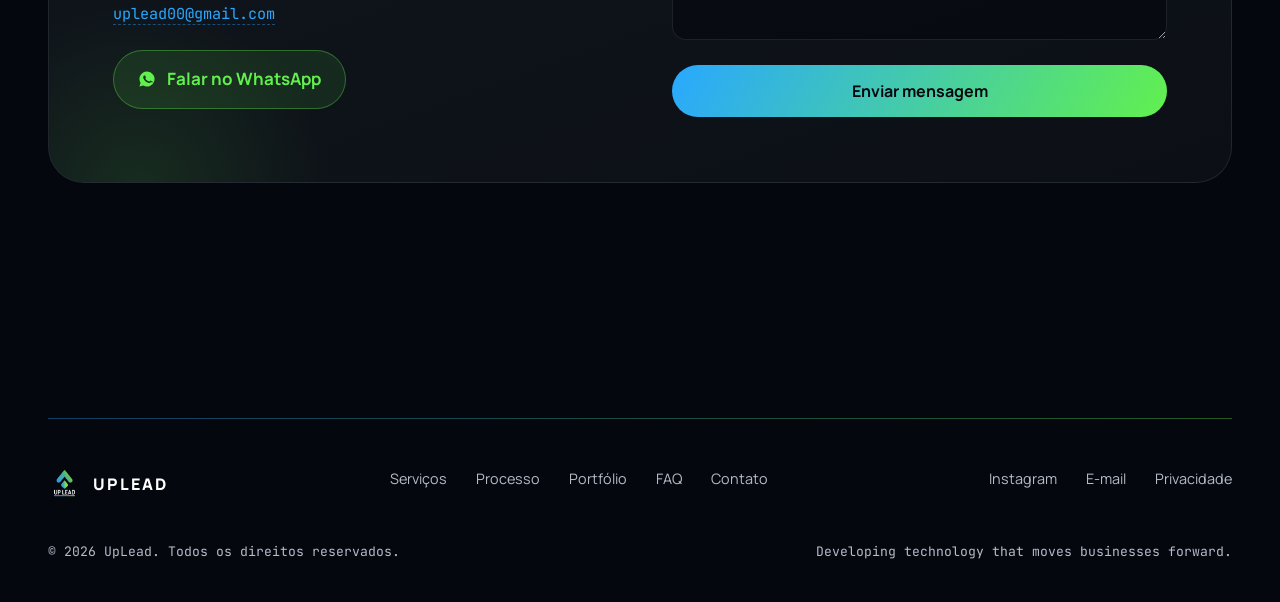
<file: uplead-site/index.html>
<!doctype html>
<html lang="pt-BR">
  <head>
    <!-- Google tag (gtag.js) -->
    <script async src="https://www.googletagmanager.com/gtag/js?id=G-2NTJKHLC8F"></script>
    <script>
      window.dataLayer = window.dataLayer || [];
      function gtag(){dataLayer.push(arguments);}
      gtag('js', new Date());

      gtag('config', 'G-2NTJKHLC8F');
    </script>
    <meta charset="UTF-8" />
    <meta name="viewport" content="width=device-width, initial-scale=1.0" />
    <title>UpLead: Tecnologia que move negócios</title>
    <meta
      name="description"
      content="A UpLead projeta e desenvolve websites institucionais, landing pages e sistemas web sob medida, com design exclusivo, performance e suporte contínuo."
    />
    <meta property="og:title" content="UpLead: Tecnologia que move negócios" />
    <meta
      property="og:description"
      content="Websites, landing pages e sistemas web sob medida."
    />
    <meta property="og:type" content="website" />
    <meta property="og:locale" content="pt_BR" />
    <meta property="og:site_name" content="UpLead" />
    <meta property="og:url" content="https://uplead.website/" />
    <meta property="og:image" content="https://uplead.website/assets/og-image.jpg" />
    <meta property="og:image:width" content="1200" />
    <meta property="og:image:height" content="630" />
    <meta property="og:image:alt" content="UpLead — Tecnologia que move negócios" />
    <meta name="twitter:card" content="summary_large_image" />
    <meta name="twitter:title" content="UpLead: Tecnologia que move negócios" />
    <meta name="twitter:description" content="Websites, landing pages e sistemas web sob medida." />
    <meta name="twitter:image" content="https://uplead.website/assets/og-image.jpg" />
    <meta name="twitter:image:alt" content="UpLead — Tecnologia que move negócios" />
    <meta name="robots" content="index, follow" />
    <link rel="canonical" href="https://uplead.website/" />
    <link rel="icon" type="image/x-icon" href="assets/favicon/favicon.ico" />
    <link rel="icon" type="image/png" sizes="32x32" href="assets/favicon/favicon-32x32.png" />
    <link rel="icon" type="image/png" sizes="16x16" href="assets/favicon/favicon-16x16.png" />
    <link rel="apple-touch-icon" sizes="180x180" href="assets/favicon/apple-touch-icon.png" />
    <link rel="preconnect" href="https://fonts.googleapis.com" />
    <link rel="preconnect" href="https://fonts.gstatic.com" crossorigin />
    <link
      href="https://fonts.googleapis.com/css2?family=Manrope:wght@400;500;600;700;800&display=swap"
      rel="stylesheet"
    />
    <link
      href="https://fonts.googleapis.com/css2?family=JetBrains+Mono:wght@400;500&display=swap"
      rel="stylesheet"
    />
    <link rel="stylesheet" href="css/style.css" />
  </head>
  <body>
    <!-- Background global: base + grid + glow + noise (componente reutilizável) -->
    <div class="site-bg" aria-hidden="true">
      <div class="site-bg__grid"></div>
      <div class="site-bg__glow"></div>
      <div class="site-bg__noise"></div>
    </div>

    <nav aria-label="Principal">
      <div class="nav-inner">
        <a href="#" class="brand"
          ><img src="assets/logo.png" alt="UpLead" /><span>UPLEAD</span></a
        >
        <div class="nav-links">
          <a href="#servicos">Serviços</a>
          <a href="#processo">Processo</a>
          <a href="#portfolio">Portfólio</a>
          <a href="#faq">FAQ</a>
        </div>
        <button
          class="nav-cta magnetic"
          onclick="
            document
              .getElementById('contato')
              .scrollIntoView({ behavior: 'smooth' })
          "
        >
          Solicitar orçamento
        </button>
        <button
          class="menu-btn"
          aria-label="Abrir menu"
          aria-expanded="false"
          onclick="toggleMenu(this)"
        >
          <svg
            width="18"
            height="18"
            viewBox="0 0 24 24"
            fill="none"
            stroke="currentColor"
            stroke-width="2.2"
            aria-hidden="true"
          >
            <path d="M4 7h16M4 12h16M4 17h16" />
          </svg>
        </button>
      </div>
      <div class="mobile-menu" id="mm">
        <a href="#servicos">Serviços</a><a href="#processo">Processo</a
        ><a href="#portfolio">Portfólio</a><a href="#faq">FAQ</a
        ><a href="#contato" style="color: var(--green); font-weight: 700"
          >Solicitar orçamento →</a
        >
      </div>
    </nav>

    <main>
      <!-- HERO — vídeo com scroll-scrub -->
      <header class="hero-scrub" id="heroScrub">
        <div class="hero-sticky">
          <video
            id="scrubVid"
            muted
            playsinline
            preload="auto"
            poster="assets/hero-poster.jpg"
            aria-hidden="true"
          >
            <source src="assets/hero-scrub.mp4" type="video/mp4" />
          </video>
          <div class="hero-overlay" aria-hidden="true"></div>
          <div class="wrap hero-content">
            <div class="hero-badge rv">
              <span class="dot"></span> Estúdio de design e desenvolvimento web
            </div>
            <h1 class="rv" style="--d: 0.08s">
              Sites e sistemas <span class="grad-text">sob medida</span>,
              construídos com precisão.
            </h1>
            <p class="lead rv" style="--d: 0.16s">
              Projetamos e desenvolvemos websites institucionais, landing pages
              e sistemas web para empresas que levam a presença digital a sério.
            </p>
            <div class="btns rv" style="--d: 0.24s">
              <a class="btn btn-primary magnetic" href="#contato"
                >Solicitar orçamento
                <svg
                  width="16"
                  height="16"
                  viewBox="0 0 24 24"
                  fill="none"
                  stroke="currentColor"
                  stroke-width="2.4"
                >
                  <path d="M5 12h14M13 6l6 6-6 6" /></svg
              ></a>
              <a class="btn btn-ghost magnetic" href="#servicos"
                >Conhecer serviços</a
              >
            </div>
          </div>
          <div class="scroll-hint" aria-hidden="true">
            <span></span>role para explorar
          </div>
        </div>
      </header>

      <!-- SERVIÇOS -->
      <section id="servicos">
        <div class="wrap">
          <div class="sec-head">
            <div class="rv">
              <span class="eyebrow">Serviços</span>
              <h2>O que construímos.</h2>
            </div>
            <p class="rv" style="--d: 0.1s">
              Do primeiro layout ao sistema completo em produção, cada projeto
              nasce do zero, sem templates.
            </p>
          </div>
          <div class="services-panel rv" style="--d: 0.1s">
            <div class="service-list" id="serviceList"></div>
            <div class="service-detail" id="serviceDetail"></div>
          </div>
        </div>
      </section>

      <!-- WHY -->
      <section
        id="porque"
        style="
          background: linear-gradient(
            180deg,
            transparent,
            rgba(13, 17, 23, 0.6) 20%,
            rgba(13, 17, 23, 0.6) 80%,
            transparent
          );
        "
      >
        <div class="wrap why">
          <div class="rv">
            <span class="eyebrow">Por que a UpLead</span>
            <h2>
              Um parceiro <span class="grad-text">de ponta a ponta</span>, de
              verdade.
            </h2>
            <div class="why-list">
              <div class="why-item">
                <span class="mark"
                  ><svg viewBox="0 0 24 24" fill="none" stroke-width="2.5">
                    <path d="M4 12l5 5L20 6" /></svg
                ></span>
                <div>
                  <h3>Código proprietário</h3>
                  <p>
                    Nada de construtor genérico: cada projeto sai com código
                    próprio, versionado e documentado.
                  </p>
                </div>
              </div>
              <div class="why-item">
                <span class="mark"
                  ><svg viewBox="0 0 24 24" fill="none" stroke-width="2.5">
                    <path d="M4 12l5 5L20 6" /></svg
                ></span>
                <div>
                  <h3>Entrega completa</h3>
                  <p>
                    Do discovery ao deploy e suporte, um único parceiro
                    responsável por todo o ciclo.
                  </p>
                </div>
              </div>
              <div class="why-item">
                <span class="mark"
                  ><svg viewBox="0 0 24 24" fill="none" stroke-width="2.5">
                    <path d="M4 12l5 5L20 6" /></svg
                ></span>
                <div>
                  <h3>Performance como padrão</h3>
                  <p>
                    Carregamento rápido e boas práticas técnicas em todos os
                    projetos: não como extra, como base.
                  </p>
                </div>
              </div>
            </div>
          </div>
          <div class="why-metrics">
            <div class="metric rv">
              <strong data-count="5">0</strong
              ><span>frentes de serviço sob medida</span>
            </div>
            <div class="metric rv" style="--d: 0.08s">
              <strong data-count="7">0</strong
              ><span>etapas no processo de entrega</span>
            </div>
            <div class="metric rv" style="--d: 0.24s">
              <strong data-count="1">0</strong
              ><span>parceiro do início ao suporte</span>
            </div>
          </div>
        </div>
      </section>

      <!-- PROCESSO -->
      <section id="processo">
        <div class="wrap">
          <div class="sec-head">
            <div class="rv">
              <span class="eyebrow">Processo</span>
              <h2>Sete etapas, zero surpresas.</h2>
            </div>
            <p class="rv" style="--d: 0.1s">
              Um fluxo transparente do primeiro briefing ao acompanhamento
              pós-lançamento.
            </p>
          </div>
          <div class="timeline rv" id="tl">
            <div class="progress"></div>
            <div class="step">
              <span class="node">01</span>
              <div>
                <h3>Discovery</h3>
                <p>
                  Entendemos o negócio, o público e o objetivo real do projeto.
                </p>
              </div>
            </div>
            <div class="step">
              <span class="node">02</span>
              <div>
                <h3>Planejamento</h3>
                <p>Escopo, cronograma e arquitetura definidos por escrito.</p>
              </div>
            </div>
            <div class="step">
              <span class="node">03</span>
              <div>
                <h3>UX/UI</h3>
                <p>
                  Fluxos e interfaces desenhados antes de qualquer linha de
                  código.
                </p>
              </div>
            </div>
            <div class="step">
              <span class="node">04</span>
              <div>
                <h3>Desenvolvimento</h3>
                <p>
                  Construção com stack moderno e entregas parciais visíveis.
                </p>
              </div>
            </div>
            <div class="step">
              <span class="node">05</span>
              <div>
                <h3>Testes</h3>
                <p>Qualidade, performance e acessibilidade validadas.</p>
              </div>
            </div>
            <div class="step">
              <span class="node">06</span>
              <div>
                <h3>Deploy</h3>
                <p>Publicação com domínio, SSL e monitoramento configurados.</p>
              </div>
            </div>
            <div class="step">
              <span class="node">07</span>
              <div>
                <h3>Suporte</h3>
                <p>Evolução contínua e acompanhamento após o lançamento.</p>
              </div>
            </div>
          </div>
        </div>
      </section>

      <!-- PORTFOLIO -->
      <section id="portfolio">
        <div class="wrap">
          <div class="sec-head">
            <div class="rv">
              <span class="eyebrow">Portfólio</span>
              <h2>Interfaces que falam por si.</h2>
            </div>
            <p class="rv" style="--d: 0.1s">
              Uma amostra dos formatos que entregamos: de landing pages a
              painéis analíticos.
            </p>
          </div>
          <div class="portfolio">
            <a class="folio rv" href="#contato">
              <div class="shot">
                <video
                  class="media"
                  muted
                  loop
                  playsinline
                  preload="none"
                  data-src="assets/portfolio/mello.mp4"
                  aria-label="Demonstração de site com transição animada ao rolar a página"
                ></video>
              </div>
              <div class="info">
                <div>
                  <h3>Website com Scroll Storytelling</h3>
                  <small>Website · Transição animada ao rolar a página</small>
                </div>
                <span class="arrow"
                  ><svg
                    width="16"
                    height="16"
                    viewBox="0 0 24 24"
                    fill="none"
                    stroke="currentColor"
                    stroke-width="2.2"
                  >
                    <path d="M5 12h14M13 6l6 6-6 6" /></svg
                ></span>
              </div>
            </a>
            <div class="folio-col">
              <a class="folio rv" style="--d: 0.1s" href="#contato">
                <div class="shot" style="aspect-ratio: 16/7">
                  <video
                    class="media"
                    muted
                    loop
                    playsinline
                    preload="none"
                    data-src="assets/portfolio/tay.mp4"
                    aria-label="Demonstração do site institucional responsivo"
                  ></video>
                </div>
                <div class="info">
                  <div>
                    <h3>Site Institucional Responsivo</h3>
                    <small
                      >Website · Organizado e adaptado a qualquer tela</small
                    >
                  </div>
                  <span class="arrow"
                    ><svg
                      width="16"
                      height="16"
                      viewBox="0 0 24 24"
                      fill="none"
                      stroke="currentColor"
                      stroke-width="2.2"
                    >
                      <path d="M5 12h14M13 6l6 6-6 6" /></svg
                  ></span>
                </div>
              </a>
              <a
                class="folio rv"
                style="--d: 0.18s"
                href="https://instagram.com/uplead00"
                target="_blank"
                rel="noopener"
              >
                <div class="shot" style="aspect-ratio: 4/5">
                  <div
                    class="carousel"
                    role="img"
                    aria-label="Carrossel de artes publicadas no Instagram da UpLead"
                  >
                    <div class="carousel-track">
                      <img
                        loading="lazy"
                        src="assets/portfolio/slide_01.webp"
                        alt=""
                      />
                      <img
                        loading="lazy"
                        src="assets/portfolio/slide_02.webp"
                        alt=""
                      />
                      <img
                        loading="lazy"
                        src="assets/portfolio/slide_03.webp"
                        alt=""
                      />
                      <img
                        loading="lazy"
                        src="assets/portfolio/slide_04.webp"
                        alt=""
                      />
                      <img
                        loading="lazy"
                        src="assets/portfolio/slide_05.webp"
                        alt=""
                      />
                      <img
                        loading="lazy"
                        src="assets/portfolio/slide_06.webp"
                        alt=""
                      />
                      <img
                        loading="lazy"
                        src="assets/portfolio/slide_07.webp"
                        alt=""
                      />
                      <img
                        loading="lazy"
                        src="assets/portfolio/slide_08.webp"
                        alt=""
                      />
                      <img
                        loading="lazy"
                        src="assets/portfolio/slide_09.webp"
                        alt=""
                      />
                      <img
                        loading="lazy"
                        src="assets/portfolio/slide_10.webp"
                        alt=""
                      />
                    </div>
                  </div>
                </div>
                <div class="info">
                  <div>
                    <h3>Nossas Redes</h3>
                    <small>Social media · Feed @uplead00</small>
                  </div>
                  <span class="arrow"
                    ><svg
                      width="16"
                      height="16"
                      viewBox="0 0 24 24"
                      fill="none"
                      stroke="currentColor"
                      stroke-width="2.2"
                    >
                      <path d="M5 12h14M13 6l6 6-6 6" /></svg
                  ></span>
                </div>
              </a>
            </div>
          </div>
        </div>
      </section>

      <!-- DEPOIMENTOS -->
      <section
        id="depoimentos"
        style="
          background: linear-gradient(
            180deg,
            transparent,
            rgba(13, 17, 23, 0.6) 20%,
            rgba(13, 17, 23, 0.6) 80%,
            transparent
          );
        "
      >
        <div class="wrap">
          <div class="sec-head">
            <div class="rv">
              <span class="eyebrow">Depoimentos</span>
              <h2>Quem já construiu com a gente.</h2>
            </div>
          </div>
          <div class="quotes">
            <figure class="quote rv">
              <p>
                O site bilíngue ficou exatamente como eu imaginava: rápido,
                bonito e fácil de atualizar. Meus alunos internacionais elogiam
                direto.
              </p>
              <figcaption class="who">
                <span class="av">T</span>
                <div>
                  <strong>Taynara</strong
                  ><small>Personal trainer · Site bilíngue</small>
                </div>
              </figcaption>
            </figure>
            <figure class="quote rv" style="--d: 0.1s">
              <p>
                Precisava de uma landing page que convertesse de verdade. O
                processo foi transparente do briefing à publicação.
              </p>
              <figcaption class="who">
                <span class="av">C</span>
                <div>
                  <strong>Cliente UpLead</strong
                  ><small>Landing page · Serviços locais</small>
                </div>
              </figcaption>
            </figure>
            <figure class="quote rv" style="--d: 0.2s">
              <p>
                O sistema organizou processos que antes viviam espalhados em
                planilhas. Comunicação direta e entregas no prazo.
              </p>
              <figcaption class="who">
                <span class="av">C</span>
                <div>
                  <strong>Cliente UpLead</strong
                  ><small>Sistema web · Processos internos</small>
                </div>
              </figcaption>
            </figure>
          </div>
        </div>
      </section>

      <!-- FAQ -->
      <section id="faq">
        <div class="wrap">
          <div class="sec-head">
            <div class="rv">
              <span class="eyebrow">FAQ</span>
              <h2>Perguntas frequentes.</h2>
            </div>
          </div>
          <div class="faq rv" id="faqList"></div>
        </div>
      </section>

      <!-- CONTATO -->
      <section id="contato">
        <div class="wrap">
          <div class="contact rv">
            <div class="contact-info">
              <span class="eyebrow">Contato</span>
              <h2>Vamos construir o próximo passo do seu negócio.</h2>
              <p
                style="color: var(--muted); margin-top: 1.2rem; max-width: 44ch"
              >
                Conte a ideia em poucas linhas. Respondemos com uma proposta
                clara, sem compromisso.
              </p>
              <p style="margin-top: 1.6rem">
                <a class="mail" href="mailto:uplead00@gmail.com"
                  >uplead00@gmail.com</a
                >
              </p>
              <a
                class="wa"
                href="https://wa.me/"
                target="_blank"
                rel="noopener"
              >
                <svg
                  width="18"
                  height="18"
                  viewBox="0 0 24 24"
                  fill="currentColor"
                  aria-hidden="true"
                >
                  <path
                    d="M12 2a10 10 0 0 0-8.6 15.1L2 22l5.1-1.3A10 10 0 1 0 12 2Zm5.4 14.1c-.2.6-1.2 1.2-1.7 1.2-.5.1-1 .2-3.2-.7-2.7-1.1-4.4-3.8-4.5-4-.2-.2-1.1-1.5-1.1-2.8s.7-2 1-2.3c.2-.3.5-.3.7-.3h.5c.2 0 .4 0 .6.5.2.6.8 1.9.8 2 .1.2.1.3 0 .5l-.4.6c-.2.2-.3.4-.1.7.2.3.9 1.4 1.9 2.3 1.3 1.1 2.3 1.5 2.7 1.6.3.2.5.1.7-.1l.9-1c.2-.3.4-.2.7-.1l2 .9c.3.2.5.2.6.4 0 .1 0 .7-.2 1.2Z"
                  />
                </svg>
                Falar no WhatsApp</a
              >
            </div>
            <form
              id="form"
              action="https://formsubmit.co/uplead00@gmail.com"
              method="POST"
              novalidate
            >
              <input type="hidden" name="_subject" value="Novo contato: site UpLead" />
              <input type="hidden" name="_template" value="table" />
              <input type="hidden" name="_captcha" value="false" />
              <!-- TODO: trocar para o domínio de produção depois de publicar -->
              <input
                type="hidden"
                name="_next"
                value="http://127.0.0.1:5500/uplead-site/index.html"
              />
              <input
                type="text"
                name="_honey"
                tabindex="-1"
                autocomplete="off"
                style="position: absolute; left: -9999px"
                aria-hidden="true"
              />
              <div class="field">
                <label for="fn">Nome</label
                ><input
                  id="fn"
                  name="nome"
                  type="text"
                  autocomplete="name"
                  required
                />
              </div>
              <div class="field">
                <label for="fe">E-mail</label
                ><input
                  id="fe"
                  name="email"
                  type="email"
                  autocomplete="email"
                  required
                />
              </div>
              <div class="field">
                <label for="fm">Sobre o projeto</label
                ><textarea
                  id="fm"
                  name="mensagem"
                  required
                  placeholder="O que você quer construir?"
                ></textarea>
              </div>
              <button
                class="btn btn-primary magnetic"
                type="submit"
                style="width: 100%; justify-content: center"
              >
                Enviar mensagem
              </button>
              <p class="form-ok" id="formOk" role="status">
                Mensagem enviada! Vamos responder em breve.
              </p>
            </form>
          </div>
        </div>
      </section>
    </main>

    <footer>
      <div class="wrap">
        <div class="foot-divider"></div>
        <div class="foot-grid">
          <a href="#" class="brand"
            ><img src="assets/logo.png" alt="UpLead" /><span>UPLEAD</span></a
          >
          <div class="foot-links">
            <a href="#servicos">Serviços</a><a href="#processo">Processo</a
            ><a href="#portfolio">Portfólio</a><a href="#faq">FAQ</a
            ><a href="#contato">Contato</a>
          </div>
          <div class="foot-links">
            <a
              href="https://instagram.com/uplead00"
              target="_blank"
              rel="noopener"
              >Instagram</a
            >
            <a href="mailto:uplead00@gmail.com">E-mail</a>
            <a href="politica-de-privacidade.html">Privacidade</a>
          </div>
        </div>
        <div class="copy">
          <span>© 2026 UpLead. Todos os direitos reservados.</span
          ><span>Developing technology that moves businesses forward.</span>
        </div>
      </div>
    </footer>

    <script src="js/main.js" defer></script>
  </body>
</html>
</file>
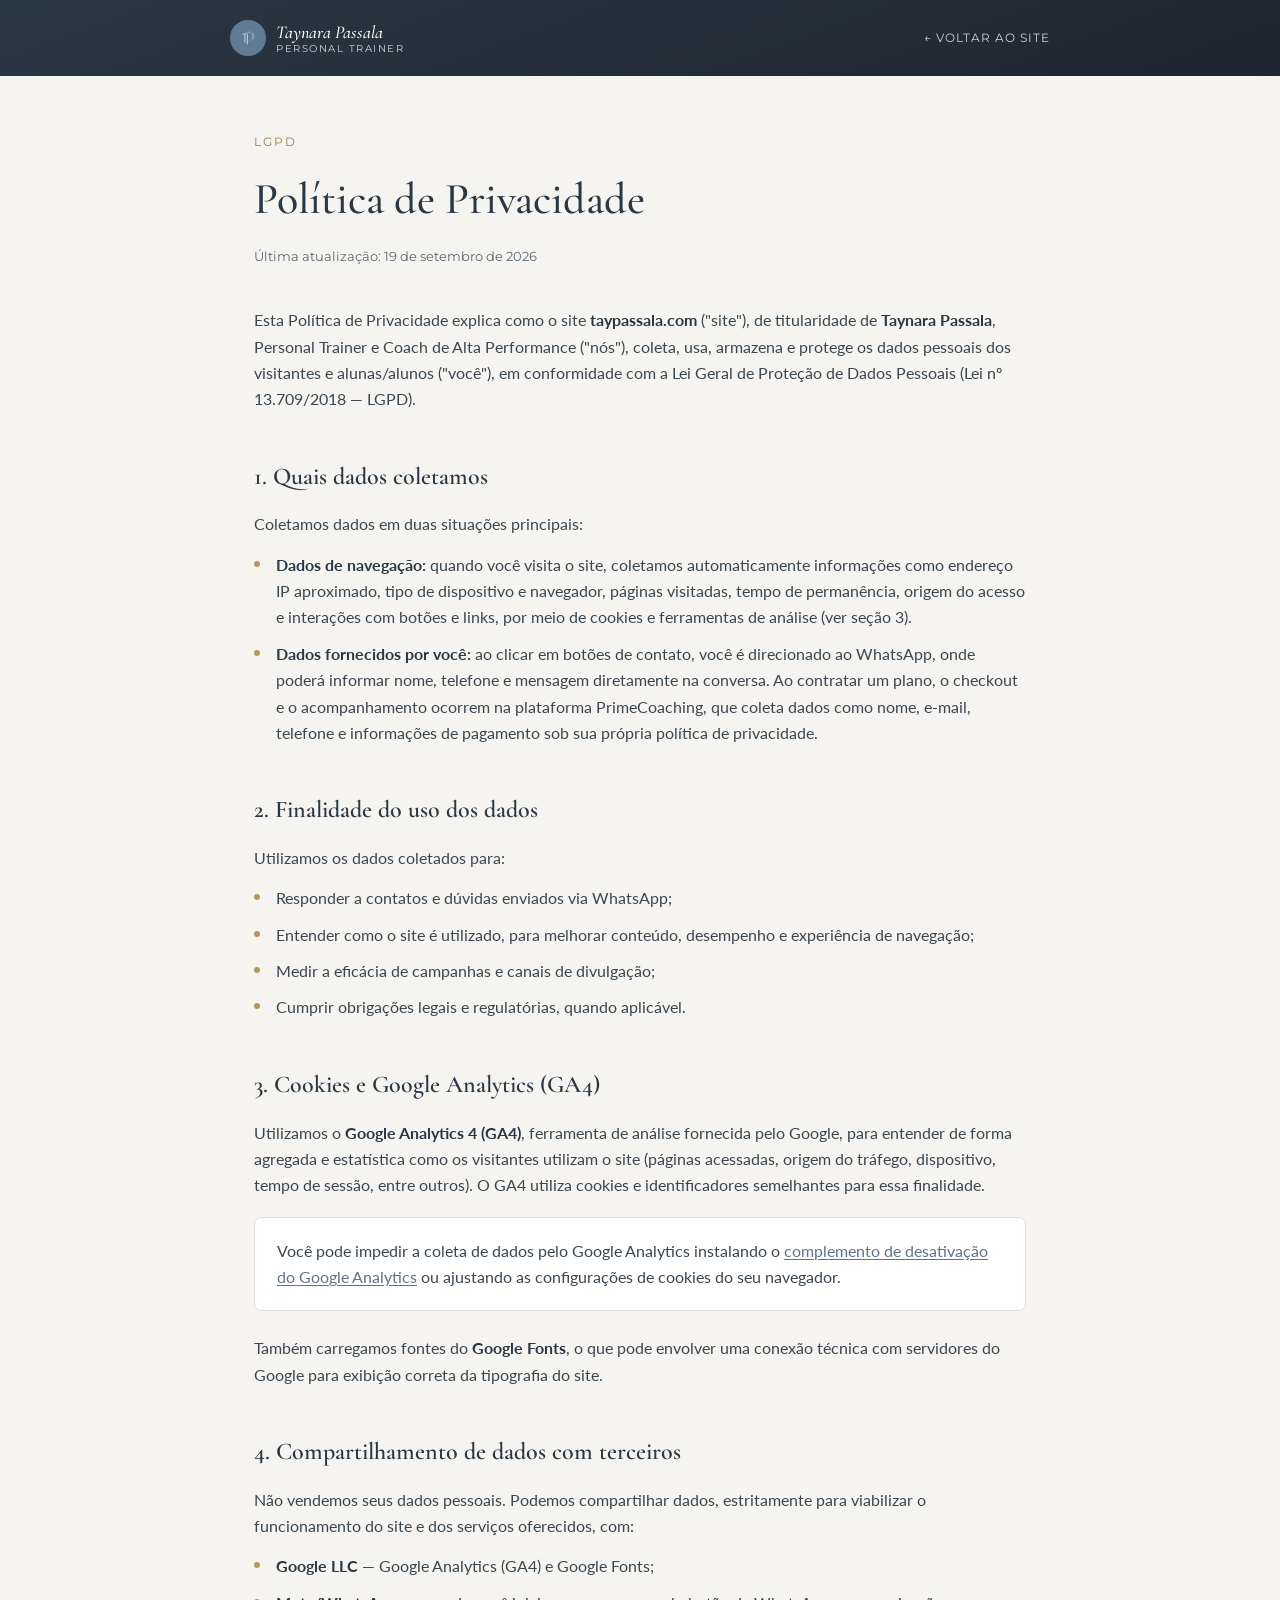
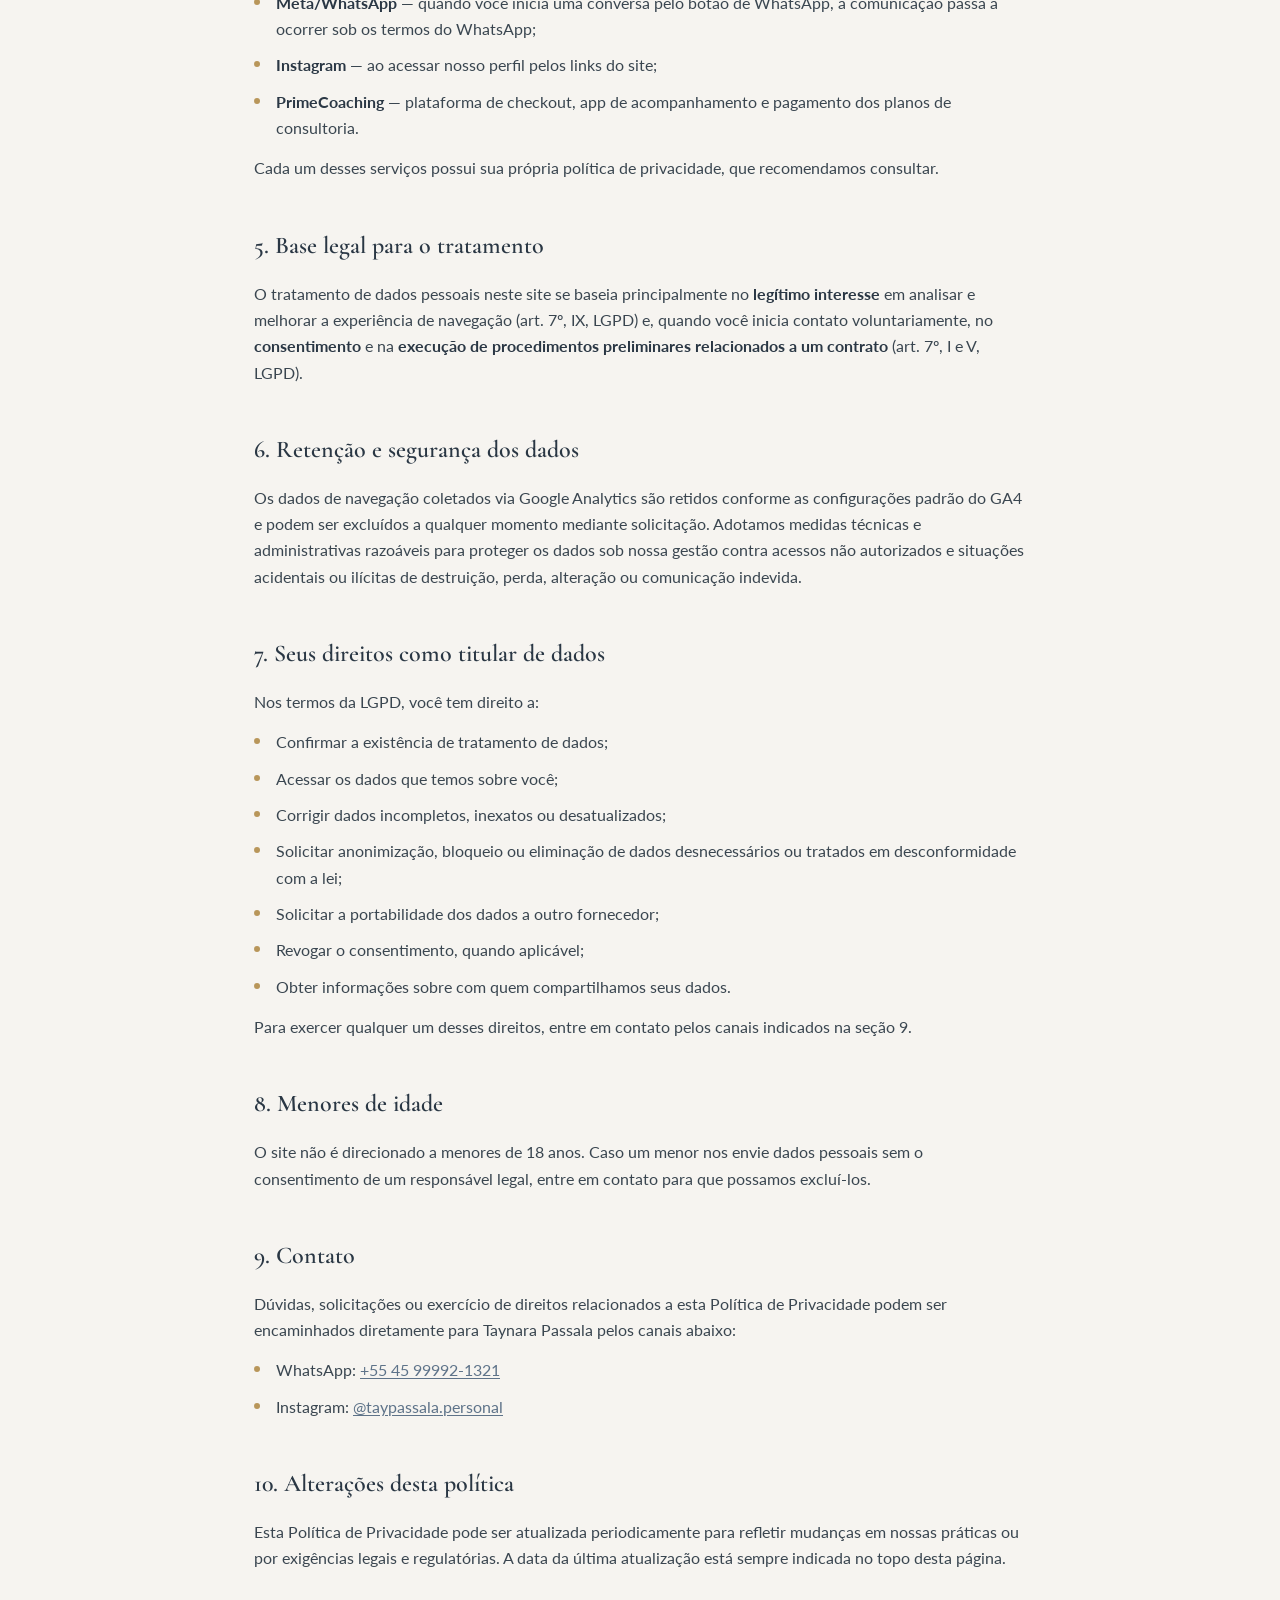
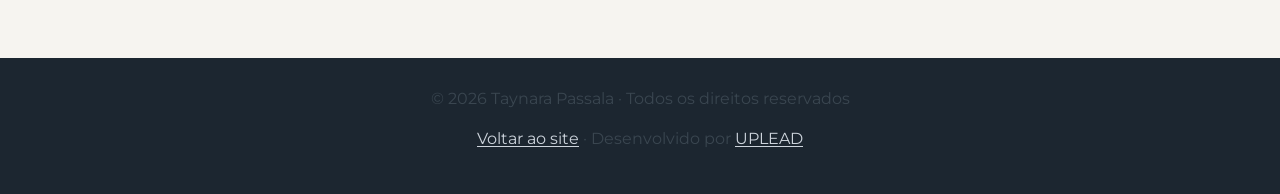
<file: taypassala/privacidade.html>
<!doctype html>
<html lang="pt-BR">
  <head>
    <!-- Google tag (gtag.js) -->
    <script async src="https://www.googletagmanager.com/gtag/js?id=G-0SQSQVKKT0"></script>
    <script>
      window.dataLayer = window.dataLayer || [];
      function gtag(){dataLayer.push(arguments);}
      gtag('js', new Date());

      gtag('config', 'G-0SQSQVKKT0');
    </script>

    <meta charset="UTF-8" />
    <meta name="viewport" content="width=device-width, initial-scale=1" />
    <title>Política de Privacidade — Taynara Passala</title>
    <meta
      name="description"
      content="Política de Privacidade do site da Taynara Passala: como coletamos, usamos e protegemos seus dados, em conformidade com a LGPD."
    />
    <meta name="robots" content="index, follow" />
    <link rel="canonical" href="https://taypassala.com/privacidade.html" />

    <link rel="icon" href="favicon.ico?v=2" sizes="any" />
    <link
      rel="icon"
      href="assets/images/brand/icon.svg?v=2"
      type="image/svg+xml"
    />
    <link
      rel="apple-touch-icon"
      href="assets/images/brand/apple-icon.png?v=2"
    />

    <link rel="preconnect" href="https://fonts.googleapis.com" />
    <link rel="preconnect" href="https://fonts.gstatic.com" crossorigin />
    <link
      href="https://fonts.googleapis.com/css2?family=Cormorant+Garamond:ital,wght@0,300;0,400;0,500;0,600;1,300&family=Montserrat:wght@500;600;700&family=Lato:wght@300;400;700&display=swap"
      rel="stylesheet"
    />

    <style>
      :root {
        --night: #2a3744;
        --night-deep: #1c2630;
        --blue: #5e7389;
        --bronze: #b8965a;
        --bronze-hover: #9e7d47;
        --warm-white: #f6f4f0;
        --beige: #cdd4dc;
        --dark-text: #20272f;
        --font-display: "Cormorant Garamond", Georgia, serif;
        --font-ui: "Montserrat", sans-serif;
        --font-body: "Lato", sans-serif;
        --maxw: 820px;
      }
      * {
        margin: 0;
        padding: 0;
        box-sizing: border-box;
      }
      html {
        scroll-behavior: smooth;
      }
      body {
        font-family: var(--font-body);
        color: var(--dark-text);
        background: var(--warm-white);
        line-height: 1.7;
        -webkit-font-smoothing: antialiased;
      }
      a {
        color: var(--blue);
        text-decoration: underline;
        text-underline-offset: 2px;
      }
      a:hover {
        color: var(--bronze-hover);
      }

      /* ---------- Header ---------- */
      header.top {
        background: linear-gradient(
          160deg,
          var(--night) 0%,
          var(--night-deep) 100%
        );
        padding: 20px 24px;
      }
      .top__inner {
        max-width: var(--maxw);
        margin-inline: auto;
        display: flex;
        align-items: center;
        justify-content: space-between;
        gap: 16px;
      }
      .brand {
        display: flex;
        align-items: center;
        gap: 10px;
        color: #fff;
        text-decoration: none;
      }
      .brand img {
        width: 36px;
        height: 36px;
        border-radius: 50%;
        object-fit: cover;
        display: block;
      }
      .brand__text {
        display: flex;
        flex-direction: column;
        line-height: 1.15;
      }
      .brand__name {
        font-family: var(--font-display);
        font-style: italic;
        font-size: 18px;
        font-weight: 500;
      }
      .brand__role {
        font-family: var(--font-ui);
        font-size: 10px;
        letter-spacing: 1.5px;
        text-transform: uppercase;
        color: var(--beige);
      }
      .back {
        font-family: var(--font-ui);
        font-size: 12px;
        letter-spacing: 1px;
        text-transform: uppercase;
        color: var(--beige);
        text-decoration: none;
        white-space: nowrap;
      }
      .back:hover {
        color: var(--bronze);
      }

      /* ---------- Content ---------- */
      main {
        max-width: var(--maxw);
        margin-inline: auto;
        padding: 56px 24px 72px;
      }
      .eyebrow {
        display: block;
        font-family: var(--font-ui);
        font-size: 12px;
        letter-spacing: 2px;
        text-transform: uppercase;
        color: var(--bronze-hover);
        margin-bottom: 10px;
      }
      h1 {
        font-family: var(--font-display);
        font-weight: 500;
        font-size: clamp(30px, 5vw, 44px);
        color: var(--night);
        margin-bottom: 8px;
      }
      .updated {
        font-family: var(--font-ui);
        font-size: 13px;
        color: #5c6773;
        margin-bottom: 40px;
      }
      h2 {
        font-family: var(--font-display);
        font-weight: 600;
        font-size: 24px;
        color: var(--night);
        margin: 44px 0 14px;
      }
      p,
      li {
        font-size: 15.5px;
        color: #3a4650;
        margin-bottom: 14px;
      }
      ul {
        list-style: none;
        margin-bottom: 14px;
      }
      li {
        position: relative;
        padding-left: 22px;
        margin-bottom: 10px;
      }
      li::before {
        content: "";
        position: absolute;
        left: 0;
        top: 9px;
        width: 6px;
        height: 6px;
        border-radius: 50%;
        background: var(--bronze);
      }
      strong {
        color: var(--night);
        font-weight: 700;
      }
      .box {
        background: #fff;
        border: 1px solid #e4dfd6;
        border-radius: 8px;
        padding: 20px 22px;
        margin: 18px 0 24px;
      }

      /* ---------- Footer ---------- */
      footer.bottom {
        background: var(--night-deep);
        color: var(--beige);
        padding: 28px 24px;
        text-align: center;
        font-family: var(--font-ui);
        font-size: 12px;
      }
      footer.bottom a {
        color: var(--beige);
      }
      footer.bottom a:hover {
        color: var(--bronze);
      }
    </style>
  </head>
  <body>
    <header class="top">
      <div class="top__inner">
        <a href="/" class="brand" aria-label="Voltar para a página inicial">
          <img src="assets/images/brand/logo-tp.jpeg" alt="Logo Taynara Passala" width="36" height="36" />
          <span class="brand__text">
            <span class="brand__name">Taynara Passala</span>
            <span class="brand__role">Personal Trainer</span>
          </span>
        </a>
        <a href="/" class="back">&larr; Voltar ao site</a>
      </div>
    </header>

    <main>
      <span class="eyebrow">LGPD</span>
      <h1>Política de Privacidade</h1>
      <p class="updated">Última atualização: 19 de setembro de 2026</p>

      <p>
        Esta Política de Privacidade explica como o site
        <strong>taypassala.com</strong> ("site"), de titularidade de
        <strong>Taynara Passala</strong>, Personal Trainer e Coach de Alta
        Performance ("nós"), coleta, usa, armazena e protege os dados
        pessoais dos visitantes e alunas/alunos ("você"), em conformidade
        com a Lei Geral de Proteção de Dados Pessoais (Lei nº 13.709/2018 —
        LGPD).
      </p>

      <h2>1. Quais dados coletamos</h2>
      <p>Coletamos dados em duas situações principais:</p>
      <ul>
        <li>
          <strong>Dados de navegação:</strong> quando você visita o site,
          coletamos automaticamente informações como endereço IP
          aproximado, tipo de dispositivo e navegador, páginas visitadas,
          tempo de permanência, origem do acesso e interações com botões e
          links, por meio de cookies e ferramentas de análise (ver seção 3).
        </li>
        <li>
          <strong>Dados fornecidos por você:</strong> ao clicar em botões de
          contato, você é direcionado ao WhatsApp, onde poderá informar
          nome, telefone e mensagem diretamente na conversa. Ao contratar
          um plano, o checkout e o acompanhamento ocorrem na plataforma
          PrimeCoaching, que coleta dados como nome, e-mail, telefone e
          informações de pagamento sob sua própria política de privacidade.
        </li>
      </ul>

      <h2>2. Finalidade do uso dos dados</h2>
      <p>Utilizamos os dados coletados para:</p>
      <ul>
        <li>Responder a contatos e dúvidas enviados via WhatsApp;</li>
        <li>
          Entender como o site é utilizado, para melhorar conteúdo,
          desempenho e experiência de navegação;
        </li>
        <li>Medir a eficácia de campanhas e canais de divulgação;</li>
        <li>Cumprir obrigações legais e regulatórias, quando aplicável.</li>
      </ul>

      <h2>3. Cookies e Google Analytics (GA4)</h2>
      <p>
        Utilizamos o <strong>Google Analytics 4 (GA4)</strong>, ferramenta
        de análise fornecida pelo Google, para entender de forma agregada e
        estatística como os visitantes utilizam o site (páginas acessadas,
        origem do tráfego, dispositivo, tempo de sessão, entre outros). O
        GA4 utiliza cookies e identificadores semelhantes para essa
        finalidade.
      </p>
      <div class="box">
        <p style="margin-bottom: 0">
          Você pode impedir a coleta de dados pelo Google Analytics
          instalando o
          <a
            href="https://tools.google.com/dlpage/gaoptout"
            target="_blank"
            rel="noopener"
            >complemento de desativação do Google Analytics</a
          >
          ou ajustando as configurações de cookies do seu navegador.
        </p>
      </div>
      <p>
        Também carregamos fontes do <strong>Google Fonts</strong>, o que
        pode envolver uma conexão técnica com servidores do Google para
        exibição correta da tipografia do site.
      </p>

      <h2>4. Compartilhamento de dados com terceiros</h2>
      <p>
        Não vendemos seus dados pessoais. Podemos compartilhar dados,
        estritamente para viabilizar o funcionamento do site e dos serviços
        oferecidos, com:
      </p>
      <ul>
        <li>
          <strong>Google LLC</strong> — Google Analytics (GA4) e Google
          Fonts;
        </li>
        <li>
          <strong>Meta/WhatsApp</strong> — quando você inicia uma conversa
          pelo botão de WhatsApp, a comunicação passa a ocorrer sob os
          termos do WhatsApp;
        </li>
        <li><strong>Instagram</strong> — ao acessar nosso perfil pelos links do site;</li>
        <li>
          <strong>PrimeCoaching</strong> — plataforma de checkout, app de
          acompanhamento e pagamento dos planos de consultoria.
        </li>
      </ul>
      <p>
        Cada um desses serviços possui sua própria política de privacidade,
        que recomendamos consultar.
      </p>

      <h2>5. Base legal para o tratamento</h2>
      <p>
        O tratamento de dados pessoais neste site se baseia principalmente
        no <strong>legítimo interesse</strong> em analisar e melhorar a
        experiência de navegação (art. 7º, IX, LGPD) e, quando você inicia
        contato voluntariamente, no <strong>consentimento</strong> e na
        <strong>execução de procedimentos preliminares relacionados a um
        contrato</strong> (art. 7º, I e V, LGPD).
      </p>

      <h2>6. Retenção e segurança dos dados</h2>
      <p>
        Os dados de navegação coletados via Google Analytics são retidos
        conforme as configurações padrão do GA4 e podem ser excluídos a
        qualquer momento mediante solicitação. Adotamos medidas técnicas e
        administrativas razoáveis para proteger os dados sob nossa gestão
        contra acessos não autorizados e situações acidentais ou ilícitas
        de destruição, perda, alteração ou comunicação indevida.
      </p>

      <h2>7. Seus direitos como titular de dados</h2>
      <p>Nos termos da LGPD, você tem direito a:</p>
      <ul>
        <li>Confirmar a existência de tratamento de dados;</li>
        <li>Acessar os dados que temos sobre você;</li>
        <li>Corrigir dados incompletos, inexatos ou desatualizados;</li>
        <li>
          Solicitar anonimização, bloqueio ou eliminação de dados
          desnecessários ou tratados em desconformidade com a lei;
        </li>
        <li>Solicitar a portabilidade dos dados a outro fornecedor;</li>
        <li>Revogar o consentimento, quando aplicável;</li>
        <li>Obter informações sobre com quem compartilhamos seus dados.</li>
      </ul>
      <p>
        Para exercer qualquer um desses direitos, entre em contato pelos
        canais indicados na seção 9.
      </p>

      <h2>8. Menores de idade</h2>
      <p>
        O site não é direcionado a menores de 18 anos. Caso um menor nos
        envie dados pessoais sem o consentimento de um responsável legal,
        entre em contato para que possamos excluí-los.
      </p>

      <h2>9. Contato</h2>
      <p>
        Dúvidas, solicitações ou exercício de direitos relacionados a esta
        Política de Privacidade podem ser encaminhados diretamente para
        Taynara Passala pelos canais abaixo:
      </p>
      <ul>
        <li>
          WhatsApp:
          <a
            href="https://wa.me/5545999921321?text=Ol%C3%A1%20Taynara!%20Tenho%20uma%20d%C3%BAvida%20sobre%20a%20Pol%C3%ADtica%20de%20Privacidade%20do%20site."
            target="_blank"
            rel="noopener"
            >+55 45 99992-1321</a
          >
        </li>
        <li>
          Instagram:
          <a
            href="https://instagram.com/taypassala"
            target="_blank"
            rel="noopener"
            >@taypassala.personal</a
          >
        </li>
      </ul>

      <h2>10. Alterações desta política</h2>
      <p>
        Esta Política de Privacidade pode ser atualizada periodicamente
        para refletir mudanças em nossas práticas ou por exigências legais
        e regulatórias. A data da última atualização está sempre indicada
        no topo desta página.
      </p>
    </main>

    <footer class="bottom">
      <p>© 2026 Taynara Passala · Todos os direitos reservados</p>
      <p>
        <a href="/">Voltar ao site</a> ·
        <span
          >Desenvolvido por
          <a href="https://uplead.website/" target="_blank" rel="noopener noreferrer"
            >UPLEAD</a
          ></span
        >
      </p>
    </footer>
  </body>
</html>
</file>
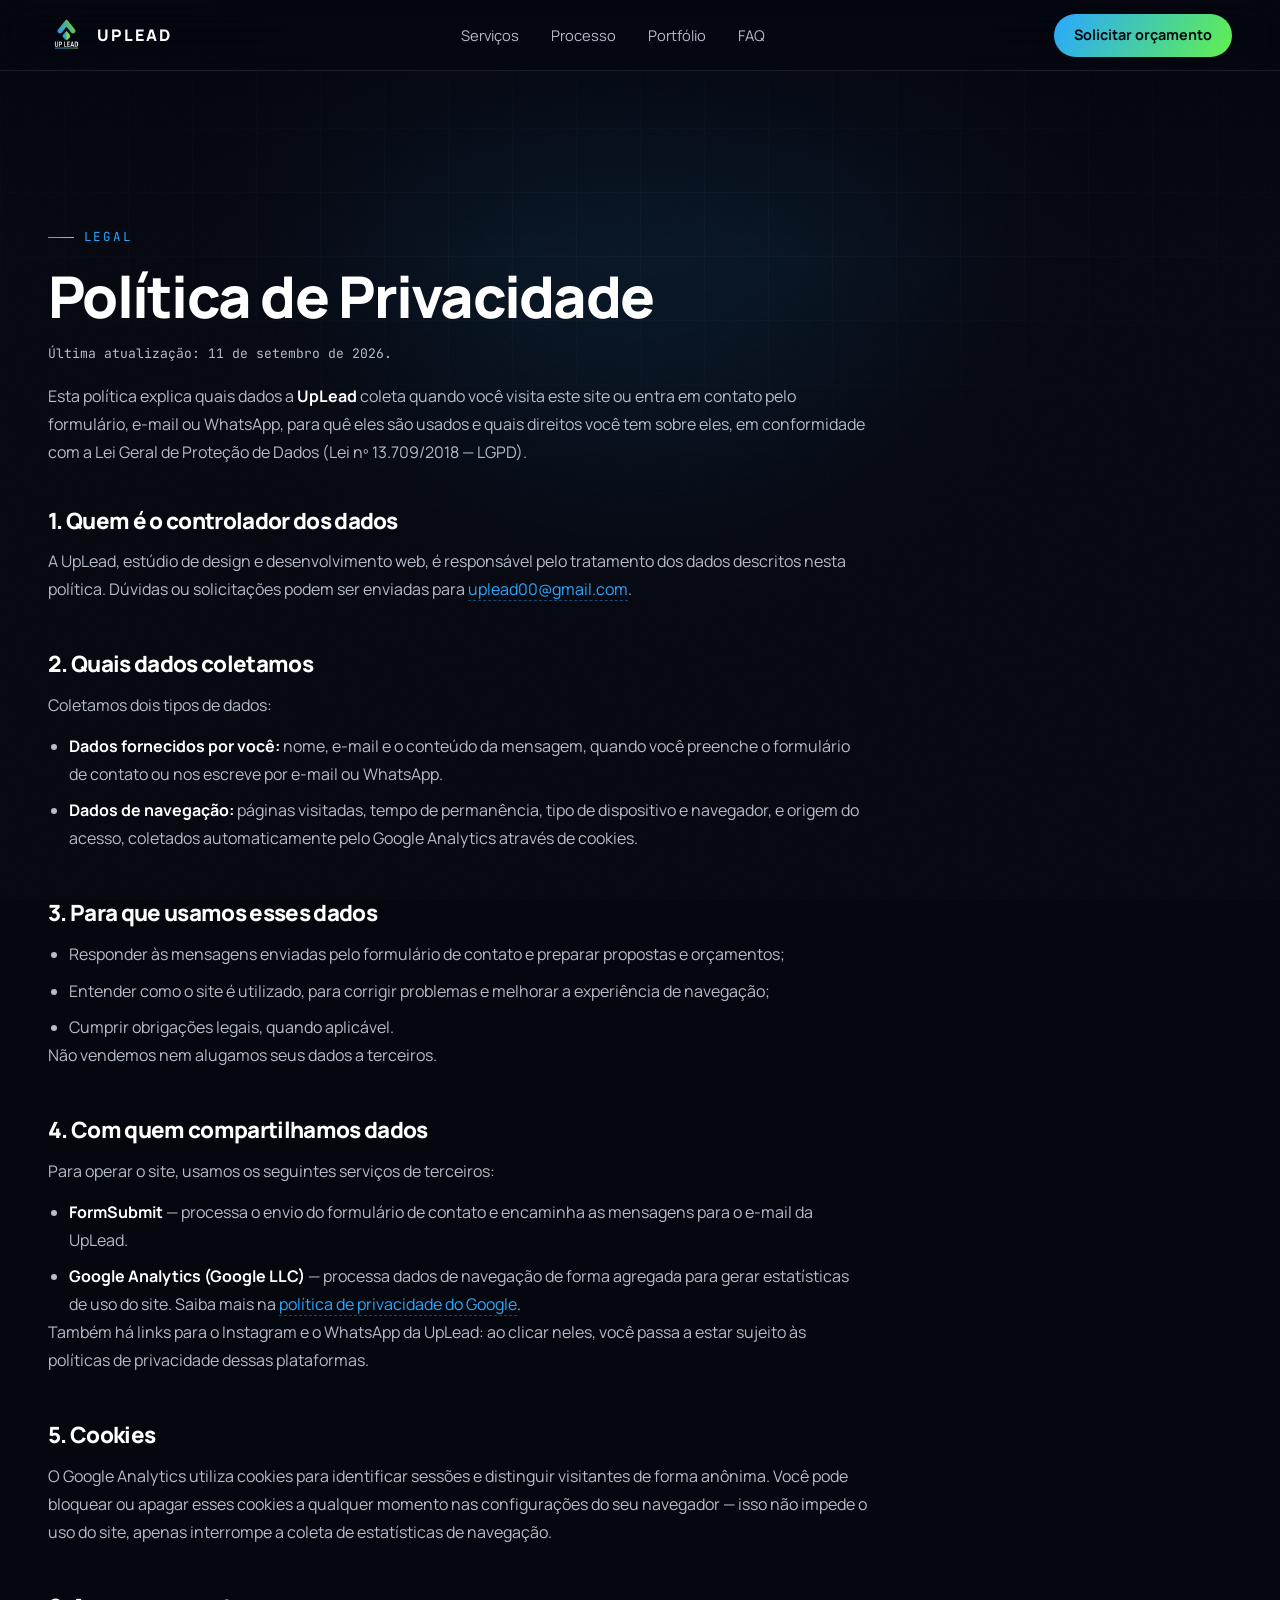
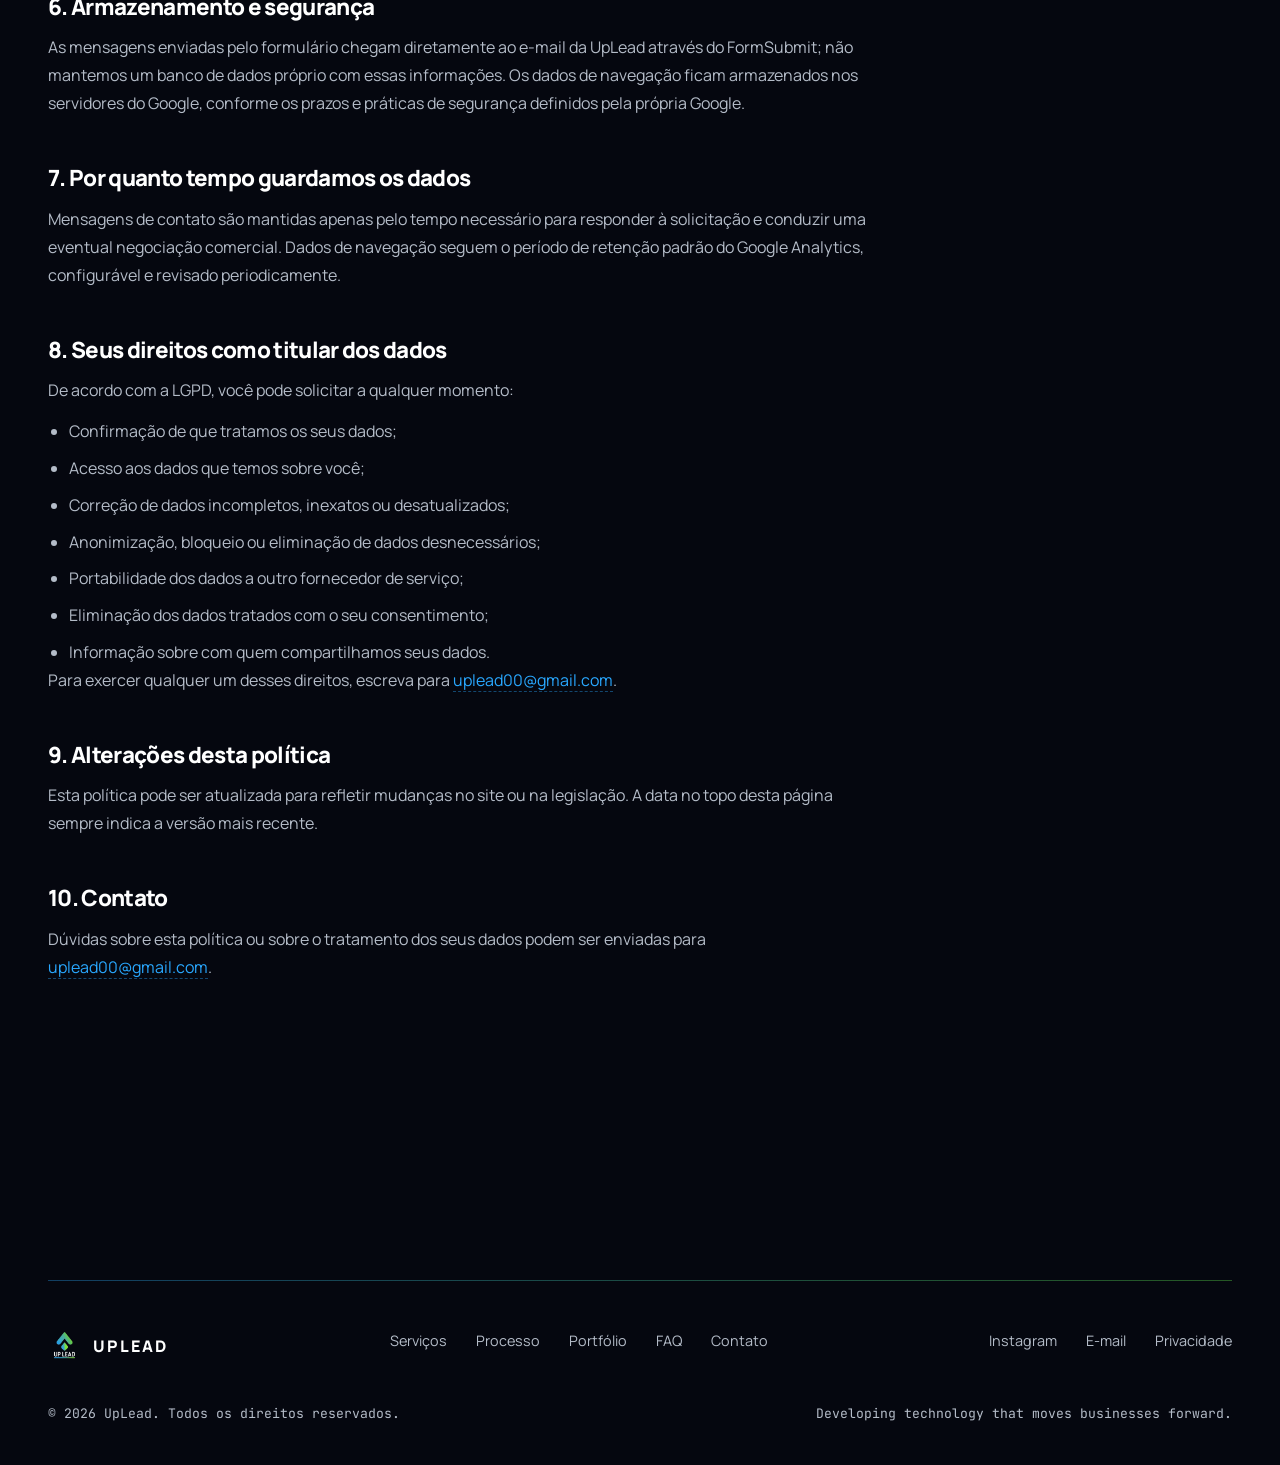
<file: uplead-site/politica-de-privacidade.html>
<!doctype html>
<html lang="pt-BR">
  <head>
    <!-- Google tag (gtag.js) -->
    <script async src="https://www.googletagmanager.com/gtag/js?id=G-2NTJKHLC8F"></script>
    <script>
      window.dataLayer = window.dataLayer || [];
      function gtag(){dataLayer.push(arguments);}
      gtag('js', new Date());

      gtag('config', 'G-2NTJKHLC8F');
    </script>
    <meta charset="UTF-8" />
    <meta name="viewport" content="width=device-width, initial-scale=1.0" />
    <title>Política de Privacidade | UpLead</title>
    <meta
      name="description"
      content="Como a UpLead coleta, usa e protege os dados de quem visita o site e entra em contato pelo formulário, WhatsApp ou e-mail."
    />
    <meta property="og:title" content="Política de Privacidade | UpLead" />
    <meta
      property="og:description"
      content="Como a UpLead coleta, usa e protege os dados de quem visita o site e entra em contato."
    />
    <meta property="og:type" content="website" />
    <meta property="og:locale" content="pt_BR" />
    <meta property="og:site_name" content="UpLead" />
    <meta property="og:url" content="https://uplead.website/politica-de-privacidade.html" />
    <meta property="og:image" content="https://uplead.website/assets/og-image.jpg" />
    <meta property="og:image:width" content="1200" />
    <meta property="og:image:height" content="630" />
    <meta property="og:image:alt" content="UpLead — Tecnologia que move negócios" />
    <meta name="twitter:card" content="summary_large_image" />
    <meta name="twitter:title" content="Política de Privacidade | UpLead" />
    <meta name="twitter:description" content="Como a UpLead coleta, usa e protege os dados de quem visita o site e entra em contato." />
    <meta name="twitter:image" content="https://uplead.website/assets/og-image.jpg" />
    <meta name="twitter:image:alt" content="UpLead — Tecnologia que move negócios" />
    <meta name="robots" content="index, follow" />
    <link rel="canonical" href="https://uplead.website/politica-de-privacidade.html" />
    <link rel="icon" type="image/x-icon" href="assets/favicon/favicon.ico" />
    <link rel="icon" type="image/png" sizes="32x32" href="assets/favicon/favicon-32x32.png" />
    <link rel="icon" type="image/png" sizes="16x16" href="assets/favicon/favicon-16x16.png" />
    <link rel="apple-touch-icon" sizes="180x180" href="assets/favicon/apple-touch-icon.png" />
    <link rel="preconnect" href="https://fonts.googleapis.com" />
    <link rel="preconnect" href="https://fonts.gstatic.com" crossorigin />
    <link
      href="https://fonts.googleapis.com/css2?family=Manrope:wght@400;500;600;700;800&display=swap"
      rel="stylesheet"
    />
    <link
      href="https://fonts.googleapis.com/css2?family=JetBrains+Mono:wght@400;500&display=swap"
      rel="stylesheet"
    />
    <link rel="stylesheet" href="css/style.css" />
    <style>
      .legal{padding-top:8rem;padding-bottom:4rem;max-width:820px}
      .legal .updated{font-family:var(--mono);font-size:.82rem;color:var(--muted);margin-top:1rem}
      .legal h2{font-size:1.4rem;max-width:none;margin-top:3rem;margin-bottom:.9rem}
      .legal h2:first-of-type{margin-top:2.6rem}
      .legal p,.legal li{color:var(--muted);font-size:1rem;line-height:1.75}
      .legal p+p{margin-top:1rem}
      .legal ul{margin-top:.8rem;padding-left:1.3rem;display:flex;flex-direction:column;gap:.55rem}
      .legal a{color:var(--blue);border-bottom:1px dashed rgba(41,168,255,.4)}
      .legal strong{color:var(--text)}
    </style>
  </head>
  <body>
    <!-- Background global: base + grid + glow + noise (componente reutilizável) -->
    <div class="site-bg" aria-hidden="true">
      <div class="site-bg__grid"></div>
      <div class="site-bg__glow"></div>
      <div class="site-bg__noise"></div>
    </div>

    <nav aria-label="Principal">
      <div class="nav-inner">
        <a href="index.html" class="brand"
          ><img src="assets/logo.png" alt="UpLead" /><span>UPLEAD</span></a
        >
        <div class="nav-links">
          <a href="index.html#servicos">Serviços</a>
          <a href="index.html#processo">Processo</a>
          <a href="index.html#portfolio">Portfólio</a>
          <a href="index.html#faq">FAQ</a>
        </div>
        <a class="nav-cta magnetic" href="index.html#contato">
          Solicitar orçamento
        </a>
        <button
          class="menu-btn"
          aria-label="Abrir menu"
          aria-expanded="false"
          onclick="toggleMenu(this)"
        >
          <svg
            width="18"
            height="18"
            viewBox="0 0 24 24"
            fill="none"
            stroke="currentColor"
            stroke-width="2.2"
            aria-hidden="true"
          >
            <path d="M4 7h16M4 12h16M4 17h16" />
          </svg>
        </button>
      </div>
      <div class="mobile-menu" id="mm">
        <a href="index.html#servicos">Serviços</a><a href="index.html#processo">Processo</a
        ><a href="index.html#portfolio">Portfólio</a><a href="index.html#faq">FAQ</a
        ><a href="index.html#contato" style="color: var(--green); font-weight: 700"
          >Solicitar orçamento →</a
        >
      </div>
    </nav>

    <main>
      <section>
        <div class="wrap">
          <article class="legal">
            <span class="eyebrow">Legal</span>
            <h1>Política de Privacidade</h1>
            <p class="updated">Última atualização: 11 de setembro de 2026.</p>

            <p>
              Esta política explica quais dados a <strong>UpLead</strong> coleta
              quando você visita este site ou entra em contato pelo formulário,
              e-mail ou WhatsApp, para quê eles são usados e quais direitos você
              tem sobre eles, em conformidade com a Lei Geral de Proteção de
              Dados (Lei nº 13.709/2018 — LGPD).
            </p>

            <h2>1. Quem é o controlador dos dados</h2>
            <p>
              A UpLead, estúdio de design e desenvolvimento web, é responsável
              pelo tratamento dos dados descritos nesta política. Dúvidas ou
              solicitações podem ser enviadas para
              <a href="mailto:uplead00@gmail.com">uplead00@gmail.com</a>.
            </p>

            <h2>2. Quais dados coletamos</h2>
            <p>Coletamos dois tipos de dados:</p>
            <ul>
              <li>
                <strong>Dados fornecidos por você:</strong> nome, e-mail e o
                conteúdo da mensagem, quando você preenche o formulário de
                contato ou nos escreve por e-mail ou WhatsApp.
              </li>
              <li>
                <strong>Dados de navegação:</strong> páginas visitadas, tempo de
                permanência, tipo de dispositivo e navegador, e origem do
                acesso, coletados automaticamente pelo Google Analytics através
                de cookies.
              </li>
            </ul>

            <h2>3. Para que usamos esses dados</h2>
            <ul>
              <li>Responder às mensagens enviadas pelo formulário de contato e preparar propostas e orçamentos;</li>
              <li>Entender como o site é utilizado, para corrigir problemas e melhorar a experiência de navegação;</li>
              <li>Cumprir obrigações legais, quando aplicável.</li>
            </ul>
            <p>Não vendemos nem alugamos seus dados a terceiros.</p>

            <h2>4. Com quem compartilhamos dados</h2>
            <p>Para operar o site, usamos os seguintes serviços de terceiros:</p>
            <ul>
              <li>
                <strong>FormSubmit</strong> — processa o envio do formulário de
                contato e encaminha as mensagens para o e-mail da UpLead.
              </li>
              <li>
                <strong>Google Analytics (Google LLC)</strong> — processa dados
                de navegação de forma agregada para gerar estatísticas de uso do
                site. Saiba mais na
                <a href="https://policies.google.com/privacy" target="_blank" rel="noopener">política de privacidade do Google</a>.
              </li>
            </ul>
            <p>
              Também há links para o Instagram e o WhatsApp da UpLead: ao
              clicar neles, você passa a estar sujeito às políticas de
              privacidade dessas plataformas.
            </p>

            <h2>5. Cookies</h2>
            <p>
              O Google Analytics utiliza cookies para identificar sessões e
              distinguir visitantes de forma anônima. Você pode bloquear ou
              apagar esses cookies a qualquer momento nas configurações do seu
              navegador — isso não impede o uso do site, apenas interrompe a
              coleta de estatísticas de navegação.
            </p>

            <h2>6. Armazenamento e segurança</h2>
            <p>
              As mensagens enviadas pelo formulário chegam diretamente ao
              e-mail da UpLead através do FormSubmit; não mantemos um banco de
              dados próprio com essas informações. Os dados de navegação ficam
              armazenados nos servidores do Google, conforme os prazos e
              práticas de segurança definidos pela própria Google.
            </p>

            <h2>7. Por quanto tempo guardamos os dados</h2>
            <p>
              Mensagens de contato são mantidas apenas pelo tempo necessário
              para responder à solicitação e conduzir uma eventual negociação
              comercial. Dados de navegação seguem o período de retenção padrão
              do Google Analytics, configurável e revisado periodicamente.
            </p>

            <h2>8. Seus direitos como titular dos dados</h2>
            <p>De acordo com a LGPD, você pode solicitar a qualquer momento:</p>
            <ul>
              <li>Confirmação de que tratamos os seus dados;</li>
              <li>Acesso aos dados que temos sobre você;</li>
              <li>Correção de dados incompletos, inexatos ou desatualizados;</li>
              <li>Anonimização, bloqueio ou eliminação de dados desnecessários;</li>
              <li>Portabilidade dos dados a outro fornecedor de serviço;</li>
              <li>Eliminação dos dados tratados com o seu consentimento;</li>
              <li>Informação sobre com quem compartilhamos seus dados.</li>
            </ul>
            <p>
              Para exercer qualquer um desses direitos, escreva para
              <a href="mailto:uplead00@gmail.com">uplead00@gmail.com</a>.
            </p>

            <h2>9. Alterações desta política</h2>
            <p>
              Esta política pode ser atualizada para refletir mudanças no site
              ou na legislação. A data no topo desta página sempre indica a
              versão mais recente.
            </p>

            <h2>10. Contato</h2>
            <p>
              Dúvidas sobre esta política ou sobre o tratamento dos seus dados
              podem ser enviadas para
              <a href="mailto:uplead00@gmail.com">uplead00@gmail.com</a>.
            </p>
          </article>
        </div>
      </section>
    </main>

    <footer>
      <div class="wrap">
        <div class="foot-divider"></div>
        <div class="foot-grid">
          <a href="index.html" class="brand"
            ><img src="assets/logo.png" alt="UpLead" /><span>UPLEAD</span></a
          >
          <div class="foot-links">
            <a href="index.html#servicos">Serviços</a><a href="index.html#processo">Processo</a
            ><a href="index.html#portfolio">Portfólio</a><a href="index.html#faq">FAQ</a
            ><a href="index.html#contato">Contato</a>
          </div>
          <div class="foot-links">
            <a
              href="https://instagram.com/uplead00"
              target="_blank"
              rel="noopener"
              >Instagram</a
            >
            <a href="mailto:uplead00@gmail.com">E-mail</a>
            <a href="politica-de-privacidade.html">Privacidade</a>
          </div>
        </div>
        <div class="copy">
          <span>© 2026 UpLead. Todos os direitos reservados.</span
          ><span>Developing technology that moves businesses forward.</span>
        </div>
      </div>
    </footer>

    <script>
      function toggleMenu(btn) {
        const mm = document.getElementById('mm'), open = mm.classList.toggle('open');
        btn.setAttribute('aria-expanded', open);
      }
      document.getElementById('mm').addEventListener('click', e => {
        if (e.target.tagName === 'A') document.getElementById('mm').classList.remove('open');
      });
    </script>
  </body>
</html>
</file>
<file: carine/css/base.css>
/* =============================================================================
   BASE.CSS: Reset, variáveis CSS (design tokens) e tipografia global
   ============================================================================= */

/* As fontes do Google são carregadas por <link> no <head> do index.html:
   por @import aqui o download só começaria depois deste CSS ser baixado. */

/* ---------- Design Tokens ---------- */
:root {
  /* Cores */
  --gold:       #C9A84C;
  --gold-light: #E2C97E;
  --gold-dark:  #A07A2E;
  --offwhite:   #F9F7F2;
  --black:      #0D0D0D;
  --emerald:    #1A4A3A;
  --emerald-dk: #0F2D23;
  --grey:       #6B6B6B;
  --grey-light: #D4D0C8;
  --white:      #FFFFFF;

  /* Tipografia */
  --font-serif: 'Playfair Display', Georgia, serif;
  --font-sans:  'Inter', system-ui, -apple-system, 'Segoe UI', sans-serif;

  /* Bordas e sombras
     Raios contidos e sombras rasas: a hierarquia vem da tipografia e das
     bordas de 1px, não de cantos muito arredondados e sombras difusas. */
  --radius:      6px;
  --radius-lg:   10px;
  --shadow:      0 6px 20px rgba(13,13,13,.07);
  --shadow-gold: 0 4px 14px rgba(201,168,76,.14);

  /* Transição padrão */
  --transition: .35s cubic-bezier(.4,0,.2,1);
}

/* ---------- Reset ---------- */
*, *::before, *::after { box-sizing: border-box; margin: 0; padding: 0; }

html {
  scroll-behavior: smooth;
  font-size: 16px;
  /* o header é fixo: sem isso a âncora para com o rótulo da seção escondido */
  scroll-padding-top: 92px;
}

body {
  font-family: var(--font-sans);
  background: var(--offwhite);
  color: var(--black);
  line-height: 1.7;
  overflow-x: hidden;
  /* palavras longas (URLs, nomes compostos) não estouram a coluna a 375px */
  overflow-wrap: break-word;
}

img    { max-width: 100%; display: block; }
a      { color: inherit; text-decoration: none; }
ul     { list-style: none; }
button { cursor: pointer; border: none; background: none; font-family: inherit; }

/* ---------- Helpers de tipografia ---------- */
.serif   { font-family: var(--font-serif); }
.gold    { color: var(--gold); }
.em-text { font-style: italic; }
</file>
<file: carine/css/layout.css>
/* =============================================================================
   LAYOUT.CSS: Container, utilitários globais, header, footer e botão flutuante
   ============================================================================= */

/* ---------- Utilitários globais ---------- */
.container  { max-width: 1200px; margin: 0 auto; padding: 0 clamp(1.25rem, 5vw, 3rem); }
.section    { padding: clamp(4rem, 8vw, 7rem) 0; }
.text-center { text-align: center; }

/* ---------- Divisor ornamental ---------- */
.divider {
  display: flex;
  align-items: center;
  gap: 1rem;
  margin: 1.5rem 0;
}
.divider::before,
.divider::after {
  content: '';
  flex: 1;
  height: 1px;
  background: var(--grey-light);
}
.divider-dot { width: 6px; height: 6px; border-radius: 50%; background: var(--gold); }

/* ---------- Header ---------- */
/*
  No topo o header é transparente e vive sobre a foto escura da hero.
  Ao rolar (classe .scrolled via JS) ele assume a barra clara do resto do site.
*/
.header {
  position: fixed;
  top: 0; left: 0; right: 0;
  z-index: 1000;
  background: transparent;
  border-bottom: 1px solid transparent;
  transition: background var(--transition), border-color var(--transition), box-shadow var(--transition);
}
.header.scrolled {
  background: rgba(249,247,242,.92);
  backdrop-filter: blur(14px);
  -webkit-backdrop-filter: blur(14px);
  border-bottom-color: rgba(201,168,76,.18);
  box-shadow: 0 2px 28px rgba(0,0,0,.08);
}

.header-inner {
  display: flex;
  align-items: center;
  justify-content: space-between;
  padding: 1rem 0;
}

/*
  A faixa do header não segue o container centralizado de 1200px do resto do
  site: ela é ancorada à esquerda e limitada a ~66% da largura da tela.
  Assim a logo sobe para o gutter esquerdo e a nav + CTA terminam antes do
  rosto da Carine na hero: o retrato começa por volta de 64% da viewport
  (a foto tem 86% de largura, encostada à direita).
  Abaixo de 901px o menu já vira hambúrguer, então a faixa volta ao padrão.
*/
@media (min-width: 901px) {
  .header > .container {
    max-width: min(1200px, max(66vw, 46rem));
    margin-inline: 0 auto;
    padding-left: clamp(1.25rem, 4vw, 4.5rem);
    padding-right: clamp(1.25rem, 2vw, 2rem);
  }
}

/* Logo */
.logo           { display: flex; align-items: center; gap: .75rem; flex: 0 0 auto; }
.logo-img       { width: 44px; height: 44px; object-fit: contain; }
.logo-img-footer { width: 38px; height: 38px; object-fit: contain; }
.logo-text      { display: flex; flex-direction: column; line-height: 1.1; }
.logo-name      { font-family: var(--font-serif); font-size: 1rem; font-weight: 600; letter-spacing: .02em; color: var(--white); transition: color var(--transition); }
.logo-brand     { font-size: .65rem; letter-spacing: .22em; text-transform: uppercase; color: var(--gold); }
.header.scrolled .logo-name { color: var(--black); }
.logo-name-footer { color: var(--white); }

/* Nav */
.nav        { display: flex; align-items: center; gap: 2rem; flex: 0 0 auto; }
.nav-links  { display: flex; gap: 2rem; align-items: center; }
.nav-links a {
  font-size: .875rem;
  font-weight: 500;
  letter-spacing: .03em;
  color: rgba(255,255,255,.85);
  transition: color var(--transition);
  position: relative;
  white-space: nowrap;
}

/* CTA do header: versão compacta do .btn, para a faixa caber no espaço à
   esquerda do retrato. O rótulo curto entra em telas médias. */
.nav .nav-cta   { padding: .7rem 1.5rem; font-size: .85rem; white-space: nowrap; }
.nav-cta-short  { display: none; }
.header.scrolled .nav-links a { color: var(--black); }
/* Sublinhado animado nos links */
.nav-links a::after {
  content: '';
  position: absolute;
  bottom: -4px; left: 0; right: 0;
  height: 1.5px;
  background: var(--gold);
  transform: scaleX(0);
  transition: transform var(--transition);
}
.nav-links a:hover                        { color: var(--gold-light); }
.header.scrolled .nav-links a:hover       { color: var(--gold-dark); }
.nav-links a:hover::after                 { transform: scaleX(1); }

/* Botão hambúrguer (mobile) */
.hamburger {
  display: none;
  flex-direction: column;
  gap: 5px;
  padding: 4px;
}
.hamburger span {
  display: block;
  width: 22px; height: 2px;
  background: var(--white);
  border-radius: 2px;
  transition: var(--transition);
}
.header.scrolled .hamburger span { background: var(--black); }

/* ---------- Footer ---------- */
.footer {
  background: var(--black);
  border-top: 1px solid rgba(201,168,76,.15);
  padding: 2.5rem 0;
}
.footer-inner {
  display: flex;
  flex-wrap: wrap;
  align-items: center;
  justify-content: space-between;
  gap: 1.5rem;
}
.footer-social { display: flex; align-items: center; gap: 1rem; }
.social-link {
  width: 38px; height: 38px;
  border-radius: 50%;
  border: 1px solid rgba(201,168,76,.25);
  display: flex;
  align-items: center;
  justify-content: center;
  color: rgba(255,255,255,.6);
  font-size: 1.1rem;
  transition: var(--transition);
}
.social-link:hover {
  border-color: var(--gold);
  color: var(--gold);
  background: rgba(201,168,76,.1);
}
.footer-copy    { font-size: .78rem; color: rgba(255,255,255,.35); }
.footer-privacy { font-size: .78rem; color: rgba(255,255,255,.35); transition: color var(--transition); }
.footer-privacy:hover { color: var(--gold); }

/* Política de privacidade + crédito da UP LEAD lado a lado */
.footer-meta {
  display: flex;
  flex-wrap: wrap;
  align-items: center;
  justify-content: center;
  gap: .55rem;
}
.footer-dot     { font-size: .78rem; color: rgba(255,255,255,.2); }
.footer-credit  { font-size: .78rem; color: rgba(255,255,255,.35); transition: color var(--transition); }
.footer-credit strong {
  font-weight: 600;
  letter-spacing: .04em;
  color: rgba(255,255,255,.55);
  transition: color var(--transition);
}
.footer-credit:hover,
.footer-credit:hover strong { color: var(--gold); }

/* ---------- WhatsApp flutuante ---------- */
.float-wa {
  position: fixed;
  bottom: 1.75rem;
  right: 1.75rem;
  z-index: 999;
  display: none; /* exibido via media query no mobile */
  align-items: center;
  justify-content: center;
  width: 56px; height: 56px;
  border-radius: 50%;
  background: #25D366;
  color: var(--white);
  font-size: 1.6rem;
  box-shadow: 0 6px 28px rgba(37,211,102,.45);
  transition: var(--transition);
  animation: pulse-wa 2.5s ease-in-out infinite;
}
.float-wa:hover {
  background: #1ebe5b;
  transform: scale(1.1);
  box-shadow: 0 10px 40px rgba(37,211,102,.55);
}
</file>
<file: carine/css/components.css>
/* =============================================================================
   COMPONENTS.CSS: Componentes reutilizáveis: botões, títulos de seção,
                    cards de solução, depoimentos, FAQ e formulário
   ============================================================================= */

/* ---------- Botões ---------- */
.btn {
  display: inline-flex;
  align-items: center;
  gap: .55rem;
  padding: .85rem 2rem;
  border-radius: 50px;
  font-family: var(--font-sans);
  font-weight: 600;
  font-size: .95rem;
  letter-spacing: .04em;
  text-align: center;
  transition: var(--transition);
}

.btn-gold {
  background: var(--gold);
  color: var(--black);
  box-shadow: var(--shadow-gold);
}
.btn-gold:hover {
  background: var(--gold-light);
  transform: translateY(-2px);
  box-shadow: 0 12px 48px rgba(201,168,76,.35);
}

.btn-outline {
  border: 1.5px solid var(--gold);
  color: var(--gold);
  background: transparent;
}
.btn-outline:hover {
  background: var(--gold);
  color: var(--black);
}

.btn-white { background: var(--white); color: var(--black); }
/* Botão de largura total (usado no submit do formulário) */
.btn-block { width: 100%; justify-content: center; }
.btn-white:hover { background: var(--offwhite); transform: translateY(-2px); }

/* ---------- Ícones (SVG inline) ----------
   Antes vinham de uma fonte de ícones hospedada em unpkg + jsdelivr: 279 KB de
   woff2 e 6 folhas de estilo para 17 ícones. Agora são SVG no próprio HTML.
   1em faz o ícone seguir o font-size de quem o contém, exatamente como a fonte
   fazia, e currentColor mantém a cor herdada. */
.icon {
  width: 1em;
  height: 1em;
  flex-shrink: 0;
  vertical-align: -.125em;
}

/* ---------- Rótulo e título de seção ---------- */

/*
  Cabeçalho de seção: alinhado à esquerda e com medida de leitura limitada.
  Antes todas as seções abriam centralizadas, o que achatava a hierarquia;
  agora só as duas faixas de CTA ficam centralizadas.

  A medida vai nos filhos, não no bloco: em duas seções o .section-head é o
  próprio .container, e limitar a largura dele estreitaria a seção inteira.
*/
.section-head       { margin-bottom: 3rem; }
.section-head > *   { max-width: 46rem; }
.section-label {
  display: inline-block;
  font-size: .75rem;
  font-weight: 600;
  letter-spacing: .18em;
  text-transform: uppercase;
  color: var(--gold);
  margin-bottom: 1rem;
}
.section-title {
  font-family: var(--font-serif);
  font-size: clamp(2rem, 4vw, 3rem);
  line-height: 1.2;
  color: var(--black);
  margin-bottom: 1.25rem;
}
.section-title.light { color: var(--white); }
.section-sub {
  font-size: 1.05rem;
  color: var(--grey);
  max-width: 600px;
  line-height: 1.8;
}

/* ---------- Cards de Solução ---------- */
.solution-card {
  background: var(--offwhite);
  border-radius: var(--radius-lg);
  padding: 2rem 1.75rem;
  border: 1px solid rgba(13,13,13,.08);
  transition: var(--transition);
  display: flex;
  flex-direction: column;
  gap: 1rem;
  position: relative;
  overflow: hidden;
}
/* Barra dourada animada na base do card */
.solution-card::before {
  content: '';
  position: absolute;
  bottom: 0; left: 0; right: 0;
  height: 3px;
  background: var(--gold);
  transform: scaleX(0);
  transition: transform var(--transition);
}
.solution-card:hover {
  border-color: rgba(201,168,76,.45);
  transform: translateY(-3px);
  box-shadow: var(--shadow);
}
.solution-card:hover::before { transform: scaleX(1); }

.solution-icon {
  width: 44px; height: 44px;
  border: 1px solid rgba(201,168,76,.45);
  border-radius: 4px;
  display: flex;
  align-items: center;
  justify-content: center;
  color: var(--gold);
  font-size: 1.4rem;
}
.solution-title {
  font-family: var(--font-serif);
  font-size: 1.1rem;
  color: var(--black);
  font-weight: 600;
}
.solution-desc { font-size: .875rem; color: var(--grey); line-height: 1.7; flex: 1; }
.solution-cta {
  font-size: .82rem;
  font-weight: 600;
  color: var(--gold);
  letter-spacing: .05em;
  display: inline-flex;
  align-items: center;
  gap: .4rem;
  transition: gap var(--transition);
}
.solution-cta:hover { gap: .7rem; }

/* ---------- Depoimentos ---------- */
.testimonial-card {
  background: var(--white);
  border-radius: var(--radius-lg);
  padding: 2rem;
  border: 1px solid rgba(13,13,13,.10);
  position: relative;
  transition: var(--transition);
}
/* Sombra só no hover: em repouso a borda de 1px já separa o card do fundo */
.testimonial-card:hover { transform: translateY(-3px); border-color: rgba(201,168,76,.4); box-shadow: var(--shadow); }

/* Aspas decorativas */
.testimonial-card::before {
  content: '\201C';
  position: absolute;
  top: 1.2rem; right: 1.75rem;
  font-family: var(--font-serif);
  font-size: 5rem;
  color: rgba(201,168,76,.12);
  line-height: 1;
}
.testimonial-text   { font-size: .95rem; color: var(--grey); line-height: 1.8; margin-bottom: 1.5rem; font-style: italic; }
.testimonial-author { display: flex; align-items: center; gap: .85rem; }
.testimonial-avatar {
  width: 52px; height: 52px;
  border-radius: 50%;
  background: var(--emerald-dk);
  display: flex;
  align-items: center;
  justify-content: center;
  color: var(--gold);
  font-family: var(--font-serif);
  font-size: 1.25rem;
  font-style: italic;
  flex-shrink: 0;
  overflow: hidden;
  /* aro dourado discreto em volta da foto */
  box-shadow: 0 0 0 1.5px rgba(201,168,76,.35);
}
.testimonial-avatar img { width: 100%; height: 100%; object-fit: cover; border-radius: 50%; }
.testimonial-name { font-weight: 600; font-size: .9rem; color: var(--black); }
.testimonial-role { font-size: .78rem; color: var(--grey); }

/* ---------- Badges de prêmio ---------- */
.award-badge {
  display: inline-flex;
  align-items: center;
  gap: .6rem;
  background: var(--black);
  color: var(--gold);
  padding: .6rem 1.25rem;
  border-radius: 50px;
  font-size: .8rem;
  font-weight: 600;
  letter-spacing: .06em;
  border: 1px solid rgba(201,168,76,.25);
  transition: var(--transition);
}
.award-badge:hover { border-color: var(--gold); box-shadow: var(--shadow-gold); }

/* ---------- Cards de perfil (Para quem) ---------- */
.profile-card {
  border: 1px solid var(--grey-light);
  border-radius: var(--radius-lg);
  padding: 2rem 1.75rem;
  text-align: left;
  transition: var(--transition);
  cursor: default;
}
.profile-card:hover {
  border-color: var(--gold);
  background: rgba(201,168,76,.04);
  transform: translateY(-3px);
}
/* Mesmo ícone quadrado e vazado dos cards de solução, alinhado à esquerda */
.profile-icon {
  width: 44px; height: 44px;
  border: 1px solid rgba(201,168,76,.45);
  border-radius: 4px;
  display: flex;
  align-items: center;
  justify-content: center;
  margin: 0 0 1.25rem;
  color: var(--gold);
  font-size: 1.35rem;
}
.profile-title { font-family: var(--font-serif); font-size: 1.05rem; color: var(--black); margin-bottom: .5rem; }
.profile-desc  { font-size: .85rem; color: var(--grey); line-height: 1.7; }

/* ---------- FAQ ---------- */
.faq-list { max-width: 780px; }
.faq-item { border-bottom: 1px solid var(--grey-light); overflow: hidden; }

.faq-question {
  width: 100%;
  display: flex;
  align-items: center;
  justify-content: space-between;
  padding: 1.5rem 0;
  text-align: left;
  font-size: 1rem;
  font-weight: 500;
  color: var(--black);
  gap: 1rem;
  transition: color var(--transition);
}
.faq-question:hover { color: var(--gold-dark); }

.faq-icon {
  flex-shrink: 0;
  width: 28px; height: 28px;
  border-radius: 50%;
  border: 1.5px solid var(--grey-light);
  display: flex;
  align-items: center;
  justify-content: center;
  color: var(--grey);
  transition: var(--transition);
}
/* Ícone vira X quando aberto */
.faq-item.open .faq-icon {
  border-color: var(--gold);
  color: var(--gold);
  background: rgba(201,168,76,.08);
  transform: rotate(45deg);
}

.faq-answer {
  max-height: 0;
  overflow: hidden;
  transition: max-height .45s cubic-bezier(.4,0,.2,1), padding .3s;
}
.faq-item.open .faq-answer { max-height: 400px; padding-bottom: 1.5rem; }
.faq-answer p { font-size: .95rem; color: var(--grey); line-height: 1.85; }

/* ---------- Formulário de contato ---------- */
.contact-form {
  max-width: 480px;
  margin: 0 auto;
  display: flex;
  flex-direction: column;
  gap: 1rem;
  position: relative;
}
.form-group { display: flex; flex-direction: column; gap: .4rem; text-align: left; }
.form-group label {
  font-size: .78rem;
  color: rgba(255,255,255,.5);
  letter-spacing: .08em;
  text-transform: uppercase;
}
.form-group input,
.form-group select,
.form-group textarea {
  background: rgba(255,255,255,.07);
  border: 1px solid rgba(255,255,255,.12);
  border-radius: 8px;
  padding: .85rem 1rem;
  color: var(--white);
  font-family: var(--font-sans);
  font-size: .95rem;
  transition: border-color var(--transition);
  width: 100%;
}
.form-group input::placeholder,
.form-group textarea::placeholder { color: rgba(255,255,255,.3); }
.form-group input:focus,
.form-group select:focus,
.form-group textarea:focus {
  outline: none;
  border-color: var(--gold);
  background: rgba(255,255,255,.1);
}
.form-group select { appearance: none; cursor: pointer; }
.form-group select option { background: var(--black); color: var(--white); }
.form-group textarea { resize: none; height: 100px; }

/* Respiro antes do botão de envio */
.form-submit { margin-top: 1rem; }

.form-or {
  color: rgba(255,255,255,.4);
  font-size: .85rem;
  margin: .5rem 0;
}

/* Botão alternativo de WhatsApp dentro do formulário */
.whatsapp-alt-btn {
  display: flex;
  align-items: center;
  justify-content: center;
  gap: .65rem;
  background: #25D366;
  color: var(--white);
  padding: .9rem 1.75rem;
  border-radius: 50px;
  font-weight: 600;
  font-size: .95rem;
  transition: var(--transition);
}
.whatsapp-alt-btn:hover { background: #1ebe5b; transform: translateY(-2px); }
</file>
<file: carine/css/sections.css>
/* =============================================================================
   SECTIONS.CSS: Estilos específicos de cada seção da landing page
   ============================================================================= */

/* ---------- Hero (foto full-bleed + copy sobreposto) ---------- */
.hero {
  position: relative;
  min-height: 100svh;
  display: flex;
  align-items: center;
  background: var(--black);
  overflow: hidden;
  isolation: isolate;
}

/* Camada da foto: cobre 100% da seção */
.hero-media {
  position: absolute;
  inset: 0;
  z-index: -2;
  /* mesmo tom do fundo do estúdio na borda da foto: emenda invisível */
  background: #1D1D1D;
}
/*
  A foto não ocupa a largura toda: fica encostada à direita, o que empurra o
  rosto para fora do texto e reduz o zoom (a caixa mais estreita corta menos
  o enquadramento original). A faixa que sobra à esquerda cai justamente sob
  a parte mais opaca do véu, então não aparece.
*/
.hero-media-img {
  width: 86%;
  height: 100%;
  margin-left: auto;
  object-fit: cover;
  object-position: center;
  animation: imgReveal 1.4s .1s both;
}

/*
  Véu de leitura: escurece a esquerda (onde fica o copy) e preserva
  o contraste do retrato à direita. Dois gradientes sobrepostos:
  horizontal para o texto, vertical para header e rodapé da seção.
*/
.hero::before {
  content: '';
  position: absolute;
  inset: 0;
  z-index: -1;
  background:
    linear-gradient(100deg,
      rgba(8,8,8,.92) 0%,
      rgba(8,8,8,.82) 32%,
      rgba(8,8,8,.45) 58%,
      rgba(8,8,8,.15) 80%,
      rgba(8,8,8,.30) 100%),
    linear-gradient(to bottom,
      rgba(8,8,8,.65) 0%,
      transparent 26%,
      transparent 68%,
      rgba(8,8,8,.75) 100%);
  pointer-events: none;
}

/* Brilho dourado sutil atrás do copy */
.hero::after {
  content: '';
  position: absolute;
  top: 50%; left: -10%;
  transform: translateY(-50%);
  width: 720px; height: 720px;
  border-radius: 50%;
  background: radial-gradient(circle, rgba(201,168,76,.14) 0%, transparent 68%);
  z-index: -1;
  pointer-events: none;
}

.hero-inner {
  width: 100%;
  padding-top: calc(80px + clamp(3rem, 8vh, 6rem));
  padding-bottom: clamp(6rem, 14vh, 9rem);
}

/* Bloco de texto */
.hero-copy {
  max-width: 620px;
  position: relative;
  z-index: 2;
}

.hero-eyebrow {
  display: flex;
  align-items: flex-start;
  gap: .75rem;
  margin-bottom: 1.5rem;
  animation: fadeUp .7s .1s both;
}
/* margin-top centraliza a régua na 1ª linha; quando o rótulo quebra em duas
   linhas no mobile ela continua ancorada no topo, e não no meio do bloco */
.eyebrow-line { width: 32px; height: 1.5px; margin-top: .6rem; flex-shrink: 0; background: var(--gold); }
.eyebrow-text { font-size: .75rem; letter-spacing: .2em; text-transform: uppercase; color: var(--gold); font-weight: 600; }

.hero-headline {
  font-family: var(--font-serif);
  font-size: clamp(2.4rem, 5vw, 4.2rem);
  line-height: 1.12;
  color: var(--white);
  margin-bottom: 1.25rem;
  text-shadow: 0 2px 24px rgba(0,0,0,.45);
  animation: fadeUp .7s .2s both;
}
.hero-headline em { color: var(--gold); font-style: italic; }

.hero-sub {
  font-size: clamp(1rem, 1.5vw, 1.15rem);
  color: rgba(255,255,255,.75);
  max-width: 460px;
  margin-bottom: 2.25rem;
  line-height: 1.75;
  animation: fadeUp .7s .35s both;
}

.hero-cta-group {
  display: flex;
  flex-direction: column;
  gap: .75rem;
  align-items: flex-start;
  animation: fadeUp .7s .5s both;
}
.hero-micro {
  font-size: .8rem;
  color: rgba(255,255,255,.55);
  margin-top: .5rem;
  font-style: italic;
}

/* Assinatura / credencial abaixo do CTA */
.hero-signature {
  display: flex;
  flex-direction: column;
  gap: .3rem;
  margin-top: clamp(2.25rem, 5vh, 3.5rem);
  padding-left: 1.15rem;
  border-left: 2px solid var(--gold);
  animation: fadeUp .7s .65s both;
}
.hero-signature-name {
  font-family: var(--font-serif);
  font-size: 1.15rem;
  color: var(--white);
  letter-spacing: .01em;
}
.hero-signature-role {
  font-size: .74rem;
  letter-spacing: .16em;
  text-transform: uppercase;
  color: rgba(255,255,255,.5);
  line-height: 1.6;
}

/* ---------- Authority Bar (faixa preta de credenciais) ---------- */
.authority { background: var(--black); padding: 2.5rem 0; }

.authority-inner {
  display: flex;
  flex-wrap: wrap;
  align-items: center;
  justify-content: center;
  gap: clamp(1.5rem, 4vw, 4rem);
}
.authority-stat {
  display: flex;
  align-items: center;
  gap: .85rem;
  animation: fadeUp .6s both;
}
/* Divisor vertical entre stats */
.authority-stat + .authority-stat {
  border-left: 1px solid rgba(255,255,255,.1);
  padding-left: clamp(1.5rem, 4vw, 4rem);
}

.stat-number {
  font-family: var(--font-serif);
  font-size: clamp(2rem, 3.5vw, 2.8rem);
  color: var(--gold);
  line-height: 1;
}
.stat-label {
  font-size: .8rem;
  color: rgba(255,255,255,.6);
  text-transform: uppercase;
  letter-spacing: .1em;
  max-width: 110px;
  line-height: 1.4;
}

.authority-logos {
  display: flex;
  align-items: center;
  gap: 2rem;
  flex-wrap: wrap;
  justify-content: center;
  padding-top: 1.5rem;
  margin-top: 1.5rem;
  border-top: 1px solid rgba(255,255,255,.08);
  width: 100%;
}
.authority-logo-item {
  font-size: .75rem;
  letter-spacing: .15em;
  text-transform: uppercase;
  color: rgba(255,255,255,.45);
  font-weight: 600;
  transition: color var(--transition);
}
.authority-logo-item:hover { color: var(--gold); }

/* ---------- Sobre ---------- */
.about { background: var(--offwhite); }

.about-inner {
  display: grid;
  grid-template-columns: 1fr 1.4fr;
  gap: clamp(3rem, 8vw, 7rem);
  align-items: center;
}

.about-visual { position: relative; }

.about-img-frame {
  border-radius: var(--radius-lg);
  overflow: hidden;
  aspect-ratio: 4/5;
  background: var(--emerald-dk);
  display: flex;
  align-items: flex-end;
  justify-content: center;
  position: relative;
}
.about-img-frame::before {
  content: '';
  position: absolute;
  inset: 0;
  background: radial-gradient(ellipse at top, rgba(201,168,76,.1) 0%, transparent 60%);
}
.about-img-frame img {
  width: 100%; height: 100%;
  object-fit: cover;
  object-position: center top;
}

/* Linha decorativa vertical à esquerda da foto */
.about-decor-line {
  position: absolute;
  top: 2rem; left: -1.5rem;
  width: 3px; height: 60%;
  background: linear-gradient(to bottom, var(--gold), transparent);
  border-radius: 3px;
}

.about-text            { font-size: 1.025rem; color: var(--grey); margin-bottom: 1.4rem; line-height: 1.85; }
.about-text:first-of-type { color: var(--black); }

.about-signature {
  font-family: var(--font-serif);
  font-size: 1.6rem;
  color: var(--gold);
  font-style: italic;
  margin-top: 2rem;
  display: block;
}

/* ---------- Soluções ---------- */
.solutions { background: var(--white); }

/* Citação filosófica entre título e grid */
.solutions-philosophy {
  font-family: var(--font-serif);
  font-size: clamp(1.15rem, 2vw, 1.45rem);
  color: var(--emerald);
  max-width: 46rem;
  margin: 0 0 3.5rem;
  font-style: italic;
  line-height: 1.7;
  padding: .25rem 0 .25rem 1.5rem;
  border-left: 2px solid var(--gold);
}

/* Os 5 cards ficam numa única linha horizontal. O container da seção é um pouco
   mais largo que o padrão (1200px) para que cada card mantenha proporção
   confortável (~225px) em vez de espremer o texto. */
.solutions .container { max-width: 1320px; }

.solutions-grid {
  display: grid;
  grid-template-columns: repeat(5, 1fr);
  gap: 1.25rem;
  align-items: stretch;
}

/* Cards mais compactos por serem 5 na mesma linha */
.solutions-grid .solution-card { padding: 1.75rem 1.4rem; gap: .85rem; }
.solutions-grid .solution-title { font-size: 1.05rem; line-height: 1.35; }

/* 1120px: não cabem mais 5 lado a lado sem cortar o texto → 3 + 2 */
@media (max-width: 1120px) {
  .solutions-grid { grid-template-columns: repeat(3, 1fr); gap: 1.5rem; }
  .solutions-grid .solution-card { padding: 2rem 1.75rem; gap: 1rem; }
}

@media (max-width: 820px) {
  .solutions-grid { grid-template-columns: repeat(2, 1fr); }
}

/* ---------- Mid CTA (faixa verde) ---------- */
.mid-cta {
  background: var(--emerald-dk);
  padding: 4rem 0;
  text-align: center;
}
.mid-cta-title {
  font-family: var(--font-serif);
  font-size: clamp(1.6rem, 3vw, 2.4rem);
  color: var(--white);
  margin-bottom: .75rem;
  font-style: italic;
}
.mid-cta-sub { color: rgba(255,255,255,.65); font-size: .95rem; margin-bottom: 2rem; }

/* ---------- Prova Social (Depoimentos) ---------- */
.social-proof { background: var(--offwhite); }

/*
  Esta seção inteira fica centralizada: o carrossel de depoimentos abaixo é
  full-bleed e centralizado, então cabeçalho e prêmios alinhados à esquerda
  destoariam do conteúdo que introduzem. Vale para os dois blocos de cima
  (.section-head e .awards-section), que são irmãos dentro da seção.
*/
#depoimentos.social-proof > .section-head,
#depoimentos.social-proof > .awards-section { text-align: center; }

/* Os filhos têm max-width próprio (46rem no .section-head), então só
   text-align não basta: a caixa precisa se centralizar também. */
#depoimentos.social-proof > .section-head > * {
  margin-left: auto;
  margin-right: auto;
}

/* As pastilhas de prêmio são um flex container: centraliza a linha e também
   a última linha quando elas quebram no mobile. */
#depoimentos.social-proof .awards-grid { justify-content: center; }

/* Carrossel automático (marquee) dos depoimentos */
.testimonials-marquee {
  position: relative;
  overflow: hidden;
  margin-bottom: 4rem;
  /* respiro vertical para o lift + sombra do card no hover */
  padding: .75rem 0 1.5rem;
  /* fade nas bordas: os cards surgem e somem em vez de cortar seco */
  -webkit-mask-image: linear-gradient(90deg, transparent 0, #000 8%, #000 92%, transparent 100%);
          mask-image: linear-gradient(90deg, transparent 0, #000 8%, #000 92%, transparent 100%);
}

.testimonials-track {
  display: flex;
  align-items: stretch;
  gap: 1.75rem;
  width: max-content;
  /* duração proporcional ao nº de cards (5) para manter a mesma velocidade */
  animation: testimonials-scroll 84s linear infinite;
  will-change: transform;
}

/* Pausa ao passar o mouse ou ao focar um card via teclado */
.testimonials-marquee:hover .testimonials-track,
.testimonials-marquee:focus-within .testimonials-track {
  animation-play-state: paused;
}

.testimonials-track .testimonial-card {
  flex: 0 0 360px;
  width: 360px;
  display: flex;
  flex-direction: column;
}
.testimonials-track .testimonial-text { flex: 1; }

/*
  A faixa contém 2 cópias da lista. Deslocar metade da largura total
  (+ metade do gap, que sobra na conta do flex) reposiciona a segunda
  cópia exatamente onde a primeira começou, sem emenda.
*/
@keyframes testimonials-scroll {
  from { transform: translateX(0); }
  to   { transform: translateX(calc(-50% - .875rem)); }
}

/* Sem movimento automático: vira carrossel de arrastar */
@media (prefers-reduced-motion: reduce) {
  .testimonials-marquee {
    overflow-x: auto;
    scroll-snap-type: x mandatory;
    -webkit-mask-image: none;
            mask-image: none;
  }
  .testimonials-track { animation: none; }
  .testimonials-track .testimonial-card { scroll-snap-align: center; }
}

.awards-title {
  font-family: var(--font-serif);
  font-size: 1.4rem;
  color: var(--black);
  margin-bottom: 1.75rem;
}
.awards-grid {
  display: flex;
  flex-wrap: wrap;
  gap: .75rem;
  margin-bottom: 2rem;
}

/* ---------- Para Quem ---------- */
.for-whom { background: var(--white); }

.profiles-grid {
  display: grid;
  grid-template-columns: repeat(auto-fit, minmax(220px, 1fr));
  gap: 1.5rem;
  margin-bottom: 3.5rem;
}

.for-whom-closing {
  padding-top: 2.5rem;
  border-top: 1px solid var(--grey-light);
}
.for-whom-quote {
  font-family: var(--font-serif);
  max-width: 34rem;
  font-size: 1.3rem;
  color: var(--black);
  font-style: italic;
  margin-bottom: 2rem;
  line-height: 1.6;
}

/* ---------- FAQ ---------- */
.faq { background: var(--offwhite); }

/* ---------- CTA Final (formulário) ---------- */
.final-cta {
  background: var(--black);
  padding: clamp(5rem, 10vw, 8rem) 0;
  text-align: center;
  position: relative;
  overflow: hidden;
}
/* Orb verde decorativo */
.final-cta::before {
  content: '';
  position: absolute;
  top: 50%; left: 50%;
  transform: translate(-50%, -50%);
  width: 800px; height: 800px;
  border-radius: 50%;
  background: radial-gradient(circle, rgba(26,74,58,.45) 0%, transparent 65%);
  pointer-events: none;
}
/* Orb dourado decorativo */
.final-cta::after {
  content: '';
  position: absolute;
  top: 50%; right: -100px;
  transform: translateY(-50%);
  width: 400px; height: 400px;
  border-radius: 50%;
  background: radial-gradient(circle, rgba(201,168,76,.06) 0%, transparent 70%);
  pointer-events: none;
}

.final-cta-title {
  font-family: var(--font-serif);
  font-size: clamp(2rem, 4.5vw, 3.4rem);
  color: var(--white);
  margin-bottom: 1rem;
  position: relative;
}
.final-cta-title em { color: var(--gold); }
.final-cta-sub { color: rgba(255,255,255,.6); font-size: 1rem; margin-bottom: 3rem; position: relative; }


/* =============================================================================
   Páginas simples (404 e Política de Privacidade)
   Reaproveitam o mesmo design system; só precisam de um envelope próprio.
   ============================================================================= */
.simple-page {
  min-height: 100svh;
  background: var(--black);
  display: flex;
  flex-direction: column;
}
.simple-page-inner {
  flex: 1;
  display: flex;
  flex-direction: column;
  justify-content: center;
  padding: clamp(5rem, 12vh, 8rem) 0 clamp(3rem, 8vh, 5rem);
}
.simple-page .logo-name { color: var(--white); }

/* Cabeçalho enxuto: só a marca, sem menu */
.simple-header { padding: 1.75rem 0; border-bottom: 1px solid rgba(201,168,76,.15); }

.error-code {
  font-family: var(--font-serif);
  font-size: clamp(4.5rem, 16vw, 9rem);
  line-height: 1;
  color: var(--gold);
  margin-bottom: 1rem;
}
.simple-title {
  font-family: var(--font-serif);
  font-size: clamp(1.8rem, 4vw, 2.8rem);
  color: var(--white);
  line-height: 1.2;
  margin-bottom: 1rem;
  max-width: 34rem;
}
.simple-text {
  color: rgba(255,255,255,.6);
  font-size: 1.02rem;
  line-height: 1.8;
  max-width: 40rem;
  margin-bottom: 1.25rem;
}
.simple-actions { display: flex; flex-wrap: wrap; gap: 1rem; margin-top: 1.5rem; }

/* Corpo da política de privacidade */
.legal-body { max-width: 46rem; }
.legal-body h2 {
  font-family: var(--font-serif);
  font-size: 1.35rem;
  color: var(--white);
  margin: 2.75rem 0 .85rem;
}
.legal-body p,
.legal-body li { color: rgba(255,255,255,.62); font-size: .98rem; line-height: 1.85; }
.legal-body p  { margin-bottom: 1rem; }
.legal-body ul { margin: 0 0 1rem 1.1rem; list-style: disc; }
.legal-body li { margin-bottom: .5rem; padding-left: .3rem; }
.legal-body a  { color: var(--gold); text-decoration: underline; text-underline-offset: 3px; }
.legal-body strong { color: rgba(255,255,255,.85); font-weight: 600; }
.legal-updated {
  font-size: .8rem;
  letter-spacing: .1em;
  text-transform: uppercase;
  color: rgba(255,255,255,.35);
  padding-top: 2.5rem;
  margin-top: 2.5rem;
  border-top: 1px solid rgba(255,255,255,.1);
}
</file>
<file: carine/css/animations.css>
/* =============================================================================
   ANIMATIONS.CSS: Keyframes, animação de reveal no scroll e responsividade
   ============================================================================= */

/* ---------- Keyframes ---------- */

/* Entrada suave de baixo para cima */
@keyframes fadeUp {
  from { opacity: 0; transform: translateY(24px); }
  to   { opacity: 1; transform: translateY(0); }
}

/* Zoom suave na imagem da hero */
@keyframes imgReveal {
  from { opacity: 0; transform: scale(1.06); }
  to   { opacity: 1; transform: scale(1); }
}

/* Pulsação do botão de WhatsApp flutuante */
@keyframes pulse-wa {
  0%, 100% { box-shadow: 0 6px 28px rgba(37,211,102,.45); }
  50%       { box-shadow: 0 8px 36px rgba(37,211,102,.7);  }
}

/* ---------- Reveal no scroll ---------- */

/* Estado inicial: invisível e deslocado para baixo */
.reveal {
  opacity: 0;
  transform: translateY(32px);
  transition: opacity .7s ease, transform .7s ease;
}

/* Estado visível (adicionado pelo JS via IntersectionObserver) */
.reveal.visible {
  opacity: 1;
  transform: none;
}

/* Respeita quem prefere menos movimento */
@media (prefers-reduced-motion: reduce) {
  .hero-media-img { animation: none; }
}

/* ---------- Responsividade ---------- */

/*
  Notebooks (de 901 a 1520px): sobra pouca largura à esquerda do retrato, então o
  header usa o rótulo curto no CTA e espaçamentos menores para não invadir
  o rosto na hero nem espremer a logo contra os links.
*/
@media (min-width: 901px) and (max-width: 1520px) {
  .nav            { gap: 1.5rem; }
  .nav-links      { gap: 1.25rem; }
  .nav .nav-cta   { padding: .65rem 1.25rem; font-size: .8rem; }
  .nav-cta-full   { display: none; }
  .nav-cta-short  { display: inline; }
  .logo-img       { width: 38px; height: 38px; }
}

/* Notebooks estreitos (de 901 a 1200px): header ainda mais enxuto, senão a logo
   encosta nos links e o CTA avança sobre o rosto. */
@media (min-width: 901px) and (max-width: 1200px) {
  .nav            { gap: 1rem; }
  .nav-links      { gap: 1rem; }
  .nav-links a    { font-size: .8rem; }
  .nav .nav-cta   { padding: .6rem 1rem; font-size: .75rem; }
  .logo-img       { width: 32px; height: 32px; }
  .logo           { gap: .55rem; }
  .logo-name      { font-size: .9rem; }
  .logo-brand     { font-size: .55rem; letter-spacing: .16em; }
}

@media (max-width: 900px) {
  /* Hero: retrato recentralizado e véu mais escuro para leitura sobre a foto */
  /* No mobile a foto volta a ocupar a largura toda */
  .hero-media-img { width: 100%; margin-left: 0; object-position: 68% center; }
  .hero::before {
    background:
      linear-gradient(to bottom,
        rgba(8,8,8,.72) 0%,
        rgba(8,8,8,.42) 30%,
        rgba(8,8,8,.78) 62%,
        rgba(8,8,8,.94) 100%);
  }
  .hero-inner  { padding-top: calc(70px + 34vh); padding-bottom: 6rem; }
  .hero-copy   { max-width: 100%; }
  .hero-sub    { max-width: 100%; }

  /* About vira coluna única */
  .about-inner        { grid-template-columns: 1fr; }
  .about-visual       { max-width: 420px; margin: 0 auto; width: 100%; }
  .about-decor-line   { display: none; }

  /* Authority bar vira coluna */
  .authority-inner    { gap: 1.5rem; flex-direction: column; align-items: flex-start; }
  .authority-stat + .authority-stat {
    border-left: none;
    padding-left: 0;
    padding-top: 1.5rem;
    border-top: 1px solid rgba(255,255,255,.1);
  }

  /* Cabeçalho de seção com menos respiro no mobile */
  .section-head { margin-bottom: 2rem; }

  /* Menu recolhido: abaixo de 900px a nav completa + CTA ficam apertados */
  .nav-links { display: none; }
  .nav-links.open {
    display: flex;
    flex-direction: column;
    /* absoluto dentro do .header (que é fixed): abre exatamente abaixo da
       barra, qualquer que seja a altura dela */
    position: absolute;
    top: 100%; left: 0; right: 0;
    background: var(--offwhite);
    padding: 1.5rem;
    gap: 1.25rem;
    box-shadow: 0 8px 32px rgba(0,0,0,.1);
    border-bottom: 1px solid var(--grey-light);
  }
  .hamburger { display: flex; }
  .nav .btn  { display: none; }
  /* Menu aberto: fundo claro, portanto links escuros mesmo com header transparente */
  .nav-links.open a { color: var(--black); }
}

@media (max-width: 640px) {
  /* Hero no celular: CTA em largura total */
  .hero-inner     { padding-top: calc(70px + 30vh); }
  .hero-cta-group { align-items: stretch; }
  .hero-cta-group .btn { justify-content: center; }

  /* Exibe o botão flutuante de WhatsApp */
  .float-wa { display: flex; }

  .authority-inner        { align-items: center; }
  .authority-stat         { flex-direction: column; text-align: center; }
  /* empilhado e centralizado sobra largura: o teto de 110px partia
     "INTERNACIONAL" no meio da palavra */
  .stat-label             { max-width: none; }
  .authority-stat + .authority-stat { padding-left: 0; border-left: none; border-top: 1px solid rgba(255,255,255,.1); padding-top: 1.5rem; }

  .solutions-grid { grid-template-columns: 1fr; }
  .profiles-grid  { grid-template-columns: 1fr 1fr; }

  /* Carrossel de depoimentos: cards mais estreitos e giro mais rápido */
  .testimonials-track .testimonial-card { flex-basis: 82vw; width: 82vw; }
  .testimonials-track { animation-duration: 54s; }

  .footer-inner { flex-direction: column; align-items: center; text-align: center; gap: 1rem; }
  /* respiro extra: o botão flutuante do WhatsApp cobriria a última linha */
  .footer { padding-bottom: 6rem; }
}

/*
  Celulares (até 480px): duas colunas de perfil deixariam ~87px de texto útil
  por card em uma tela de 375px. A partir daqui os perfis viram coluna única.
*/
@media (max-width: 480px) {
  .profiles-grid { grid-template-columns: 1fr; gap: 1rem; }
  .solutions-philosophy { font-size: 1.1rem; padding-left: 1.15rem; }
  .awards-grid  { gap: .6rem; }
  .award-badge  { font-size: .74rem; padding: .55rem 1rem; letter-spacing: .04em; }
}

/*
  Telas mais estreitas (até 400px, inclui o iPhone SE a 375px): reduz o padding
  interno dos cards e dos botões para o texto não ficar em uma coluna de ~85px.
*/
@media (max-width: 400px) {
  .btn { padding: .8rem 1.35rem; font-size: .88rem; }
  .solutions-grid .solution-card,
  .profile-card    { padding: 1.5rem 1.25rem; }
  .testimonial-card { padding: 1.5rem 1.25rem; }
  .testimonial-card::before { font-size: 3.5rem; top: .9rem; right: 1.1rem; }
  .whatsapp-alt-btn { padding: .85rem 1.25rem; font-size: .9rem; }
  .hero-signature-role { letter-spacing: .1em; }
}
</file>
<file: taypassala/assets/css/styles.css>
/* ============================================================
   Taynara Passala: Coach de Alta Performance
   Stack: HTML + CSS + JavaScript (porte fiel do site Next.js)
   ============================================================ */

/* ---------- Tokens da marca (derivados da logo azul-slate) ---------- */
:root {
  --color-night: #2a3744;
  --color-night-deep: #1c2630;
  --color-tp-blue: #5e7389;
  --color-tp-blue-deep: #44566a;
  --color-tp-blue-soft: #8fa3b6;
  --color-bronze: #b8965a;
  --color-bronze-hover: #9e7d47;
  --color-warm-white: #f6f4f0;
  --color-beige: #cdd4dc;
  --color-dark-text: #20272f;

  --font-display: "Cormorant Garamond", Georgia, serif;
  --font-ui: "Montserrat", sans-serif;
  --font-body: "Lato", sans-serif;

  --ease-soft: cubic-bezier(0.16, 1, 0.3, 1);
  --maxw: 1200px;
}

/* ---------- Reset ---------- */
*,
*::before,
*::after {
  box-sizing: border-box;
}

* {
  margin: 0;
  padding: 0;
}

html {
  scroll-behavior: smooth;
  -webkit-text-size-adjust: 100%;
  /* trava rolagem horizontal no viewport (body overflow sozinho propaga e nao clipa) */
  overflow-x: clip;
  max-width: 100%;
}

body {
  font-family: var(--font-body);
  background-color: var(--color-night);
  color: var(--color-dark-text);
  line-height: 1.5;
  -webkit-font-smoothing: antialiased;
  -moz-osx-font-smoothing: grayscale;
  overflow-x: hidden;
}

img {
  display: block;
  max-width: 100%;
}

a {
  text-decoration: none;
  color: inherit;
}

ul {
  list-style: none;
}

button {
  font: inherit;
  cursor: pointer;
  background: none;
  border: none;
  color: inherit;
}

/* ---------- Ícones ---------- */
.ico {
  width: 1.25rem;
  height: 1.25rem;
  fill: none;
  stroke: currentColor;
  stroke-width: 2;
  stroke-linecap: round;
  stroke-linejoin: round;
  flex-shrink: 0;
}

.ico--lg {
  width: 1.25rem;
  height: 1.25rem;
}

.ico--shift {
  transition: transform 0.3s var(--ease-soft);
}

.group:hover .ico--shift {
  transform: translateX(4px);
}

/* Estrelas (preenchidas) */
.stars {
  display: inline-flex;
  color: var(--color-bronze);
}

.star {
  width: 1rem;
  height: 1rem;
  fill: currentColor;
  stroke: none;
}

/* ---------- Layout helpers ---------- */
.container {
  width: 100%;
  max-width: var(--maxw);
  margin-inline: auto;
  padding-inline: 1.5rem;
}

.container--narrow {
  max-width: 820px;
}

.container--cta {
  max-width: 760px;
  position: relative;
  z-index: 10;
  text-align: center;
}

/* ---------- Botões ---------- */
.btn {
  display: inline-flex;
  align-items: center;
  justify-content: center;
  gap: 0.625rem;
  font-family: var(--font-ui);
  font-size: 13px;
  font-weight: 600;
  text-transform: uppercase;
  letter-spacing: 0.12em;
  padding: 1rem 2.25rem;
  transition: all 0.3s var(--ease-soft);
  cursor: pointer;
  border: none;
}

.btn--bronze {
  background: var(--color-bronze);
  color: #fff;
}

.btn--bronze:hover {
  background: var(--color-bronze-hover);
  transform: translateY(-2px);
}

.btn--blue {
  background: var(--color-tp-blue);
  color: #fff;
  box-shadow: 0 12px 30px -12px rgba(94, 115, 137, 0.7);
}

.btn--blue:hover {
  background: var(--color-tp-blue-deep);
  transform: translateY(-2px);
}

.btn--outline-blue {
  border: 1px solid rgba(94, 115, 137, 0.4);
  color: var(--color-tp-blue);
}

.btn--outline-blue:hover {
  background: var(--color-tp-blue);
  color: #fff;
}

.btn--outline-bronze {
  border: 1px solid var(--color-bronze);
  color: var(--color-bronze);
}

.btn--outline-bronze:hover {
  background: var(--color-bronze);
  color: #fff;
}

/* ---------- Tipografia de seção ---------- */
.eyebrow {
  display: block;
  font-family: var(--font-ui);
  font-size: 11px;
  font-weight: 700;
  text-transform: uppercase;
  letter-spacing: 0.2em;
  color: var(--color-bronze);
}

.eyebrow--center {
  margin-inline: auto;
  width: fit-content;
}

.section-line {
  margin-top: 1.25rem;
  display: block;
  height: 1px;
  width: 3rem;
  background: var(--color-tp-blue);
}

.section-title {
  font-family: var(--font-display);
  font-weight: 400;
  line-height: 1.2;
  font-size: 36px;
  text-wrap: balance;
}

.section-title--dark {
  color: var(--color-dark-text);
  margin-top: 1rem;
}

.section-title--light {
  color: var(--color-warm-white);
  margin-top: 1rem;
}

.section-sub {
  margin-top: 1rem;
  font-family: var(--font-body);
  font-size: 20px;
  font-weight: 300;
  line-height: 1.6;
  text-wrap: balance;
}

.section-sub--dark {
  color: rgba(32, 39, 47, 0.7);
  max-width: 520px;
  margin-inline: auto;
}

.section-head {
  text-align: center;
}

@media (min-width: 768px) {
  .section-title {
    font-size: 52px;
  }
}

/* ============================================================
   SCROLL REVEAL: animações fluidas
   ============================================================ */
.reveal {
  opacity: 0;
  transform: translateY(40px);
  filter: blur(6px);
  transition: opacity 1s var(--ease-soft), transform 1.1s var(--ease-soft),
    filter 1.1s var(--ease-soft);
  will-change: opacity, transform, filter;
}

.reveal.is-visible {
  opacity: 1;
  transform: none;
  filter: blur(0);
}

.reveal-left {
  transform: translateX(-48px);
}

.reveal-right {
  transform: translateX(48px);
}

/* Ate 767px os reveals horizontais empurravam o conteudo para fora da tela
   antes da animacao disparar. No mobile o movimento passa a ser vertical. */
@media (max-width: 767.98px) {

  .reveal-left,
  .reveal-right {
    transform: translateY(32px);
  }
}

.reveal-scale {
  transform: scale(0.94);
  filter: blur(8px);
}

/* Reveal de imagem (Ken Burns reverso) */
.img-reveal {
  overflow: hidden;
}

.img-reveal img {
  transform: scale(1.12);
  transition: transform 1.6s var(--ease-soft);
}

.img-reveal.is-visible img {
  transform: scale(1);
}

@media (prefers-reduced-motion: reduce) {

  .reveal,
  .reveal-left,
  .reveal-right,
  .reveal-scale,
  .img-reveal img {
    opacity: 1 !important;
    transform: none !important;
    filter: none !important;
    transition: none !important;
  }

  .float-soft {
    animation: none !important;
  }
}

/* Grain overlay para o CTA final */
.grain-overlay::before {
  content: "";
  position: absolute;
  inset: 0;
  pointer-events: none;
  opacity: 0.05;
  background-image: url("data:image/svg+xml,%3Csvg viewBox='0 0 200 200' xmlns='http://www.w3.org/2000/svg'%3E%3Cfilter id='n'%3E%3CfeTurbulence type='fractalNoise' baseFrequency='0.85' numOctaves='3' stitchTiles='stitch'/%3E%3C/filter%3E%3Crect width='100%25' height='100%25' filter='url(%23n)'/%3E%3C/svg%3E");
}

/* ============================================================
   LOGO
   ============================================================ */
.logo {
  display: flex;
  align-items: center;
  gap: 0.75rem;
  line-height: 1;
}

.logo__mark {
  display: flex;
  align-items: center;
  justify-content: center;
  height: 2.5rem;
  width: 2.5rem;
  overflow: hidden;
  border-radius: 9999px;
  box-shadow: 0 0 0 1px rgba(94, 115, 137, 0.3);
}

.logo__mark img {
  height: 100%;
  width: 100%;
  object-fit: cover;
}

.logo__text {
  display: none;
  flex-direction: column;
}

.logo__name {
  font-family: var(--font-ui);
  font-size: 12px;
  font-weight: 600;
  text-transform: uppercase;
  letter-spacing: 0.24em;
  color: currentColor;
}

.logo__role {
  font-family: var(--font-ui);
  font-size: 9px;
  font-weight: 500;
  text-transform: uppercase;
  letter-spacing: 0.3em;
  color: var(--color-tp-blue);
}

.logo--light .logo__name {
  color: var(--color-warm-white);
}

@media (min-width: 640px) {
  .logo__text {
    display: flex;
  }
}

/* ============================================================
   NAVBAR
   ============================================================ */
.navbar {
  position: fixed;
  inset-inline: 0;
  top: 0;
  z-index: 50;
  background: transparent;
  transition: all 0.5s var(--ease-soft);
}

.navbar.is-scrolled {
  background: rgba(42, 55, 68, 0.95);
  box-shadow: 0 8px 30px rgba(0, 0, 0, 0.25);
  backdrop-filter: blur(12px);
}

.navbar__inner {
  margin-inline: auto;
  display: flex;
  height: 60px;
  max-width: var(--maxw);
  align-items: center;
  justify-content: space-between;
  padding-inline: 1.5rem;
}

.navbar__brand {
  color: var(--color-warm-white);
}

.navbar.is-scrolled .navbar__brand {
  color: var(--color-warm-white);
}

.navbar__links {
  display: none;
  align-items: center;
  gap: 2rem;
}

.navbar__links a {
  font-family: var(--font-ui);
  font-size: 13px;
  font-weight: 500;
  letter-spacing: 0.025em;
  color: rgba(255, 255, 255, 0.82);
  transition: color 0.3s;
}

.navbar.is-scrolled .navbar__links a {
  color: var(--color-beige);
}

.navbar__links a:hover {
  color: var(--color-bronze);
}

.navbar__cta {
  display: none;
  padding: 0.625rem 1.375rem;
}

.navbar__burger {
  display: inline-flex;
  color: var(--color-warm-white);
}

.navbar.is-scrolled .navbar__burger {
  color: var(--color-warm-white);
}

.navbar__burger .ico {
  width: 1.5rem;
  height: 1.5rem;
}

/* <1024px: a Hero mobile/tablet agora tem fundo claro (ver .hero-mobile),
   então a navbar (antes do scroll) usa texto escuro para permanecer legível,
   assim como no taypassala-celular-bom. Acima de 1024px (Hero escura
   original) a navbar permanece exatamente como era. */
@media (max-width: 1023.98px) {
  .navbar__brand {
    color: var(--color-dark-text);
  }

  .navbar__burger {
    color: var(--color-dark-text);
  }
}

@media (min-width: 768px) {
  .navbar__inner {
    height: 72px;
  }
}

@media (min-width: 1024px) {
  .navbar__links {
    display: flex;
  }

  .navbar__cta {
    display: inline-flex;
  }

  .navbar__burger {
    display: none;
  }
}

/* Drawer mobile */
.drawer {
  position: fixed;
  inset: 0;
  z-index: 200;
  opacity: 0;
  pointer-events: none;
  transition: opacity 0.3s;
}

.drawer.is-open {
  opacity: 1;
  pointer-events: auto;
}

.drawer__overlay {
  position: absolute;
  inset: 0;
  background: rgba(0, 0, 0, 0.5);
}

.drawer__panel {
  position: absolute;
  right: 0;
  top: 0;
  display: flex;
  height: 100%;
  width: 78%;
  max-width: 20rem;
  flex-direction: column;
  background: var(--color-night);
  padding: 1.5rem;
  transform: translateX(100%);
  transition: transform 0.3s;
}

.drawer.is-open .drawer__panel {
  transform: translateX(0);
}

.drawer__top {
  display: flex;
  align-items: center;
  justify-content: space-between;
}

.drawer__close {
  color: var(--color-warm-white);
}

.drawer__close .ico {
  width: 1.5rem;
  height: 1.5rem;
}

.drawer__links {
  margin-top: 2.5rem;
  display: flex;
  flex-direction: column;
  gap: 1.5rem;
}

.drawer__links a {
  font-family: var(--font-display);
  font-size: 1.5rem;
  color: var(--color-warm-white);
  transition: color 0.3s;
}

.drawer__links a:hover {
  color: var(--color-bronze);
}

.drawer__cta {
  margin-top: auto;
  padding: 1rem 2.25rem;
}

@media (min-width: 1024px) {
  .drawer {
    display: none;
  }
}

/* ============================================================
   HERO DESKTOP (>=1024px)
   Design 100% original do taypassala-site, apenas "gated" para
   telas grandes. Nenhuma regra abaixo foi alterada.
   ============================================================ */
.hero.hero--desktop {
  display: none;
}

@media (min-width: 1024px) {
  .hero.hero--desktop {
    display: flex;
  }
}

.hero {
  position: relative;
  overflow: hidden;
  display: flex;
  align-items: center;
  min-height: 100vh;
  min-height: 100svh;
  background: #0e1115;
}

/* camada de imagem full-bleed */
.hero__bg {
  position: absolute;
  inset: 0;
  z-index: 0;
}

.hero__parallax {
  position: absolute;
  inset: -6% 0;
  will-change: transform;
}

.hero__img {
  width: 100%;
  height: 100%;
  object-fit: cover;
  /* mantém a Taynara (centro-direita) enquadrada no recorte estreito do mobile */
  object-position: 68% center;
}

.hero__scrim {
  position: absolute;
  inset: 0;
  /* mobile-first: escurece topo e base para leitura do texto centralizado */
  background: linear-gradient(to bottom,
      rgba(14, 17, 21, 0.82) 0%,
      rgba(14, 17, 21, 0.55) 30%,
      rgba(14, 17, 21, 0.5) 56%,
      rgba(14, 17, 21, 0.8) 100%);
}

.hero__grid {
  position: relative;
  z-index: 2;
  width: 100%;
  margin-inline: auto;
  max-width: 1320px;
  padding-inline: 1.5rem;
}

.hero__text {
  position: relative;
  z-index: 10;
  max-width: 34rem;
  margin-inline: auto;
  padding-block: 7.5rem 3.5rem;
  text-align: center;
  color: #fff;
}

.hero__eyebrow {
  display: inline-flex;
  align-items: center;
  gap: 0.5rem;
  font-family: var(--font-ui);
  font-size: 11px;
  font-weight: 600;
  text-transform: uppercase;
  letter-spacing: 0.28em;
  color: var(--color-tp-blue-soft);
}

.hero__eyebrow-line {
  height: 1px;
  width: 2rem;
  background: var(--color-tp-blue-soft);
}

.hero__title {
  margin-top: 1.5rem;
  font-family: var(--font-display);
  font-size: 44px;
  font-weight: 300;
  line-height: 1.05;
  letter-spacing: -0.02em;
  color: #fff;
  text-wrap: balance;
  text-shadow: 0 2px 30px rgba(0, 0, 0, 0.35);
}

.hero__title-em {
  font-style: italic;
  color: var(--color-tp-blue-soft);
}

.hero__lead {
  margin-inline: auto;
  margin-top: 1.75rem;
  max-width: 30rem;
  font-family: var(--font-body);
  font-size: 17px;
  font-weight: 300;
  line-height: 1.65;
  color: rgba(255, 255, 255, 0.82);
  text-wrap: pretty;
  text-shadow: 0 1px 18px rgba(0, 0, 0, 0.4);
}

.hero__actions {
  margin-top: 2.25rem;
  display: flex;
  flex-direction: column;
  align-items: center;
  gap: 1rem;
}

.hero__rating {
  margin-top: 2.25rem;
  display: flex;
  align-items: center;
  justify-content: center;
  gap: 0.625rem;
}

.hero__rating-text {
  font-family: var(--font-ui);
  font-size: 12px;
  letter-spacing: 0.025em;
  color: rgba(255, 255, 255, 0.72);
}

/* botão contornado adaptado ao fundo escuro */
.hero .btn--outline-blue {
  border-color: rgba(255, 255, 255, 0.5);
  color: #fff;
}

.hero .btn--outline-blue:hover {
  background: #fff;
  color: var(--color-dark-text);
}

@media (min-width: 768px) {
  .hero__img {
    object-position: center;
  }

  .hero__scrim {
    /* desktop/tablet: gradiente diagonal escuro à esquerda (texto), revela a Taynara à direita */
    background: linear-gradient(100deg,
        rgba(14, 17, 21, 0.92) 0%,
        rgba(14, 17, 21, 0.72) 26%,
        rgba(14, 17, 21, 0.34) 48%,
        rgba(14, 17, 21, 0.06) 66%,
        transparent 80%),
      linear-gradient(to top, rgba(14, 17, 21, 0.5) 0%, transparent 32%);
  }

  .hero__text {
    margin-inline: 0;
    max-width: 40rem;
    padding-block: 8rem 6rem;
    text-align: left;
  }

  .hero__title {
    font-size: 72px;
  }

  .hero__lead {
    margin-inline: 0;
    font-size: 19px;
  }

  .hero__actions {
    flex-direction: row;
    align-items: flex-start;
  }

  .hero__rating {
    justify-content: flex-start;
  }
}

@media (min-width: 1200px) {
  .hero__title {
    font-size: 80px;
  }
}

/* ============================================================
   HERO MOBILE / TABLET (<1024px)
   Comportamento inspirado no taypassala-celular-bom: bloco de
   texto + imagem em card arredondado. Classes com prefixo
   "heroM__" para não colidir com as regras do .hero (desktop).
   ============================================================ */
.hero-mobile {
  position: relative;
  overflow: hidden;
  background: var(--color-warm-white);
  padding-top: 6rem;
}

@media (min-width: 1024px) {
  .hero-mobile {
    display: none;
  }
}

.heroM__grid {
  margin-inline: auto;
  display: grid;
  max-width: 1320px;
  align-items: center;
  gap: 2.5rem;
  padding-inline: 1.5rem;
}

.heroM__text {
  position: relative;
  z-index: 10;
  padding-block: 2.5rem;
  text-align: center;
}

.heroM__eyebrow {
  display: inline-flex;
  align-items: center;
  gap: 0.5rem;
  font-family: var(--font-ui);
  font-size: 11px;
  font-weight: 600;
  text-transform: uppercase;
  letter-spacing: 0.28em;
  color: var(--color-tp-blue);
}

.heroM__eyebrow-line {
  height: 1px;
  width: 2rem;
  background: var(--color-tp-blue);
}

.heroM__title {
  margin-top: 1.5rem;
  font-family: var(--font-display);
  font-size: 44px;
  font-weight: 300;
  line-height: 1.05;
  letter-spacing: -0.02em;
  color: var(--color-dark-text);
  text-wrap: balance;
}

.heroM__title-em {
  font-style: italic;
  color: var(--color-tp-blue);
}

.heroM__lead {
  margin-inline: auto;
  margin-top: 1.75rem;
  max-width: 28rem;
  font-family: var(--font-body);
  font-size: 17px;
  font-weight: 300;
  line-height: 1.65;
  color: rgba(32, 39, 47, 0.7);
  text-wrap: pretty;
}

.heroM__actions {
  margin-top: 2.25rem;
  display: flex;
  flex-direction: column;
  align-items: center;
  gap: 1rem;
}

.heroM__rating {
  margin-top: 2.25rem;
  display: flex;
  align-items: center;
  justify-content: center;
  gap: 0.625rem;
}

.heroM__rating-text {
  font-family: var(--font-ui);
  font-size: 12px;
  letter-spacing: 0.025em;
  color: rgba(32, 39, 47, 0.6);
}

.heroM__media {
  position: relative;
  height: 70vh;
  min-height: 460px;
}

.heroM__media-block {
  position: absolute;
  inset-block: 2.5rem;
  right: 0;
  left: 1.5rem;
  border-radius: 120px 120px 0 0;
  background: var(--color-tp-blue);
}

.heroM__media-frame {
  position: absolute;
  inset: 0;
  overflow: hidden;
  border-radius: 120px 120px 0 0;
}

.heroM__media-frame .parallax {
  position: absolute;
  inset-inline: 0;
  top: -9%;
  bottom: -9%;
  will-change: transform;
}

.heroM__img {
  width: 100%;
  height: 100%;
  object-fit: cover;
  object-position: top;
}

@media (min-width: 768px) {
  .hero-mobile {
    padding-top: 0;
  }

  .heroM__grid {
    min-height: 100vh;
    grid-template-columns: 1.05fr 1fr;
    gap: 0;
  }

  .heroM__text {
    padding-block: 6rem;
    padding-right: 3rem;
    text-align: left;
  }

  .heroM__title {
    font-size: 76px;
  }

  .heroM__lead {
    margin-inline: 0;
    font-size: 19px;
  }

  .heroM__actions {
    flex-direction: row;
    align-items: flex-start;
  }

  .heroM__rating {
    justify-content: flex-start;
  }

  .heroM__media {
    height: 100vh;
  }

  .heroM__media-block {
    inset-block: 4rem;
    left: 2.5rem;
  }

  .heroM__media-frame {
    inset-block: 2rem;
  }
}

/* ============================================================
   SOCIAL PROOF BAR
   ============================================================ */
.proof {
  background: var(--color-tp-blue);
  padding-block: 2.25rem;
}

.proof__grid {
  margin-inline: auto;
  display: grid;
  max-width: 1000px;
  grid-template-columns: repeat(2, 1fr);
  column-gap: 1.5rem;
  row-gap: 2.5rem;
  padding-inline: 1.5rem;
}

.proof__item {
  display: flex;
  flex-direction: column;
  align-items: center;
  text-align: center;
}

.proof__value {
  font-family: var(--font-display);
  font-size: 44px;
  font-weight: 400;
  line-height: 1;
  color: var(--color-warm-white);
}

.proof__label {
  margin-top: 0.5rem;
  font-family: var(--font-ui);
  font-size: 11px;
  font-weight: 600;
  text-transform: uppercase;
  letter-spacing: 0.18em;
  color: var(--color-beige);
}

@media (min-width: 768px) {
  .proof__grid {
    grid-template-columns: repeat(4, 1fr);
    gap: 0;
  }

  .proof__value {
    font-size: 56px;
  }
}

/* ============================================================
   SOBRE
   ============================================================ */
.about {
  background: var(--color-warm-white);
  padding-block: 3rem;
}

.about__grid {
  display: grid;
  align-items: center;
  gap: 3rem;
}

.about__media-col {
  order: 2;
}

.about__text {
  order: 1;
}

.about__media-wrap {
  position: relative;
}

.about__corner {
  position: absolute;
  left: -1rem;
  top: -1rem;
  height: 6rem;
  width: 6rem;
  border-radius: 40px 0 0 0;
  border-left: 1px solid rgba(94, 115, 137, 0.4);
  border-top: 1px solid rgba(94, 115, 137, 0.4);
}

.about__frame {
  position: relative;
  aspect-ratio: 3 / 4;
  width: 100%;
  overflow: hidden;
  border-radius: 0 80px 80px 80px;
}

.about__img {
  width: 100%;
  height: 100%;
  object-fit: cover;
  object-position: top;
}

.about__paras {
  margin-top: 1.5rem;
  display: flex;
  flex-direction: column;
  gap: 1rem;
  font-family: var(--font-body);
  font-size: 17px;
  line-height: 1.65;
  color: rgba(32, 39, 47, 0.8);
}

.about__highlights {
  margin-top: 2rem;
  display: flex;
  flex-direction: column;
  gap: 1rem;
}

.about__highlights li {
  display: flex;
  align-items: center;
  gap: 0.75rem;
}

.about__hl-ico {
  display: flex;
  height: 2.5rem;
  width: 2.5rem;
  flex-shrink: 0;
  align-items: center;
  justify-content: center;
  border-radius: 9999px;
  border: 1px solid rgba(184, 150, 90, 0.4);
  color: var(--color-bronze);
}

.about__hl-text {
  font-family: var(--font-body);
  font-size: 16px;
  color: var(--color-dark-text);
}

.about__cta {
  margin-top: 2.25rem;
}

@media (min-width: 768px) {
  .about {
    padding-block: 4.5rem;
  }

  .about__grid {
    grid-template-columns: repeat(2, 1fr);
    gap: 4rem;
  }

  .about__media-col {
    order: 1;
  }

  .about__text {
    order: 2;
  }

  .about__corner {
    left: -1.5rem;
    top: -1.5rem;
  }
}

/* ============================================================
   PROBLEMA
   ============================================================ */
.problem {
  background: var(--color-night);
  padding-block: 3rem;
}

.problem__inner {
  max-width: 820px;
  text-align: center;
}

.problem__title {
  margin-inline: auto;
  max-width: 680px;
}

.problem__list {
  margin-inline: auto;
  margin-top: 2.5rem;
  display: grid;
  max-width: 680px;
  gap: 0.75rem;
  text-align: left;
}

.problem__item {
  display: flex;
  align-items: flex-start;
  gap: 1rem;
  border: 1px solid rgba(255, 255, 255, 0.05);
  background: rgba(255, 255, 255, 0.03);
  padding: 1rem 1.25rem;
}

.problem__item span {
  font-family: var(--font-body);
  font-size: 17px;
  line-height: 1.65;
  color: var(--color-beige);
}

.problem__x {
  margin-top: 0.125rem;
  color: #c5736b;
}

.problem__divider {
  margin-inline: auto;
  margin-top: 2.5rem;
  display: block;
  height: 1px;
  width: 3rem;
  background: var(--color-tp-blue);
}

.problem__statement {
  margin-inline: auto;
  margin-top: 1.5rem;
  max-width: 560px;
  font-family: var(--font-body);
  font-size: 20px;
  font-weight: 300;
  line-height: 1.65;
  color: var(--color-warm-white);
  text-wrap: balance;
}

.problem__cta {
  margin-top: 2rem;
}

@media (min-width: 768px) {
  .problem {
    padding-block: 4.5rem;
  }
}

/* ============================================================
   METODOLOGIA
   ============================================================ */
.method {
  background: var(--color-warm-white);
  padding-block: 3rem;
}

.method__grid {
  margin-top: 3rem;
  display: grid;
  grid-template-columns: 1fr;
  gap: 1.25rem;
}

.method__card {
  display: flex;
  height: 100%;
  flex-direction: column;
  border: 1px solid rgba(32, 39, 47, 0.1);
  background: #fff;
  padding: 1.75rem;
  transition: box-shadow 0.3s var(--ease-soft);
}

.method__card:hover {
  box-shadow: 0 12px 40px rgba(26, 26, 46, 0.08);
}

.method__ico {
  width: 2rem;
  height: 2rem;
  stroke-width: 1.5;
  color: var(--color-bronze);
}

.method__kicker {
  margin-top: 1.5rem;
  font-family: var(--font-ui);
  font-size: 13px;
  font-weight: 600;
  text-transform: uppercase;
  letter-spacing: 0.15em;
  color: var(--color-dark-text);
}

.method__num {
  color: var(--color-bronze);
}

.method__text {
  margin-top: 0.75rem;
  font-family: var(--font-body);
  font-size: 16px;
  line-height: 1.65;
  color: rgba(32, 39, 47, 0.7);
}

@media (min-width: 768px) {
  .method {
    padding-block: 4.5rem;
  }
}

@media (min-width: 640px) {
  .method__grid {
    grid-template-columns: repeat(2, 1fr);
  }
}

@media (min-width: 1024px) {
  .method__grid {
    grid-template-columns: repeat(4, 1fr);
  }
}

/* ============================================================
   PLANOS
   ============================================================ */
.plans {
  background: var(--color-night);
  padding-block: 3rem;
}

.plans__grid {
  margin-top: 3rem;
  display: grid;
  grid-template-columns: 1fr;
  gap: 1.5rem;
}

.plan {
  display: flex;
  height: 100%;
  flex-direction: column;
  padding: 2rem;
  border: 1px solid rgba(255, 255, 255, 0.1);
  background: rgba(255, 255, 255, 0.02);
}

.plan--featured {
  border: 2px solid var(--color-bronze);
  background: rgba(255, 255, 255, 0.04);
}

.plan__badge {
  margin-bottom: 1rem;
  display: inline-flex;
  width: fit-content;
  background: var(--color-bronze);
  padding: 0.375rem 0.75rem;
  font-family: var(--font-ui);
  font-size: 10px;
  font-weight: 700;
  text-transform: uppercase;
  letter-spacing: 0.18em;
  color: #fff;
}

.plan__badge-spacer {
  margin-bottom: 1rem;
  display: block;
  height: 27px;
}

.plan__name {
  font-family: var(--font-display);
  font-size: 28px;
  font-weight: 400;
  color: var(--color-warm-white);
}

.plan__from {
  margin-top: 1rem;
  font-family: var(--font-ui);
  font-size: 11px;
  font-weight: 700;
  text-transform: uppercase;
  letter-spacing: 0.2em;
  color: var(--color-bronze);
}

.plan__price {
  margin-top: 0.25rem;
  font-family: var(--font-display);
  font-size: 40px;
  font-weight: 400;
  line-height: 1;
  color: var(--color-warm-white);
}

.plan__price--consult {
  font-size: 30px;
  font-style: italic;
  color: var(--color-bronze);
}

.plan__per {
  font-family: var(--font-body);
  font-size: 16px;
  color: var(--color-beige);
}

.plan__divider {
  margin-block: 1.5rem;
  display: block;
  height: 1px;
  width: 100%;
  background: rgba(255, 255, 255, 0.1);
}

.plan__benefits {
  display: flex;
  flex: 1;
  flex-direction: column;
  gap: 0.75rem;
}

.plan__benefits li {
  display: flex;
  align-items: flex-start;
  gap: 0.75rem;
}

.plan__benefits span {
  font-family: var(--font-body);
  font-size: 15px;
  line-height: 1.65;
  color: var(--color-beige);
}

.plan__check {
  margin-top: 0.125rem;
  width: 1rem;
  height: 1rem;
  color: var(--color-bronze);
}

.plan__cta {
  margin-top: 2rem;
}

.plan__cta .ico {
  width: 1rem;
  height: 1rem;
}

.plans__note {
  margin-top: 2rem;
  text-align: center;
  font-family: var(--font-body);
  font-size: 13px;
  color: rgba(205, 212, 220, 0.6);
}

@media (min-width: 768px) {
  .plans {
    padding-block: 4.5rem;
  }

  .plans__grid {
    grid-template-columns: repeat(2, 1fr);
    align-items: start;
  }
}

/* ---------- Variante comparativa de 4 cards ---------- */
.plans__grid--four .plan {
  height: 100%;
}

@media (min-width: 768px) {
  .plans__grid--four {
    align-items: stretch;
  }
}

@media (min-width: 1152px) {
  .plans--wide>.container {
    max-width: 1340px;
  }

  .plans__grid--four {
    grid-template-columns: repeat(4, 1fr);
    gap: 1.25rem;
    align-items: stretch;
  }

  .plans__grid--four .plan {
    padding: 1.75rem 1.5rem;
  }

  .plans__grid--four .plan__name {
    font-size: 23px;
  }

  .plans__grid--four .plan__price {
    font-size: 32px;
  }

  .plans__grid--four .plan__price--consult {
    font-size: 24px;
  }

  .plans__grid--four .plan__benefits span {
    font-size: 14px;
  }

  /* Card em destaque se sobressai para guiar a comparação */
  .plans__grid--four .plan--featured {
    position: relative;
    z-index: 2;
    transform: scale(1.05);
    box-shadow: 0 24px 55px rgba(0, 0, 0, 0.4);
  }
}

/* ============================================================
   TRANSFORMAÇÕES (carrossel)
   ============================================================ */
.results {
  background: var(--color-warm-white);
  padding-block: 3rem;
}

.results__head {
  display: flex;
  align-items: flex-end;
  justify-content: space-between;
  gap: 1.5rem;
  flex-wrap: wrap;
}

.results__nav {
  display: flex;
  gap: 0.5rem;
  flex-shrink: 0;
}

.results__arrow {
  display: flex;
  align-items: center;
  justify-content: center;
  width: 2.5rem;
  height: 2.5rem;
  border-radius: 50%;
  border: 1.5px solid rgba(32, 39, 47, 0.2);
  color: var(--color-dark-text);
  transition: background 0.25s var(--ease-soft), border-color 0.25s var(--ease-soft), color 0.25s var(--ease-soft);
}

.results__arrow:hover {
  background: var(--color-bronze);
  border-color: var(--color-bronze);
  color: #fff;
}

.results__viewport {
  margin-top: 2.5rem;
  overflow: hidden;
}

.results__track {
  display: flex;
  transition: transform 0.5s var(--ease-soft);
}

.results__slide {
  min-width: 0;
  flex: 0 0 100%;
  padding-inline: 0.5rem;
}

.results__dots {
  display: flex;
  justify-content: center;
  gap: 0.5rem;
  margin-top: 2rem;
}

.results__dot {
  width: 8px;
  height: 8px;
  border-radius: 50%;
  border: none;
  background: rgba(32, 39, 47, 0.2);
  cursor: pointer;
  transition: background 0.25s, transform 0.25s;
  padding: 0;
}

.results__dot.is-active {
  background: var(--color-bronze);
  transform: scale(1.3);
}

.result {
  display: flex;
  height: 100%;
  flex-direction: column;
  overflow: hidden;
  border: 1px solid rgba(32, 39, 47, 0.1);
  background: #fff;
}

.result__media {
  position: relative;
  /* Portrait box, a touch shorter than the 4:5 photos so the block isn't too
     tall. Image fills the whole block with NO cream side bands; height scales
     from the slide width, keeping every card the same height (no jumps). */
  aspect-ratio: 4 / 4.2;
  width: 100%;
  overflow: hidden;
  background: #f5f0eb;
}

.result__media img {
  display: block;
  width: 100%;
  height: 100%;
  /* cover = fill the block edge-to-edge (no borders). 4:5 photos are not
     cropped at all; a differently proportioned photo is trimmed evenly and
     centered instead of being letterboxed. */
  object-fit: cover;
  object-position: center;
}

.result__body {
  display: flex;
  flex: 1;
  flex-direction: column;
  padding: 1.75rem;
}

.result__head {
  display: flex;
  align-items: baseline;
  justify-content: space-between;
  gap: 0.75rem;
}

.result__name {
  font-family: var(--font-display);
  font-size: 26px;
  font-weight: 400;
  color: var(--color-dark-text);
}

/* Subtle age next to the name, same UI font as the rest of the site,
   smaller and in a muted blue-grey so it reads as a quiet detail. */
.result__age {
  font-family: var(--font-ui);
  font-size: 12px;
  font-weight: 500;
  letter-spacing: 0.04em;
  color: var(--color-tp-blue);
  margin-left: 0.4rem;
}

.result__time {
  font-family: var(--font-ui);
  font-size: 11px;
  font-weight: 600;
  text-transform: uppercase;
  letter-spacing: 0.12em;
  color: var(--color-bronze);
  text-align: right;
}

.result__quote {
  margin-top: 1rem;
  font-family: var(--font-display);
  font-size: 22px;
  font-weight: 300;
  font-style: italic;
  line-height: 1.35;
  color: var(--color-dark-text);
}

.result__tag {
  margin-top: auto;
  padding-top: 1.25rem;
  font-family: var(--font-body);
  font-size: 13px;
  color: rgba(32, 39, 47, 0.6);
}

@media (min-width: 768px) {
  .results {
    padding-block: 4.5rem;
  }

  .results__slide {
    flex-basis: 50%;
  }

  .results__dots {
    display: none;
  }
}

/* ============================================================
   DEPOIMENTOS (carrossel)
   ============================================================ */
.testi {
  background: var(--color-night);
  padding-block: 3rem;
}

.testi__head {
  display: flex;
  flex-direction: column;
  align-items: flex-start;
  justify-content: space-between;
  gap: 1.5rem;
}

.testi__nav {
  display: flex;
  gap: 0.75rem;
}

.testi__arrow {
  display: flex;
  height: 3rem;
  width: 3rem;
  align-items: center;
  justify-content: center;
  border: 1px solid var(--color-bronze);
  color: var(--color-bronze);
  transition: all 0.3s;
}

.testi__arrow:hover {
  background: var(--color-bronze);
  color: #fff;
}

.testi__arrow .ico {
  width: 1.25rem;
  height: 1.25rem;
}

.testi__viewport {
  margin-top: 3rem;
  overflow: hidden;
}

.testi__track {
  display: flex;
  transition: transform 0.5s var(--ease-soft);
}

.testi__slide {
  min-width: 0;
  flex: 0 0 100%;
  padding-right: 1.5rem;
}

.testi__card {
  display: flex;
  height: 100%;
  flex-direction: column;
  border: 1px solid rgba(255, 255, 255, 0.1);
  background: rgba(255, 255, 255, 0.03);
  padding: 1.75rem;
}

.testi__text {
  margin-top: 1.25rem;
  flex: 1;
  font-family: var(--font-body);
  font-size: 15px;
  line-height: 1.6;
  color: var(--color-beige);
}

.testi__author {
  margin-top: 0.875rem;
  display: flex;
  align-items: center;
  gap: 0.75rem;
}

.testi__avatar {
  position: relative;
  height: 3.5rem;
  width: 3.5rem;
  flex-shrink: 0;
  overflow: hidden;
  border-radius: 9999px;
}

.testi__avatar img {
  width: 100%;
  height: 100%;
  object-fit: cover;
}

.testi__meta {
  display: flex;
  flex-direction: column;
}

.testi__name {
  font-family: var(--font-ui);
  font-size: 14px;
  font-weight: 600;
  color: var(--color-warm-white);
}

.testi__since {
  font-family: var(--font-ui);
  font-size: 11px;
  text-transform: uppercase;
  letter-spacing: 0.12em;
  color: var(--color-bronze);
}

.testi__dots {
  margin-top: 2rem;
  display: flex;
  justify-content: center;
  gap: 0.5rem;
}

.testi__dot {
  height: 0.375rem;
  width: 0.375rem;
  border-radius: 9999px;
  background: rgba(255, 255, 255, 0.25);
  transition: all 0.3s;
}

.testi__dot.is-active {
  width: 1.5rem;
  background: var(--color-bronze);
}

@media (min-width: 768px) {
  .testi {
    padding-block: 4.5rem;
  }

  .testi__head {
    flex-direction: row;
    align-items: flex-end;
  }

  .testi__slide {
    flex-basis: 50%;
  }
}

@media (min-width: 1024px) {
  .testi__slide {
    flex-basis: 33.3333%;
  }
}

/* ============================================================
   PARA QUEM É
   ============================================================ */
.forwhom {
  background: var(--color-warm-white);
  padding-block: 3rem;
}

.forwhom__grid {
  margin-top: 3rem;
  display: grid;
  grid-template-columns: 1fr;
  gap: 1.5rem;
}

.forwhom__card {
  height: 100%;
  padding: 2rem;
}

.forwhom__card--yes {
  border-left: 4px solid var(--color-bronze);
  background: var(--color-night);
}

.forwhom__card--no {
  border-left: 4px solid rgba(197, 115, 107, 0.6);
  background: #fff;
}

.forwhom__title {
  font-family: var(--font-ui);
  font-size: 13px;
  font-weight: 600;
  text-transform: uppercase;
  letter-spacing: 0.15em;
}

.forwhom__title--yes {
  color: var(--color-bronze);
}

.forwhom__title--no {
  color: #b5645c;
}

.forwhom__list {
  margin-top: 1.5rem;
  display: flex;
  flex-direction: column;
  gap: 1rem;
}

.forwhom__list li {
  display: flex;
  align-items: flex-start;
  gap: 0.75rem;
}

.forwhom__check {
  margin-top: 0.125rem;
  color: var(--color-bronze);
}

.forwhom__x {
  margin-top: 0.125rem;
  color: #c5736b;
}

.forwhom__text--light {
  font-family: var(--font-body);
  font-size: 16px;
  line-height: 1.65;
  color: var(--color-beige);
}

.forwhom__text--dark {
  font-family: var(--font-body);
  font-size: 16px;
  line-height: 1.65;
  color: rgba(32, 39, 47, 0.7);
}

@media (min-width: 768px) {
  .forwhom {
    padding-block: 4.5rem;
  }

  .forwhom__grid {
    grid-template-columns: repeat(2, 1fr);
  }
}

/* ============================================================
   FAQ
   ============================================================ */
.faq {
  background: var(--color-night);
  padding-block: 3rem;
}

.faq__list {
  margin-top: 2.5rem;
}

.faq__item {
  border-bottom: 1px solid rgba(255, 255, 255, 0.1);
}

.faq__trigger {
  display: flex;
  width: 100%;
  align-items: center;
  justify-content: space-between;
  gap: 1rem;
  padding-block: 1rem;
  text-align: left;
  font-family: var(--font-ui);
  font-size: 16px;
  font-weight: 500;
  color: var(--color-warm-white);
  transition: color 0.3s;
}

.faq__trigger:hover {
  color: var(--color-bronze);
}

.faq__chevron {
  color: var(--color-bronze);
  transition: transform 0.3s var(--ease-soft);
}

.faq__trigger[aria-expanded="true"] .faq__chevron {
  transform: rotate(180deg);
}

.faq__content {
  overflow: hidden;
  max-height: 0;
  transition: max-height 0.4s var(--ease-soft);
}

.faq__content-inner {
  padding-bottom: 1rem;
  font-family: var(--font-body);
  font-size: 16px;
  line-height: 1.65;
  color: var(--color-beige);
}

@media (min-width: 768px) {
  .faq {
    padding-block: 4.5rem;
  }
}

/* ============================================================
   CTA FINAL
   ============================================================ */
.finalcta {
  position: relative;
  overflow: hidden;
  background: var(--color-night);
  padding-block: 4rem;
}

.finalcta__title {
  margin-inline: auto;
  margin-top: 1rem;
  max-width: 620px;
  font-family: var(--font-display);
  font-size: 40px;
  font-weight: 400;
  line-height: 1.15;
  color: var(--color-warm-white);
  text-wrap: balance;
}

.finalcta__sub {
  margin-top: 1.25rem;
  font-family: var(--font-display);
  font-size: 24px;
  font-weight: 300;
  font-style: italic;
  color: var(--color-beige);
}

.finalcta__btn {
  margin-top: 2.5rem;
  padding: 1.25rem 3rem;
  font-size: 14px;
  gap: 0.75rem;
}

.finalcta__reassure {
  margin-top: 1.25rem;
  font-family: var(--font-body);
  font-size: 14px;
  color: var(--color-beige);
}

.finalcta__secure {
  margin-top: 2rem;
  display: inline-flex;
  align-items: center;
  gap: 0.5rem;
  font-family: var(--font-ui);
  font-size: 12px;
  text-transform: uppercase;
  letter-spacing: 0.12em;
  color: rgba(205, 212, 220, 0.7);
}

.finalcta__lock {
  width: 1rem;
  height: 1rem;
  color: var(--color-bronze);
}

@media (min-width: 768px) {
  .finalcta {
    padding-block: 5.5rem;
  }

  .finalcta__title {
    font-size: 60px;
  }
}

/* ============================================================
   FOOTER
   ============================================================ */
.footer {
  background: var(--color-night-deep);
  padding-top: 3.5rem;
  padding-bottom: 6rem;
  color: var(--color-beige);
}

.footer__grid {
  display: grid;
  grid-template-columns: 1fr;
  gap: 2.5rem;
}

.footer__about {
  margin-top: 1.25rem;
  font-family: var(--font-body);
  font-size: 14px;
  line-height: 1.65;
  color: rgba(205, 212, 220, 0.8);
}

.footer__heading {
  font-family: var(--font-ui);
  font-size: 11px;
  font-weight: 600;
  text-transform: uppercase;
  letter-spacing: 0.18em;
  color: var(--color-bronze);
}

.footer__links {
  margin-top: 1.25rem;
  display: flex;
  flex-direction: column;
  gap: 0.75rem;
}

.footer__links a {
  font-family: var(--font-body);
  font-size: 15px;
  color: rgba(205, 212, 220, 0.8);
  transition: color 0.3s;
}

.footer__links a:hover {
  color: var(--color-bronze);
}

.footer__contact {
  display: inline-flex;
  align-items: center;
  gap: 0.625rem;
}

.footer__contact .ico {
  width: 1rem;
  height: 1rem;
}

.footer__bottom {
  margin-top: 3rem;
  display: flex;
  flex-direction: column;
  align-items: center;
  justify-content: space-between;
  gap: 1rem;
  border-top: 1px solid rgba(255, 255, 255, 0.1);
  padding-top: 2rem;
  text-align: center;
}

.footer__bottom p {
  font-family: var(--font-body);
  font-size: 13px;
  color: rgba(205, 212, 220, 0.6);
}

.footer__credit a {
  color: rgba(205, 212, 220, 0.8);
  text-decoration: underline;
  text-underline-offset: 2px;
  transition: color 0.2s ease;
}

.footer__credit a:hover {
  color: #fff;
}

@media (min-width: 768px) {
  .footer__grid {
    grid-template-columns: repeat(3, 1fr);
  }

  .footer__bottom {
    flex-direction: row;
    text-align: left;
  }
}

/* ============================================================
   WHATSAPP FLOAT
   ============================================================ */
.wa-float {
  position: fixed;
  bottom: 1.5rem;
  right: 1.5rem;
  z-index: 50;
  display: flex;
  align-items: center;
  gap: 0.625rem;
  border-radius: 9999px;
  background: #25d366;
  padding: 0.875rem;
  color: #fff;
  box-shadow: 0 4px 20px rgba(37, 211, 102, 0.35);
  transform: translateY(1rem);
  opacity: 0;
  pointer-events: none;
  transition: all 0.3s var(--ease-soft);
}

.wa-float.is-visible {
  transform: translateY(0);
  opacity: 1;
  pointer-events: auto;
}

.wa-float:hover {
  transform: translateY(-4px);
}

.wa-float__ico {
  width: 1.5rem;
  height: 1.5rem;
  fill: currentColor;
}

.wa-float__label {
  display: none;
  font-family: var(--font-ui);
  font-size: 13px;
  font-weight: 600;
}

@media (min-width: 640px) {
  .wa-float {
    padding-right: 1.25rem;
  }

  .wa-float__label {
    display: inline;
  }
}

/* ============================================================
   BOTÃO DE TRADUÇÃO (GLOBO)
   ============================================================ */
.lang-toggle {
  position: fixed;
  top: 80px;
  right: 16px;
  z-index: 200;
  display: flex;
  flex-direction: column;
  align-items: center;
  gap: 4px;
  background: rgba(28, 38, 48, 0.82);
  border: 1.5px solid rgba(94, 115, 137, 0.55);
  border-radius: 14px;
  padding: 10px 11px 8px;
  cursor: pointer;
  color: var(--color-warm-white);
  backdrop-filter: blur(14px);
  -webkit-backdrop-filter: blur(14px);
  box-shadow: 0 6px 24px rgba(0, 0, 0, 0.35);
  transition: background 0.25s var(--ease-soft),
    border-color 0.25s var(--ease-soft),
    transform 0.2s var(--ease-soft),
    box-shadow 0.25s var(--ease-soft);
}

.lang-toggle:hover {
  background: rgba(94, 115, 137, 0.35);
  border-color: rgba(126, 203, 247, 0.7);
  transform: translateY(-2px);
  box-shadow: 0 10px 32px rgba(0, 0, 0, 0.4);
}

.lang-toggle:active {
  transform: scale(0.95);
}

.lang-toggle__globe {
  width: 28px;
  height: 28px;
  fill: none;
  stroke: #7ecbf7;
  stroke-width: 1.5;
  stroke-linecap: round;
  stroke-linejoin: round;
  display: block;
  transform-origin: center center;
  transition: stroke 0.25s;
}

.lang-toggle:hover .lang-toggle__globe {
  stroke: #a8dff8;
}

.lang-toggle.is-spinning .lang-toggle__globe {
  animation: globe-spin 0.65s cubic-bezier(0.34, 1.56, 0.64, 1);
}

@keyframes globe-spin {
  0% {
    transform: rotate(0deg) scale(1);
  }

  30% {
    transform: rotate(150deg) scale(0.82);
  }

  65% {
    transform: rotate(330deg) scale(1.08);
  }

  100% {
    transform: rotate(360deg) scale(1);
  }
}

.lang-toggle__label {
  font-family: var(--font-ui);
  font-size: 10px;
  font-weight: 700;
  letter-spacing: 0.1em;
  color: #7ecbf7;
  line-height: 1;
  transition: color 0.25s;
}

.lang-toggle:hover .lang-toggle__label {
  color: #a8dff8;
}

@media (max-width: 639px) {
  .lang-toggle {
    top: 68px;
    right: 12px;
    padding: 8px 9px 6px;
  }

  .lang-toggle__globe {
    width: 24px;
    height: 24px;
  }

  .lang-toggle__label {
    font-size: 9px;
  }
}
</file>
<file: uplead-site/css/style.css>
:root{
  --background:#05070F;
  --bg:var(--background); --bg2:#0D1117; --card:#141A22;
  --text:#FFFFFF; --muted:#B4BCC8;
  --blue:#29A8FF; --green:#62F04E;
  --grad:linear-gradient(120deg,var(--blue),var(--green));
  --radius:28px; --radius-sm:18px;
  --border:rgba(180,188,200,.12);
  --font:'Manrope',system-ui,-apple-system,sans-serif;
  --mono:'JetBrains Mono',ui-monospace,monospace;
  --max:1400px;
  --gap:clamp(3.25rem,7vw,6.5rem);
}
*{margin:0;padding:0;box-sizing:border-box}
html{scroll-behavior:smooth}
body{
  background:var(--background);color:var(--text);
  font-family:var(--font);font-size:1.0625rem;line-height:1.65;
  overflow-x:hidden;-webkit-font-smoothing:antialiased;
}
::selection{background:rgba(41,168,255,.35)}
img{max-width:100%;display:block}
a{color:inherit;text-decoration:none}
button{font-family:inherit;cursor:pointer}
.wrap{max-width:var(--max);margin:0 auto;padding:0 clamp(1.25rem,4vw,3rem)}
section{padding:var(--gap) 0;position:relative}

/* ===== BACKGROUND GLOBAL (base + grid + glow + noise) ===== */
.site-bg{position:fixed;inset:0;overflow:hidden;pointer-events:none;z-index:0;
  /* disfarça a costura onde o fundo (grid + brilho) aparece de repente
     assim que uma seção nova toma o topo da tela (ex.: logo após o hero) */
  -webkit-mask-image:linear-gradient(180deg,transparent,#000 260px);
  mask-image:linear-gradient(180deg,transparent,#000 260px)}
.site-bg__grid{position:absolute;inset:0;color:var(--muted);opacity:.04;
  background-image:linear-gradient(to right,currentColor 1px,transparent 1px),linear-gradient(to bottom,currentColor 1px,transparent 1px);
  background-size:64px 64px;
  mask-image:radial-gradient(ellipse 100% 70% at 50% 0%,#000 35%,transparent 85%)}
.site-bg__glow{position:absolute;top:-14%;left:50%;transform:translateX(-50%);width:min(46vw,720px);aspect-ratio:1;border-radius:50%;
  background:rgba(41,168,255,.10);filter:blur(120px);will-change:transform}
.site-bg__noise{position:absolute;inset:0;opacity:.05;
  background-image:url("data:image/svg+xml,%3Csvg xmlns='http://www.w3.org/2000/svg' width='140' height='140'%3E%3Cfilter id='n'%3E%3CfeTurbulence type='fractalNoise' baseFrequency='0.9' numOctaves='2'/%3E%3C/filter%3E%3Crect width='140' height='140' filter='url(%23n)' opacity='0.7'/%3E%3C/svg%3E")}
@media(max-width:768px){.site-bg__glow{width:64vw;top:-8%;filter:blur(90px)}}
@media(max-width:430px){.site-bg__glow{width:78vw;filter:blur(70px);background:rgba(41,168,255,.08)}}


main{position:relative;z-index:2}

/* nav */
nav{position:fixed;top:0;left:0;right:0;z-index:50;
  backdrop-filter:blur(18px) saturate(1.4);-webkit-backdrop-filter:blur(18px) saturate(1.4);
  background:rgba(5,7,15,.6);border-bottom:1px solid var(--border);}
.nav-inner{max-width:var(--max);margin:0 auto;padding:.85rem clamp(1.25rem,4vw,3rem);
  display:flex;align-items:center;justify-content:space-between;gap:1rem}
.brand{display:flex;align-items:center;gap:.7rem;font-weight:800;letter-spacing:.14em;font-size:1rem}
.brand img{height:38px;width:auto}
.nav-links{display:flex;gap:2rem;font-size:.92rem;color:var(--muted)}
.nav-links a{transition:color .25s}
.nav-links a:hover,.nav-links a:focus-visible{color:var(--text)}
.nav-cta{position:relative;overflow:hidden;padding:.6rem 1.25rem;border-radius:999px;background:var(--grad);color:#05070F;font-weight:700;font-size:.9rem;border:none;transition:transform .3s cubic-bezier(.3,1.4,.4,1),box-shadow .3s}
.nav-cta:hover{transform:translateY(-1px);box-shadow:0 4px 16px rgba(41,168,255,.22)}
.menu-btn{display:none;background:none;border:1px solid var(--border);border-radius:12px;padding:.5rem .7rem;color:var(--text)}
@media(max-width:860px){.nav-links{display:none}.menu-btn{display:flex;align-items:center;justify-content:center}}
@media(max-width:480px){
  .nav-cta{display:none}
  .btns{flex-direction:column}
  .btns .btn{width:100%;justify-content:center}
  .why-metrics{grid-template-columns:1fr}
  .quotes{grid-template-columns:1fr}
  h1{font-size:clamp(2.2rem,10vw,2.8rem)}
  .contact{border-radius:26px}
}
.mobile-menu{display:none;flex-direction:column;gap:1rem;padding:1.25rem clamp(1.25rem,4vw,3rem) 1.75rem;border-top:1px solid var(--border)}
.mobile-menu.open{display:flex}
.mobile-menu a{color:var(--muted);font-size:1.05rem}

/* type */
.eyebrow{font-family:var(--mono);font-size:.78rem;letter-spacing:.22em;text-transform:uppercase;color:var(--blue);display:inline-flex;align-items:center;gap:.6rem;margin-bottom:1.1rem}
.eyebrow::before{content:"";width:26px;height:1px;background:var(--grad)}
h1{font-size:clamp(2.1rem,4.6vw,3.6rem);line-height:1.08;font-weight:900;letter-spacing:-.03em}
h2{font-size:clamp(1.9rem,3.8vw,3rem);line-height:1.12;font-weight:800;letter-spacing:-.03em;max-width:20ch}
h3{font-size:1.15rem;font-weight:700;letter-spacing:-.015em}
.lead{color:var(--muted);font-size:clamp(1rem,1.3vw,1.15rem);max-width:56ch;margin-top:1rem}
.grad-text{background:var(--grad);-webkit-background-clip:text;background-clip:text;color:transparent}

/* reveal */
.rv{opacity:0;transform:translateY(34px);filter:blur(8px);
  transition:opacity .9s cubic-bezier(.2,.7,.2,1),transform .9s cubic-bezier(.2,.7,.2,1),filter .9s cubic-bezier(.2,.7,.2,1);
  transition-delay:var(--d,0s)}
.rv.in{opacity:1;transform:none;filter:blur(0)}

/* buttons */
.btns{display:flex;gap:1rem;margin-top:2.4rem;flex-wrap:wrap}
.btn{position:relative;overflow:hidden;display:inline-flex;align-items:center;gap:.6rem;padding:.95rem 1.7rem;border-radius:999px;font-weight:700;font-size:1rem;border:none;transition:transform .35s cubic-bezier(.3,1.5,.4,1),box-shadow .25s ease,border-color .25s ease;will-change:transform}
.btn-primary{background:var(--grad);color:#05070F}
.btn-primary:hover{box-shadow:0 6px 22px rgba(41,168,255,.22);transform:translateY(-1px)}
.btn-ghost{background:rgba(20,26,34,.7);color:var(--text);border:1px solid var(--border);backdrop-filter:blur(10px)}
.btn-ghost:hover{border-color:rgba(41,168,255,.5);box-shadow:0 4px 18px rgba(0,0,0,.25)}
/* cursor-follow light reflection (position set by JS via --bx/--by; static center fallback for touch/reduced-motion) */
.btn::before,.nav-cta::before,.wa::before{content:"";position:absolute;inset:0;border-radius:inherit;pointer-events:none;
  background:radial-gradient(140px circle at var(--bx,50%) var(--by,50%),rgba(255,255,255,.22),transparent 65%);
  opacity:0;transition:opacity .25s ease}
.btn:hover::before,.nav-cta:hover::before,.wa:hover::before{opacity:1}
.btn:active{transform:scale(.97)}
.btn:disabled{opacity:.6;cursor:not-allowed}
.btn svg{transition:transform .3s}
.btn:hover svg{transform:translateX(3px)}

/* hero */
.hero{min-height:100dvh;display:flex;align-items:center;padding-top:7.5rem;padding-bottom:4rem;overflow:hidden}
@media(max-width:980px){.hero{min-height:auto;padding-top:6.5rem}}
.hero-grid{display:grid;grid-template-columns:1.1fr .9fr;gap:clamp(2rem,5vw,5rem);align-items:center}
@media(max-width:980px){.hero-grid{grid-template-columns:1fr}}
.hero-badge{display:inline-flex;align-items:center;gap:.55rem;padding:.45rem 1rem;border-radius:999px;border:1px solid var(--border);background:rgba(20,26,34,.6);font-size:.85rem;color:var(--muted);backdrop-filter:blur(8px);margin-bottom:1.1rem}
.hero-badge .dot{width:7px;height:7px;border-radius:50%;background:var(--green);animation:pulse 2.4s infinite}
@keyframes pulse{0%,100%{box-shadow:0 0 0 0 rgba(98,240,78,.5)}50%{box-shadow:0 0 0 7px rgba(98,240,78,0)}}

/* floating dashboard */
.dash-wrap{position:relative;perspective:1200px}
.dash{background:linear-gradient(160deg,rgba(20,26,34,.92),rgba(13,17,23,.92));
  border:1px solid var(--border);border-radius:var(--radius);padding:1.4rem;
  box-shadow:0 40px 90px rgba(0,0,0,.55),inset 0 1px 0 rgba(255,255,255,.05);
  backdrop-filter:blur(20px);will-change:transform;transform-style:preserve-3d;
  animation:float 7s ease-in-out infinite}
@keyframes float{0%,100%{transform:translateY(0) rotateX(2deg) rotateY(-3deg)}50%{transform:translateY(-14px) rotateX(2deg) rotateY(-3deg)}}
.dash-head{display:flex;align-items:center;gap:.5rem;padding-bottom:1rem;border-bottom:1px solid var(--border)}
.dash-head span{width:10px;height:10px;border-radius:50%;background:#2a3340}
.dash-head span:first-child{background:rgba(41,168,255,.6)}
.dash-head em{margin-left:auto;font-family:var(--mono);font-style:normal;font-size:.72rem;color:var(--muted)}
.dash-body{display:grid;grid-template-columns:1fr 1fr;gap:.9rem;padding-top:1rem}
.dash-card{background:rgba(5,7,15,.55);border:1px solid var(--border);border-radius:var(--radius-sm);padding:1rem}
.dash-card small{font-family:var(--mono);font-size:.68rem;color:var(--muted);letter-spacing:.08em;text-transform:uppercase}
.dash-card strong{display:block;font-size:1.5rem;font-weight:900;margin-top:.3rem}
.spark{margin-top:.6rem;height:40px}
.spark path{fill:none;stroke:url(#sg);stroke-width:2;stroke-linecap:round;stroke-dasharray:300;stroke-dashoffset:300;animation:draw 3s 1s cubic-bezier(.4,0,.2,1) forwards}
@keyframes draw{to{stroke-dashoffset:0}}
.dash-code{grid-column:1/-1;font-family:var(--mono);font-size:.74rem;line-height:1.8;color:var(--muted);background:rgba(5,7,15,.55);border:1px solid var(--border);border-radius:var(--radius-sm);padding:1rem 1.1rem;overflow:hidden}
.dash-code .k{color:var(--blue)}.dash-code .s{color:var(--green)}.dash-code .c{opacity:.45}
.type-caret{display:inline-block;width:7px;height:.95em;background:var(--green);vertical-align:-2px;animation:blink 1s steps(1) infinite}
@keyframes blink{50%{opacity:0}}
.chip-float{position:absolute;padding:.55rem .9rem;border-radius:14px;background:rgba(20,26,34,.85);border:1px solid var(--border);backdrop-filter:blur(12px);font-family:var(--mono);font-size:.72rem;display:flex;align-items:center;gap:.5rem;box-shadow:0 18px 40px rgba(0,0,0,.4);animation:float 6s ease-in-out infinite}
.chip-float b{color:var(--green);font-weight:500}
.chip-a{top:-22px;right:6%;animation-delay:.8s}
.chip-b{bottom:-18px;left:-4%;animation-delay:1.6s}
@media(max-width:980px){.chip-b{left:2%}.chip-a{right:2%}}
@media(max-width:560px){.chip-float{display:none}.dash-body{grid-template-columns:1fr}.dash{padding:1.1rem;border-radius:22px}}

/* section header layout — asymmetric */
.sec-head{display:grid;grid-template-columns:auto 1fr;gap:2rem 4rem;align-items:end;margin-bottom:clamp(2.5rem,5vw,4rem)}
.sec-head p{color:var(--muted);max-width:46ch;justify-self:end;align-self:end;font-size:1.05rem}
@media(max-width:860px){.sec-head{grid-template-columns:1fr}.sec-head p{justify-self:start}}

/* services: list + hover detail panel */
.services-panel{display:grid;grid-template-columns:minmax(240px,1fr) 1.3fr;gap:clamp(2rem,4vw,4rem);align-items:stretch}
.service-list{display:flex;flex-direction:column}
.service-item{all:unset;box-sizing:border-box;display:flex;align-items:center;gap:1.1rem;padding:1.3rem .2rem;border-bottom:1px solid var(--border);cursor:pointer;width:100%}
.service-list .service-item:first-child{border-top:1px solid var(--border)}
.service-num{font-family:var(--mono);font-size:.78rem;color:var(--muted);letter-spacing:.1em;flex-shrink:0;transition:color .3s}
.service-item h3{font-size:1.15rem;font-weight:700;color:var(--muted);transition:color .3s}
.service-arrow{margin-left:auto;display:flex;color:var(--green);opacity:0;transform:translate(-6px,6px);transition:opacity .3s,transform .3s}
.service-item.active .service-num{color:var(--green)}
.service-item.active h3{color:var(--text)}
.service-item.active .service-arrow{opacity:1;transform:translate(0,0)}
.service-detail{position:relative;overflow:hidden;background:linear-gradient(170deg,rgba(20,26,34,.9),rgba(13,17,23,.85));border:1px solid var(--border);border-radius:var(--radius);padding:2.4rem;display:flex;flex-direction:column;justify-content:flex-end;min-height:320px;transition:opacity .25s}
.service-detail .top-row{display:flex;align-items:center;gap:.8rem;margin-bottom:auto}
.service-icon{width:44px;height:44px;border-radius:14px;background:rgba(98,240,78,.1);border:1px solid rgba(98,240,78,.3);display:grid;place-items:center;flex-shrink:0}
.service-icon svg{width:22px;height:22px;stroke:var(--green)}
.service-tag{font-family:var(--mono);font-size:.72rem;letter-spacing:.12em;text-transform:uppercase;color:var(--muted);background:rgba(255,255,255,.05);border:1px solid var(--border);padding:.4rem .8rem;border-radius:999px}
.service-ghost{position:absolute;top:-.6rem;right:1.2rem;font-family:var(--mono);font-size:9rem;font-weight:700;color:rgba(255,255,255,.035);line-height:1;pointer-events:none;user-select:none}
.service-detail h3{font-size:1.5rem;margin-top:1.4rem}
.service-detail p{color:var(--muted);font-size:.98rem;line-height:1.6;max-width:40ch;margin-top:.6rem}
@media(max-width:860px){
  .services-panel{grid-template-columns:1fr}
  .service-ghost{font-size:6rem}
  .service-detail{min-height:240px}
}

/* why — zig-zag, counters from real page content */
.why{display:grid;grid-template-columns:1fr 1fr;gap:clamp(2rem,5vw,5rem);align-items:center}
@media(max-width:900px){.why{grid-template-columns:1fr}}
.why-metrics{display:grid;grid-template-columns:1fr 1fr;gap:1.1rem}
.metric{background:var(--card);border:1px solid var(--border);border-radius:var(--radius);padding:1.6rem;position:relative;overflow:hidden}
.metric::after{content:"";position:absolute;top:0;left:1.6rem;right:1.6rem;height:1px;background:var(--grad);opacity:.5}
.metric strong{font-size:clamp(2rem,3.5vw,2.8rem);display:block;font-family:var(--mono);font-weight:500;background:var(--grad);-webkit-background-clip:text;background-clip:text;color:transparent}
.metric span{color:var(--muted);font-size:.88rem}
.why-list{display:flex;flex-direction:column;gap:1.4rem;margin-top:2rem}
.why-item{display:flex;gap:1rem;align-items:flex-start}
.why-item .mark{flex:none;width:34px;height:34px;border-radius:11px;background:rgba(98,240,78,.1);border:1px solid rgba(98,240,78,.3);display:grid;place-items:center}
.why-item .mark svg{width:16px;height:16px;stroke:var(--green)}
.why-item p{color:var(--muted);font-size:.95rem;margin-top:.2rem}

/* process timeline */
.timeline{position:relative;display:grid;grid-template-columns:repeat(7,1fr);gap:1rem;margin-top:1rem}
.timeline::before{content:"";position:absolute;top:21px;left:3%;right:3%;height:2px;background:rgba(180,188,200,.14);border-radius:2px}
.timeline .progress{position:absolute;top:21px;left:3%;height:2px;background:var(--grad);border-radius:2px;width:0;transition:width 2.4s cubic-bezier(.4,0,.2,1)}
.step{display:flex;flex-direction:column;gap:.8rem;align-items:flex-start;padding-top:0}
.step .node{width:44px;height:44px;border-radius:50%;background:var(--bg2);border:1px solid var(--border);display:grid;place-items:center;font-family:var(--mono);font-size:.8rem;color:var(--muted);position:relative;z-index:1;transition:border-color .5s,color .5s,box-shadow .5s}
.step.on .node{border-color:var(--green);color:var(--green);box-shadow:0 0 0 4px rgba(98,240,78,.06)}
.step h3{font-size:1rem}
.step p{color:var(--muted);font-size:.83rem;line-height:1.5}
@media(max-width:960px){.timeline{grid-template-columns:1fr;gap:1.6rem}.timeline::before,.timeline .progress{top:0;bottom:0;left:21px;right:auto;width:2px!important;height:auto}.timeline .progress{height:0;transition:height 2.4s cubic-bezier(.4,0,.2,1)}.timeline.done .progress{height:100%}.step{flex-direction:row;align-items:flex-start}.step .node{flex:none}}


/* portfolio */
.portfolio{display:grid;grid-template-columns:1.25fr 1fr;gap:1.1rem;align-items:start}
.folio{background:var(--card);border:1px solid var(--border);border-radius:var(--radius);overflow:hidden;position:relative;transition:transform .5s cubic-bezier(.2,.9,.3,1.1)}
.folio:hover{transform:translateY(-4px);border-color:rgba(180,188,200,.22)}
.folio .shot{aspect-ratio:16/10;background:linear-gradient(150deg,#0D1117,#141A22);display:grid;place-items:center;position:relative;overflow:hidden}
.folio .shot::after{content:"";position:absolute;inset:0;background:radial-gradient(circle at 70% 20%,rgba(41,168,255,.12),transparent 55%)}
.folio .device{width:78%;transition:transform .7s cubic-bezier(.2,.8,.3,1)}
.folio:hover .device{transform:translateY(-8px) scale(1.02)}
.folio .info{padding:1.3rem 1.5rem;display:flex;align-items:center;justify-content:space-between;gap:1rem}
.folio .info small{font-family:var(--mono);font-size:.72rem;color:var(--muted);text-transform:uppercase;letter-spacing:.12em}
.folio .arrow{width:38px;height:38px;border-radius:50%;border:1px solid var(--border);display:grid;place-items:center;transition:background .4s,transform .4s}
.folio:hover .arrow{background:var(--grad);transform:rotate(-45deg)}
.folio:hover .arrow svg{stroke:#05070F}
.folio-col{display:flex;flex-direction:column;gap:1.1rem}
@media(max-width:880px){.portfolio{grid-template-columns:1fr}}

/* testimonials */
.quotes{display:grid;grid-template-columns:repeat(auto-fit,minmax(290px,1fr));gap:1.1rem;align-items:stretch}
.quote{background:rgba(20,26,34,.6);backdrop-filter:blur(14px);border:1px solid var(--border);border-radius:var(--radius);padding:2rem;position:relative;display:flex;flex-direction:column;gap:1.2rem}
.quote::before{content:"“";position:absolute;top:.4rem;right:1.4rem;font-size:5rem;font-weight:900;background:var(--grad);-webkit-background-clip:text;background-clip:text;color:transparent;opacity:.4;line-height:1}
.quote p{color:var(--muted);font-size:.98rem}
.quote .who{display:flex;align-items:center;gap:.9rem;margin-top:auto}
.quote .who .av{width:42px;height:42px;border-radius:50%;background:var(--grad);display:grid;place-items:center;font-weight:900;color:#05070F;font-size:.9rem}
.quote .who small{display:block;color:var(--muted);font-size:.78rem}

/* faq */
.faq{max-width:820px}
.q{border-bottom:1px solid var(--border)}
.q button{width:100%;background:none;border:none;color:var(--text);display:flex;justify-content:space-between;align-items:center;gap:1rem;padding:1.4rem .2rem;font-size:1.08rem;font-weight:700;text-align:left}
.q .plus{flex:none;width:30px;height:30px;border-radius:50%;border:1px solid var(--border);display:grid;place-items:center;transition:transform .45s cubic-bezier(.3,1.4,.4,1),background .4s}
.q.open .plus{transform:rotate(135deg);background:rgba(41,168,255,.15)}
.q .a{max-height:0;overflow:hidden;transition:max-height .55s cubic-bezier(.4,0,.2,1)}
.q .a p{color:var(--muted);padding:0 .2rem 1.4rem;font-size:.98rem;max-width:60ch}

/* contact */
.contact{position:relative;overflow:hidden;border-radius:36px;background:linear-gradient(160deg,rgba(20,26,34,.85),rgba(13,17,23,.9));border:1px solid var(--border);padding:clamp(2rem,5vw,4.5rem);display:grid;grid-template-columns:1fr 1fr;gap:clamp(2rem,5vw,4rem)}
.contact::before{content:"";position:absolute;width:520px;height:520px;border-radius:50%;background:radial-gradient(circle,rgba(41,168,255,.18),transparent 65%);top:-260px;right:-160px;pointer-events:none}
.contact::after{content:"";position:absolute;width:420px;height:420px;border-radius:50%;background:radial-gradient(circle,rgba(98,240,78,.12),transparent 65%);bottom:-220px;left:-120px;pointer-events:none}
@media(max-width:880px){.contact{grid-template-columns:1fr}}
.field{margin-bottom:1.1rem}
.field label{display:block;font-size:.85rem;color:var(--muted);margin-bottom:.45rem;font-weight:500}
.field input,.field textarea{width:100%;background:rgba(5,7,15,.6);border:1px solid var(--border);border-radius:14px;padding:.9rem 1rem;color:var(--text);font-family:inherit;font-size:.98rem;transition:border-color .3s,box-shadow .3s}
.field input:focus,.field textarea:focus{outline:none;border-color:var(--blue);box-shadow:0 0 0 3px rgba(41,168,255,.15)}
.field textarea{min-height:120px;resize:vertical}
.wa{position:relative;overflow:hidden;display:inline-flex;align-items:center;gap:.7rem;padding:.9rem 1.5rem;border-radius:999px;background:rgba(98,240,78,.1);border:1px solid rgba(98,240,78,.35);color:var(--green);font-weight:700;margin-top:1.4rem;transition:background .3s,transform .3s,border-color .25s ease,box-shadow .25s ease}
.wa:hover{background:rgba(98,240,78,.15);transform:translateY(-1px);border-color:rgba(98,240,78,.6);box-shadow:0 4px 18px rgba(98,240,78,.12)}
.contact-info a.mail{font-family:var(--mono);font-size:.95rem;color:var(--blue);border-bottom:1px dashed rgba(41,168,255,.4)}
.form-ok{display:none;padding:1rem 1.2rem;border-radius:14px;background:rgba(98,240,78,.1);border:1px solid rgba(98,240,78,.35);color:var(--green);font-size:.95rem;margin-top:.5rem}

/* footer */
footer{position:relative;z-index:2;padding:3.5rem 0 2.5rem;margin-top:var(--gap)}
.foot-divider{height:1px;background:var(--grad);opacity:.35;margin-bottom:3rem}
.foot-grid{display:flex;justify-content:space-between;gap:2rem;flex-wrap:wrap;align-items:flex-start}
.foot-grid .brand img{height:34px}
.foot-links{display:flex;gap:1.8rem;flex-wrap:wrap;font-size:.9rem;color:var(--muted)}
.foot-links a:hover{color:var(--text)}
.copy{margin-top:2.5rem;font-size:.82rem;color:var(--muted);font-family:var(--mono);display:flex;justify-content:space-between;gap:1rem;flex-wrap:wrap}

:focus-visible{outline:2px solid var(--blue);outline-offset:3px;border-radius:6px}
@media(prefers-reduced-motion:reduce){
  *,*::before,*::after{animation-duration:.001s!important;transition-duration:.001s!important;scroll-behavior:auto!important}
  .rv{opacity:1;transform:none;filter:none}
}

/* ===== HERO SCROLL-SCRUB ===== */
.hero-scrub{height:320vh;position:relative}
.hero-sticky{position:sticky;top:0;height:100vh;height:100dvh;overflow:hidden;display:flex;align-items:center;padding-top:6rem;padding-bottom:2rem}
.hero-sticky video{position:absolute;inset:0;width:100%;height:100%;object-fit:cover;z-index:0}
.hero-overlay{position:absolute;inset:0;z-index:1;
  background:linear-gradient(90deg,rgba(5,7,15,.88) 0%,rgba(5,7,15,.55) 45%,rgba(5,7,15,.15) 75%),
             linear-gradient(180deg,rgba(5,7,15,.75),transparent 22%,transparent 45%,rgba(5,7,15,.4) 68%,rgba(5,7,15,.75) 86%,rgba(5,7,15,.95) 100%);}
.hero-content{position:relative;z-index:2;max-width:640px;margin-left:clamp(1.25rem,6vw,6rem);
  opacity:calc(1 - var(--p,0)*1.3);
  transform:translateY(calc(var(--p,0)*-60px));
  will-change:opacity,transform}
.scroll-hint{position:absolute;bottom:2rem;left:50%;transform:translateX(-50%);z-index:2;
  font-family:var(--mono);font-size:.72rem;letter-spacing:.2em;text-transform:uppercase;color:var(--muted);
  display:flex;flex-direction:column;align-items:center;gap:.7rem;
  opacity:calc(1 - var(--p,0)*4)}
.scroll-hint span{width:1px;height:44px;background:linear-gradient(180deg,transparent,var(--green));display:block;animation:hint 2s ease-in-out infinite}
@keyframes hint{0%,100%{transform:scaleY(.6);transform-origin:top}50%{transform:scaleY(1)}}
@media(max-width:980px){.hero-scrub{height:260vh}.hero-sticky{padding-top:5.5rem}.hero-content{margin-left:clamp(1.25rem,4vw,3rem);margin-right:1.25rem}}

/* ===== PORTFOLIO MEDIA (vídeos + carrossel) ===== */
.shot .media,.shot .carousel{position:absolute;inset:0;width:100%;height:100%;opacity:0;transition:opacity .9s ease,transform .7s cubic-bezier(.2,.8,.3,1)}
.shot .media{object-fit:cover}
.shot .media.in,.shot .carousel.in{opacity:1}
.folio:hover .shot .media,.folio:hover .shot .carousel{transform:scale(1.02)}
.carousel{overflow:hidden}
.carousel-track{display:flex;height:100%;will-change:transform;transition:transform .6s cubic-bezier(.4,0,.2,1)}
.carousel-track img{flex:0 0 100%;width:100%;height:100%;object-fit:cover}

/* ===== CURSOR AMBIENT FX ===== */
/* Not a custom cursor — an ambient light layer (glow + spotlight) that trails the
   pointer, plus proximity-aware lift on nearby cards and a reflection sheen on
   buttons. Built entirely in JS-created elements so nothing exists in the DOM
   (and nothing costs a frame) unless a fine pointer + full motion are present. */
.cursor-fx{position:fixed;inset:0;z-index:6;pointer-events:none;overflow:hidden;opacity:0;transition:opacity .5s ease}
.cursor-fx.active{opacity:1}
.cursor-fx__spotlight,.cursor-fx__glow{position:absolute;top:0;left:0;border-radius:50%;will-change:transform}
.cursor-fx__spotlight{width:620px;height:620px;margin:-310px 0 0 -310px;
  background:radial-gradient(circle,rgba(255,255,255,.06),rgba(255,255,255,.02) 45%,transparent 72%);
  transform:translate3d(var(--sx,-9999px),var(--sy,-9999px),0);
  mix-blend-mode:soft-light}
.cursor-fx__glow{width:220px;height:220px;margin:-110px 0 0 -110px;
  background:radial-gradient(circle,rgba(41,168,255,.9),rgba(41,168,255,0) 70%);
  filter:blur(46px);opacity:.1;
  transform:translate3d(var(--gx,-9999px),var(--gy,-9999px),0);
  mix-blend-mode:screen}
@media(pointer:coarse),(prefers-reduced-motion:reduce){.cursor-fx{display:none}}

/* interactive cards: JS sets --lift/--rx/--ry/--prox while the pointer is within ~180px.
   The transform lives on the .card-active compound selector (not the bare class) so its
   specificity ties with — and, by source order, beats — .rv.in{transform:none} from the
   scroll-reveal system further up the file; otherwise revealed cards would silently lose
   the tilt. */
.metric,.quote,.folio,.service-detail{
  transition:transform .4s cubic-bezier(.2,.8,.3,1),border-color .4s ease,filter .4s ease}
.metric.card-active,.quote.card-active,.folio.card-active,.service-detail.card-active{
  will-change:transform,filter;
  transform:perspective(900px) rotateX(var(--rx,0deg)) rotateY(var(--ry,0deg)) translate3d(0,var(--lift,0px),0);
  border-color:rgba(41,168,255,calc(.14 + var(--prox,0) * .4));
  filter:drop-shadow(0 calc(14px + var(--prox,0) * 10px) calc(24px + var(--prox,0) * 20px) rgba(0,0,0,calc(.28 + var(--prox,0) * .14)))}
@media(pointer:coarse),(prefers-reduced-motion:reduce){
  .metric,.quote,.folio,.service-detail{transition:none}
}
</file>
